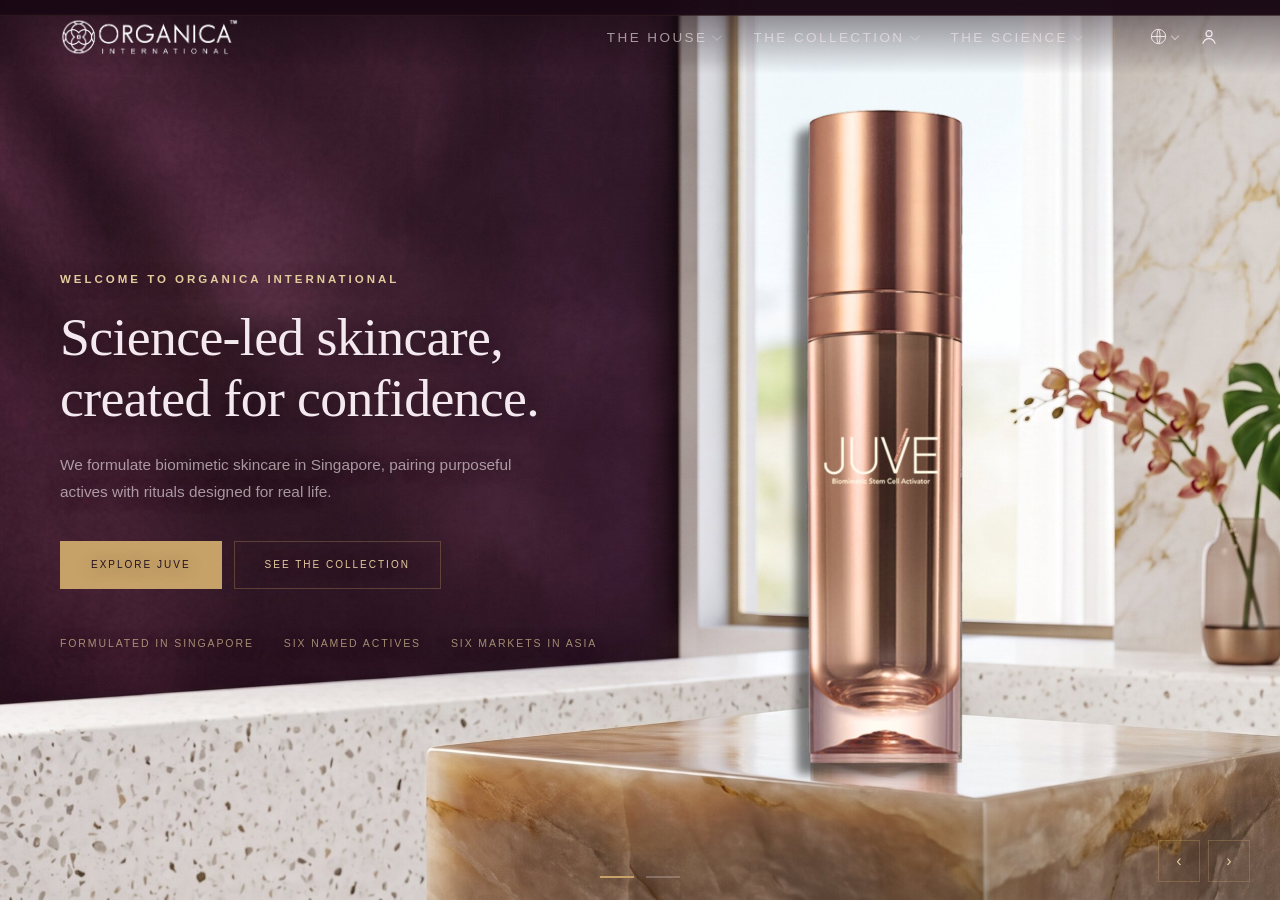
<file: index.html>
<!DOCTYPE html>
<html lang="en">
<head>
<meta charset="utf-8">
<meta name="viewport" content="width=device-width, initial-scale=1">
<title>Home — Organica International</title>
  <link rel="stylesheet" href="assets/css/style.css?v=51">
</head>
<body class="home-page">
<header id="hdr">
  <div class="wrap nav">
    <a class="mark" href="index.html"><img src="assets/images/brand/logo.png" alt="Organica International"></a>
    <div class="navright">
      <div class="navlink">
        <a href="index.html" data-i="nav_house">The House<span class="car"></span></a>
        <div class="navdrop">
          <a href="house.html#story" data-i="d_story">About Us</a>
          <a href="house.html#contact" data-i="d_contact">Contact Us</a>
        </div>
      </div>
      <div class="navlink">
        <a href="shop.html" data-i="nav_collection">The Collection<span class="car"></span></a>
        <div class="navdrop">
          <a href="product-juve.html">JUVE</a>
          <a href="product-mask.html">Bright Mask</a>
          <a href="product-prepe.html">ProBio Prepé</a>
          <a href="product-elixir.html">Elixir Glow</a>
          <a href="product-repair.html">Repair+</a>
        </div>
      </div>
      <div class="navlink">
        <a href="learn.html" data-i="nav_science">The Science<span class="car"></span></a>
        <div class="navdrop">
          <a href="learn.html#blog" data-i="d_blog">Blog Posts</a>
          <a href="learn.html#videos" data-i="d_videos">Videos</a>
        </div>
      </div>
      <span class="navsep"></span>
      <div class="navicons">
        <div class="lang" id="lang">
          <button class="lang-btn" onclick="event.stopPropagation();document.getElementById('lang').classList.toggle('open')" aria-label="Language">
            <svg viewBox="0 0 24 24" width="19" height="19" stroke="currentColor" stroke-width="1.2" fill="none"><circle cx="12" cy="12" r="9"/><path d="M3 12h18M12 3c2.6 2.7 2.6 15.3 0 18M12 3c-2.6 2.7-2.6 15.3 0 18"/></svg>
            <span class="car"></span>
          </button>
          <div class="langmenu">
            <button onclick="setLang('en')" data-l="en">English</button>
            <button onclick="setLang('zh')" data-l="zh">中文</button>
            <button onclick="setLang('th')" data-l="th">ไทย</button>
            <button onclick="setLang('ko')" data-l="ko">한국어</button>
            <button onclick="setLang('ja')" data-l="ja">日本語</button>
          </div>
        </div>
        <button class="icon-btn" onclick="openAcct('signin')" aria-label="Account" data-i-title="nav_account">
          <svg viewBox="0 0 24 24"><circle cx="12" cy="8" r="3.6"/><path d="M4.5 20c1.6-4 5-6 7.5-6s5.9 2 7.5 6"/></svg>
        </button>
        <button class="burger" type="button" onclick="toggleDrawer(event)" aria-label="Open navigation" aria-controls="drawer" aria-expanded="false"><i></i><i></i><i></i></button>
      </div>
    </div>
  </div>
</header>

<nav class="drawer" id="drawer" aria-label="Mobile navigation">
  <div class="drawer-group"><div class="drawer-row"><a href="index.html" data-i="nav_house">The House</a><button class="drawer-toggle" type="button" onclick="toggleDrawerGroup(event,this)" aria-label="Show House links" aria-expanded="false"><i></i></button></div><div class="drawer-panel"><a class="drawer-sub" href="house.html#story" data-i="d_story">About Us</a><a class="drawer-sub" href="house.html#contact" data-i="d_contact">Contact Us</a></div></div>
  <div class="drawer-group"><div class="drawer-row"><a href="shop.html" data-i="nav_collection">The Collection</a><button class="drawer-toggle" type="button" onclick="toggleDrawerGroup(event,this)" aria-label="Show Collection links" aria-expanded="false"><i></i></button></div><div class="drawer-panel"><a class="drawer-sub" href="product-juve.html">JUVE</a><a class="drawer-sub" href="product-mask.html">Bright Mask</a><a class="drawer-sub" href="product-prepe.html">ProBio Prepé</a><a class="drawer-sub" href="product-elixir.html">Elixir Glow</a><a class="drawer-sub" href="product-repair.html">Repair+</a></div></div>
  <div class="drawer-group"><div class="drawer-row"><a href="learn.html" data-i="nav_science">The Science</a><button class="drawer-toggle" type="button" onclick="toggleDrawerGroup(event,this)" aria-label="Show Science links" aria-expanded="false"><i></i></button></div><div class="drawer-panel"><a class="drawer-sub" href="learn.html#blog" data-i="d_blog">Blog Posts</a><a class="drawer-sub" href="learn.html#videos" data-i="d_videos">Videos</a></div></div>
</nav>

<!-- Landing-only scroll viewport. All snap and motion rules are scoped to this wrapper. -->
<div id="landing-page-wrapper">
<main>
<section class="hero" id="top">
  <div class="slides" id="slides">
    <div class="slide hero-art-slide on">
      <picture>
        <source media="(max-width: 700px)" srcset="assets/images/hero/Mobile%20Main%20Banner.jpg">
        <img class="hero-art-bg" src="assets/images/hero/Banner%20main.jpg" alt="" aria-hidden="true">
      </picture>
      <div class="wrap sgrid">
        <div class="scopy">
          <p class="eyebrow" data-i="s1_eyebrow">Welcome to Organica International</p>
          <h1 data-i="s1_h">Science-led skincare, created for confidence.</h1>
          <p class="lede" data-i="s1_p">We formulate biomimetic skincare in Singapore, pairing purposeful actives with rituals designed for real life.</p>
          <div class="scta">
            <a class="btn btn-solid" href="product-juve.html" data-i="s1_cta1">Explore JUVE</a>
            <a class="btn btn-ghost" href="shop.html" data-i="s1_cta2">See the collection</a>
          </div>
          <div class="smeta">
            <span data-i="s1_m1">Formulated in Singapore</span>
            <span data-i="s1_m2">Six named actives</span>
            <span data-i="s1_m3">Six markets in Asia</span>
          </div>
        </div>
        <div class="stage"><img class="hbottle" src="[data-uri]" alt="JUVE facial mist"></div>
      </div>
    </div>
    <div class="slide slide-media slide-banner">
      <picture>
        <source media="(max-width: 700px)" srcset="assets/images/hero/Mobile%20Banner.jpg">
        <img class="simg" src="assets/images/hero/Banner2.jpg" alt="Organica product banners for JUVE, Bright+ and ProBio Prepé">
      </picture>
    </div>
  </div>
  <div class="dots" id="dots"></div>
  <div class="arrows"><button onclick="go(-1)" aria-label="Previous">‹</button><button onclick="go(1)" aria-label="Next">›</button></div>
</section>

<section class="tagline discovery-chapter" id="discover-organica"><div class="wrap discovery-heading">
  <p class="eyebrow" data-i="discover_organica">Discover Organica</p>
  <h2 data-i="tag_h">Formulated close to home. Explained all the way through.</h2>
  <p class="tag-p" data-i="tag_p">Organica International is the skincare arm of a Singapore beauty group with forty years behind it — built for Asian skin and climate rather than adapted from somewhere else, with every active named so nothing has to be taken on faith.</p>
</div>
<div class="wrap discovery-destinations">
  <div class="explore">
    <a class="expcard" href="house.html">
      <div class="ph-bg"><img src="assets/images/landing/The house.jpg" alt="Organica skincare specialist examining a formulation in the laboratory"></div>
      <div class="body">
        <span class="n">01</span>
        <h3 data-i="e1_h">The House</h3>
        <p data-i="e1_p">Discover the heritage, expertise and milestones that shaped Organica’s approach to purposeful skincare.</p>
        <span class="go2"><span></span><em style="font-style:normal" data-i="t_go">Enter</em></span>
      </div>
    </a>
    <a class="expcard" href="shop.html">
      <div class="ph-bg"><img src="assets/images/landing/The Collection.jpg" alt="The Organica skincare collection arranged in a formulation laboratory"></div>
      <div class="body">
        <span class="n">02</span>
        <h3 data-i="e2_h">The Collection</h3>
        <p data-i="e2_p">Explore biomimetic skincare created around purposeful actives, complementary rituals and clearly explained formulations.</p>
        <span class="go2"><span></span><em style="font-style:normal" data-i="t_go">Enter</em></span>
      </div>
    </a>
    <a class="expcard" href="learn.html">
      <div class="ph-bg"><img src="assets/images/landing/The Science.jpg" alt="Skincare formulation science illustrated with molecular structures and serum textures"></div>
      <div class="body">
        <span class="n">03</span>
        <h3 data-i="e3_h">The Science</h3>
        <p data-i="e3_p">Discover the ingredients, formulation technologies and guided rituals behind visible, effective skincare results.</p>
        <span class="go2"><span></span><em style="font-style:normal" data-i="t_go">Enter</em></span>
      </div>
    </a>
  </div>
  <a class="discovery-next" href="#guided-rituals"><span data-i="see_guided_rituals">See Guided Rituals</span><i aria-hidden="true">&#8595;</i></a>
</div></section>

<section class="section home-video" id="guided-rituals"><div class="wrap">
  <div class="shead" style="text-align:center;max-width:none">
    <p class="eyebrow" data-i="home_vid_eyebrow">Guided Rituals</p>
    <h2 data-i="home_vid_h">Discover the Rituals Behind Radiant Skin</h2>
    <p class="ritual-intro" data-i="home_vid_p">A curated video guide to using each Organica ritual with clarity and confidence.</p>
  </div>
  <div class="ritual-carousel" id="ritualCarousel" tabindex="0" aria-label="Organica ritual videos">
    <button class="ritual-arrow ritual-prev" type="button" aria-label="Previous video">‹</button>
    <div class="ritual-viewport">
      <div class="ritual-track">
        <a class="vidcard ritual-slide" href="https://youtu.be/va2E1YOjwcc" target="_blank" rel="noopener">
          <div class="frame"><img src="assets/images/video/video-thumb-juve.jpg" alt="JUVE video"><div class="play"></div></div>
          <div class="b"><h4 data-i="home_vid_juve_h">Rediscover the Beauty of Youthful-Looking Skin | JUVE Biomimetic Stem Cell Activator</h4></div>
        </a>
        <a class="vidcard ritual-slide" href="https://youtu.be/pMdF0AbaLTM" target="_blank" rel="noopener">
          <div class="frame"><img src="assets/images/video/video-thumb-brightmask.jpg" alt="Bright+ video"><div class="play"></div></div>
          <div class="b"><h4 data-i="home_vid_mask_h">90 Days to Brighter, Smoother &amp; Radiant-Looking Skin | Discover Bright+ Fullerene Fibre Silk Mask</h4></div>
        </a>
        <a class="vidcard ritual-slide" href="https://youtu.be/SM0hr0c4k_A?si=zeN3kI72yrWNc-8s" target="_blank" rel="noopener">
          <div class="frame"><img src="assets/images/video/video-thumb-prepe.jpg" alt="ProBio Prepé video"><div class="play"></div></div>
          <div class="b"><h4 data-i="home_vid_prepe_h">Not Your Average Cleanser, ProBio Prepé | 6-in-1 Probiotic Skincare Innovation</h4></div>
        </a>
      </div>
    </div>
    <button class="ritual-arrow ritual-next" type="button" aria-label="Next video">›</button>
    <div class="ritual-dots" aria-label="Choose a video"></div>
  </div>
</div></section>

</main>
<footer>
  <div class="wrap">
    <div class="fgrid">
      <div>
        <a class="mark footer-mark" href="index.html"><img src="assets/images/brand/logo.png" alt="Organica International"></a>
        <p style="margin-top:16px;max-width:34ch" data-i="footer_desc">Biomimetic skincare formulated in Singapore, sold across six markets in Asia.</p>
      </div>
      <div><h4 data-i="f_shop">Discover</h4><ul>
        <li><a href="product-juve.html">JUVE</a></li>
        <li><a href="product-mask.html">Bright Mask</a></li>
        <li><a href="product-prepe.html">ProBio Prepé</a></li>
        <li><a href="product-elixir.html">Elixir Glow</a></li>
        <li><a href="product-repair.html">Repair+</a></li></ul></div>
      <div><h4 data-i="f_company">Company</h4><ul>
        <li><a href="house.html" data-i="nav_house">The House</a></li>
        <li><a href="learn.html" data-i="nav_learn">Learn</a></li>
        <li></li>
        <li><a href="house.html#contact" data-i="f_contact">Contact</a></li></ul></div>
    </div>
    <div class="fbase">
      <span data-i="footer_copyright">© 2026 Organica International</span>
    </div>
  </div>
</footer>
</div>

<div class="scrim" id="scrim" onclick="closeAcct()"></div>
<aside class="acct" id="acct" role="dialog" aria-label="Account">
  <div class="atop">
    <p class="eyebrow" data-i="nav_account">Account</p>
    <button onclick="closeAcct()" aria-label="Close" style="font-size:21px">×</button>
  </div>
  <p class="gate" id="gatemsg"></p>
  <div class="atabs" id="atabs">
    <button class="on" onclick="atab('signin')" data-i="a_signin">Sign in</button>
    <button onclick="atab('create')" data-i="a_create">Create account</button>
  </div>
  <div class="abody">
    <div id="v-signin">
      <div class="field"><label data-i="a_email">Email</label><input type="email" placeholder="you@email.com"></div>
      <div class="field"><label data-i="a_pw">Password</label><input type="password" placeholder="••••••••"></div>
      <button class="btn btn-solid" onclick="atab('member')" data-i="a_signin">Sign in</button>
      <p class="helper"><a href="#" data-i="a_forgot">Reset your password</a></p>
      <div class="divider" data-i="or">or</div>
      <p class="helper" data-i="a_guest">You can also check out as a guest. We will create an account for you on the confirmation page, with your order already in it.</p>
    </div>
    <div id="v-create" class="hidden">
      <div class="field"><label data-i="a_name">Name</label><input placeholder="Full name"></div>
      <div class="field"><label data-i="a_email">Email</label><input type="email" placeholder="you@email.com"></div>
      <div class="field"><label data-i="a_pw">Password</label><input type="password" placeholder="At least 8 characters"></div>
      <button class="btn btn-solid" onclick="atab('member')" data-i="a_create">Create account</button>
      <p class="helper" data-i="a_createnote">An account saves your delivery details, tracks your course, and holds the credit earned on every order.</p>
    </div>
    <div id="v-member" class="hidden">
      <p class="eyebrow" data-i="a_signedin">Signed in</p>
      <h3 style="margin:8px 0 24px;font-size:26px">Fei</h3>
      <div class="bals">
        <div class="bal"><p class="k" data-i="a_credit">Store credit</p><p class="v">&mdash;</p><p class="s" data-i="a_credit_s">Applied at checkout</p></div>
        <div class="bal"><p class="k" data-i="a_referrals">Referrals</p><p class="v">&mdash;</p><p class="s" data-i="a_referrals_s">Credit earned</p></div>
      </div>
      <p class="eyebrow" style="margin-bottom:4px" data-i="a_current">Current course</p>
      <div class="arow"><strong>JUVE</strong><span>&mdash;</span></div>
      <div class="arow"><strong data-i="a_next">Next delivery</strong><span data-i="not_scheduled">Not scheduled</span></div>
      <div class="arow"><strong data-i="a_orders">Order history</strong><span>&mdash;</span></div>
      <div class="arow"><strong data-i="a_addr">Delivery address</strong><span data-i="edit">Edit</span></div>
      <button class="btn btn-ghost" style="margin-top:24px;width:100%" onclick="atab('signin')" data-i="a_signout">Sign out</button>
    </div>
  </div>
</aside>

<script src="assets/js/app.js?v=32"></script>
</body>
</html>
</file>
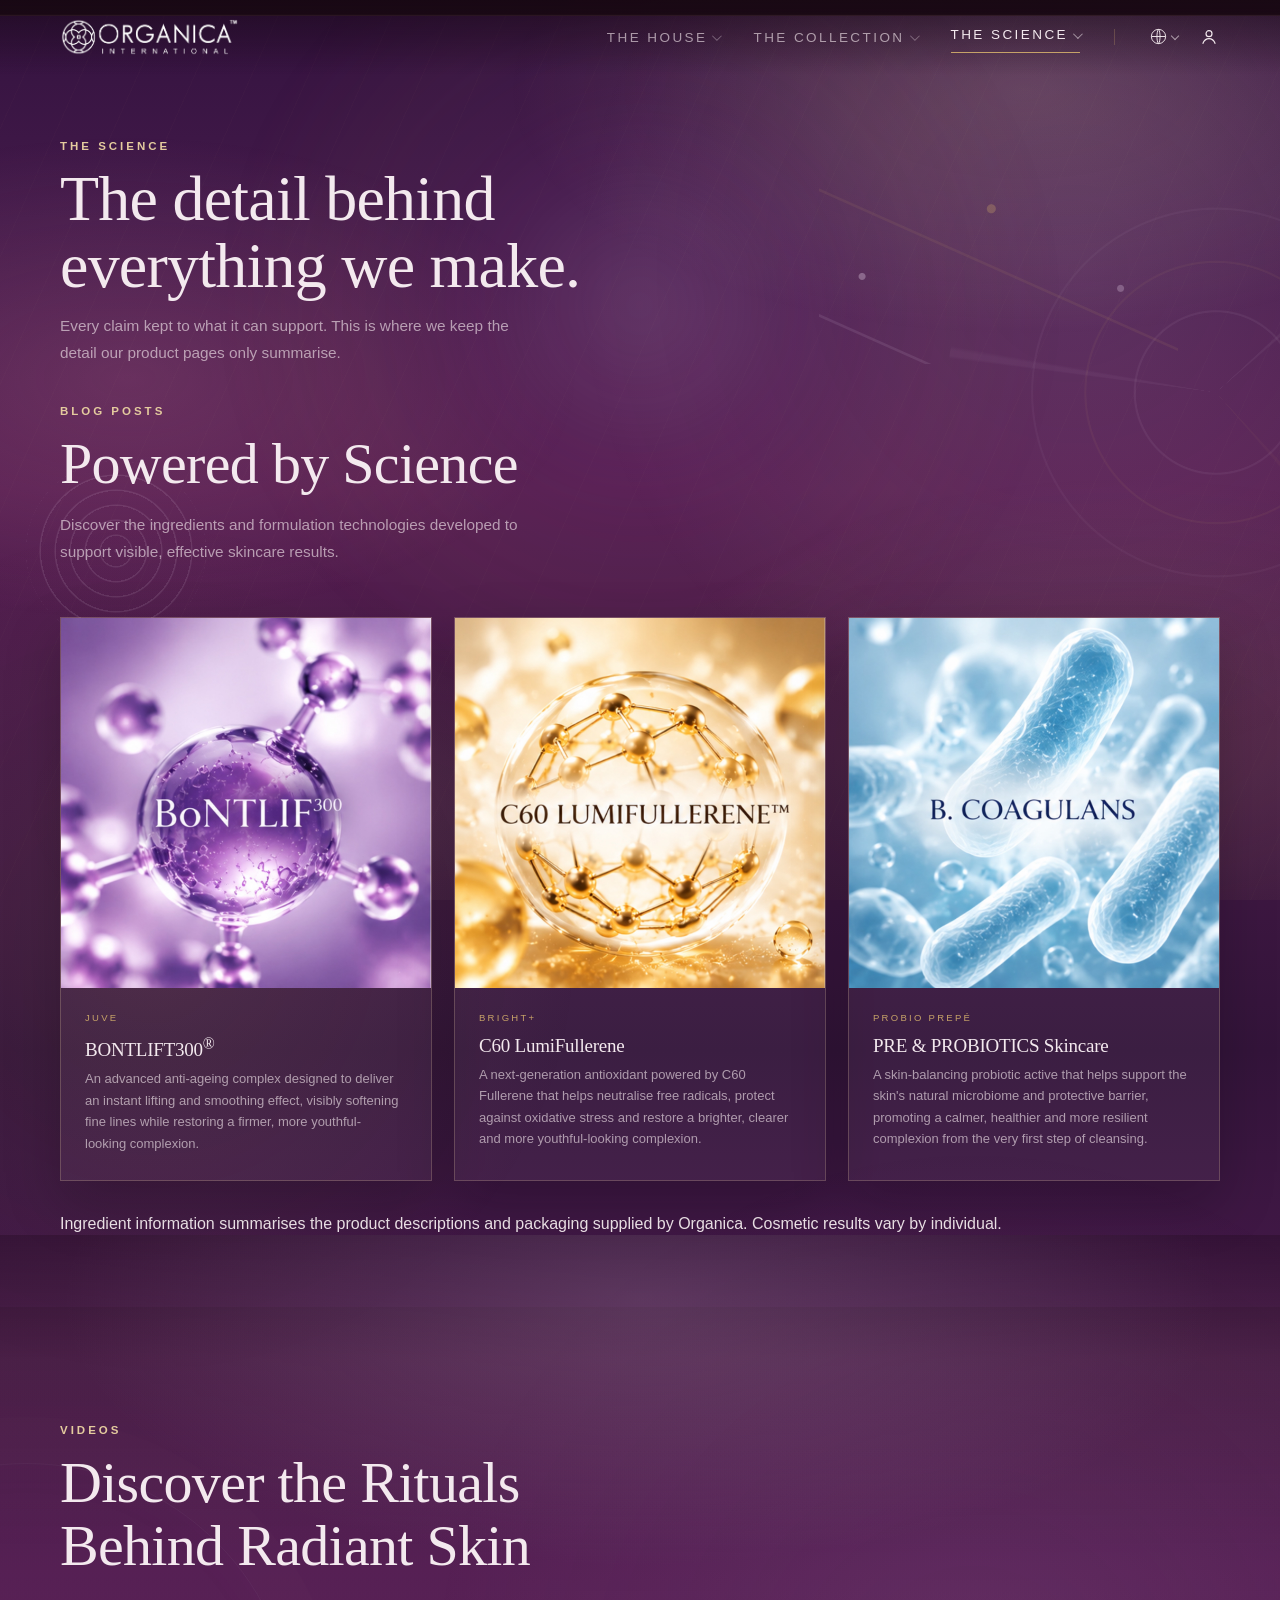
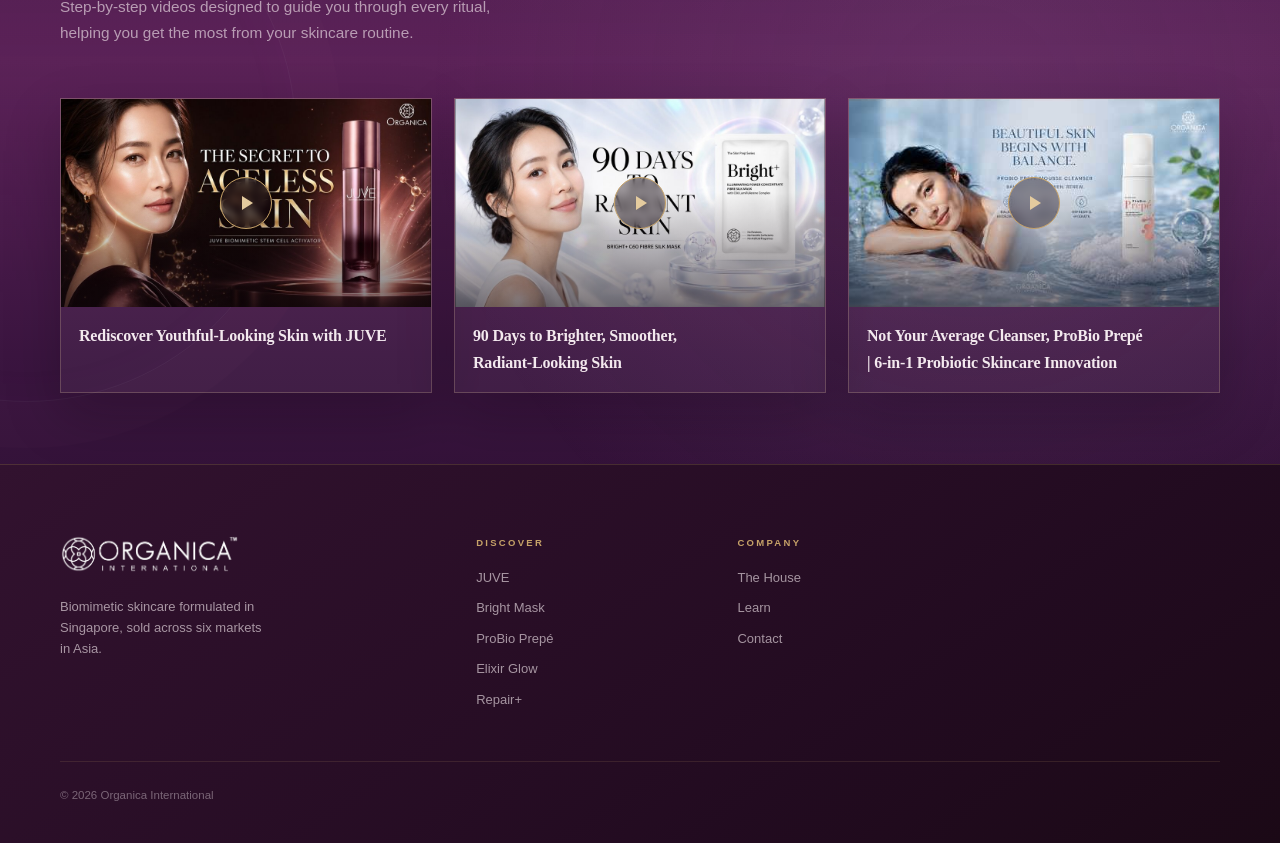
<file: learn.html>
<!DOCTYPE html>
<html lang="en">
<head>
<meta charset="utf-8">
<meta name="viewport" content="width=device-width, initial-scale=1">
<title>The Science — Organica International</title>
<link rel="stylesheet" href="assets/css/style.css?v=51">
</head>
<body class="science-page">
<header id="hdr">
  <div class="wrap nav">
    <a class="mark" href="index.html"><img src="assets/images/brand/logo.png" alt="Organica International"></a>
    <div class="navright">
      <div class="navlink">
        <a href="index.html" data-i="nav_house">The House<span class="car"></span></a>
        <div class="navdrop">
          <a href="house.html#story" data-i="d_story">About Us</a>
          <a href="house.html#contact" data-i="d_contact">Contact Us</a>
        </div>
      </div>
      <div class="navlink">
        <a href="shop.html" data-i="nav_collection">The Collection<span class="car"></span></a>
        <div class="navdrop">
          <a href="product-juve.html">JUVE</a>
          <a href="product-mask.html">Bright Mask</a>
          <a href="product-prepe.html">ProBio Prepé</a>
          <a href="product-elixir.html">Elixir Glow</a>
          <a href="product-repair.html">Repair+</a>
        </div>
      </div>
      <div class="navlink">
        <a href="learn.html" class="active" data-i="nav_science">The Science<span class="car"></span></a>
        <div class="navdrop">
          <a href="learn.html#blog" data-i="d_blog">Blog Posts</a>
          <a href="learn.html#videos" data-i="d_videos">Videos</a>
        </div>
      </div>
      <span class="navsep"></span>
      <div class="navicons">
        <div class="lang" id="lang">
          <button class="lang-btn" onclick="event.stopPropagation();document.getElementById('lang').classList.toggle('open')" aria-label="Language">
            <svg viewBox="0 0 24 24" width="19" height="19" stroke="currentColor" stroke-width="1.2" fill="none"><circle cx="12" cy="12" r="9"/><path d="M3 12h18M12 3c2.6 2.7 2.6 15.3 0 18M12 3c-2.6 2.7-2.6 15.3 0 18"/></svg>
            <span class="car"></span>
          </button>
          <div class="langmenu">
            <button onclick="setLang('en')" data-l="en">English</button>
            <button onclick="setLang('zh')" data-l="zh">中文</button>
            <button onclick="setLang('th')" data-l="th">ไทย</button>
            <button onclick="setLang('ko')" data-l="ko">한국어</button>
            <button onclick="setLang('ja')" data-l="ja">日本語</button>
          </div>
        </div>
        <button class="icon-btn" onclick="openAcct('signin')" aria-label="Account" data-i-title="nav_account">
          <svg viewBox="0 0 24 24"><circle cx="12" cy="8" r="3.6"/><path d="M4.5 20c1.6-4 5-6 7.5-6s5.9 2 7.5 6"/></svg>
        </button>
        <button class="burger" type="button" onclick="toggleDrawer(event)" aria-label="Open navigation" aria-controls="drawer" aria-expanded="false"><i></i><i></i><i></i></button>
      </div>
    </div>
  </div>
</header>

<nav class="drawer" id="drawer" aria-label="Mobile navigation">
  <div class="drawer-group"><div class="drawer-row"><a href="index.html" data-i="nav_house">The House</a><button class="drawer-toggle" type="button" onclick="toggleDrawerGroup(event,this)" aria-label="Show House links" aria-expanded="false"><i></i></button></div><div class="drawer-panel"><a class="drawer-sub" href="house.html#story" data-i="d_story">About Us</a><a class="drawer-sub" href="house.html#contact" data-i="d_contact">Contact Us</a></div></div>
  <div class="drawer-group"><div class="drawer-row"><a href="shop.html" data-i="nav_collection">The Collection</a><button class="drawer-toggle" type="button" onclick="toggleDrawerGroup(event,this)" aria-label="Show Collection links" aria-expanded="false"><i></i></button></div><div class="drawer-panel"><a class="drawer-sub" href="product-juve.html">JUVE</a><a class="drawer-sub" href="product-mask.html">Bright Mask</a><a class="drawer-sub" href="product-prepe.html">ProBio Prepé</a><a class="drawer-sub" href="product-elixir.html">Elixir Glow</a><a class="drawer-sub" href="product-repair.html">Repair+</a></div></div>
  <div class="drawer-group"><div class="drawer-row"><a href="learn.html" data-i="nav_science">The Science</a><button class="drawer-toggle" type="button" onclick="toggleDrawerGroup(event,this)" aria-label="Show Science links" aria-expanded="false"><i></i></button></div><div class="drawer-panel"><a class="drawer-sub" href="learn.html#blog" data-i="d_blog">Blog Posts</a><a class="drawer-sub" href="learn.html#videos" data-i="d_videos">Videos</a></div></div>
</nav>

<main>
<section class="pagehero"><div class="wrap">
  <p class="eyebrow" data-i="sci_eyebrow">The Science</p>
  <h1 data-i="sci_h">The detail behind everything we make.</h1>
  <p class="lede" data-i="sci_p">Every claim kept to what it can support. This is where we keep the detail our product pages only summarise.</p>
</div></section>

<section class="section sci-anchor" id="blog" style="padding-top:16px"><div class="wrap">
  <div class="shead">
    <p class="eyebrow" data-i="blog_eyebrow">Blog Posts</p>
    <h2 data-i="blog_h">Powered by Science</h2>
    <p class="lede" data-i="blog_p">Discover the ingredients and formulation technologies developed to support visible, effective skincare results.</p>
  </div>
  <div class="artgrid">
    <a class="artcard" href="product-juve.html">
      <div class="top"><img src="assets/images/science/science-bontlift300.jpg" alt="BONTLIFT300 registered active technology"></div>
      <div class="b"><p class="kk">JUVE</p><h3>BONTLIFT300<sup>®</sup></h3><p data-i="blog_juve_p">An advanced anti-ageing complex designed to deliver an instant lifting and smoothing effect, visibly softening fine lines while restoring a firmer, more youthful-looking complexion.</p></div>
    </a>
    <a class="artcard" href="product-mask.html">
      <div class="top"><img src="assets/images/science/science-c60-lumifullerene.jpg" alt="C60 LumiFullerene antioxidant technology"></div>
      <div class="b"><p class="kk">Bright+</p><h3>C60 LumiFullerene</h3><p data-i="blog_bright_p">A next-generation antioxidant powered by C60 Fullerene that helps neutralise free radicals, protect against oxidative stress and restore a brighter, clearer and more youthful-looking complexion.</p></div>
    </a>
    <a class="artcard" href="product-prepe.html">
      <div class="top"><img src="assets/images/science/science-probiotics.jpg" alt="Bacillus coagulans probiotic skincare technology"></div>
      <div class="b"><p class="kk">ProBio Prepé</p><h3>PRE &amp; PROBIOTICS Skincare</h3><p data-i="blog_prepe_p">A skin-balancing probiotic active that helps support the skin's natural microbiome and protective barrier, promoting a calmer, healthier and more resilient complexion from the very first step of cleansing.</p></div>
    </a>
  </div>
  <p class="fineprint" style="margin-top:30px" data-i="blog_note">Ingredient information summarises the product descriptions and packaging supplied by Organica. Cosmetic results vary by individual.</p>
</div></section>

<section class="section sci-anchor" id="videos"><div class="wrap">
  <div class="shead">
    <p class="eyebrow" data-i="vid_eyebrow">Videos</p>
    <h2 data-i="vid_h">Discover the Rituals Behind Radiant Skin</h2>
    <p class="lede" data-i="vid_p">Step-by-step videos designed to guide you through every ritual, helping you get the most from your skincare routine.</p>
  </div>
  <div class="vidgrid">
    <a class="vidcard" href="https://youtu.be/va2E1YOjwcc" target="_blank" rel="noopener"><div class="frame"><img src="assets/images/video/video-thumb-juve.jpg" alt="JUVE skincare ritual video"><div class="play"></div></div><div class="b"><h4 data-i="science_vid_juve">Rediscover Youthful-Looking Skin with JUVE</h4></div></a>
    <a class="vidcard" href="https://youtu.be/pMdF0AbaLTM" target="_blank" rel="noopener"><div class="frame"><img src="assets/images/video/video-thumb-brightmask.jpg" alt="Bright+ fibre silk mask video"><div class="play"></div></div><div class="b"><h4 data-i="science_vid_bright">90 Days to Brighter, Smoother, Radiant-Looking Skin</h4></div></a>
    <a class="vidcard" href="https://youtu.be/SM0hr0c4k_A?si=zeN3kI72yrWNc-8s" target="_blank" rel="noopener"><div class="frame"><img src="assets/images/video/video-thumb-prepe.jpg" alt="ProBio Prepé cleanser video"><div class="play"></div></div><div class="b"><h4 data-i="home_vid_prepe_h">Not Your Average Cleanser, ProBio Prepé | 6-in-1 Probiotic Skincare Innovation</h4></div></a>
  </div>
</div></section>

</main>
<footer>
  <div class="wrap">
    <div class="fgrid">
      <div>
        <a class="mark footer-mark" href="index.html"><img src="assets/images/brand/logo.png" alt="Organica International"></a>
        <p style="margin-top:16px;max-width:34ch" data-i="footer_desc">Biomimetic skincare formulated in Singapore, sold across six markets in Asia.</p>
      </div>
      <div><h4 data-i="f_shop">Discover</h4><ul>
        <li><a href="product-juve.html">JUVE</a></li>
        <li><a href="product-mask.html">Bright Mask</a></li>
        <li><a href="product-prepe.html">ProBio Prepé</a></li>
        <li><a href="product-elixir.html">Elixir Glow</a></li>
        <li><a href="product-repair.html">Repair+</a></li></ul></div>
      <div><h4 data-i="f_company">Company</h4><ul>
        <li><a href="house.html" data-i="nav_house">The House</a></li>
        <li><a href="learn.html" data-i="nav_learn">Learn</a></li>
        <li></li>
        <li><a href="house.html#contact" data-i="f_contact">Contact</a></li></ul></div>
    </div>
    <div class="fbase">
      <span data-i="footer_copyright">© 2026 Organica International</span>
    </div>
  </div>
</footer>

<div class="scrim" id="scrim" onclick="closeAcct()"></div>
<aside class="acct" id="acct" role="dialog" aria-label="Account">
  <div class="atop">
    <p class="eyebrow" data-i="nav_account">Account</p>
    <button onclick="closeAcct()" aria-label="Close" style="font-size:21px">×</button>
  </div>
  <p class="gate" id="gatemsg"></p>
  <div class="atabs" id="atabs">
    <button class="on" onclick="atab('signin')" data-i="a_signin">Sign in</button>
    <button onclick="atab('create')" data-i="a_create">Create account</button>
  </div>
  <div class="abody">
    <div id="v-signin">
      <div class="field"><label data-i="a_email">Email</label><input type="email" placeholder="you@email.com"></div>
      <div class="field"><label data-i="a_pw">Password</label><input type="password" placeholder="••••••••"></div>
      <button class="btn btn-solid" onclick="atab('member')" data-i="a_signin">Sign in</button>
      <p class="helper"><a href="#" data-i="a_forgot">Reset your password</a></p>
      <div class="divider" data-i="or">or</div>
      <p class="helper" data-i="a_guest">You can also check out as a guest. We will create an account for you on the confirmation page, with your order already in it.</p>
    </div>
    <div id="v-create" class="hidden">
      <div class="field"><label data-i="a_name">Name</label><input placeholder="Full name"></div>
      <div class="field"><label data-i="a_email">Email</label><input type="email" placeholder="you@email.com"></div>
      <div class="field"><label data-i="a_pw">Password</label><input type="password" placeholder="At least 8 characters"></div>
      <button class="btn btn-solid" onclick="atab('member')" data-i="a_create">Create account</button>
      <p class="helper" data-i="a_createnote">An account saves your delivery details, tracks your course, and holds the credit earned on every order.</p>
    </div>
    <div id="v-member" class="hidden">
      <p class="eyebrow" data-i="a_signedin">Signed in</p>
      <h3 style="margin:8px 0 24px;font-size:26px">Fei</h3>
      <div class="bals">
        <div class="bal"><p class="k" data-i="a_credit">Store credit</p><p class="v">&mdash;</p><p class="s" data-i="a_credit_s">Applied at checkout</p></div>
        <div class="bal"><p class="k" data-i="a_referrals">Referrals</p><p class="v">&mdash;</p><p class="s" data-i="a_referrals_s">Credit earned</p></div>
      </div>
      <p class="eyebrow" style="margin-bottom:4px" data-i="a_current">Current course</p>
      <div class="arow"><strong>JUVE</strong><span>&mdash;</span></div>
      <div class="arow"><strong data-i="a_next">Next delivery</strong><span data-i="not_scheduled">Not scheduled</span></div>
      <div class="arow"><strong data-i="a_orders">Order history</strong><span>&mdash;</span></div>
      <div class="arow"><strong data-i="a_addr">Delivery address</strong><span data-i="edit">Edit</span></div>
      <button class="btn btn-ghost" style="margin-top:24px;width:100%" onclick="atab('signin')" data-i="a_signout">Sign out</button>
    </div>
  </div>
</aside>

<script src="assets/js/app.js?v=32"></script>
</body>
</html>
</file>
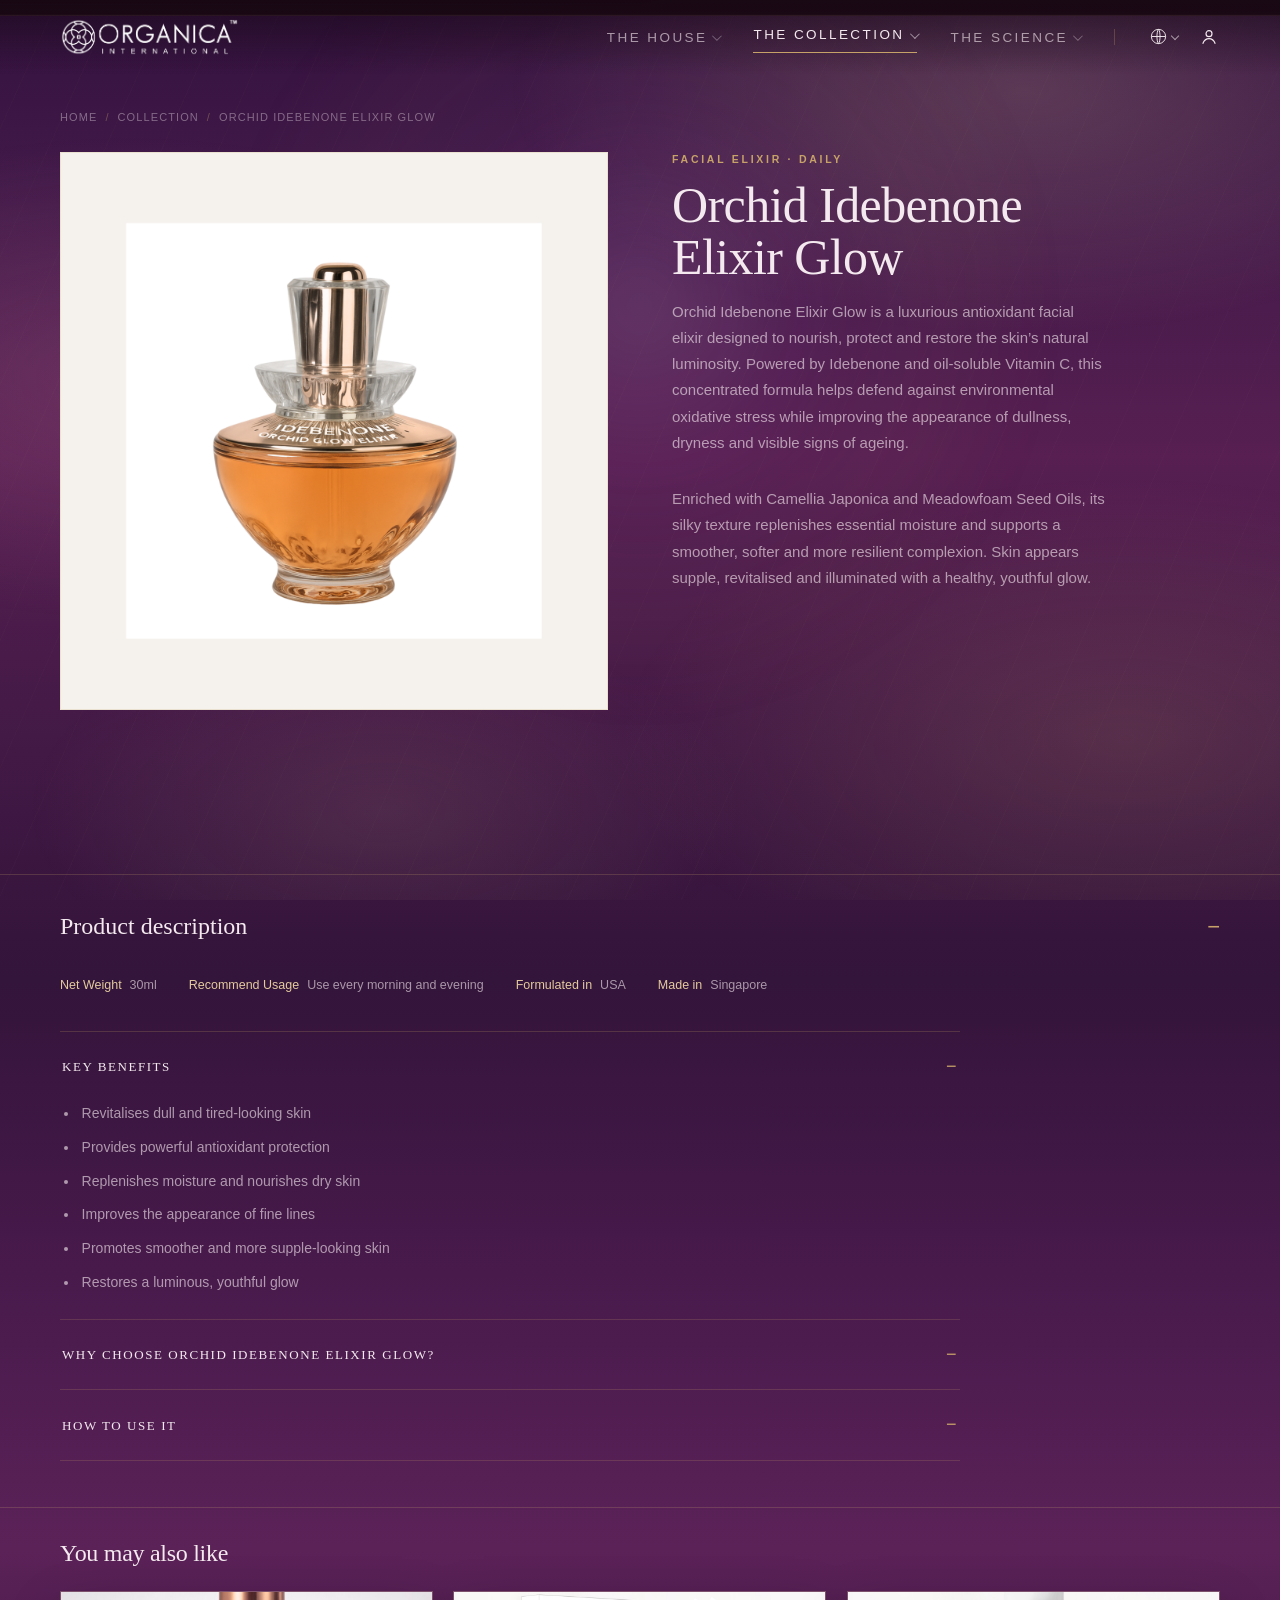
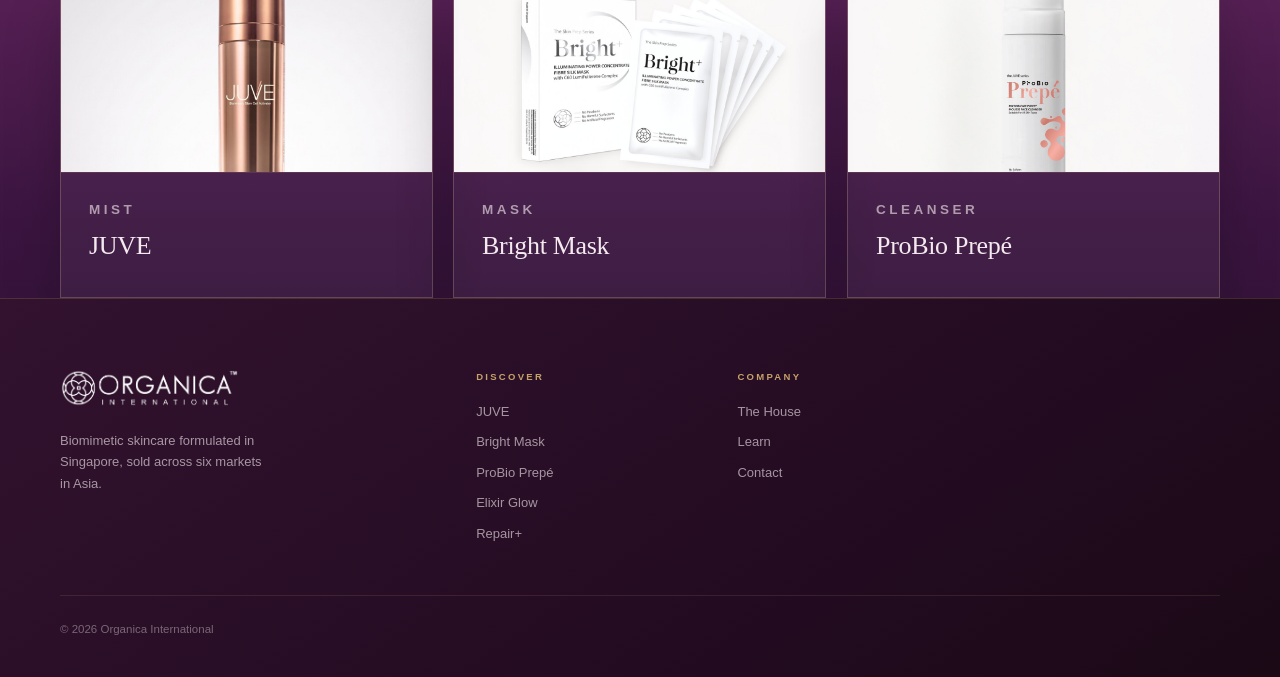
<file: product-elixir.html>
<!DOCTYPE html>
<html lang="en">
<head>
<meta charset="utf-8">
<meta name="viewport" content="width=device-width, initial-scale=1">
<title>Orchid Idebenone Elixir Glow — Organica International</title>
<link rel="stylesheet" href="assets/css/style.css?v=51">
</head>
<body class="elixir-page single-image-pdp">
<header id="hdr">
  <div class="wrap nav">
    <a class="mark" href="index.html"><img src="assets/images/brand/logo.png" alt="Organica International"></a>
    <div class="navright">
      <div class="navlink"><a href="index.html" data-i="nav_house">The House<span class="car"></span></a><div class="navdrop"><a href="house.html#story" data-i="d_story">About Us</a><a href="house.html#contact" data-i="d_contact">Contact Us</a></div></div>
      <div class="navlink"><a href="shop.html" class="active" data-i="nav_collection">The Collection<span class="car"></span></a><div class="navdrop"><a href="product-juve.html">JUVE</a><a href="product-mask.html">Bright Mask</a><a href="product-prepe.html">ProBio Prepé</a><a href="product-elixir.html">Elixir Glow</a><a href="product-repair.html">Repair+</a></div></div>
      <div class="navlink"><a href="learn.html" data-i="nav_science">The Science<span class="car"></span></a><div class="navdrop"><a href="learn.html#blog" data-i="d_blog">Blog Posts</a><a href="learn.html#videos" data-i="d_videos">Videos</a></div></div>
      <span class="navsep"></span>
      <div class="navicons">
        <div class="lang" id="lang"><button class="lang-btn" onclick="event.stopPropagation();document.getElementById('lang').classList.toggle('open')" aria-label="Language"><svg viewBox="0 0 24 24" width="19" height="19" stroke="currentColor" stroke-width="1.2" fill="none"><circle cx="12" cy="12" r="9"/><path d="M3 12h18M12 3c2.6 2.7 2.6 15.3 0 18M12 3c-2.6 2.7-2.6 15.3 0 18"/></svg><span class="car"></span></button><div class="langmenu"><button onclick="setLang('en')" data-l="en">English</button><button onclick="setLang('zh')" data-l="zh">中文</button><button onclick="setLang('th')" data-l="th">ไทย</button><button onclick="setLang('ko')" data-l="ko">한국어</button><button onclick="setLang('ja')" data-l="ja">日本語</button></div></div>
        <button class="icon-btn" onclick="openAcct('signin')" aria-label="Account" data-i-title="nav_account"><svg viewBox="0 0 24 24"><circle cx="12" cy="8" r="3.6"/><path d="M4.5 20c1.6-4 5-6 7.5-6s5.9 2 7.5 6"/></svg></button>
        <button class="burger" type="button" onclick="toggleDrawer(event)" aria-label="Open navigation" aria-controls="drawer" aria-expanded="false"><i></i><i></i><i></i></button>
      </div>
    </div>
  </div>
</header>
<nav class="drawer" id="drawer" aria-label="Mobile navigation">
  <div class="drawer-group"><div class="drawer-row"><a href="index.html" data-i="nav_house">The House</a><button class="drawer-toggle" type="button" onclick="toggleDrawerGroup(event,this)" aria-label="Show House links" aria-expanded="false"><i></i></button></div><div class="drawer-panel"><a class="drawer-sub" href="house.html#story" data-i="d_story">About Us</a><a class="drawer-sub" href="house.html#contact" data-i="d_contact">Contact Us</a></div></div>
  <div class="drawer-group"><div class="drawer-row"><a href="shop.html" data-i="nav_collection">The Collection</a><button class="drawer-toggle" type="button" onclick="toggleDrawerGroup(event,this)" aria-label="Show Collection links" aria-expanded="false"><i></i></button></div><div class="drawer-panel"><a class="drawer-sub" href="product-juve.html">JUVE</a><a class="drawer-sub" href="product-mask.html">Bright Mask</a><a class="drawer-sub" href="product-prepe.html">ProBio Prepé</a><a class="drawer-sub" href="product-elixir.html">Elixir Glow</a><a class="drawer-sub" href="product-repair.html">Repair+</a></div></div>
  <div class="drawer-group"><div class="drawer-row"><a href="learn.html" data-i="nav_science">The Science</a><button class="drawer-toggle" type="button" onclick="toggleDrawerGroup(event,this)" aria-label="Show Science links" aria-expanded="false"><i></i></button></div><div class="drawer-panel"><a class="drawer-sub" href="learn.html#blog" data-i="d_blog">Blog Posts</a><a class="drawer-sub" href="learn.html#videos" data-i="d_videos">Videos</a></div></div>
</nav>
<main>
  <nav class="crumb wrap"><a href="index.html" data-i="crumb_home">Home</a><span>/</span><a href="shop.html" data-i="crumb_collection">Collection</a><span>/</span>Orchid Idebenone Elixir Glow</nav>
  <section class="pdp"><div class="wrap pdp-grid">
    <div class="pdp-gallery"><div class="pdp-main"><img class="pdp-photo" src="assets/images/products/Elixir Glow.png" alt="Orchid Idebenone Elixir Glow"></div></div>
    <div class="pdp-info">
      <p class="pkind">Facial elixir · Daily</p>
      <h1>Orchid Idebenone Elixir Glow</h1>
      <p class="pdp-desc">Orchid Idebenone Elixir Glow is a luxurious antioxidant facial elixir designed to nourish, protect and restore the skin’s natural luminosity. Powered by Idebenone and oil-soluble Vitamin C, this concentrated formula helps defend against environmental oxidative stress while improving the appearance of dullness, dryness and visible signs of ageing.</p>
      <p class="pdp-desc">Enriched with Camellia Japonica and Meadowfoam Seed Oils, its silky texture replenishes essential moisture and supports a smoother, softer and more resilient complexion. Skin appears supple, revitalised and illuminated with a healthy, youthful glow.</p>
    </div>
  </div></section>
  <div class="pdp-description"><div class="wrap">
    <details class="pdp-desc-toggle" open><summary data-i="pdp_desc_h">Product description</summary><div class="pdp-desc-body">
      <div class="pdp-meta"><div><strong data-i="meta_net_weight">Net Weight</strong><span>30ml</span></div><div><strong data-i="meta_recommend_usage">Recommend Usage</strong><span>Use every morning and evening</span></div><div><strong data-i="meta_formulated">Formulated in</strong><span>USA</span></div><div><strong data-i="meta_made">Made in</strong><span data-i="meta_singapore">Singapore</span></div></div>
      <div class="pdp-accordion">
        <details open><summary>Key Benefits</summary><div class="acc-body"><ul class="pdp-copy-list"><li>Revitalises dull and tired-looking skin</li><li>Provides powerful antioxidant protection</li><li>Replenishes moisture and nourishes dry skin</li><li>Improves the appearance of fine lines</li><li>Promotes smoother and more supple-looking skin</li><li>Restores a luminous, youthful glow</li></ul></div></details>
        <details><summary>Why Choose Orchid Idebenone Elixir Glow?</summary><div class="acc-body"><ul class="pdp-copy-list"><li>Powered by Idebenone, an advanced antioxidant</li><li>Enhanced with oil-soluble Vitamin C for radiance</li><li>Nourishing Camellia Japonica and Meadowfoam Seed Oils</li><li>Helps protect the skin from environmental stressors</li><li>Silky, lightweight texture for a radiant finish</li><li>Suitable for skin experiencing dryness, dullness or visible ageing</li></ul></div></details>
        <details><summary data-i="pf_usage_lbl">How to use it</summary><div class="acc-body"><p>Apply 2–3 drops to cleansed skin. Gently massage over the face and neck until fully absorbed. Use every morning and evening. During the day, follow with sunscreen.</p></div></details>
      </div>
    </div></details>
  </div></div>
  <div class="pdp-related"><div class="wrap"><h2 data-i="related_h">You may also like</h2><div class="pdp-related-grid">
    <a class="pcard" href="product-juve.html"><div class="art" style="min-height:180px"><img class="card-photo" src="assets/images/products/juve/juve-product.jpg" alt="JUVE"></div><div class="pbody"><p class="pkind">Mist</p><h3>JUVE</h3></div></a>
    <a class="pcard" href="product-mask.html"><div class="art" style="min-height:180px"><img class="card-photo" src="assets/images/products/bright/bright-mask-product.jpg" alt="Bright Mask"></div><div class="pbody"><p class="pkind">Mask</p><h3>Bright Mask</h3></div></a>
    <a class="pcard" href="product-prepe.html"><div class="art" style="min-height:180px"><img class="card-photo" src="assets/images/products/prepe/prepe-gallery-1.jpg" alt="ProBio Prepé"></div><div class="pbody"><p class="pkind">Cleanser</p><h3>ProBio Prepé</h3></div></a>
  </div></div></div>
</main>
<footer><div class="wrap"><div class="fgrid"><div><a class="mark footer-mark" href="index.html"><img src="assets/images/brand/logo.png" alt="Organica International"></a><p style="margin-top:16px;max-width:34ch" data-i="footer_desc">Biomimetic skincare formulated in Singapore, sold across six markets in Asia.</p></div><div><h4 data-i="f_shop">Discover</h4><ul><li><a href="product-juve.html">JUVE</a></li><li><a href="product-mask.html">Bright Mask</a></li><li><a href="product-prepe.html">ProBio Prepé</a></li><li><a href="product-elixir.html">Elixir Glow</a></li><li><a href="product-repair.html">Repair+</a></li></ul></div><div><h4 data-i="f_company">Company</h4><ul><li><a href="house.html" data-i="nav_house">The House</a></li><li><a href="learn.html" data-i="nav_learn">Learn</a></li><li><a href="house.html#contact" data-i="f_contact">Contact</a></li></ul></div></div><div class="fbase"><span data-i="footer_copyright">© 2026 Organica International</span></div></div></footer>
<script src="assets/js/app.js?v=32"></script>
</body>
</html>
</file>
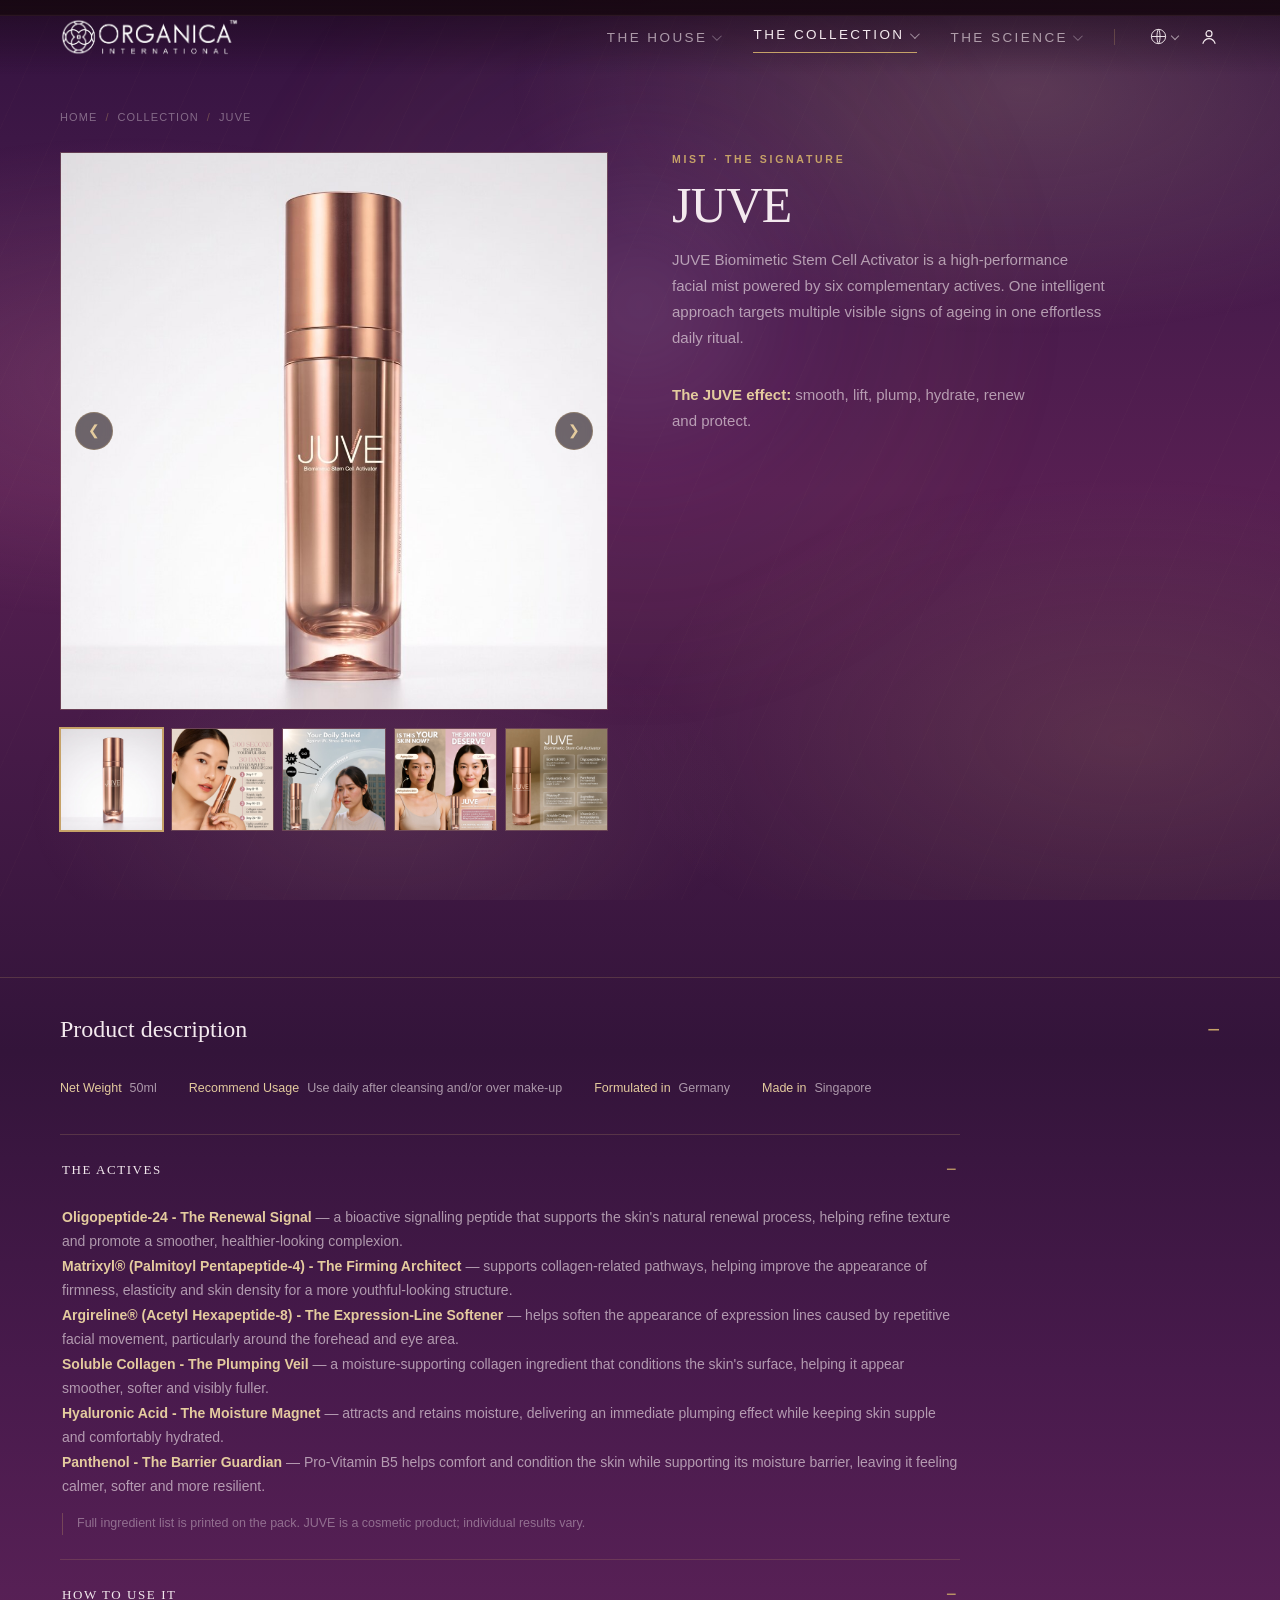
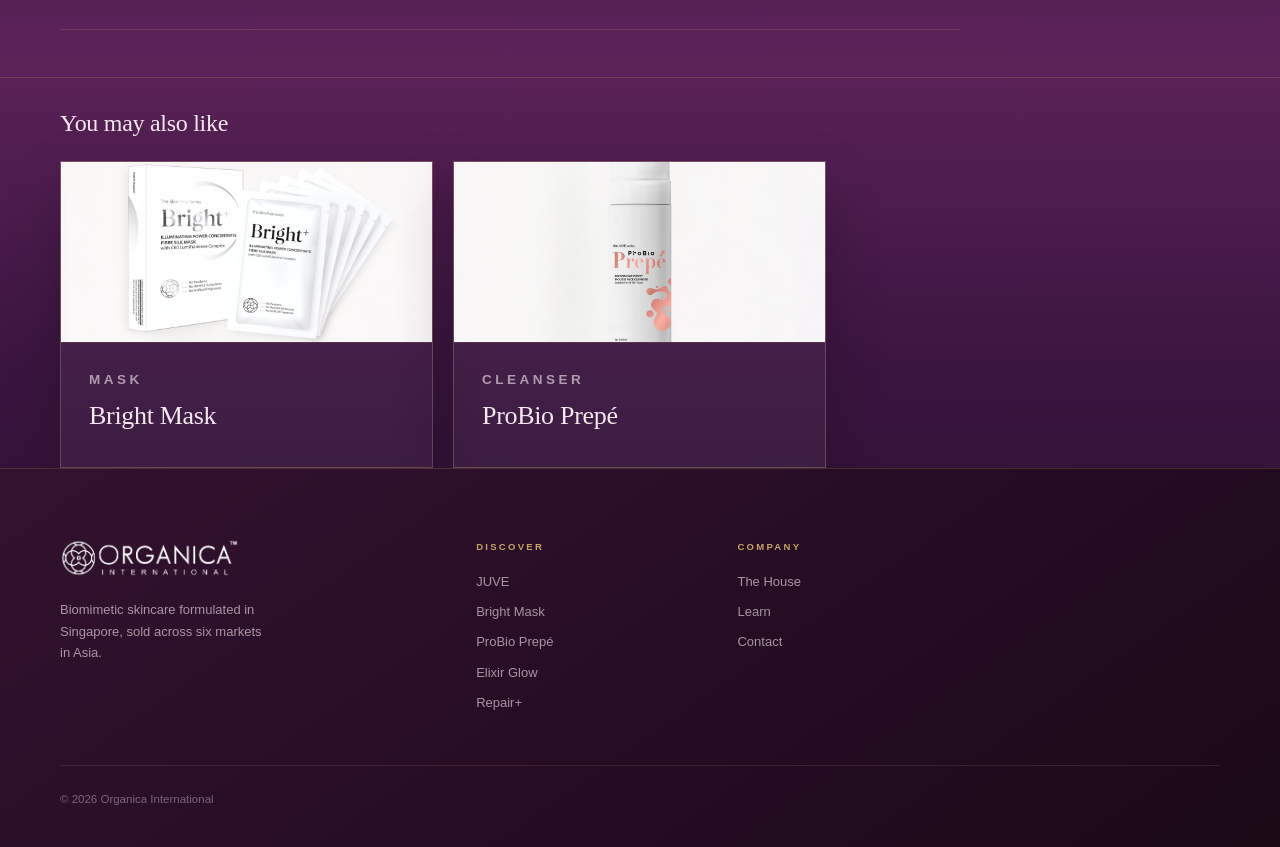
<file: product-juve.html>
<!DOCTYPE html>
<html lang="en">
<head>
<meta charset="utf-8">
<meta name="viewport" content="width=device-width, initial-scale=1">
<title>JUVE — Organica International</title>
<link rel="stylesheet" href="assets/css/style.css?v=51">
</head>
<body class="juve-page">
<header id="hdr">
  <div class="wrap nav">
    <a class="mark" href="index.html"><img src="assets/images/brand/logo.png" alt="Organica International"></a>
    <div class="navright">
      <div class="navlink">
        <a href="index.html" data-i="nav_house">The House<span class="car"></span></a>
        <div class="navdrop">
          <a href="house.html#story" data-i="d_story">About Us</a>
          <a href="house.html#contact" data-i="d_contact">Contact Us</a>
        </div>
      </div>
      <div class="navlink">
        <a href="shop.html" class="active" data-i="nav_collection">The Collection<span class="car"></span></a>
        <div class="navdrop">
          <a href="product-juve.html">JUVE</a>
          <a href="product-mask.html">Bright Mask</a>
          <a href="product-prepe.html">ProBio Prepé</a>
          <a href="product-elixir.html">Elixir Glow</a>
          <a href="product-repair.html">Repair+</a>
        </div>
      </div>
      <div class="navlink">
        <a href="learn.html" data-i="nav_science">The Science<span class="car"></span></a>
        <div class="navdrop">
          <a href="learn.html#blog" data-i="d_blog">Blog Posts</a>
          <a href="learn.html#videos" data-i="d_videos">Videos</a>
        </div>
      </div>
      <span class="navsep"></span>
      <div class="navicons">
        <div class="lang" id="lang">
          <button class="lang-btn" onclick="event.stopPropagation();document.getElementById('lang').classList.toggle('open')" aria-label="Language">
            <svg viewBox="0 0 24 24" width="19" height="19" stroke="currentColor" stroke-width="1.2" fill="none"><circle cx="12" cy="12" r="9"/><path d="M3 12h18M12 3c2.6 2.7 2.6 15.3 0 18M12 3c-2.6 2.7-2.6 15.3 0 18"/></svg>
            <span class="car"></span>
          </button>
          <div class="langmenu">
            <button onclick="setLang('en')" data-l="en">English</button>
            <button onclick="setLang('zh')" data-l="zh">中文</button>
            <button onclick="setLang('th')" data-l="th">ไทย</button>
            <button onclick="setLang('ko')" data-l="ko">한국어</button>
            <button onclick="setLang('ja')" data-l="ja">日本語</button>
          </div>
        </div>
        <button class="icon-btn" onclick="openAcct('signin')" aria-label="Account" data-i-title="nav_account">
          <svg viewBox="0 0 24 24"><circle cx="12" cy="8" r="3.6"/><path d="M4.5 20c1.6-4 5-6 7.5-6s5.9 2 7.5 6"/></svg>
        </button>
        <button class="burger" type="button" onclick="toggleDrawer(event)" aria-label="Open navigation" aria-controls="drawer" aria-expanded="false"><i></i><i></i><i></i></button>
      </div>
    </div>
  </div>
</header>

<nav class="drawer" id="drawer" aria-label="Mobile navigation">
  <div class="drawer-group"><div class="drawer-row"><a href="index.html" data-i="nav_house">The House</a><button class="drawer-toggle" type="button" onclick="toggleDrawerGroup(event,this)" aria-label="Show House links" aria-expanded="false"><i></i></button></div><div class="drawer-panel"><a class="drawer-sub" href="house.html#story" data-i="d_story">About Us</a><a class="drawer-sub" href="house.html#contact" data-i="d_contact">Contact Us</a></div></div>
  <div class="drawer-group"><div class="drawer-row"><a href="shop.html" data-i="nav_collection">The Collection</a><button class="drawer-toggle" type="button" onclick="toggleDrawerGroup(event,this)" aria-label="Show Collection links" aria-expanded="false"><i></i></button></div><div class="drawer-panel"><a class="drawer-sub" href="product-juve.html">JUVE</a><a class="drawer-sub" href="product-mask.html">Bright Mask</a><a class="drawer-sub" href="product-prepe.html">ProBio Prepé</a><a class="drawer-sub" href="product-elixir.html">Elixir Glow</a><a class="drawer-sub" href="product-repair.html">Repair+</a></div></div>
  <div class="drawer-group"><div class="drawer-row"><a href="learn.html" data-i="nav_science">The Science</a><button class="drawer-toggle" type="button" onclick="toggleDrawerGroup(event,this)" aria-label="Show Science links" aria-expanded="false"><i></i></button></div><div class="drawer-panel"><a class="drawer-sub" href="learn.html#blog" data-i="d_blog">Blog Posts</a><a class="drawer-sub" href="learn.html#videos" data-i="d_videos">Videos</a></div></div>
</nav>

<main>
<nav class="crumb wrap"><a href="index.html" data-i="crumb_home">Home</a><span>/</span><a href="shop.html" data-i="crumb_collection">Collection</a><span>/</span>JUVE</nav>

<section class="pdp"><div class="wrap pdp-grid">
  <div class="pdp-gallery">
    <div class="pdp-main">
      <button class="pdp-nav prev" type="button" aria-label="Previous image" onclick="pdpNav(-1)">&#10094;</button>
      <img class="pdp-photo" id="pdpMainImg" src="assets/images/products/juve/juve-product.jpg" alt="JUVE Biomimetic Stem Cell Activator bottle">
      <button class="pdp-nav next" type="button" aria-label="Next image" onclick="pdpNav(1)">&#10095;</button>
    </div>
    <div class="pdp-thumbs" id="pdpThumbs">
      <button class="pdp-thumb sel" type="button" onclick="pdpGo(0)" aria-label="View product bottle"><img src="assets/images/products/juve/juve-product.jpg" alt=""></button>
      <button class="pdp-thumb" type="button" onclick="pdpGo(1)" aria-label="View 30-day results timeline"><img src="assets/images/products/juve/juve-gallery-2-regime.jpg" alt=""></button>
      <button class="pdp-thumb" type="button" onclick="pdpGo(2)" aria-label="View daily antioxidant shield"><img src="assets/images/products/juve/juve-gallery-3-shield.jpg" alt=""></button>
      <button class="pdp-thumb" type="button" onclick="pdpGo(3)" aria-label="View before and after comparison"><img src="assets/images/products/juve/juve-gallery-4-beforeafter.jpg" alt=""></button>
      <button class="pdp-thumb" type="button" onclick="pdpGo(4)" aria-label="View key ingredients"><img src="assets/images/products/juve/juve-gallery-5-ingredients.jpg" alt=""></button>
    </div>
  </div>

  <div class="pdp-info">
    <p class="pkind" data-i="pdp_juve_kind">Mist &middot; The signature</p>
    <h1>JUVE</h1>
    <p class="pdp-desc" data-i="juve_intro">JUVE Biomimetic Stem Cell Activator is a high-performance facial mist powered by six complementary actives. One intelligent approach targets multiple visible signs of ageing in one effortless daily ritual.</p>
    <p class="pdp-desc" data-i="juve_effect"><strong>The JUVE effect:</strong> smooth, lift, plump, hydrate, renew and protect.</p>

  </div>
</div></section>

<div class="pdp-description"><div class="wrap">
  <details class="pdp-desc-toggle" open>
    <summary data-i="pdp_desc_h">Product description</summary>
    <div class="pdp-desc-body">
      <div class="pdp-meta">
        <div><strong data-i="meta_net_weight">Net Weight</strong><span data-i="juve_meta_weight_v">50ml</span></div>
        <div><strong data-i="meta_recommend_usage">Recommend Usage</strong><span data-i="juve_meta_recommend_v">Use daily after cleansing and/or over make-up</span></div>
        <div><strong data-i="meta_formulated">Formulated in</strong><span data-i="meta_germany">Germany</span></div>
        <div><strong data-i="meta_made">Made in</strong><span data-i="meta_singapore">Singapore</span></div>
      </div>

      <div class="pdp-accordion">
        <details open>
          <summary data-i="accordion_actives">The actives</summary>
          <div class="acc-body">
            <p data-i="juve_act1_full"><strong>Oligopeptide-24 - The Renewal Signal</strong> &mdash; a bioactive signalling peptide that supports the skin's natural renewal process, helping refine texture and promote a smoother, healthier-looking complexion.</p>
            <p data-i="juve_act2_full"><strong>Matrixyl® (Palmitoyl Pentapeptide-4) - The Firming Architect</strong> &mdash; supports collagen-related pathways, helping improve the appearance of firmness, elasticity and skin density for a more youthful-looking structure.</p>
            <p data-i="juve_act3_full"><strong>Argireline® (Acetyl Hexapeptide-8) - The Expression-Line Softener</strong> &mdash; helps soften the appearance of expression lines caused by repetitive facial movement, particularly around the forehead and eye area.</p>
            <p data-i="juve_act4_full"><strong>Soluble Collagen - The Plumping Veil</strong> &mdash; a moisture-supporting collagen ingredient that conditions the skin's surface, helping it appear smoother, softer and visibly fuller.</p>
            <p data-i="juve_act5_full"><strong>Hyaluronic Acid - The Moisture Magnet</strong> &mdash; attracts and retains moisture, delivering an immediate plumping effect while keeping skin supple and comfortably hydrated.</p>
            <p data-i="juve_act6_full"><strong>Panthenol - The Barrier Guardian</strong> &mdash; Pro-Vitamin B5 helps comfort and condition the skin while supporting its moisture barrier, leaving it feeling calmer, softer and more resilient.</p>
            <p class="note" data-i="pf_note">Full ingredient list is printed on the pack. JUVE is a cosmetic product; individual results vary.</p>
          </div>
        </details>
        <details>
          <summary data-i="pf_usage_lbl">How to use it</summary>
          <div class="acc-body">
            <p data-i="juve_usage">Apply JUVE Biomimetic Stem Cell Activator after cleansing. Spray evenly onto the face, followed by your forehead, maintaining a distance of approximately 20cm from the skin. Spray under or over makeup for a brighter, lifted finish.</p>
          </div>
        </details>
      </div>
    </div>
  </details>
</div></div>

<div class="pdp-related"><div class="wrap">
    <h2 data-i="related_h">You may also like</h2>
    <div class="pdp-related-grid">
      <a class="pcard" href="product-mask.html">
        <div class="art" style="min-height:180px"><img class="card-photo" src="assets/images/products/bright/bright-mask-product.jpg" alt="Bright Mask"></div>
        <div class="pbody"><p class="pkind" data-i="pdp_mask_kind">Mask</p><h3>Bright Mask</h3></div>
      </a>
      <a class="pcard" href="product-prepe.html">
        <div class="art" style="min-height:180px;background:#fff"><img class="card-photo" src="assets/images/products/prepe/prepe-gallery-1.jpg" alt="ProBio Prepé cleanser bottle on a white background"></div>
        <div class="pbody"><p class="pkind" data-i="prepe_kind">Cleanser</p><h3>ProBio Prepé</h3></div>
      </a>
    </div>
  </div></div>
</main>
<footer>
  <div class="wrap">
    <div class="fgrid">
      <div>
        <a class="mark footer-mark" href="index.html"><img src="assets/images/brand/logo.png" alt="Organica International"></a>
        <p style="margin-top:16px;max-width:34ch" data-i="footer_desc">Biomimetic skincare formulated in Singapore, sold across six markets in Asia.</p>
      </div>
      <div><h4 data-i="f_shop">Discover</h4><ul>
        <li><a href="product-juve.html">JUVE</a></li>
        <li><a href="product-mask.html">Bright Mask</a></li>
        <li><a href="product-prepe.html">ProBio Prepé</a></li>
        <li><a href="product-elixir.html">Elixir Glow</a></li>
        <li><a href="product-repair.html">Repair+</a></li></ul></div>
      <div><h4 data-i="f_company">Company</h4><ul>
        <li><a href="house.html" data-i="nav_house">The House</a></li>
        <li><a href="learn.html" data-i="nav_learn">Learn</a></li>
        <li></li>
        <li><a href="house.html#contact" data-i="f_contact">Contact</a></li></ul></div>
    </div>
    <div class="fbase">
      <span data-i="footer_copyright">© 2026 Organica International</span>
    </div>
  </div>
</footer>

<div class="scrim" id="scrim" onclick="closeAcct()"></div>
<aside class="acct" id="acct" role="dialog" aria-label="Account">
  <div class="atop">
    <p class="eyebrow" data-i="nav_account">Account</p>
    <button onclick="closeAcct()" aria-label="Close" style="font-size:21px">×</button>
  </div>
  <p class="gate" id="gatemsg"></p>
  <div class="atabs" id="atabs">
    <button class="on" onclick="atab('signin')" data-i="a_signin">Sign in</button>
    <button onclick="atab('create')" data-i="a_create">Create account</button>
  </div>
  <div class="abody">
    <div id="v-signin">
      <div class="field"><label data-i="a_email">Email</label><input type="email" placeholder="you@email.com"></div>
      <div class="field"><label data-i="a_pw">Password</label><input type="password" placeholder="••••••••"></div>
      <button class="btn btn-solid" onclick="atab('member')" data-i="a_signin">Sign in</button>
      <p class="helper"><a href="#" data-i="a_forgot">Reset your password</a></p>
      <div class="divider" data-i="or">or</div>
      <p class="helper" data-i="a_guest">You can also check out as a guest. We will create an account for you on the confirmation page, with your order already in it.</p>
    </div>
    <div id="v-create" class="hidden">
      <div class="field"><label data-i="a_name">Name</label><input placeholder="Full name"></div>
      <div class="field"><label data-i="a_email">Email</label><input type="email" placeholder="you@email.com"></div>
      <div class="field"><label data-i="a_pw">Password</label><input type="password" placeholder="At least 8 characters"></div>
      <button class="btn btn-solid" onclick="atab('member')" data-i="a_create">Create account</button>
      <p class="helper" data-i="a_createnote">An account saves your delivery details, tracks your course, and holds the credit earned on every order.</p>
    </div>
    <div id="v-member" class="hidden">
      <p class="eyebrow" data-i="a_signedin">Signed in</p>
      <h3 style="margin:8px 0 24px;font-size:26px">Fei</h3>
      <div class="bals">
        <div class="bal"><p class="k" data-i="a_credit">Store credit</p><p class="v">&mdash;</p><p class="s" data-i="a_credit_s">Applied at checkout</p></div>
        <div class="bal"><p class="k" data-i="a_referrals">Referrals</p><p class="v">&mdash;</p><p class="s" data-i="a_referrals_s">Credit earned</p></div>
      </div>
      <p class="eyebrow" style="margin-bottom:4px" data-i="a_current">Current course</p>
      <div class="arow"><strong>JUVE</strong><span>&mdash;</span></div>
      <div class="arow"><strong data-i="a_next">Next delivery</strong><span data-i="not_scheduled">Not scheduled</span></div>
      <div class="arow"><strong data-i="a_orders">Order history</strong><span>&mdash;</span></div>
      <div class="arow"><strong data-i="a_addr">Delivery address</strong><span data-i="edit">Edit</span></div>
      <button class="btn btn-ghost" style="margin-top:24px;width:100%" onclick="atab('signin')" data-i="a_signout">Sign out</button>
    </div>
  </div>
</aside>

<script src="assets/js/app.js?v=32"></script>
</body>
</html>
</file>
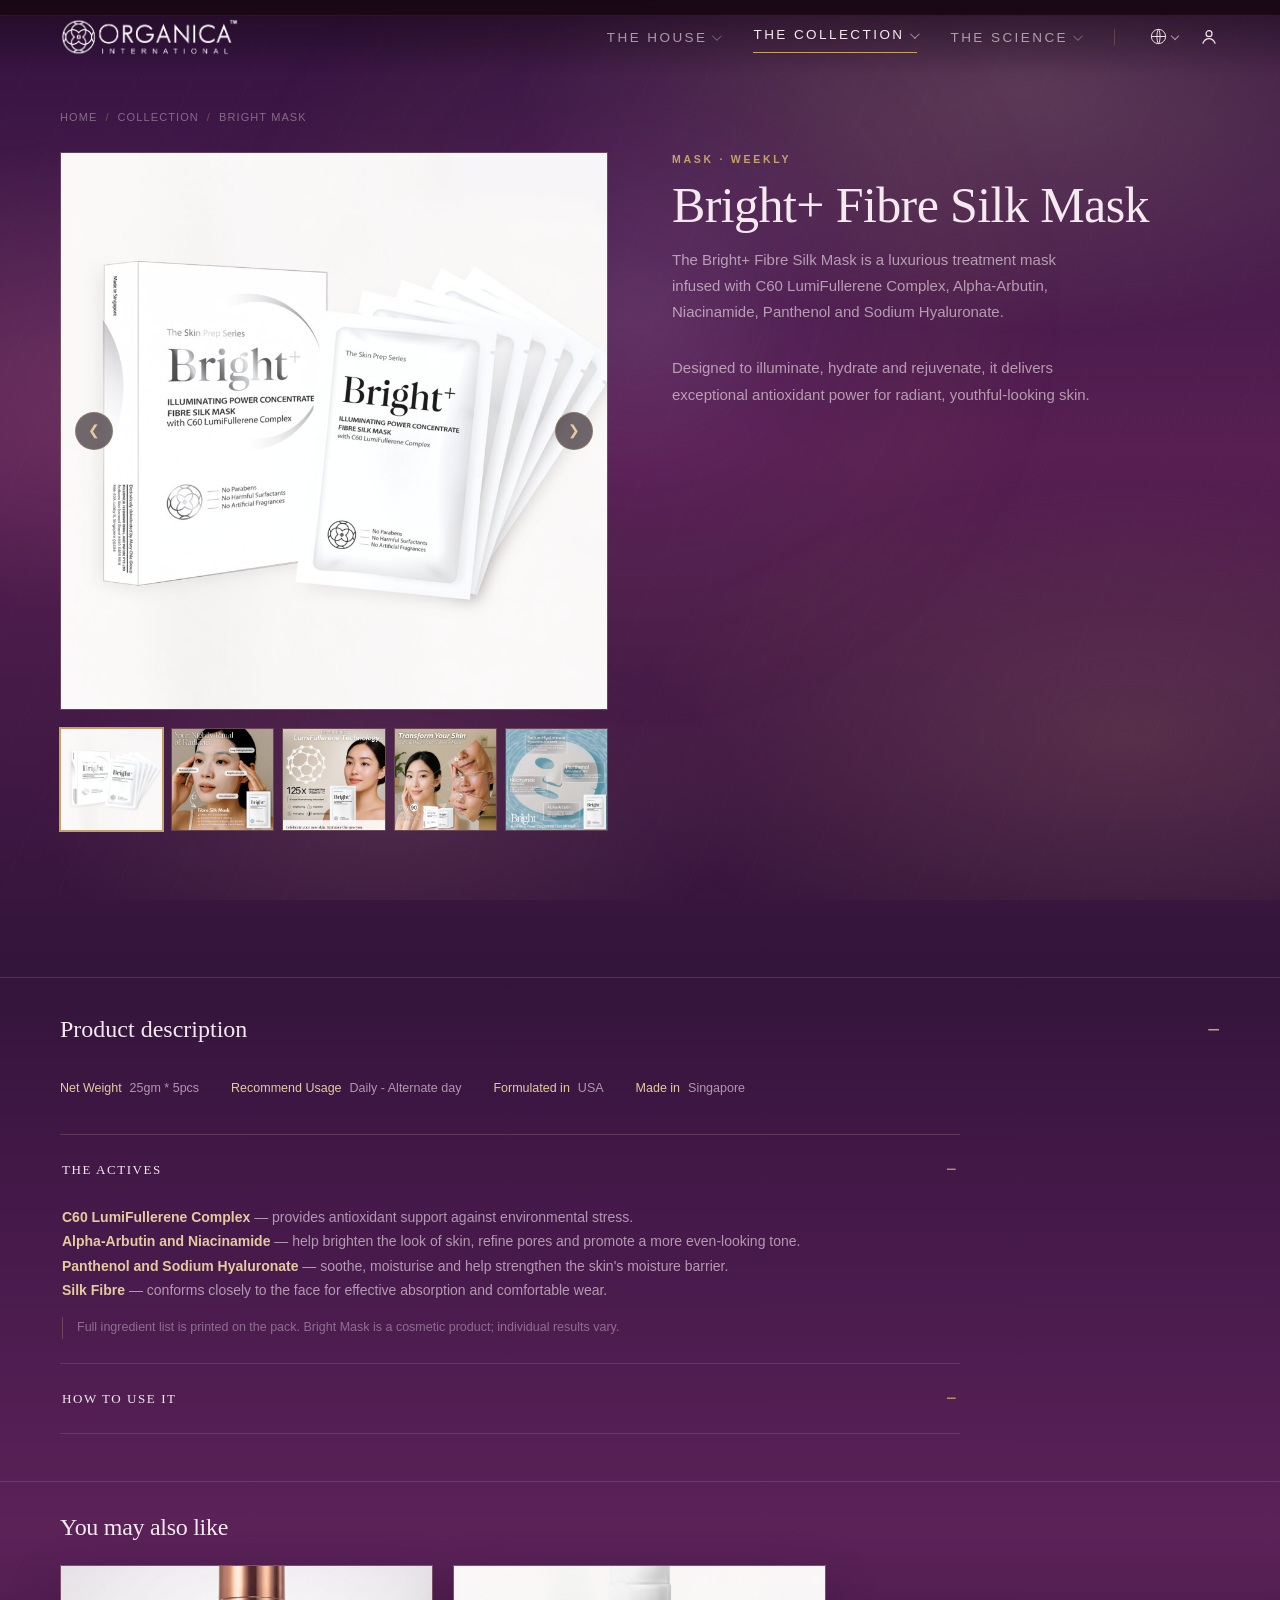
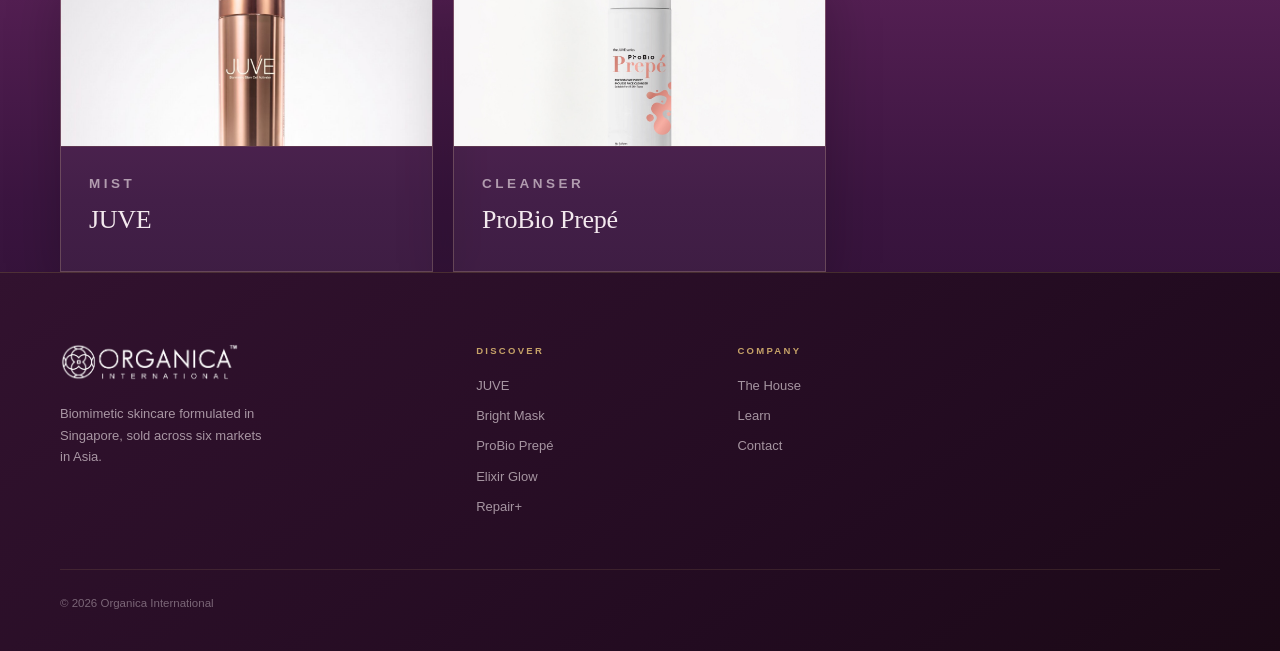
<file: product-mask.html>
<!DOCTYPE html>
<html lang="en">
<head>
<meta charset="utf-8">
<meta name="viewport" content="width=device-width, initial-scale=1">
<title>Bright Mask — Organica International</title>
<link rel="stylesheet" href="assets/css/style.css?v=51">
</head>
<body class="mask-page">
<header id="hdr">
  <div class="wrap nav">
    <a class="mark" href="index.html"><img src="assets/images/brand/logo.png" alt="Organica International"></a>
    <div class="navright">
      <div class="navlink">
        <a href="index.html" data-i="nav_house">The House<span class="car"></span></a>
        <div class="navdrop">
          <a href="house.html#story" data-i="d_story">About Us</a>
          <a href="house.html#contact" data-i="d_contact">Contact Us</a>
        </div>
      </div>
      <div class="navlink">
        <a href="shop.html" class="active" data-i="nav_collection">The Collection<span class="car"></span></a>
        <div class="navdrop">
          <a href="product-juve.html">JUVE</a>
          <a href="product-mask.html">Bright Mask</a>
          <a href="product-prepe.html">ProBio Prepé</a>
          <a href="product-elixir.html">Elixir Glow</a>
          <a href="product-repair.html">Repair+</a>
        </div>
      </div>
      <div class="navlink">
        <a href="learn.html" data-i="nav_science">The Science<span class="car"></span></a>
        <div class="navdrop">
          <a href="learn.html#blog" data-i="d_blog">Blog Posts</a>
          <a href="learn.html#videos" data-i="d_videos">Videos</a>
        </div>
      </div>
      <span class="navsep"></span>
      <div class="navicons">
        <div class="lang" id="lang">
          <button class="lang-btn" onclick="event.stopPropagation();document.getElementById('lang').classList.toggle('open')" aria-label="Language">
            <svg viewBox="0 0 24 24" width="19" height="19" stroke="currentColor" stroke-width="1.2" fill="none"><circle cx="12" cy="12" r="9"/><path d="M3 12h18M12 3c2.6 2.7 2.6 15.3 0 18M12 3c-2.6 2.7-2.6 15.3 0 18"/></svg>
            <span class="car"></span>
          </button>
          <div class="langmenu">
            <button onclick="setLang('en')" data-l="en">English</button>
            <button onclick="setLang('zh')" data-l="zh">中文</button>
            <button onclick="setLang('th')" data-l="th">ไทย</button>
            <button onclick="setLang('ko')" data-l="ko">한국어</button>
            <button onclick="setLang('ja')" data-l="ja">日本語</button>
          </div>
        </div>
        <button class="icon-btn" onclick="openAcct('signin')" aria-label="Account" data-i-title="nav_account">
          <svg viewBox="0 0 24 24"><circle cx="12" cy="8" r="3.6"/><path d="M4.5 20c1.6-4 5-6 7.5-6s5.9 2 7.5 6"/></svg>
        </button>
        <button class="burger" type="button" onclick="toggleDrawer(event)" aria-label="Open navigation" aria-controls="drawer" aria-expanded="false"><i></i><i></i><i></i></button>
      </div>
    </div>
  </div>
</header>

<nav class="drawer" id="drawer" aria-label="Mobile navigation">
  <div class="drawer-group"><div class="drawer-row"><a href="index.html" data-i="nav_house">The House</a><button class="drawer-toggle" type="button" onclick="toggleDrawerGroup(event,this)" aria-label="Show House links" aria-expanded="false"><i></i></button></div><div class="drawer-panel"><a class="drawer-sub" href="house.html#story" data-i="d_story">About Us</a><a class="drawer-sub" href="house.html#contact" data-i="d_contact">Contact Us</a></div></div>
  <div class="drawer-group"><div class="drawer-row"><a href="shop.html" data-i="nav_collection">The Collection</a><button class="drawer-toggle" type="button" onclick="toggleDrawerGroup(event,this)" aria-label="Show Collection links" aria-expanded="false"><i></i></button></div><div class="drawer-panel"><a class="drawer-sub" href="product-juve.html">JUVE</a><a class="drawer-sub" href="product-mask.html">Bright Mask</a><a class="drawer-sub" href="product-prepe.html">ProBio Prepé</a><a class="drawer-sub" href="product-elixir.html">Elixir Glow</a><a class="drawer-sub" href="product-repair.html">Repair+</a></div></div>
  <div class="drawer-group"><div class="drawer-row"><a href="learn.html" data-i="nav_science">The Science</a><button class="drawer-toggle" type="button" onclick="toggleDrawerGroup(event,this)" aria-label="Show Science links" aria-expanded="false"><i></i></button></div><div class="drawer-panel"><a class="drawer-sub" href="learn.html#blog" data-i="d_blog">Blog Posts</a><a class="drawer-sub" href="learn.html#videos" data-i="d_videos">Videos</a></div></div>
</nav>

<main>
<nav class="crumb wrap"><a href="index.html" data-i="crumb_home">Home</a><span>/</span><a href="shop.html" data-i="crumb_collection">Collection</a><span>/</span>Bright Mask</nav>

<section class="pdp"><div class="wrap pdp-grid">
  <div class="pdp-gallery">
    <div class="pdp-main">
      <button class="pdp-nav prev" type="button" aria-label="Previous image" onclick="pdpNav(-1)">&#10094;</button>
      <img class="pdp-photo" id="pdpMainImg" src="assets/images/products/bright/bright-mask-product.jpg" alt="Bright Mask product pack">
      <button class="pdp-nav next" type="button" aria-label="Next image" onclick="pdpNav(1)">&#10095;</button>
    </div>
    <div class="pdp-thumbs" id="pdpThumbs">
      <button class="pdp-thumb sel" type="button" onclick="pdpGo(0)" aria-label="View Bright Mask product pack"><img src="assets/images/products/bright/bright-mask-product.jpg" alt=""></button>
      <button class="pdp-thumb" type="button" onclick="pdpGo(1)" aria-label="View Bright Mask nightly ritual"><img src="assets/images/products/bright/bright-gallery-2.jpg" alt=""></button>
      <button class="pdp-thumb" type="button" onclick="pdpGo(2)" aria-label="View LumiFullerene technology"><img src="assets/images/products/bright/bright-gallery-3.jpg" alt=""></button>
      <button class="pdp-thumb" type="button" onclick="pdpGo(3)" aria-label="View Bright Mask transformation timeline"><img src="assets/images/products/bright/bright-gallery-4.jpg" alt=""></button>
      <button class="pdp-thumb" type="button" onclick="pdpGo(4)" aria-label="View Bright Mask key ingredients"><img src="assets/images/products/bright/bright-gallery-5.jpg" alt=""></button>
    </div>
  </div>

  <div class="pdp-info">
    <p class="pkind" data-i="pdp_mask_kind">Mask &middot; Weekly</p>
    <h1>Bright+ Fibre Silk Mask</h1>
    <p class="pdp-desc" data-i="mask_intro1">The Bright+ Fibre Silk Mask is a luxurious treatment mask infused with C60 LumiFullerene Complex, Alpha-Arbutin, Niacinamide, Panthenol and Sodium Hyaluronate.</p>
    <p class="pdp-desc" data-i="mask_intro2">Designed to illuminate, hydrate and rejuvenate, it delivers exceptional antioxidant power for radiant, youthful-looking skin.</p>

  </div>
</div></section>

<div class="pdp-description"><div class="wrap">
  <details class="pdp-desc-toggle" open>
    <summary data-i="pdp_desc_h">Product description</summary>
    <div class="pdp-desc-body">
    <div class="pdp-meta">
      <div><strong data-i="meta_net_weight">Net Weight</strong><span data-i="mask_meta_weight_v">25gm * 5pcs</span></div>
      <div><strong data-i="meta_recommend_usage">Recommend Usage</strong><span data-i="mask_meta_recommend_v">Daily - Alternate day</span></div>
      <div><strong data-i="meta_formulated">Formulated in</strong><span data-i="meta_usa">USA</span></div>
      <div><strong data-i="meta_made">Made in</strong><span data-i="meta_singapore">Singapore</span></div>
    </div>

    <div class="pdp-accordion">
      <details open>
        <summary data-i="accordion_actives">The actives</summary>
        <div class="acc-body">
          <p data-i="mask_active1"><strong>C60 LumiFullerene Complex</strong> &mdash; provides antioxidant support against environmental stress.</p>
          <p data-i="mask_active2"><strong>Alpha-Arbutin and Niacinamide</strong> &mdash; help brighten the look of skin, refine pores and promote a more even-looking tone.</p>
          <p data-i="mask_active3"><strong>Panthenol and Sodium Hyaluronate</strong> &mdash; soothe, moisturise and help strengthen the skin's moisture barrier.</p>
          <p data-i="mask_active4"><strong>Silk Fibre</strong> &mdash; conforms closely to the face for effective absorption and comfortable wear.</p>
          <p class="note" data-i="mask_note">Full ingredient list is printed on the pack. Bright Mask is a cosmetic product; individual results vary.</p>
        </div>
      </details>
      <details>
        <summary data-i="pf_usage_lbl">How to use it</summary>
        <div class="acc-body">
          <p data-i="mask_usage">Gently remove the fibre silk mask from its packaging and unfold it. Place it onto the face, aligning with the eyes, nose and mouth. Leave on for 15 to 20 minutes, remove, and gently massage any remaining essence into the skin. Follow with your regular skincare routine.</p>
        </div>
      </details>
    </div>
    </div>
  </details>
</div></div>

<div class="pdp-related"><div class="wrap">
    <h2 data-i="related_h">You may also like</h2>
    <div class="pdp-related-grid">
      <a class="pcard" href="product-juve.html">
        <div class="art" style="min-height:180px"><img class="card-photo" src="assets/images/products/juve/juve-product.jpg" alt="JUVE"></div>
        <div class="pbody"><p class="pkind" data-i="pdp_juve_kind_short">Mist</p><h3>JUVE</h3></div>
      </a>
      <a class="pcard" href="product-prepe.html">
        <div class="art" style="min-height:180px;background:#fff"><img class="card-photo" src="assets/images/products/prepe/prepe-gallery-1.jpg" alt="ProBio Prepé cleanser bottle on a white background"></div>
        <div class="pbody"><p class="pkind" data-i="prepe_kind">Cleanser</p><h3>ProBio Prepé</h3></div>
      </a>
    </div>
  </div></div>
</main>
<footer>
  <div class="wrap">
    <div class="fgrid">
      <div>
        <a class="mark footer-mark" href="index.html"><img src="assets/images/brand/logo.png" alt="Organica International"></a>
        <p style="margin-top:16px;max-width:34ch" data-i="footer_desc">Biomimetic skincare formulated in Singapore, sold across six markets in Asia.</p>
      </div>
      <div><h4 data-i="f_shop">Discover</h4><ul>
        <li><a href="product-juve.html">JUVE</a></li>
        <li><a href="product-mask.html">Bright Mask</a></li>
        <li><a href="product-prepe.html">ProBio Prepé</a></li>
        <li><a href="product-elixir.html">Elixir Glow</a></li>
        <li><a href="product-repair.html">Repair+</a></li></ul></div>
      <div><h4 data-i="f_company">Company</h4><ul>
        <li><a href="house.html" data-i="nav_house">The House</a></li>
        <li><a href="learn.html" data-i="nav_learn">Learn</a></li>
        <li></li>
        <li><a href="house.html#contact" data-i="f_contact">Contact</a></li></ul></div>
    </div>
    <div class="fbase">
      <span data-i="footer_copyright">© 2026 Organica International</span>
    </div>
  </div>
</footer>

<div class="scrim" id="scrim" onclick="closeAcct()"></div>
<aside class="acct" id="acct" role="dialog" aria-label="Account">
  <div class="atop">
    <p class="eyebrow" data-i="nav_account">Account</p>
    <button onclick="closeAcct()" aria-label="Close" style="font-size:21px">×</button>
  </div>
  <p class="gate" id="gatemsg"></p>
  <div class="atabs" id="atabs">
    <button class="on" onclick="atab('signin')" data-i="a_signin">Sign in</button>
    <button onclick="atab('create')" data-i="a_create">Create account</button>
  </div>
  <div class="abody">
    <div id="v-signin">
      <div class="field"><label data-i="a_email">Email</label><input type="email" placeholder="you@email.com"></div>
      <div class="field"><label data-i="a_pw">Password</label><input type="password" placeholder="••••••••"></div>
      <button class="btn btn-solid" onclick="atab('member')" data-i="a_signin">Sign in</button>
      <p class="helper"><a href="#" data-i="a_forgot">Reset your password</a></p>
      <div class="divider" data-i="or">or</div>
      <p class="helper" data-i="a_guest">You can also check out as a guest. We will create an account for you on the confirmation page, with your order already in it.</p>
    </div>
    <div id="v-create" class="hidden">
      <div class="field"><label data-i="a_name">Name</label><input placeholder="Full name"></div>
      <div class="field"><label data-i="a_email">Email</label><input type="email" placeholder="you@email.com"></div>
      <div class="field"><label data-i="a_pw">Password</label><input type="password" placeholder="At least 8 characters"></div>
      <button class="btn btn-solid" onclick="atab('member')" data-i="a_create">Create account</button>
      <p class="helper" data-i="a_createnote">An account saves your delivery details, tracks your course, and holds the credit earned on every order.</p>
    </div>
    <div id="v-member" class="hidden">
      <p class="eyebrow" data-i="a_signedin">Signed in</p>
      <h3 style="margin:8px 0 24px;font-size:26px">Fei</h3>
      <div class="bals">
        <div class="bal"><p class="k" data-i="a_credit">Store credit</p><p class="v">&mdash;</p><p class="s" data-i="a_credit_s">Applied at checkout</p></div>
        <div class="bal"><p class="k" data-i="a_referrals">Referrals</p><p class="v">&mdash;</p><p class="s" data-i="a_referrals_s">Credit earned</p></div>
      </div>
      <p class="eyebrow" style="margin-bottom:4px" data-i="a_current">Current course</p>
      <div class="arow"><strong>JUVE</strong><span>&mdash;</span></div>
      <div class="arow"><strong data-i="a_next">Next delivery</strong><span data-i="not_scheduled">Not scheduled</span></div>
      <div class="arow"><strong data-i="a_orders">Order history</strong><span>&mdash;</span></div>
      <div class="arow"><strong data-i="a_addr">Delivery address</strong><span data-i="edit">Edit</span></div>
      <button class="btn btn-ghost" style="margin-top:24px;width:100%" onclick="atab('signin')" data-i="a_signout">Sign out</button>
    </div>
  </div>
</aside>

<script src="assets/js/app.js?v=32"></script>
</body>
</html>
</file>
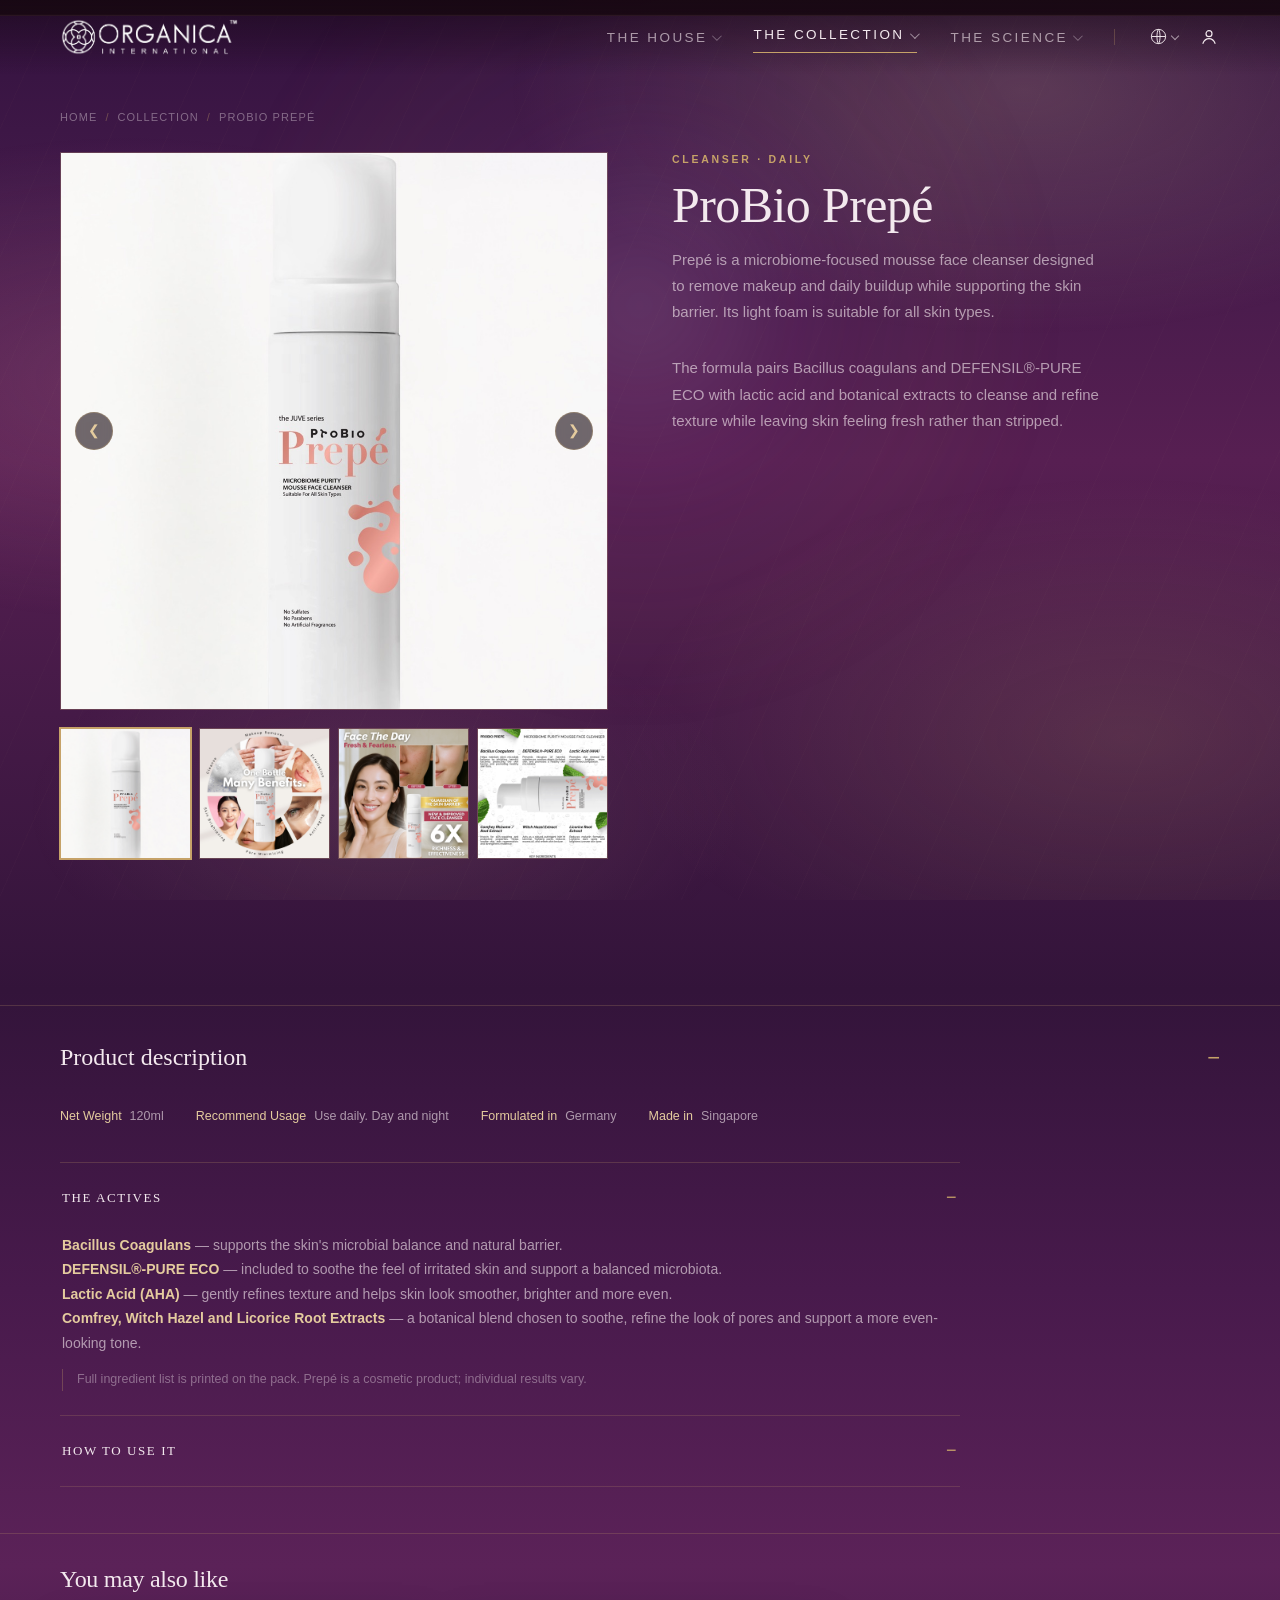
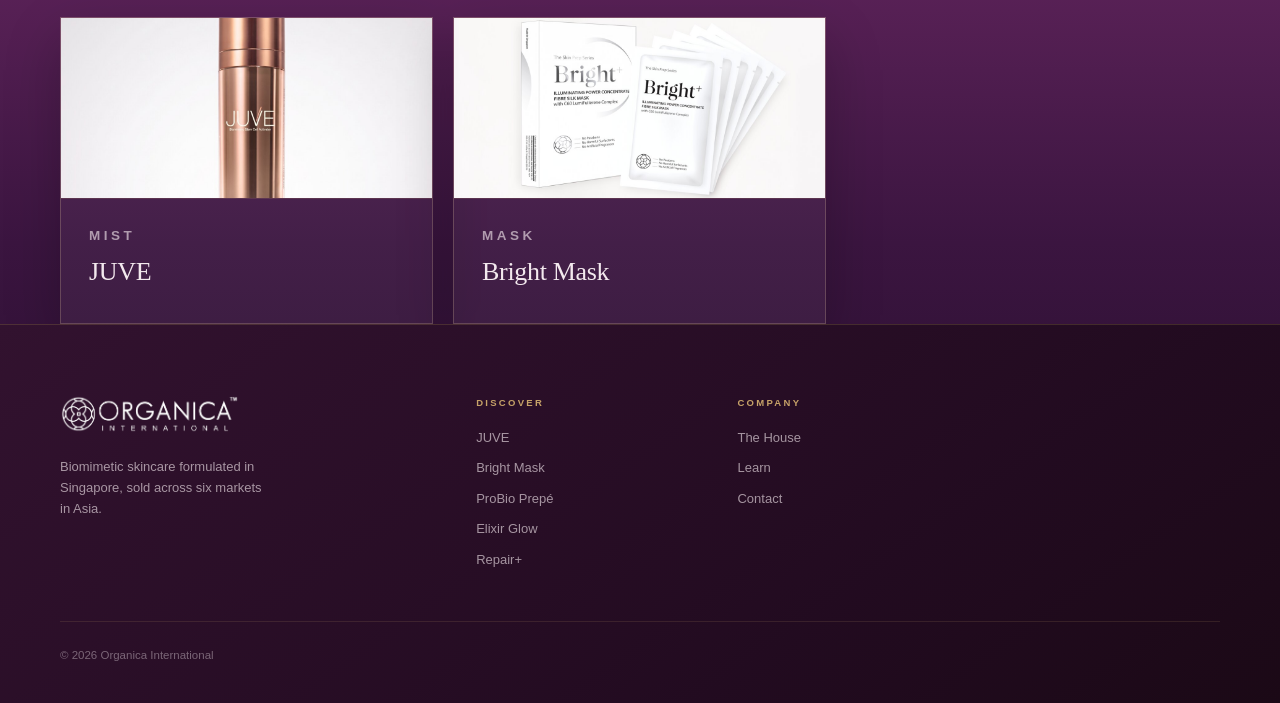
<file: product-prepe.html>
<!DOCTYPE html>
<html lang="en">
<head>
<meta charset="utf-8">
<meta name="viewport" content="width=device-width, initial-scale=1">
<title>ProBio Prepé — Organica International</title>
<link rel="stylesheet" href="assets/css/style.css?v=51">
</head>
<body class="prepe-page">
<header id="hdr">
  <div class="wrap nav">
    <a class="mark" href="index.html"><img src="assets/images/brand/logo.png" alt="Organica International"></a>
    <div class="navright">
      <div class="navlink">
        <a href="index.html" data-i="nav_house">The House<span class="car"></span></a>
        <div class="navdrop">
          <a href="house.html#story" data-i="d_story">About Us</a>
          <a href="house.html#contact" data-i="d_contact">Contact Us</a>
        </div>
      </div>
      <div class="navlink">
        <a href="shop.html" class="active" data-i="nav_collection">The Collection<span class="car"></span></a>
        <div class="navdrop">
          <a href="product-juve.html">JUVE</a>
          <a href="product-mask.html">Bright Mask</a>
          <a href="product-prepe.html">ProBio Prepé</a>
          <a href="product-elixir.html">Elixir Glow</a>
          <a href="product-repair.html">Repair+</a>
        </div>
      </div>
      <div class="navlink">
        <a href="learn.html" data-i="nav_science">The Science<span class="car"></span></a>
        <div class="navdrop">
          <a href="learn.html#blog" data-i="d_blog">Blog Posts</a>
          <a href="learn.html#videos" data-i="d_videos">Videos</a>
        </div>
      </div>
      <span class="navsep"></span>
      <div class="navicons">
        <div class="lang" id="lang">
          <button class="lang-btn" onclick="event.stopPropagation();document.getElementById('lang').classList.toggle('open')" aria-label="Language">
            <svg viewBox="0 0 24 24" width="19" height="19" stroke="currentColor" stroke-width="1.2" fill="none"><circle cx="12" cy="12" r="9"/><path d="M3 12h18M12 3c2.6 2.7 2.6 15.3 0 18M12 3c-2.6 2.7-2.6 15.3 0 18"/></svg>
            <span class="car"></span>
          </button>
          <div class="langmenu">
            <button onclick="setLang('en')" data-l="en">English</button>
            <button onclick="setLang('zh')" data-l="zh">中文</button>
            <button onclick="setLang('th')" data-l="th">ไทย</button>
            <button onclick="setLang('ko')" data-l="ko">한국어</button>
            <button onclick="setLang('ja')" data-l="ja">日本語</button>
          </div>
        </div>
        <button class="icon-btn" onclick="openAcct('signin')" aria-label="Account" data-i-title="nav_account">
          <svg viewBox="0 0 24 24"><circle cx="12" cy="8" r="3.6"/><path d="M4.5 20c1.6-4 5-6 7.5-6s5.9 2 7.5 6"/></svg>
        </button>
        <button class="burger" type="button" onclick="toggleDrawer(event)" aria-label="Open navigation" aria-controls="drawer" aria-expanded="false"><i></i><i></i><i></i></button>
      </div>
    </div>
  </div>
</header>

<nav class="drawer" id="drawer" aria-label="Mobile navigation">
  <div class="drawer-group"><div class="drawer-row"><a href="index.html" data-i="nav_house">The House</a><button class="drawer-toggle" type="button" onclick="toggleDrawerGroup(event,this)" aria-label="Show House links" aria-expanded="false"><i></i></button></div><div class="drawer-panel"><a class="drawer-sub" href="house.html#story" data-i="d_story">About Us</a><a class="drawer-sub" href="house.html#contact" data-i="d_contact">Contact Us</a></div></div>
  <div class="drawer-group"><div class="drawer-row"><a href="shop.html" data-i="nav_collection">The Collection</a><button class="drawer-toggle" type="button" onclick="toggleDrawerGroup(event,this)" aria-label="Show Collection links" aria-expanded="false"><i></i></button></div><div class="drawer-panel"><a class="drawer-sub" href="product-juve.html">JUVE</a><a class="drawer-sub" href="product-mask.html">Bright Mask</a><a class="drawer-sub" href="product-prepe.html">ProBio Prepé</a><a class="drawer-sub" href="product-elixir.html">Elixir Glow</a><a class="drawer-sub" href="product-repair.html">Repair+</a></div></div>
  <div class="drawer-group"><div class="drawer-row"><a href="learn.html" data-i="nav_science">The Science</a><button class="drawer-toggle" type="button" onclick="toggleDrawerGroup(event,this)" aria-label="Show Science links" aria-expanded="false"><i></i></button></div><div class="drawer-panel"><a class="drawer-sub" href="learn.html#blog" data-i="d_blog">Blog Posts</a><a class="drawer-sub" href="learn.html#videos" data-i="d_videos">Videos</a></div></div>
</nav>

<main>
<nav class="crumb wrap"><a href="index.html" data-i="crumb_home">Home</a><span>/</span><a href="shop.html" data-i="crumb_collection">Collection</a><span>/</span>ProBio Prepé</nav>

<section class="pdp"><div class="wrap pdp-grid">
  <div class="pdp-gallery">
    <div class="pdp-main">
      <button class="pdp-nav prev" type="button" aria-label="Previous image" onclick="pdpNav(-1)">&#10094;</button>
      <img class="pdp-photo" id="pdpMainImg" src="assets/images/products/prepe/prepe-gallery-1.jpg" alt="ProBio Prepé cleanser bottle">
      <button class="pdp-nav next" type="button" aria-label="Next image" onclick="pdpNav(1)">&#10095;</button>
    </div>
    <div class="pdp-thumbs" id="pdpThumbs">
      <button class="pdp-thumb sel" type="button" onclick="pdpGo(0)" aria-label="View ProBio Prepé product artwork"><img src="assets/images/products/prepe/prepe-gallery-1.jpg" alt=""></button>
      <button class="pdp-thumb" type="button" onclick="pdpGo(1)" aria-label="View ProBio Prepé benefits"><img src="assets/images/products/prepe/prepe-gallery-2.jpg" alt=""></button>
      <button class="pdp-thumb" type="button" onclick="pdpGo(2)" aria-label="View ProBio Prepé results"><img src="assets/images/products/prepe/prepe-gallery-3.jpg" alt=""></button>
      <button class="pdp-thumb" type="button" onclick="pdpGo(3)" aria-label="View ProBio Prepé key ingredients"><img src="assets/images/products/prepe/prepe-gallery-4.jpg" alt=""></button>
    </div>
  </div>

  <div class="pdp-info">
    <p class="pkind" data-i="prepe_kind">Cleanser &middot; Daily</p>
    <h1>ProBio Prepé</h1>
    <p class="pdp-desc" data-i="prepe_intro1">Prepé is a microbiome-focused mousse face cleanser designed to remove makeup and daily buildup while supporting the skin barrier. Its light foam is suitable for all skin types.</p>
    <p class="pdp-desc" data-i="prepe_intro2">The formula pairs Bacillus coagulans and DEFENSIL®-PURE ECO with lactic acid and botanical extracts to cleanse and refine texture while leaving skin feeling fresh rather than stripped.</p>

  </div>
</div></section>

<div class="pdp-description"><div class="wrap">
  <details class="pdp-desc-toggle" open>
    <summary data-i="pdp_desc_h">Product description</summary>
    <div class="pdp-desc-body">
    <div class="pdp-meta">
      <div><strong data-i="meta_net_weight">Net Weight</strong><span data-i="prepe_meta_weight_v">120ml</span></div>
      <div><strong data-i="meta_recommend_usage">Recommend Usage</strong><span data-i="prepe_meta_recommend_v">Use daily. Day and night</span></div>
      <div><strong data-i="meta_formulated">Formulated in</strong><span data-i="meta_germany">Germany</span></div>
      <div><strong data-i="meta_made">Made in</strong><span data-i="meta_singapore">Singapore</span></div>
    </div>

    <div class="pdp-accordion">
      <details open>
        <summary data-i="accordion_actives">The actives</summary>
        <div class="acc-body">
          <p data-i="prepe_active1"><strong>Bacillus Coagulans</strong> &mdash; supports the skin's microbial balance and natural barrier.</p>
          <p data-i="prepe_active2"><strong>DEFENSIL®-PURE ECO</strong> &mdash; included to soothe the feel of irritated skin and support a balanced microbiota.</p>
          <p data-i="prepe_active3"><strong>Lactic Acid (AHA)</strong> &mdash; gently refines texture and helps skin look smoother, brighter and more even.</p>
          <p data-i="prepe_active4"><strong>Comfrey, Witch Hazel and Licorice Root Extracts</strong> &mdash; a botanical blend chosen to soothe, refine the look of pores and support a more even-looking tone.</p>
          <p class="note" data-i="prepe_note">Full ingredient list is printed on the pack. Prepé is a cosmetic product; individual results vary.</p>
        </div>
      </details>
      <details>
        <summary data-i="pf_usage_lbl">How to use it</summary>
        <div class="acc-body">
          <p data-i="prepe_usage">Dispense onto damp palms and work into a light lather. Massage gently over the face for 30 to 60 seconds, avoiding the eye area, then rinse thoroughly. Use morning and evening.</p>
        </div>
      </details>
    </div>
    </div>
  </details>
</div></div>

<div class="pdp-related"><div class="wrap">
    <h2 data-i="related_h">You may also like</h2>
    <div class="pdp-related-grid">
      <a class="pcard" href="product-juve.html">
        <div class="art" style="min-height:180px"><img class="card-photo" src="assets/images/products/juve/juve-product.jpg" alt="JUVE"></div>
        <div class="pbody"><p class="pkind" data-i="pdp_juve_kind_short">Mist</p><h3>JUVE</h3></div>
      </a>
      <a class="pcard" href="product-mask.html">
        <div class="art" style="min-height:180px"><img class="card-photo" src="assets/images/products/bright/bright-mask-product.jpg" alt="Bright Mask"></div>
        <div class="pbody"><p class="pkind" data-i="pdp_mask_kind">Mask</p><h3>Bright Mask</h3></div>
      </a>
    </div>
  </div></div>
</main>
<footer>
  <div class="wrap">
    <div class="fgrid">
      <div>
        <a class="mark footer-mark" href="index.html"><img src="assets/images/brand/logo.png" alt="Organica International"></a>
        <p style="margin-top:16px;max-width:34ch" data-i="footer_desc">Biomimetic skincare formulated in Singapore, sold across six markets in Asia.</p>
      </div>
      <div><h4 data-i="f_shop">Discover</h4><ul>
        <li><a href="product-juve.html">JUVE</a></li>
        <li><a href="product-mask.html">Bright Mask</a></li>
        <li><a href="product-prepe.html">ProBio Prepé</a></li>
        <li><a href="product-elixir.html">Elixir Glow</a></li>
        <li><a href="product-repair.html">Repair+</a></li></ul></div>
      <div><h4 data-i="f_company">Company</h4><ul>
        <li><a href="house.html" data-i="nav_house">The House</a></li>
        <li><a href="learn.html" data-i="nav_learn">Learn</a></li>
        <li></li>
        <li><a href="house.html#contact" data-i="f_contact">Contact</a></li></ul></div>
    </div>
    <div class="fbase">
      <span data-i="footer_copyright">© 2026 Organica International</span>
    </div>
  </div>
</footer>

<div class="scrim" id="scrim" onclick="closeAcct()"></div>
<aside class="acct" id="acct" role="dialog" aria-label="Account">
  <div class="atop">
    <p class="eyebrow" data-i="nav_account">Account</p>
    <button onclick="closeAcct()" aria-label="Close" style="font-size:21px">×</button>
  </div>
  <p class="gate" id="gatemsg"></p>
  <div class="atabs" id="atabs">
    <button class="on" onclick="atab('signin')" data-i="a_signin">Sign in</button>
    <button onclick="atab('create')" data-i="a_create">Create account</button>
  </div>
  <div class="abody">
    <div id="v-signin">
      <div class="field"><label data-i="a_email">Email</label><input type="email" placeholder="you@email.com"></div>
      <div class="field"><label data-i="a_pw">Password</label><input type="password" placeholder="••••••••"></div>
      <button class="btn btn-solid" onclick="atab('member')" data-i="a_signin">Sign in</button>
      <p class="helper"><a href="#" data-i="a_forgot">Reset your password</a></p>
      <div class="divider" data-i="or">or</div>
      <p class="helper" data-i="a_guest">You can also check out as a guest. We will create an account for you on the confirmation page, with your order already in it.</p>
    </div>
    <div id="v-create" class="hidden">
      <div class="field"><label data-i="a_name">Name</label><input placeholder="Full name"></div>
      <div class="field"><label data-i="a_email">Email</label><input type="email" placeholder="you@email.com"></div>
      <div class="field"><label data-i="a_pw">Password</label><input type="password" placeholder="At least 8 characters"></div>
      <button class="btn btn-solid" onclick="atab('member')" data-i="a_create">Create account</button>
      <p class="helper" data-i="a_createnote">An account saves your delivery details, tracks your course, and holds the credit earned on every order.</p>
    </div>
    <div id="v-member" class="hidden">
      <p class="eyebrow" data-i="a_signedin">Signed in</p>
      <h3 style="margin:8px 0 24px;font-size:26px">Fei</h3>
      <div class="bals">
        <div class="bal"><p class="k" data-i="a_credit">Store credit</p><p class="v">&mdash;</p><p class="s" data-i="a_credit_s">Applied at checkout</p></div>
        <div class="bal"><p class="k" data-i="a_referrals">Referrals</p><p class="v">&mdash;</p><p class="s" data-i="a_referrals_s">Credit earned</p></div>
      </div>
      <p class="eyebrow" style="margin-bottom:4px" data-i="a_current">Current course</p>
      <div class="arow"><strong>JUVE</strong><span>&mdash;</span></div>
      <div class="arow"><strong data-i="a_next">Next delivery</strong><span data-i="not_scheduled">Not scheduled</span></div>
      <div class="arow"><strong data-i="a_orders">Order history</strong><span>&mdash;</span></div>
      <div class="arow"><strong data-i="a_addr">Delivery address</strong><span data-i="edit">Edit</span></div>
      <button class="btn btn-ghost" style="margin-top:24px;width:100%" onclick="atab('signin')" data-i="a_signout">Sign out</button>
    </div>
  </div>
</aside>

<script src="assets/js/app.js?v=32"></script>
<script>
(() => {
  const main = document.getElementById('pdpMainImg');
  const thumbs = [...document.querySelectorAll('#pdpThumbs .pdp-thumb')];
  if (!main || !thumbs.length || typeof window.pdpGo === 'function') return;
  const sources = thumbs.map(thumb => thumb.querySelector('img').getAttribute('src'));
  let current = 0;
  const show = index => {
    current = (index + sources.length) % sources.length;
    main.src = sources[current];
    main.classList.toggle('fit-contain', current !== 0);
    thumbs.forEach((thumb, i) => thumb.classList.toggle('sel', i === current));
  };
  window.pdpGo = show;
  window.pdpNav = direction => show(current + direction);
})();
</script>
</body>
</html>
</file>
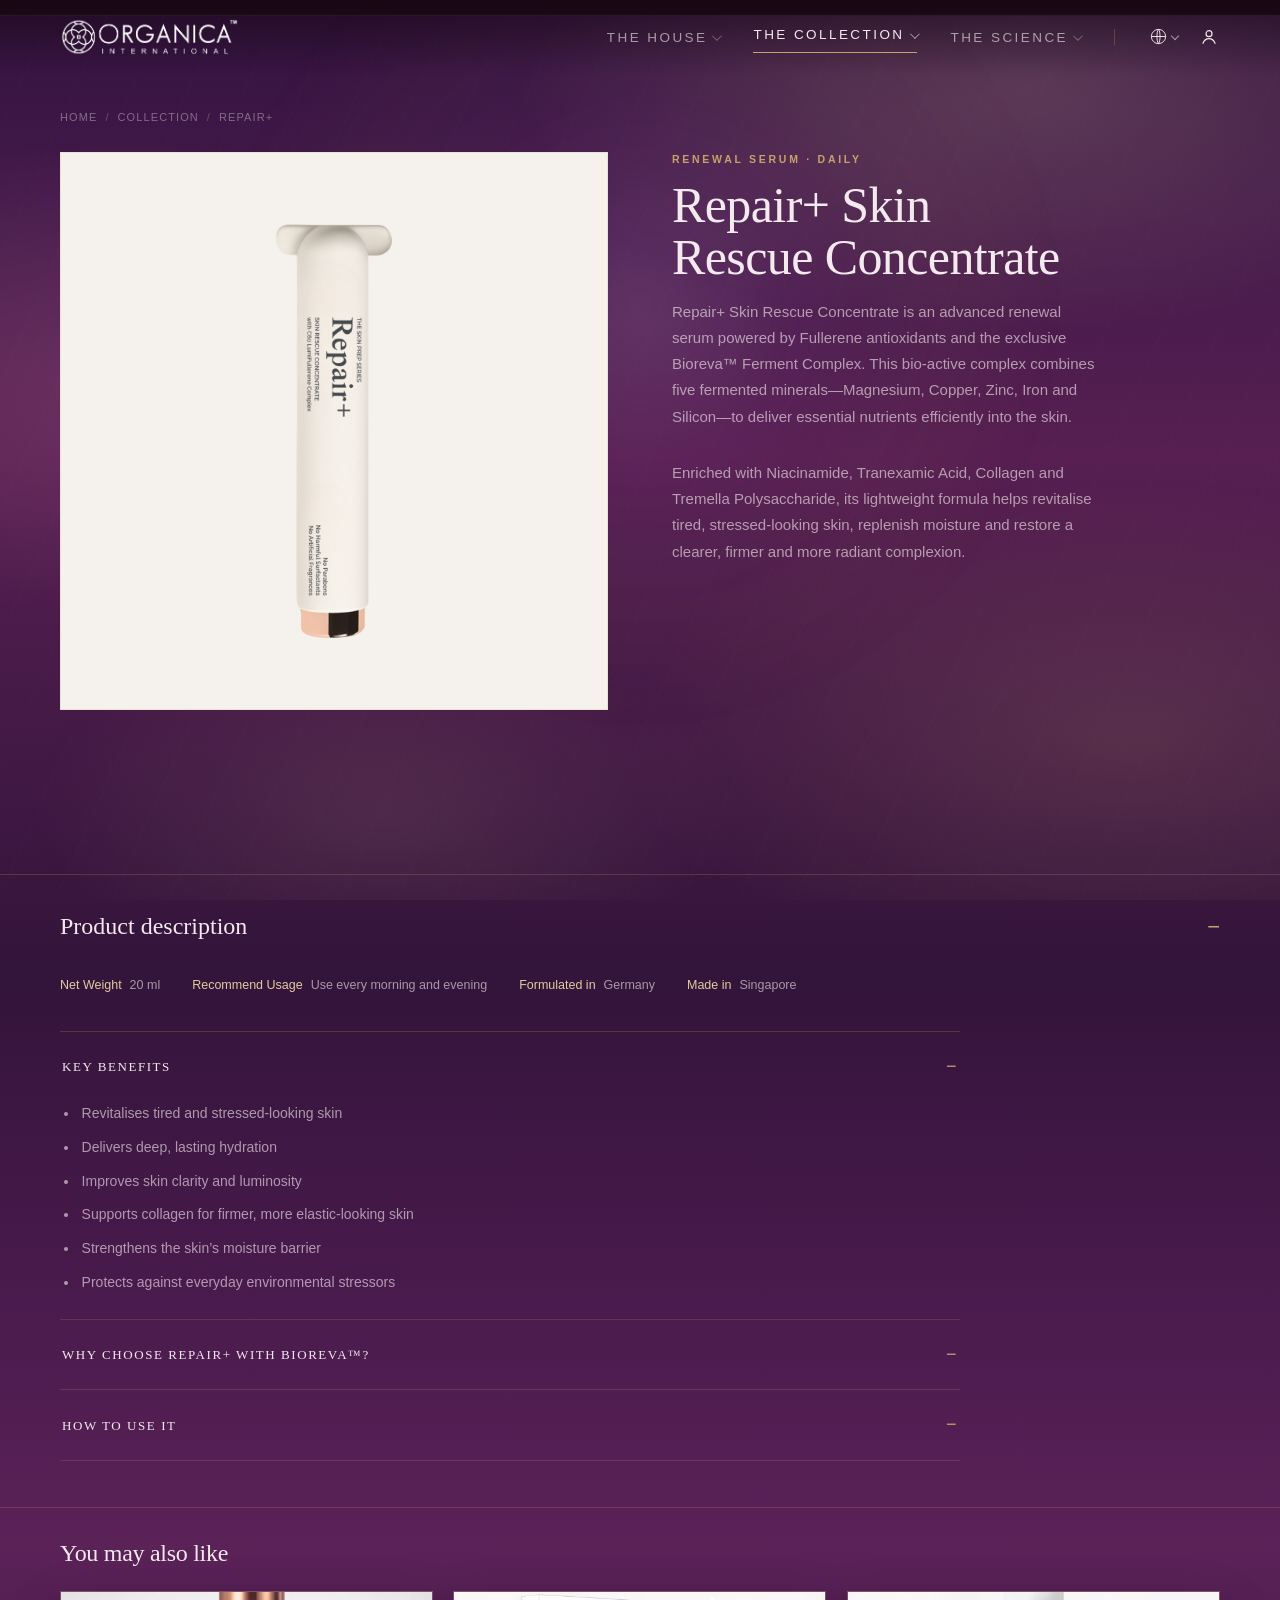
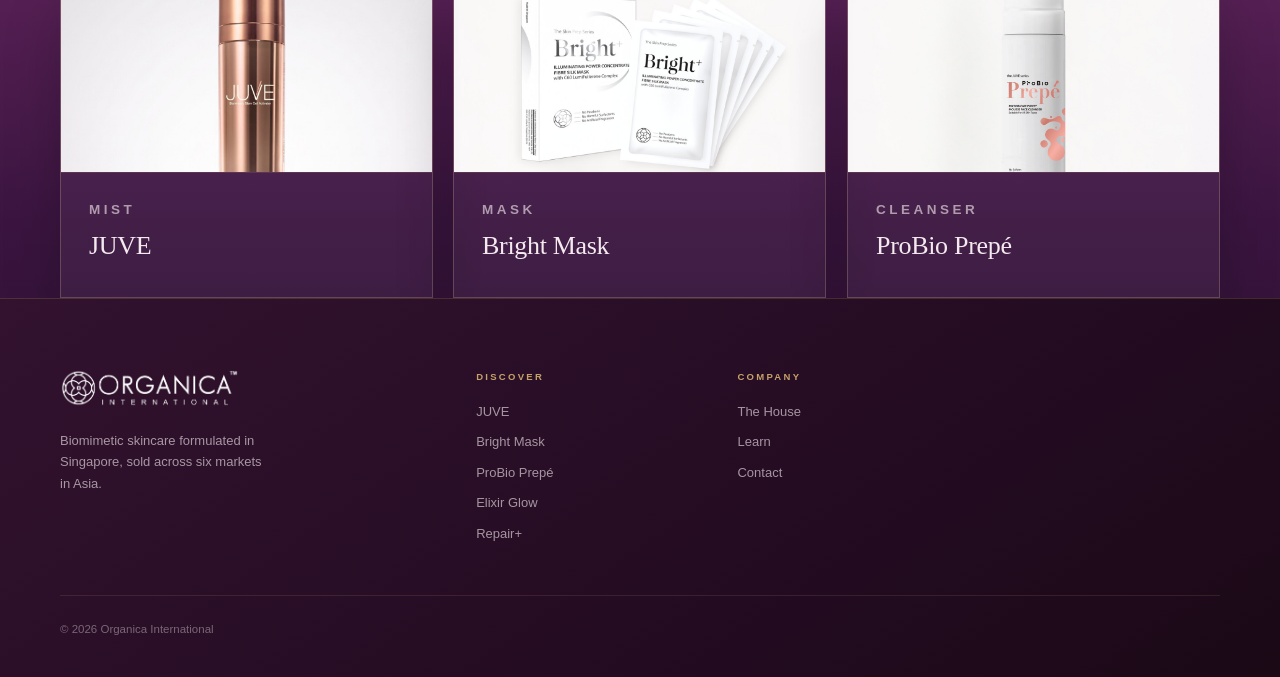
<file: product-repair.html>
<!DOCTYPE html>
<html lang="en">
<head>
<meta charset="utf-8">
<meta name="viewport" content="width=device-width, initial-scale=1">
<title>Repair+ Skin Rescue Concentrate — Organica International</title>
<link rel="stylesheet" href="assets/css/style.css?v=51">
</head>
<body class="repair-page single-image-pdp">
<header id="hdr">
  <div class="wrap nav">
    <a class="mark" href="index.html"><img src="assets/images/brand/logo.png" alt="Organica International"></a>
    <div class="navright">
      <div class="navlink"><a href="index.html" data-i="nav_house">The House<span class="car"></span></a><div class="navdrop"><a href="house.html#story" data-i="d_story">About Us</a><a href="house.html#contact" data-i="d_contact">Contact Us</a></div></div>
      <div class="navlink"><a href="shop.html" class="active" data-i="nav_collection">The Collection<span class="car"></span></a><div class="navdrop"><a href="product-juve.html">JUVE</a><a href="product-mask.html">Bright Mask</a><a href="product-prepe.html">ProBio Prepé</a><a href="product-elixir.html">Elixir Glow</a><a href="product-repair.html">Repair+</a></div></div>
      <div class="navlink"><a href="learn.html" data-i="nav_science">The Science<span class="car"></span></a><div class="navdrop"><a href="learn.html#blog" data-i="d_blog">Blog Posts</a><a href="learn.html#videos" data-i="d_videos">Videos</a></div></div>
      <span class="navsep"></span>
      <div class="navicons">
        <div class="lang" id="lang"><button class="lang-btn" onclick="event.stopPropagation();document.getElementById('lang').classList.toggle('open')" aria-label="Language"><svg viewBox="0 0 24 24" width="19" height="19" stroke="currentColor" stroke-width="1.2" fill="none"><circle cx="12" cy="12" r="9"/><path d="M3 12h18M12 3c2.6 2.7 2.6 15.3 0 18M12 3c-2.6 2.7-2.6 15.3 0 18"/></svg><span class="car"></span></button><div class="langmenu"><button onclick="setLang('en')" data-l="en">English</button><button onclick="setLang('zh')" data-l="zh">中文</button><button onclick="setLang('th')" data-l="th">ไทย</button><button onclick="setLang('ko')" data-l="ko">한국어</button><button onclick="setLang('ja')" data-l="ja">日本語</button></div></div>
        <button class="icon-btn" onclick="openAcct('signin')" aria-label="Account" data-i-title="nav_account"><svg viewBox="0 0 24 24"><circle cx="12" cy="8" r="3.6"/><path d="M4.5 20c1.6-4 5-6 7.5-6s5.9 2 7.5 6"/></svg></button>
        <button class="burger" type="button" onclick="toggleDrawer(event)" aria-label="Open navigation" aria-controls="drawer" aria-expanded="false"><i></i><i></i><i></i></button>
      </div>
    </div>
  </div>
</header>
<nav class="drawer" id="drawer" aria-label="Mobile navigation">
  <div class="drawer-group"><div class="drawer-row"><a href="index.html" data-i="nav_house">The House</a><button class="drawer-toggle" type="button" onclick="toggleDrawerGroup(event,this)" aria-label="Show House links" aria-expanded="false"><i></i></button></div><div class="drawer-panel"><a class="drawer-sub" href="house.html#story" data-i="d_story">About Us</a><a class="drawer-sub" href="house.html#contact" data-i="d_contact">Contact Us</a></div></div>
  <div class="drawer-group"><div class="drawer-row"><a href="shop.html" data-i="nav_collection">The Collection</a><button class="drawer-toggle" type="button" onclick="toggleDrawerGroup(event,this)" aria-label="Show Collection links" aria-expanded="false"><i></i></button></div><div class="drawer-panel"><a class="drawer-sub" href="product-juve.html">JUVE</a><a class="drawer-sub" href="product-mask.html">Bright Mask</a><a class="drawer-sub" href="product-prepe.html">ProBio Prepé</a><a class="drawer-sub" href="product-elixir.html">Elixir Glow</a><a class="drawer-sub" href="product-repair.html">Repair+</a></div></div>
  <div class="drawer-group"><div class="drawer-row"><a href="learn.html" data-i="nav_science">The Science</a><button class="drawer-toggle" type="button" onclick="toggleDrawerGroup(event,this)" aria-label="Show Science links" aria-expanded="false"><i></i></button></div><div class="drawer-panel"><a class="drawer-sub" href="learn.html#blog" data-i="d_blog">Blog Posts</a><a class="drawer-sub" href="learn.html#videos" data-i="d_videos">Videos</a></div></div>
</nav>
<main>
  <nav class="crumb wrap"><a href="index.html" data-i="crumb_home">Home</a><span>/</span><a href="shop.html" data-i="crumb_collection">Collection</a><span>/</span>Repair+</nav>
  <section class="pdp"><div class="wrap pdp-grid">
    <div class="pdp-gallery"><div class="pdp-main"><img class="pdp-photo" src="assets/images/products/Repair+.png" alt="Repair+ Skin Rescue Concentrate"></div></div>
    <div class="pdp-info">
      <p class="pkind">Renewal serum · Daily</p>
      <h1>Repair+ Skin Rescue Concentrate</h1>
      <p class="pdp-desc">Repair+ Skin Rescue Concentrate is an advanced renewal serum powered by Fullerene antioxidants and the exclusive Bioreva™ Ferment Complex. This bio-active complex combines five fermented minerals—Magnesium, Copper, Zinc, Iron and Silicon—to deliver essential nutrients efficiently into the skin.</p>
      <p class="pdp-desc">Enriched with Niacinamide, Tranexamic Acid, Collagen and Tremella Polysaccharide, its lightweight formula helps revitalise tired, stressed-looking skin, replenish moisture and restore a clearer, firmer and more radiant complexion.</p>
    </div>
  </div></section>
  <div class="pdp-description"><div class="wrap">
    <details class="pdp-desc-toggle" open><summary data-i="pdp_desc_h">Product description</summary><div class="pdp-desc-body">
      <div class="pdp-meta"><div><strong data-i="meta_net_weight">Net Weight</strong><span>20 ml</span></div><div><strong data-i="meta_recommend_usage">Recommend Usage</strong><span>Use every morning and evening</span></div><div><strong data-i="meta_formulated">Formulated in</strong><span data-i="meta_germany">Germany</span></div><div><strong data-i="meta_made">Made in</strong><span data-i="meta_singapore">Singapore</span></div></div>
      <div class="pdp-accordion">
        <details open><summary>Key Benefits</summary><div class="acc-body"><ul class="pdp-copy-list"><li>Revitalises tired and stressed-looking skin</li><li>Delivers deep, lasting hydration</li><li>Improves skin clarity and luminosity</li><li>Supports collagen for firmer, more elastic-looking skin</li><li>Strengthens the skin’s moisture barrier</li><li>Protects against everyday environmental stressors</li></ul></div></details>
        <details><summary>Why Choose Repair+ with Bioreva™?</summary><div class="acc-body"><ul class="pdp-copy-list"><li>Powered by five bio-fermented minerals: Magnesium, Copper, Zinc, Iron and Silicon</li><li>Advanced Saccharomyces fermentation enhances skin absorption</li><li>Formulated to support skin renewal and resilience</li><li>Combines the antioxidant benefits of Fullerene with bio-fermented nutrients</li><li>Lightweight, fast-absorbing and suitable for all skin types</li></ul></div></details>
        <details><summary data-i="pf_usage_lbl">How to use it</summary><div class="acc-body"><p>Dispense 2–3 drops onto cleansed skin. Gently apply over the face and neck until fully absorbed. Use every morning and evening.</p></div></details>
      </div>
    </div></details>
  </div></div>
  <div class="pdp-related"><div class="wrap"><h2 data-i="related_h">You may also like</h2><div class="pdp-related-grid">
    <a class="pcard" href="product-juve.html"><div class="art" style="min-height:180px"><img class="card-photo" src="assets/images/products/juve/juve-product.jpg" alt="JUVE"></div><div class="pbody"><p class="pkind">Mist</p><h3>JUVE</h3></div></a>
    <a class="pcard" href="product-mask.html"><div class="art" style="min-height:180px"><img class="card-photo" src="assets/images/products/bright/bright-mask-product.jpg" alt="Bright Mask"></div><div class="pbody"><p class="pkind">Mask</p><h3>Bright Mask</h3></div></a>
    <a class="pcard" href="product-prepe.html"><div class="art" style="min-height:180px"><img class="card-photo" src="assets/images/products/prepe/prepe-gallery-1.jpg" alt="ProBio Prepé"></div><div class="pbody"><p class="pkind">Cleanser</p><h3>ProBio Prepé</h3></div></a>
  </div></div></div>
</main>
<footer><div class="wrap"><div class="fgrid"><div><a class="mark footer-mark" href="index.html"><img src="assets/images/brand/logo.png" alt="Organica International"></a><p style="margin-top:16px;max-width:34ch" data-i="footer_desc">Biomimetic skincare formulated in Singapore, sold across six markets in Asia.</p></div><div><h4 data-i="f_shop">Discover</h4><ul><li><a href="product-juve.html">JUVE</a></li><li><a href="product-mask.html">Bright Mask</a></li><li><a href="product-prepe.html">ProBio Prepé</a></li><li><a href="product-elixir.html">Elixir Glow</a></li><li><a href="product-repair.html">Repair+</a></li></ul></div><div><h4 data-i="f_company">Company</h4><ul><li><a href="house.html" data-i="nav_house">The House</a></li><li><a href="learn.html" data-i="nav_learn">Learn</a></li><li><a href="house.html#contact" data-i="f_contact">Contact</a></li></ul></div></div><div class="fbase"><span data-i="footer_copyright">© 2026 Organica International</span></div></div></footer>
<script src="assets/js/app.js?v=32"></script>
</body>
</html>
</file>
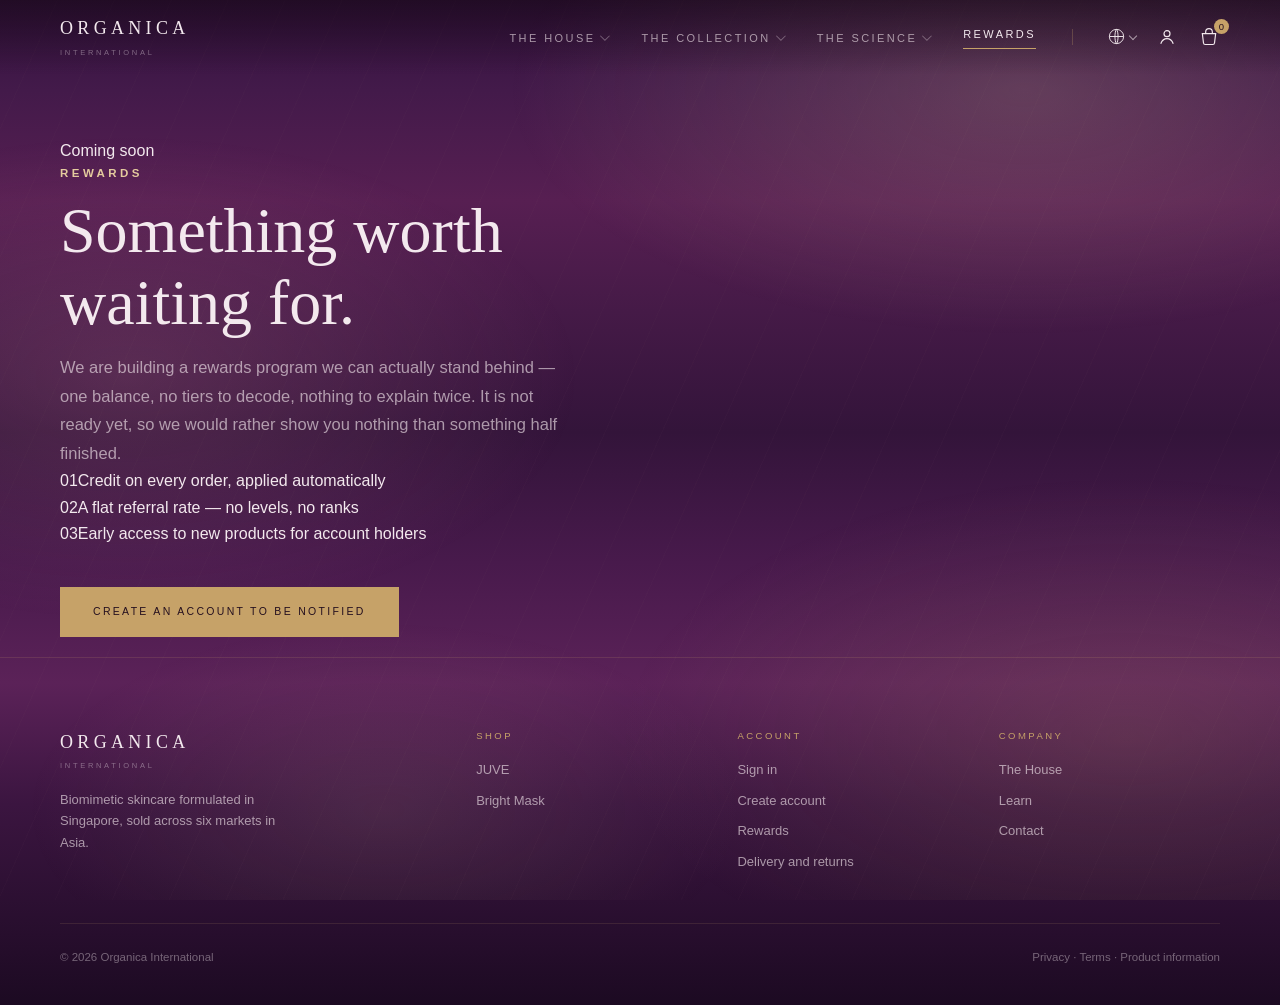
<file: rewards.html>
<!DOCTYPE html>
<html lang="en">
<head>
<meta charset="utf-8">
<meta name="viewport" content="width=device-width, initial-scale=1">
<title>Rewards — Organica International</title>
<link rel="stylesheet" href="style.css">
</head>
<body>
<header id="hdr">
  <div class="wrap nav">
    <a class="mark" href="index.html">ORGANICA<small>INTERNATIONAL</small></a>
    <div class="navright">
      <div class="navlink">
        <a href="index.html" data-i="nav_house">The House<span class="car"></span></a>
        <div class="navdrop">
          <a href="house.html#story" data-i="d_story">Our Story</a>
          <a href="house.html#testimonials" data-i="d_testimonials">Testimonials</a>
          <a href="house.html#contact" data-i="d_contact">Contact</a>
        </div>
      </div>
      <div class="navlink">
        <a href="shop.html" data-i="nav_collection">The Collection<span class="car"></span></a>
        <div class="navdrop">
          <a href="shop.html#juve">JUVE</a>
          <a href="shop.html#mask">Bright Mask</a>
        </div>
      </div>
      <div class="navlink">
        <a href="learn.html" data-i="nav_science">The Science<span class="car"></span></a>
        <div class="navdrop">
          <a href="learn.html#blog" data-i="d_blog">Blog Posts</a>
          <a href="learn.html#faq" data-i="d_faq">FAQ</a>
          <a href="learn.html#videos" data-i="d_videos">Videos</a>
        </div>
      </div>
      <a href="rewards.html" class="active" data-i="nav_rewards" style="margin-right:2px">Rewards</a>
      <span class="navsep"></span>
      <div class="navicons">
        <div class="lang" id="lang">
          <button class="lang-btn" onclick="event.stopPropagation();document.getElementById('lang').classList.toggle('open')" aria-label="Language">
            <svg viewBox="0 0 24 24" width="19" height="19" stroke="currentColor" stroke-width="1.2" fill="none"><circle cx="12" cy="12" r="9"/><path d="M3 12h18M12 3c2.6 2.7 2.6 15.3 0 18M12 3c-2.6 2.7-2.6 15.3 0 18"/></svg>
            <span class="car"></span>
          </button>
          <div class="langmenu">
            <button onclick="setLang('en')" data-l="en">English</button>
            <button onclick="setLang('zh')" data-l="zh">中文</button>
            <button onclick="setLang('th')" data-l="th">ไทย</button>
            <button onclick="setLang('ko')" data-l="ko">한국어</button>
            <button onclick="setLang('ja')" data-l="ja">日本語</button>
          </div>
        </div>
        <button class="icon-btn" onclick="openAcct('signin')" aria-label="Account" data-i-title="nav_account">
          <svg viewBox="0 0 24 24"><circle cx="12" cy="8" r="3.6"/><path d="M4.5 20c1.6-4 5-6 7.5-6s5.9 2 7.5 6"/></svg>
        </button>
        <button class="icon-btn" onclick="gate('cart')" aria-label="Cart">
          <svg viewBox="0 0 24 24"><path d="M4 8h16l-1.4 11.2a2 2 0 0 1-2 1.8H7.4a2 2 0 0 1-2-1.8L4 8Z"/><path d="M8 8V6a4 4 0 0 1 8 0v2"/></svg>
          <span class="badge" id="cartn">0</span>
        </button>
        <button class="burger" onclick="document.getElementById('drawer').classList.toggle('open')" aria-label="Menu"><i></i><i></i><i></i></button>
      </div>
    </div>
  </div>
</header>

<nav class="drawer" id="drawer" onclick="this.classList.remove('open')">
  <a href="index.html" data-i="nav_house">The House</a>
  <a href="shop.html" data-i="nav_collection">The Collection</a>
  <a href="learn.html" data-i="nav_science">The Science</a>
  <a href="rewards.html" data-i="nav_rewards">Rewards</a>
</nav>

<main>
<section class="pagehero soon-wrap"><div class="wrap">
  <p class="soon-badge" data-i="soon_badge">Coming soon</p>
  <p class="eyebrow" data-i="rw_eyebrow">Rewards</p>
  <h1 data-i="rw_h">Something worth waiting for.</h1>
  <p class="lede" data-i="rw_p">We are building a rewards program we can actually stand behind &mdash; one balance, no tiers to decode, nothing to explain twice. It is not ready yet, so we would rather show you nothing than something half finished.</p>

  <div class="soon-list">
    <div><span class="n">01</span><span data-i="soon1">Credit on every order, applied automatically</span></div>
    <div><span class="n">02</span><span data-i="soon2">A flat referral rate &mdash; no levels, no ranks</span></div>
    <div><span class="n">03</span><span data-i="soon3">Early access to new products for account holders</span></div>
  </div>

  <div class="rcta" style="margin-top:40px">
    <button class="btn btn-solid" onclick="openAcct('create')" data-i="rw_cta2">Create an account to be notified</button>
  </div>
</div></section>
</main>
<footer>
  <div class="wrap">
    <div class="fgrid">
      <div>
        <p class="mark" style="margin:0">ORGANICA<small>INTERNATIONAL</small></p>
        <p style="margin-top:16px;max-width:34ch">Biomimetic skincare formulated in Singapore, sold across six markets in Asia.</p>
      </div>
      <div><h4 data-i="f_shop">Shop</h4><ul>
        <li><a href="shop.html#juve">JUVE</a></li>
        <li><a href="shop.html#mask">Bright Mask</a></li></ul></div>
      <div><h4 data-i="nav_account">Account</h4><ul>
        <li><a href="#" onclick="openAcct('signin');return false" data-i="a_signin">Sign in</a></li>
        <li><a href="#" onclick="openAcct('create');return false" data-i="a_create">Create account</a></li>
        <li><a href="rewards.html" data-i="nav_rewards">Rewards</a></li>
        <li><a href="#" data-i="f_delivery">Delivery and returns</a></li></ul></div>
      <div><h4 data-i="f_company">Company</h4><ul>
        <li><a href="house.html" data-i="nav_house">The House</a></li>
        <li><a href="learn.html" data-i="nav_learn">Learn</a></li>
        <li>
</li>
        <li><a href="house.html#contact" data-i="f_contact">Contact</a></li></ul></div>
    </div>
    <div class="fbase">
      <span>© 2026 Organica International</span>
      <span data-i="f_legal">Privacy · Terms · Product information</span>
    </div>
  </div>
</footer>

<div class="scrim" id="scrim" onclick="closeAcct()"></div>
<aside class="acct" id="acct" role="dialog" aria-label="Account">
  <div class="atop">
    <p class="eyebrow" data-i="nav_account">Account</p>
    <button onclick="closeAcct()" aria-label="Close" style="font-size:21px">×</button>
  </div>
  <p class="gate" id="gatemsg"></p>
  <div class="atabs" id="atabs">
    <button class="on" onclick="atab('signin')" data-i="a_signin">Sign in</button>
    <button onclick="atab('create')" data-i="a_create">Create account</button>
  </div>
  <div class="abody">
    <div id="v-signin">
      <div class="field"><label data-i="a_email">Email</label><input type="email" placeholder="you@email.com"></div>
      <div class="field"><label data-i="a_pw">Password</label><input type="password" placeholder="••••••••"></div>
      <button class="btn btn-solid" onclick="atab('member')" data-i="a_signin">Sign in</button>
      <p class="helper"><a href="#" data-i="a_forgot">Reset your password</a></p>
      <div class="divider" data-i="or">or</div>
      <p class="helper" data-i="a_guest">You can also check out as a guest. We will create an account for you on the confirmation page, with your order already in it.</p>
    </div>
    <div id="v-create" class="hidden">
      <div class="field"><label data-i="a_name">Name</label><input placeholder="Full name"></div>
      <div class="field"><label data-i="a_email">Email</label><input type="email" placeholder="you@email.com"></div>
      <div class="field"><label data-i="a_pw">Password</label><input type="password" placeholder="At least 8 characters"></div>
      <button class="btn btn-solid" onclick="atab('member')" data-i="a_create">Create account</button>
      <p class="helper" data-i="a_createnote">An account saves your delivery details, tracks your course, and holds the credit earned on every order.</p>
    </div>
    <div id="v-member" class="hidden">
      <p class="eyebrow" data-i="a_signedin">Signed in</p>
      <h3 style="margin:8px 0 24px;font-size:26px">Fei</h3>
      <div class="bals">
        <div class="bal"><p class="k" data-i="a_credit">Store credit</p><p class="v"><span class="ph">VAL</span></p><p class="s" data-i="a_credit_s">Applied at checkout</p></div>
        <div class="bal"><p class="k" data-i="a_referrals">Referrals</p><p class="v"><span class="ph">VAL</span></p><p class="s" data-i="a_referrals_s">Credit earned</p></div>
      </div>
      <p class="eyebrow" style="margin-bottom:4px" data-i="a_current">Current course</p>
      <div class="arow"><strong>JUVE</strong><span><span class="ph">3 of 7</span></span></div>
      <div class="arow"><strong data-i="a_next">Next delivery</strong><span><span class="ph">DATE</span></span></div>
      <div class="arow"><strong data-i="a_orders">Order history</strong><span><span class="ph">N</span></span></div>
      <div class="arow"><strong data-i="a_addr">Delivery address</strong><span data-i="edit">Edit</span></div>
      <button class="btn btn-ghost" style="margin-top:24px;width:100%" onclick="atab('signin')" data-i="a_signout">Sign out</button>
    </div>
  </div>
</aside>

<script src="app.js"></script>
</body>
</html>
</file>
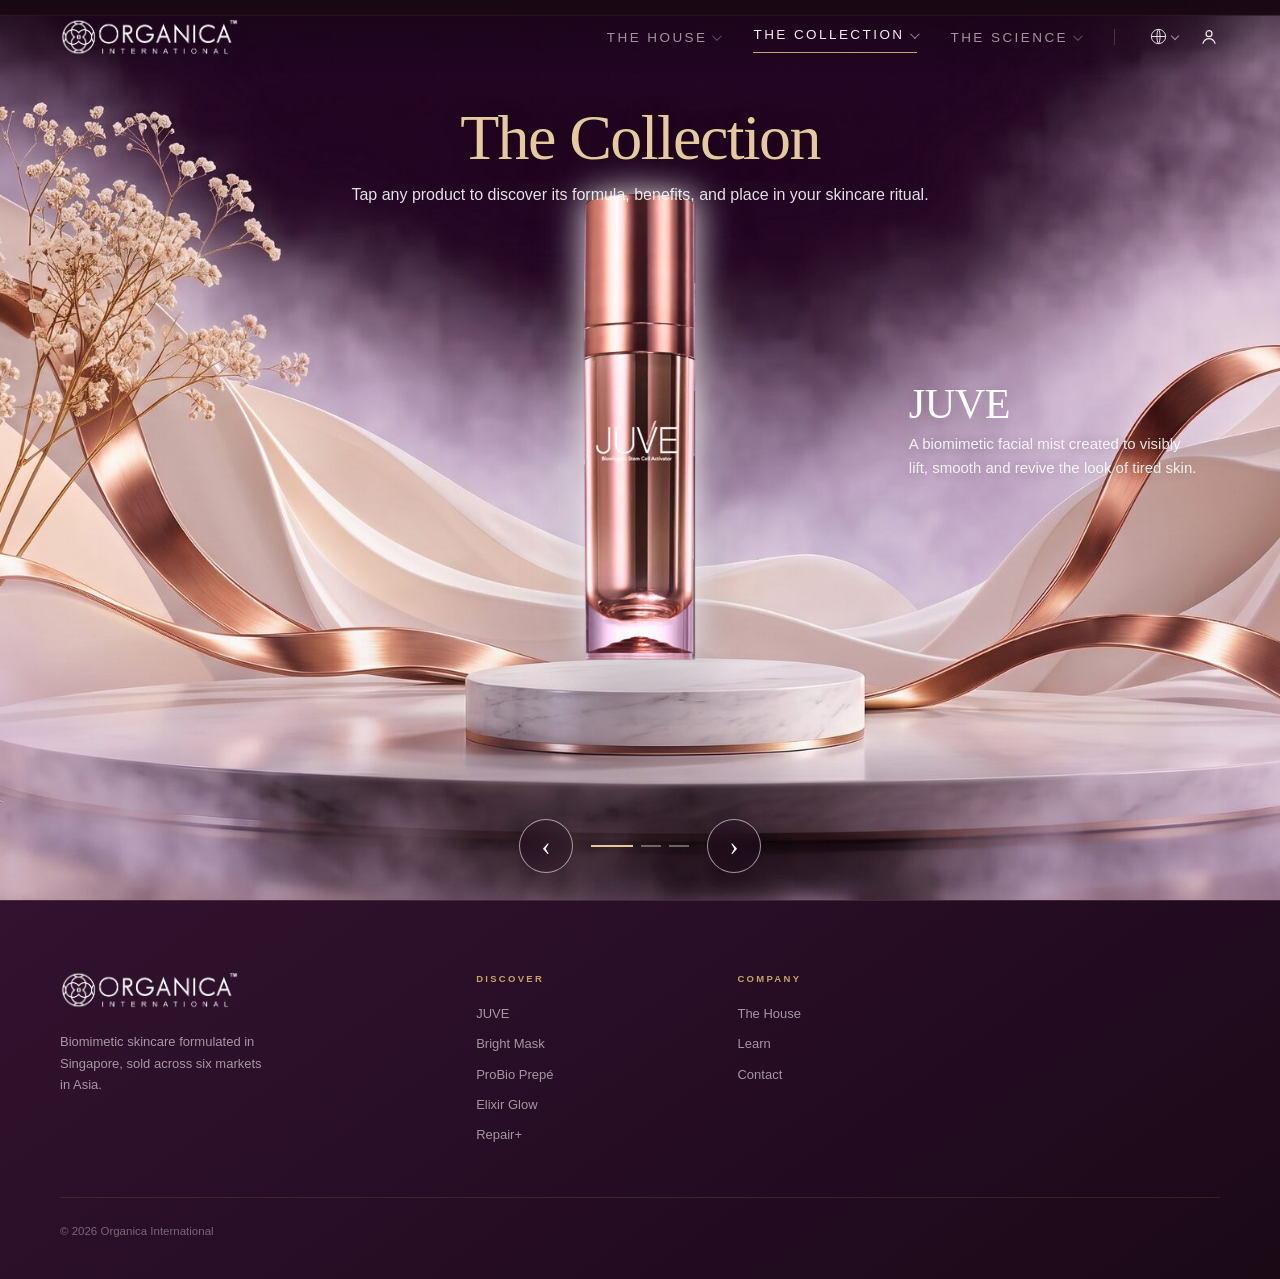
<file: shop.html>
<!DOCTYPE html>
<html lang="en">
<head>
<meta charset="utf-8">
<meta name="viewport" content="width=device-width, initial-scale=1">
<title>The Collection — Organica International</title>
<link rel="stylesheet" href="assets/css/style.css?v=51">
</head>
<body class="collection-page">
<header id="hdr">
  <div class="wrap nav">
    <a class="mark" href="index.html"><img src="assets/images/brand/logo.png" alt="Organica International"></a>
    <div class="navright">
      <div class="navlink">
        <a href="index.html" data-i="nav_house">The House<span class="car"></span></a>
        <div class="navdrop">
          <a href="house.html#story" data-i="d_story">About Us</a>
          <a href="house.html#contact" data-i="d_contact">Contact Us</a>
        </div>
      </div>
      <div class="navlink">
        <a href="shop.html" class="active" data-i="nav_collection">The Collection<span class="car"></span></a>
        <div class="navdrop">
          <a href="product-juve.html">JUVE</a>
          <a href="product-mask.html">Bright Mask</a>
          <a href="product-prepe.html">ProBio Prepé</a>
          <a href="product-elixir.html">Elixir Glow</a>
          <a href="product-repair.html">Repair+</a>
        </div>
      </div>
      <div class="navlink">
        <a href="learn.html" data-i="nav_science">The Science<span class="car"></span></a>
        <div class="navdrop">
          <a href="learn.html#blog" data-i="d_blog">Blog Posts</a>
          <a href="learn.html#videos" data-i="d_videos">Videos</a>
        </div>
      </div>
      <span class="navsep"></span>
      <div class="navicons">
        <div class="lang" id="lang">
          <button class="lang-btn" onclick="event.stopPropagation();document.getElementById('lang').classList.toggle('open')" aria-label="Language">
            <svg viewBox="0 0 24 24" width="19" height="19" stroke="currentColor" stroke-width="1.2" fill="none"><circle cx="12" cy="12" r="9"/><path d="M3 12h18M12 3c2.6 2.7 2.6 15.3 0 18M12 3c-2.6 2.7-2.6 15.3 0 18"/></svg>
            <span class="car"></span>
          </button>
          <div class="langmenu">
            <button onclick="setLang('en')" data-l="en">English</button>
            <button onclick="setLang('zh')" data-l="zh">中文</button>
            <button onclick="setLang('th')" data-l="th">ไทย</button>
            <button onclick="setLang('ko')" data-l="ko">한국어</button>
            <button onclick="setLang('ja')" data-l="ja">日本語</button>
          </div>
        </div>
        <button class="icon-btn" onclick="openAcct('signin')" aria-label="Account" data-i-title="nav_account">
          <svg viewBox="0 0 24 24"><circle cx="12" cy="8" r="3.6"/><path d="M4.5 20c1.6-4 5-6 7.5-6s5.9 2 7.5 6"/></svg>
        </button>
        <button class="burger" type="button" onclick="toggleDrawer(event)" aria-label="Open navigation" aria-controls="drawer" aria-expanded="false"><i></i><i></i><i></i></button>
      </div>
    </div>
  </div>
</header>

<nav class="drawer" id="drawer" aria-label="Mobile navigation">
  <div class="drawer-group"><div class="drawer-row"><a href="index.html" data-i="nav_house">The House</a><button class="drawer-toggle" type="button" onclick="toggleDrawerGroup(event,this)" aria-label="Show House links" aria-expanded="false"><i></i></button></div><div class="drawer-panel"><a class="drawer-sub" href="house.html#story" data-i="d_story">About Us</a><a class="drawer-sub" href="house.html#contact" data-i="d_contact">Contact Us</a></div></div>
  <div class="drawer-group"><div class="drawer-row"><a href="shop.html" data-i="nav_collection">The Collection</a><button class="drawer-toggle" type="button" onclick="toggleDrawerGroup(event,this)" aria-label="Show Collection links" aria-expanded="false"><i></i></button></div><div class="drawer-panel"><a class="drawer-sub" href="product-juve.html">JUVE</a><a class="drawer-sub" href="product-mask.html">Bright Mask</a><a class="drawer-sub" href="product-prepe.html">ProBio Prepé</a><a class="drawer-sub" href="product-elixir.html">Elixir Glow</a><a class="drawer-sub" href="product-repair.html">Repair+</a></div></div>
  <div class="drawer-group"><div class="drawer-row"><a href="learn.html" data-i="nav_science">The Science</a><button class="drawer-toggle" type="button" onclick="toggleDrawerGroup(event,this)" aria-label="Show Science links" aria-expanded="false"><i></i></button></div><div class="drawer-panel"><a class="drawer-sub" href="learn.html#blog" data-i="d_blog">Blog Posts</a><a class="drawer-sub" href="learn.html#videos" data-i="d_videos">Videos</a></div></div>
</nav>

<main>
<section class="collection-showcase" aria-labelledby="collectionTitle">
  <div class="wrap collection-intro">
    <p class="collection-kicker">Organica International</p>
    <h1 id="collectionTitle" data-i="collection_title">The Collection</h1>
    <p data-i="collection_intro">Tap any product to discover its formula, benefits, and place in your skincare ritual.</p>
  </div>

  <div class="collection-runway" id="collectionRunway" tabindex="0" aria-roledescription="carousel" aria-label="Organica product collection">
    <img class="collection-set" src="assets/images/collection/Podium%201.jpg" alt="" aria-hidden="true">

    <article class="collection-product is-active" data-index="0" data-product="juve" data-href="product-juve.html" aria-hidden="false">
      <div class="collection-product-visual visual-juve"><img src="assets/images/products/juve/juve-product-normalized.png" alt="JUVE Biomimetic Stem Cell Activator"></div>
      <div class="collection-product-copy">
        <span class="collection-number">01 / 03</span><span class="collection-type" data-i="collection_mist">Mist</span>
        <h2>JUVE</h2>
        <p data-i="collection_juve_p">A biomimetic facial mist created to visibly lift, smooth and revive the look of tired skin.</p>
        <a href="product-juve.html" class="collection-cta"><span data-i="collection_discover_juve">Discover JUVE</span> <span>↗</span></a>
      </div>
    </article>

    <article class="collection-product" data-index="1" data-product="mask" data-href="product-mask.html" aria-hidden="true">
      <div class="collection-product-visual visual-mask"><img src="assets/images/products/bright/bright-mask-normalized.png" alt="Bright+ C60 Fibre Silk Mask"></div>
      <div class="collection-product-copy">
        <span class="collection-number">02 / 03</span><span class="collection-type" data-i="collection_mask">Mask</span>
        <h2>Bright+</h2>
        <p data-i="collection_mask_p">A luminous fibre-silk treatment powered by C60 technology to refresh dull-looking skin and restore radiance.</p>
        <a href="product-mask.html" class="collection-cta"><span data-i="collection_discover_mask">Discover Bright+</span> <span>↗</span></a>
      </div>
    </article>

    <article class="collection-product" data-index="2" data-product="prepe" data-href="product-prepe.html" aria-hidden="true">
      <div class="collection-product-visual visual-prepe"><img src="assets/images/products/prepe/prepe-product-normalized.png" alt="ProBio Prepé Mousse Cleanser"></div>
      <div class="collection-product-copy">
        <span class="collection-number">03 / 03</span><span class="collection-type" data-i="collection_cleanser">Cleanser</span>
        <h2>ProBio Prepé</h2>
        <p data-i="collection_prepe_p">A microbiome-focused mousse cleanser that refreshes while supporting a balanced, comfortable skin barrier.</p>
        <a href="product-prepe.html" class="collection-cta"><span data-i="collection_discover_prepe">Discover Prepé</span> <span>↗</span></a>
      </div>
    </article>

    <div class="collection-controls" aria-label="Product navigation">
      <button class="collection-arrow collection-prev" type="button" aria-label="Previous product">‹</button>
      <div class="collection-dots" aria-hidden="true"><i class="is-active"></i><i></i><i></i></div>
      <button class="collection-arrow collection-next" type="button" aria-label="Next product">›</button>
    </div>
    <p class="collection-hint" data-i="collection_hint">Scroll or use the arrows to explore</p>
  </div>
</section>

<section class="edit-stage edit-stage-legacy" aria-hidden="true">
  <div class="wrap edit-top">
    <h1 class="edit-title" data-i="ed_title">The Collection</h1>
    <p class="lede" data-i="ed_p">Every product is formulated in-house and tested against one question: would we be comfortable explaining exactly what it does, and why. We would rather curate a handful of things well than fill a catalogue.</p>
  </div>

  <div class="edit-cards" id="editCards">
    <button class="ecard" data-p="juve">
      <div class="ecard-inner">
        <span class="echip">Mist</span>
        <div class="ecard-art"><img src="[data-uri]" alt="JUVE"></div>
        <span class="etitle">JUVE</span>
      </div>
    </button>
    <button class="ecard" data-p="mask">
      <div class="ecard-inner">
        <span class="echip" data-i="k_weekly">Mask</span>
        <div class="ecard-art"><img src="assets/images/products/bright/bright-mask-cutout.png" alt="Bright Mask"></div>
        <span class="etitle">Bright Mask</span>
      </div>
    </button>
    <button class="ecard" data-p="prepe">
      <div class="ecard-inner">
        <span class="echip">Cleanser</span>
        <div class="ecard-art"><img src="assets/images/products/prepe/prepe-product-cutout.png" alt="ProBio Prepé cleanser"></div>
        <span class="etitle">ProBio Prepé</span>
      </div>
    </button>
  </div>

  <div class="edit-nav">
    <button id="editPrev" aria-label="Previous">&lsaquo;</button>
    <button id="editNext" aria-label="Next">&rsaquo;</button>
  </div>
</section>

</main>
<footer>
  <div class="wrap">
    <div class="fgrid">
      <div>
        <a class="mark footer-mark" href="index.html"><img src="assets/images/brand/logo.png" alt="Organica International"></a>
        <p style="margin-top:16px;max-width:34ch" data-i="footer_desc">Biomimetic skincare formulated in Singapore, sold across six markets in Asia.</p>
      </div>
      <div><h4 data-i="f_shop">Discover</h4><ul>
        <li><a href="product-juve.html">JUVE</a></li>
        <li><a href="product-mask.html">Bright Mask</a></li>
        <li><a href="product-prepe.html">ProBio Prepé</a></li>
        <li><a href="product-elixir.html">Elixir Glow</a></li>
        <li><a href="product-repair.html">Repair+</a></li></ul></div>
      <div><h4 data-i="f_company">Company</h4><ul>
        <li><a href="house.html" data-i="nav_house">The House</a></li>
        <li><a href="learn.html" data-i="nav_learn">Learn</a></li>
        <li></li>
        <li><a href="house.html#contact" data-i="f_contact">Contact</a></li></ul></div>
    </div>
    <div class="fbase">
      <span data-i="footer_copyright">© 2026 Organica International</span>
    </div>
  </div>
</footer>

<div class="scrim" id="scrim" onclick="closeAcct()"></div>
<aside class="acct" id="acct" role="dialog" aria-label="Account">
  <div class="atop">
    <p class="eyebrow" data-i="nav_account">Account</p>
    <button onclick="closeAcct()" aria-label="Close" style="font-size:21px">×</button>
  </div>
  <p class="gate" id="gatemsg"></p>
  <div class="atabs" id="atabs">
    <button class="on" onclick="atab('signin')" data-i="a_signin">Sign in</button>
    <button onclick="atab('create')" data-i="a_create">Create account</button>
  </div>
  <div class="abody">
    <div id="v-signin">
      <div class="field"><label data-i="a_email">Email</label><input type="email" placeholder="you@email.com"></div>
      <div class="field"><label data-i="a_pw">Password</label><input type="password" placeholder="••••••••"></div>
      <button class="btn btn-solid" onclick="atab('member')" data-i="a_signin">Sign in</button>
      <p class="helper"><a href="#" data-i="a_forgot">Reset your password</a></p>
      <div class="divider" data-i="or">or</div>
      <p class="helper" data-i="a_guest">You can also check out as a guest. We will create an account for you on the confirmation page, with your order already in it.</p>
    </div>
    <div id="v-create" class="hidden">
      <div class="field"><label data-i="a_name">Name</label><input placeholder="Full name"></div>
      <div class="field"><label data-i="a_email">Email</label><input type="email" placeholder="you@email.com"></div>
      <div class="field"><label data-i="a_pw">Password</label><input type="password" placeholder="At least 8 characters"></div>
      <button class="btn btn-solid" onclick="atab('member')" data-i="a_create">Create account</button>
      <p class="helper" data-i="a_createnote">An account saves your delivery details, tracks your course, and holds the credit earned on every order.</p>
    </div>
    <div id="v-member" class="hidden">
      <p class="eyebrow" data-i="a_signedin">Signed in</p>
      <h3 style="margin:8px 0 24px;font-size:26px">Fei</h3>
      <div class="bals">
        <div class="bal"><p class="k" data-i="a_credit">Store credit</p><p class="v">&mdash;</p><p class="s" data-i="a_credit_s">Applied at checkout</p></div>
        <div class="bal"><p class="k" data-i="a_referrals">Referrals</p><p class="v">&mdash;</p><p class="s" data-i="a_referrals_s">Credit earned</p></div>
      </div>
      <p class="eyebrow" style="margin-bottom:4px" data-i="a_current">Current course</p>
      <div class="arow"><strong>JUVE</strong><span>&mdash;</span></div>
      <div class="arow"><strong data-i="a_next">Next delivery</strong><span data-i="not_scheduled">Not scheduled</span></div>
      <div class="arow"><strong data-i="a_orders">Order history</strong><span>&mdash;</span></div>
      <div class="arow"><strong data-i="a_addr">Delivery address</strong><span data-i="edit">Edit</span></div>
      <button class="btn btn-ghost" style="margin-top:24px;width:100%" onclick="atab('signin')" data-i="a_signout">Sign out</button>
    </div>
  </div>
</aside>

<script src="assets/js/app.js?v=32"></script>
</body>
</html>
</file>
<file: assets/css/style.css>
:root{
  --gold:#C6A268; --gold-lt:#E4CB9E; --gold-dim:rgba(198,162,104,.3);
  --rose:#B4738D; --txt:#F3E9EE; --txt-dim:rgba(243,233,238,.62); --txt-fade:rgba(243,233,238,.4);
  --glass:rgba(255,255,255,.045); --glass-hi:rgba(255,255,255,.08);
  --display:"Didot","Bodoni MT","Playfair Display",Georgia,serif;
  --body:"Helvetica Neue",Helvetica,Arial,sans-serif;
  --sans:var(--body);
  --plum-950:#1B0916;
  --plum-900:#220B20;
  --plum-800:#32122F;
  --line:rgba(198,162,104,.22);
  --ease-luxe:cubic-bezier(.22,1,.36,1);
  --content:1220px;
  --radius-sm:2px;
  --nav:74px;
}
*{box-sizing:border-box;margin:0;padding:0}
html{scroll-behavior:smooth;background:#1B0916}
body{
  font-family:var(--body);font-size:16px;line-height:1.65;color:var(--txt);
  -webkit-font-smoothing:antialiased;overflow-x:hidden;
  background:linear-gradient(180deg,
    #33123F 0%, #431A4A 9%, #571F52 20%, #451A47 31%,
    #33143A 43%, #481A4C 56%, #5B2258 68%, #3B1540 80%,
    #2A0F30 91%, #1C0A22 100%);
  background-attachment:scroll;
}
body::before{content:"";position:fixed;inset:0;z-index:0;pointer-events:none;
  background:
    radial-gradient(65% 44% at 80% 10%,rgba(228,203,158,.2),transparent 62%),
    radial-gradient(55% 42% at 10% 42%,rgba(196,120,150,.22),transparent 64%),
    radial-gradient(60% 44% at 88% 82%,rgba(198,162,104,.16),transparent 66%),
    radial-gradient(40% 30% at 30% 90%,rgba(228,203,158,.1),transparent 70%)}
body::after{content:"";position:fixed;inset:0;z-index:0;pointer-events:none;opacity:.5;
  background:repeating-linear-gradient(114deg,rgba(228,203,158,.035) 0 1px,transparent 1px 52px)}
main,header,footer,.overlay,.acct,.scrim{position:relative;z-index:1}
a{color:inherit;text-decoration:none}
button{font:inherit;cursor:pointer;border:0;background:none;color:inherit}
:focus-visible{outline:2px solid var(--gold);outline-offset:3px}
h1,h2,h3{font-family:var(--display);font-weight:400;line-height:1.12}
h2{font-size:clamp(32px,4.8vw,58px)}
.wrap{max-width:1220px;margin:0 auto;padding:0 30px}
.eyebrow{font-size:11.5px;letter-spacing:.3em;text-transform:uppercase;color:var(--gold-lt);font-weight:600}
.lede{font-size:16.5px;line-height:1.75;color:var(--txt-dim);max-width:56ch}
.section{padding:110px 0;position:relative;z-index:1}
.shead{max-width:900px;margin-bottom:52px}
.shead h2{margin:14px 0 16px}
.ph{border:1px dashed rgba(198,162,104,.7);padding:2px 8px;font-size:11px;color:var(--gold-lt);display:inline-block;background:rgba(198,162,104,.08);letter-spacing:.04em}
.btn{display:inline-block;padding:15px 32px;font-size:10.5px;letter-spacing:.22em;text-transform:uppercase;border:1px solid var(--gold);transition:.3s;text-align:center;white-space:nowrap}
.btn-solid{background:var(--gold);color:#25101F;border-color:var(--gold)}
.btn-solid:hover{background:var(--gold-lt);border-color:var(--gold-lt)}
.btn-ghost{color:var(--gold-lt);border-color:var(--gold-dim)}
.btn-ghost:hover{background:rgba(198,162,104,.12);border-color:var(--gold)}

/* ================== NAV ================== */
header{position:fixed;inset:0 0 auto 0;z-index:70;transition:background .35s,box-shadow .35s,backdrop-filter .35s}
header::before{content:"";position:absolute;inset:0;background:linear-gradient(rgba(20,7,16,.55),transparent);transition:opacity .35s;pointer-events:none}
header.solid{background:rgba(30,11,24,.86);backdrop-filter:blur(18px);box-shadow:0 1px 0 rgba(198,162,104,.18)}
header.solid::before{opacity:0}
.nav{display:flex;align-items:center;height:var(--nav);position:relative;z-index:2}
.mark{font-family:var(--display);font-size:18px;letter-spacing:.24em;color:var(--txt);white-space:nowrap;margin-right:auto}
.mark small{display:block;font-family:var(--body);font-size:7.5px;letter-spacing:.36em;color:var(--txt-fade);margin-top:3px}
.mark img{display:block;height:38px;width:auto}
.navright{display:flex;align-items:center;gap:34px;flex-shrink:0}
.navright>.navlink{flex-shrink:0}
.navright a,.navright>button{font-size:13.5px;letter-spacing:.18em;text-transform:uppercase;color:var(--txt-dim);transition:color .25s;white-space:nowrap;flex-shrink:0}
.navright a:hover,.navright>button:hover{color:var(--txt)}
.navsep{width:1px;height:16px;background:rgba(198,162,104,.28)}
.cart{display:flex;align-items:center;gap:8px}
.cart .n{display:grid;place-items:center;min-width:17px;height:17px;border-radius:9px;background:var(--gold);color:#25101F;font-size:10px;letter-spacing:0;padding:0 5px}
.globe{display:grid;place-items:center;width:20px;height:20px}
.globe svg{width:17px;height:17px;stroke:currentColor;fill:none;stroke-width:1.1}
.lang{position:relative;display:flex;align-items:center}
.langmenu{position:absolute;top:calc(100% + 16px);right:0;background:rgba(38,15,30,.97);backdrop-filter:blur(18px);border:1px solid rgba(198,162,104,.25);min-width:158px;padding:6px 0;opacity:0;visibility:hidden;transform:translateY(-6px);transition:.22s;box-shadow:0 18px 46px rgba(0,0,0,.45)}
.lang.open .langmenu{opacity:1;visibility:visible;transform:none}
.langmenu button{display:block;width:100%;text-align:left;padding:10px 18px;font-size:13px;letter-spacing:.03em;text-transform:none;color:var(--txt-dim)}
.langmenu button:hover{background:rgba(198,162,104,.12);color:var(--txt)}
.langmenu button[aria-current="true"]{color:var(--gold-lt)}
.burger{display:none;flex-direction:column;gap:4px;width:22px}
.burger i{height:1px;background:currentColor}
.drawer{position:fixed;inset:var(--nav) 0 auto 0;background:rgba(30,11,24,.97);backdrop-filter:blur(18px);border-bottom:1px solid rgba(198,162,104,.2);transform:translateY(-130%);transition:transform .4s cubic-bezier(.22,1,.36,1);z-index:65;padding:10px 30px 24px}
.drawer.open{transform:none}
.drawer a{display:block;padding:16px 0;font-size:12px;letter-spacing:.22em;text-transform:uppercase;border-bottom:1px solid rgba(198,162,104,.16);color:var(--txt-dim)}
.drawer a.drawer-sub{padding:10px 0 10px 18px;font-size:10px;letter-spacing:.14em;color:var(--gold-lt);border-bottom-color:rgba(198,162,104,.1)}

/* ================== HERO CAROUSEL ================== */
.hero{position:relative;min-height:92svh;padding-top:var(--nav);overflow:hidden}
.slides{position:relative;min-height:calc(92svh - var(--nav))}
.slide{position:absolute;inset:0;opacity:0;visibility:hidden;transition:opacity .9s ease,visibility .9s;display:flex;align-items:center}
.slide.on{opacity:1;visibility:visible}
.sgrid{display:grid;grid-template-columns:1.02fr .98fr;gap:30px;align-items:center;width:100%}
.scopy{padding:40px 0 90px}
.slide h1{font-size:clamp(32px,4.2vw,54px);margin:20px 0 24px}
.scta{display:flex;gap:12px;flex-wrap:wrap;margin-top:36px}
.smeta{margin-top:46px;display:flex;gap:30px;flex-wrap:wrap;font-size:10.5px;letter-spacing:.18em;text-transform:uppercase;color:rgba(228,203,158,.66)}
.stage{position:relative;display:grid;place-items:center;padding:20px 0}
.stage::before{content:"";position:absolute;width:74%;aspect-ratio:1;border-radius:50%;background:radial-gradient(rgba(228,203,158,.24),transparent 68%)}
.hbottle{position:relative;height:min(80svh,720px);width:auto;filter:drop-shadow(0 40px 70px rgba(12,4,10,.66));animation:float 7s ease-in-out infinite}
@keyframes float{0%,100%{transform:translateY(0)}50%{transform:translateY(-16px)}}
.slot{width:100%;aspect-ratio:4/3;border:1px dashed rgba(198,162,104,.5);display:grid;place-items:center;gap:10px;text-align:center;padding:30px;background:rgba(198,162,104,.05)}
.slide-media{overflow:hidden;align-items:flex-start;padding-top:142px}
.slide-media .simg{width:100%;height:auto;display:block;animation:pulse 6s ease-in-out infinite}
.slide-banner{align-items:stretch;padding-top:0;background:#1a081c}
.slide-banner picture{position:absolute;inset:0;display:block}
.slide-banner .simg{width:100%;height:100%;max-height:none;object-fit:cover;object-position:center;animation:none}
@keyframes pulse{0%,100%{transform:scale(1)}50%{transform:scale(1.03)}}
.dots{position:absolute;bottom:22px;left:50%;transform:translateX(-50%);display:flex;gap:12px;z-index:4}
.dots button{width:34px;height:2px;background:rgba(243,233,238,.24);transition:.3s;position:relative}
.dots button.on{background:var(--gold)}
.arrows{position:absolute;bottom:18px;right:30px;display:flex;gap:8px;z-index:4}
.arrows button{width:42px;height:42px;border:1px solid var(--gold-dim);display:grid;place-items:center;transition:.25s;color:var(--gold-lt)}
.arrows button:hover{background:rgba(198,162,104,.14);border-color:var(--gold)}

/* Landing hero artwork
   The supplied campaign banner is the visual layer. The real site controls remain
   above it so links, translations, keyboard focus and analytics keep working. */
.home-page #hdr{
  background:linear-gradient(180deg,rgba(28,8,26,.96),rgba(38,12,36,.88));
  -webkit-backdrop-filter:blur(12px);
  backdrop-filter:blur(12px)
}
.hero-art-slide{overflow:hidden}
.hero-art-bg{
  position:absolute;
  top:0;
  left:0;
  width:100%;
  height:100%;
  display:block;
  object-fit:cover;
  object-position:center center
}
.hero-art-slide .sgrid{
  position:relative;
  z-index:2;
  width:100%
}
.hero-art-slide .stage{display:none}
.hero-art-slide .scopy{
  position:relative;
  padding:40px 0 90px;
  text-shadow:0 2px 18px rgba(18,4,16,.42)
}

@media(max-width:700px){
  .hero-art-slide .hero-art-bg{
    top:0;
    height:100%;
    object-position:70% center;
    filter:brightness(.72) saturate(.92)
  }
  .hero-art-slide:after{
    content:"";
    position:absolute;
    inset:0;
    z-index:1;
    pointer-events:none;
    background:linear-gradient(180deg,rgba(20,5,18,.04) 0%,rgba(20,5,18,.08) 45%,rgba(20,5,18,.68) 70%,rgba(20,5,18,.94) 100%)
  }
  .hero-art-slide .sgrid{
    height:100%;
    padding:0 16px 74px;
    display:flex;
    align-items:flex-end;
    justify-content:flex-start
  }
  .hero-art-slide .scopy{
    position:relative;
    z-index:2;
    width:min(64vw,250px);
    padding:16px 15px;
    background:linear-gradient(145deg,rgba(29,8,27,.76),rgba(38,17,35,.54));
    border:1px solid rgba(225,199,167,.24);
    -webkit-backdrop-filter:blur(7px);
    backdrop-filter:blur(7px);
    box-shadow:0 20px 50px rgba(12,3,11,.34)
  }
  .hero-art-slide .scopy>:not(.scta){visibility:visible}
  .hero-art-slide .scopy .eyebrow{margin-bottom:8px;font-size:9px;line-height:1.45;letter-spacing:.2em}
  .hero-art-slide .scopy h1{margin:0 0 9px;font-size:clamp(25px,7.1vw,31px);line-height:1.04}
  .hero-art-slide .scopy .lede{margin:0;font-size:11.5px;line-height:1.45;max-width:26em}
  .hero-art-slide .scta{
    position:static;
    display:grid;
    grid-template-columns:1fr;
    gap:8px;
    margin-top:13px
  }
  .hero-art-slide .scta .btn,
  .hero-art-slide .scta .btn:first-child,
  .hero-art-slide .scta .btn:last-child{
    width:100%;
    min-height:42px;
    height:auto;
    padding:9px 10px;
    font-size:8.5px;
    letter-spacing:.14em
  }
  .hero-art-slide .smeta{display:none}

  .slide-banner picture{position:absolute;inset:0;width:100%;height:100%}
  .slide-banner picture .simg{
    position:absolute;
    inset:0;
    width:100%;
    height:100%;
    max-width:none;
    transform:none;
    object-fit:cover;
    object-position:center top
  }
}

/* ================== HOUSE ================== */
.pillars{display:grid;grid-template-columns:repeat(3,1fr);gap:1px;background:rgba(198,162,104,.2);border:1px solid rgba(198,162,104,.2);margin-top:14px}
.pil{background:rgba(30,12,24,.4);backdrop-filter:blur(6px);padding:38px 30px;transition:.35s}
.pil:hover{background:rgba(198,162,104,.09)}
.pil .n{font-family:var(--display);font-size:12px;letter-spacing:.3em;color:var(--gold);display:block;margin-bottom:20px}
.pil h3{font-size:21px;margin-bottom:9px}
.pil p{font-size:14px;color:var(--txt-dim)}

/* ================== COLLECTION ================== */
.cgrid{display:grid;grid-template-columns:1.3fr 1fr 1fr;gap:22px}
.pcard{position:relative;border:1px solid rgba(198,162,104,.22);background:var(--glass);backdrop-filter:blur(8px);overflow:hidden;cursor:pointer;transition:.4s;display:flex;flex-direction:column;text-align:left}
.pcard:hover{border-color:var(--gold);background:var(--glass-hi);transform:translateY(-6px)}
.pcard .art{position:relative;flex:1;min-height:300px;display:grid;place-items:center;overflow:hidden}
.pcard .art::before{content:"";position:absolute;width:60%;aspect-ratio:1;border-radius:50%;background:radial-gradient(rgba(228,203,158,.2),transparent 68%);transition:.5s}
.pcard:hover .art::before{transform:scale(1.2)}
.pcard .art img{position:relative;height:230px;filter:drop-shadow(0 22px 38px rgba(10,3,8,.6));transition:transform .55s cubic-bezier(.22,1,.36,1)}
.pcard:hover .art img{transform:translateY(-10px) scale(1.05)}
.pcard .art .card-photo{position:absolute;inset:0;width:100%;height:100%;object-fit:cover;filter:none;transition:transform .55s cubic-bezier(.22,1,.36,1)}
.pcard:hover .art .card-photo{transform:scale(1.05)}
.pcard .art svg{position:relative;width:150px;height:150px;transition:transform .55s cubic-bezier(.22,1,.36,1)}
.pcard:hover .art svg{transform:translateY(-10px) scale(1.05)}
.pcard.hero-item{grid-row:span 1}
.pcard.hero-item .art img{height:330px}
.pbody{padding:26px 28px 28px;border-top:1px solid rgba(198,162,104,.16)}
.pkind{font-size:9.5px;letter-spacing:.26em;text-transform:uppercase;color:var(--gold);margin-bottom:10px}
.pbody h3{font-size:26px;margin-bottom:8px}
.pbody p{font-size:13.5px;color:var(--txt-dim)}
.popen{margin-top:20px;display:flex;align-items:center;gap:10px;font-size:10px;letter-spacing:.22em;text-transform:uppercase;color:var(--gold-lt)}
.popen span{width:26px;height:1px;background:var(--gold);transition:.35s}
.pcard:hover .popen span{width:44px}

/* ================== PRODUCT OVERLAY ================== */
.overlay{position:fixed;inset:0;z-index:96;background:linear-gradient(160deg,#2A0E22,#170710);
  transform:translateY(100%);transition:transform .55s cubic-bezier(.22,1,.36,1);overflow-y:auto}
.overlay.on{transform:none}
.ovtop{position:sticky;top:0;z-index:5;display:flex;justify-content:space-between;align-items:center;
  padding:20px 30px;background:rgba(23,7,16,.8);backdrop-filter:blur(16px);border-bottom:1px solid rgba(198,162,104,.18)}
.ovtop .eyebrow{color:var(--gold)}
.ovclose{width:40px;height:40px;border:1px solid var(--gold-dim);display:grid;place-items:center;font-size:20px;color:var(--gold-lt);transition:.25s}
.ovclose:hover{background:rgba(198,162,104,.14)}
.ovgrid{display:grid;grid-template-columns:.95fr 1.05fr;gap:56px;align-items:start;padding:52px 0 90px}
.ovstage{position:sticky;top:120px;display:grid;place-items:center;padding:20px 0}
.ovstage::before{content:"";position:absolute;width:62%;aspect-ratio:1;border-radius:50%;background:radial-gradient(rgba(228,203,158,.22),transparent 68%)}
.ovstage img{position:relative;height:min(58svh,520px);filter:drop-shadow(0 34px 56px rgba(8,2,7,.66));animation:float 8s ease-in-out infinite}
.ovstage svg.illo{position:relative;width:min(46svh,360px);height:auto}
.ovhead h2{font-size:clamp(34px,4.6vw,58px);margin-bottom:14px}
.ovhead .sub{color:var(--txt-dim);max-width:50ch;margin-bottom:30px}
.tabs{display:flex;gap:28px;border-bottom:1px solid rgba(198,162,104,.2);margin-bottom:32px;overflow-x:auto}
.tabs button{padding:0 0 14px;font-size:10.5px;letter-spacing:.22em;text-transform:uppercase;color:var(--txt-fade);border-bottom:1px solid transparent;margin-bottom:-1px;white-space:nowrap;transition:.25s}
.tabs button.on{color:var(--gold-lt);border-bottom-color:var(--gold)}
.tp{display:none;animation:fade .45s ease}
.tp.on{display:block}
@keyframes fade{from{opacity:0;transform:translateY(8px)}to{opacity:1;transform:none}}
.tp p{color:var(--txt-dim);max-width:56ch;margin-bottom:16px}
.tp .note{font-size:13px;color:var(--txt-fade);border-left:1px solid var(--gold-dim);padding-left:16px;margin-top:22px}
/* actives */
.hexes{display:flex;flex-wrap:wrap;gap:10px;margin-bottom:28px}
.hexch{display:flex;align-items:center;gap:11px;padding:11px 18px 11px 12px;border:1px solid rgba(198,162,104,.24);background:rgba(255,255,255,.03);transition:.3s;font-size:13px;color:var(--txt-dim)}
.hexch i{width:26px;height:29px;display:grid;place-items:center;background:rgba(198,162,104,.18);clip-path:polygon(50% 0,100% 25%,100% 75%,50% 100%,0 75%,0 25%);transition:.3s}
.hexch i svg{width:14px;height:14px;stroke:var(--gold-lt);fill:none;stroke-width:1.3}
.hexch:hover{border-color:var(--gold);color:var(--txt)}
.hexch.sel{background:rgba(198,162,104,.16);border-color:var(--gold);color:var(--txt)}
.hexch.sel i{background:var(--gold)}
.hexch.sel i svg{stroke:#25101F}
.adet{border:1px solid rgba(198,162,104,.22);background:rgba(255,255,255,.03);padding:28px 30px;min-height:150px}
.adet .k{font-size:9.5px;letter-spacing:.28em;text-transform:uppercase;color:var(--gold);margin-bottom:11px}
.adet h4{font-family:var(--display);font-weight:400;font-size:25px;margin-bottom:9px}
.adet p{margin-bottom:0}
.adet .inci{margin-top:14px;font-size:12px;color:var(--txt-fade);letter-spacing:.05em}
/* ritual steps */
.steps{counter-reset:s;list-style:none}
.steps li{counter-increment:s;position:relative;padding:0 0 26px 56px;border-left:1px solid rgba(198,162,104,.22);margin-left:16px}
.steps li:last-child{border-left-color:transparent;padding-bottom:0}
.steps li::before{content:counter(s,decimal-leading-zero);position:absolute;left:-16px;top:-2px;width:32px;height:32px;
  display:grid;place-items:center;background:rgba(198,162,104,.16);border:1px solid var(--gold-dim);border-radius:50%;
  font-family:var(--display);font-size:12px;color:var(--gold-lt)}
.steps h4{font-family:var(--display);font-weight:400;font-size:20px;margin-bottom:5px}
.steps p{font-size:14px;margin-bottom:0}
/* course */
.courses{display:grid;gap:14px;margin-bottom:26px}
.crs{display:flex;justify-content:space-between;align-items:center;gap:20px;padding:22px 24px;border:1px solid rgba(198,162,104,.24);background:rgba(255,255,255,.03);cursor:pointer;transition:.3s;text-align:left}
.crs:hover{border-color:var(--gold)}
.crs.sel{border-color:var(--gold);background:rgba(198,162,104,.14)}
.crs .nm{font-family:var(--display);font-size:24px;display:block}
.crs .sm{font-size:12px;color:var(--txt-fade);letter-spacing:.14em;text-transform:uppercase;margin-top:4px;display:block}
.crs .pr{font-family:var(--display);font-size:28px;white-space:nowrap}
.ovbuy{display:flex;gap:12px;flex-wrap:wrap;align-items:center;margin-top:6px}
.ovbuy .fine{font-size:12px;color:var(--txt-fade)}

/* ================== MARKETS ================== */
.mrow{display:grid;grid-template-columns:1.25fr .75fr;gap:56px;align-items:center}
.map{width:100%;height:auto;overflow:visible}
.map .mer{stroke:rgba(228,203,158,.12);stroke-width:.7;fill:none}
.map .halo{stroke:rgba(228,203,158,.2);stroke-width:.8;fill:none}
.map .rt{stroke:rgba(228,203,158,.35);stroke-width:1;fill:none}
.map .sig{stroke:var(--gold-lt);stroke-width:1.6;fill:none;stroke-linecap:round;stroke-dasharray:16 460;animation:travel 4.5s linear infinite}
@keyframes travel{from{stroke-dashoffset:476}to{stroke-dashoffset:0}}
.nd{cursor:pointer}
.nd .rg{fill:none;stroke:rgba(228,203,158,.4);stroke-width:1;opacity:0;transform-origin:center}
.nd.hi .rg,.nd:hover .rg{opacity:1;animation:ripple 2.6s ease-out infinite}
@keyframes ripple{0%{transform:scale(.4);opacity:.7}100%{transform:scale(2.4);opacity:0}}
.nd .core{fill:var(--gold-lt);transition:.3s}
.nd .plate{fill:rgba(228,203,158,.1);stroke:rgba(228,203,158,.28);transition:.3s}
.nd text{font-family:var(--body);font-size:12.5px;fill:var(--txt-dim);letter-spacing:.1em;text-transform:uppercase;transition:.3s}
.nd.hi .plate,.nd:hover .plate{fill:rgba(228,203,158,.26)}
.nd.hi text,.nd:hover text{fill:var(--txt)}
.nd.hi .core,.nd:hover .core{fill:#fff}
.stats{display:grid;gap:0}
.st{padding:26px 0;border-bottom:1px solid rgba(198,162,104,.2)}
.st:first-child{border-top:1px solid rgba(198,162,104,.2)}
.st .v{font-family:var(--display);font-size:clamp(42px,5vw,62px);line-height:1;color:var(--gold-lt)}
.st .k{font-size:10.5px;letter-spacing:.24em;text-transform:uppercase;color:var(--txt-fade);margin-top:10px}
.mlist{list-style:none;margin-top:26px;display:flex;flex-wrap:wrap;gap:8px}
.mlist li{padding:8px 15px;border:1px solid rgba(198,162,104,.24);font-size:11.5px;letter-spacing:.16em;text-transform:uppercase;color:var(--txt-dim);cursor:pointer;transition:.28s}
.mlist li:hover,.mlist li.hi{border-color:var(--gold);color:var(--txt);background:rgba(198,162,104,.12)}

/* ================== FOOTER ================== */
footer{padding:70px 0 38px;font-size:13px;color:var(--txt-dim);border-top:1px solid rgba(198,162,104,.16)}
.footer-mark{display:inline-block}
.footer-mark img{height:38px;width:auto;display:block}
.fgrid{display:grid;grid-template-columns:1.7fr repeat(3,1fr);gap:40px;padding-bottom:42px;border-bottom:1px solid rgba(198,162,104,.14)}
footer h4{font-size:9.5px;letter-spacing:.26em;text-transform:uppercase;color:var(--gold);margin-bottom:16px;font-weight:400}
footer li{list-style:none;margin-bottom:9px}
footer li a:hover{color:var(--gold-lt)}
.fbase{display:flex;justify-content:space-between;gap:18px;padding-top:24px;font-size:11.5px;color:var(--txt-fade);flex-wrap:wrap}

/* ================== ACCOUNT ================== */
.scrim{position:fixed;inset:0;background:rgba(15,5,12,.6);backdrop-filter:blur(4px);opacity:0;pointer-events:none;transition:.35s;z-index:98}
.scrim.on{opacity:1;pointer-events:auto}
.acct{position:fixed;top:0;right:0;height:100%;width:min(430px,100%);z-index:99;overflow-y:auto;
  background:linear-gradient(170deg,#33112A,#1B0916);border-left:1px solid rgba(198,162,104,.2);
  transform:translateX(100%);transition:transform .45s cubic-bezier(.22,1,.36,1)}
.acct.on{transform:none}
.atop{padding:24px 30px;border-bottom:1px solid rgba(198,162,104,.18);display:flex;justify-content:space-between;align-items:center}
.gate{margin:0;padding:16px 30px;background:rgba(198,162,104,.12);border-bottom:1px solid rgba(198,162,104,.2);font-size:13.5px;color:var(--gold-lt);display:none}
.gate.on{display:block}
.atabs{display:flex;border-bottom:1px solid rgba(198,162,104,.18)}
.atabs button{flex:1;padding:16px 0;font-size:10.5px;letter-spacing:.2em;text-transform:uppercase;color:var(--txt-fade);border-bottom:1px solid transparent}
.atabs button.on{color:var(--gold-lt);border-bottom-color:var(--gold)}
.abody{padding:32px 30px 46px}
.field{margin-bottom:18px}
.field label{display:block;font-size:9.5px;letter-spacing:.22em;text-transform:uppercase;color:var(--txt-fade);margin-bottom:8px}
.field input{width:100%;padding:13px 14px;border:1px solid rgba(198,162,104,.28);background:rgba(255,255,255,.04);font-size:15px;font-family:var(--body);color:var(--txt)}
.field input::placeholder{color:rgba(243,233,238,.28)}
.field input:focus{outline:none;border-color:var(--gold)}
.abody .btn{width:100%;margin-top:6px}
.helper{font-size:12.5px;color:var(--txt-dim);margin-top:16px;line-height:1.6}
.helper a{color:var(--gold-lt);border-bottom:1px solid var(--gold-dim)}
.divider{display:flex;align-items:center;gap:12px;margin:26px 0;font-size:9.5px;letter-spacing:.24em;text-transform:uppercase;color:var(--txt-fade)}
.divider::before,.divider::after{content:"";flex:1;height:1px;background:rgba(198,162,104,.2)}
.bals{display:grid;grid-template-columns:1fr 1fr;gap:12px;margin-bottom:24px}
.bal{border:1px solid rgba(198,162,104,.24);padding:18px;background:rgba(255,255,255,.03)}
.bal .k{font-size:9.5px;letter-spacing:.22em;text-transform:uppercase;color:var(--gold);margin-bottom:9px}
.bal .v{font-family:var(--display);font-size:26px}
.bal .s{font-size:11.5px;color:var(--txt-fade);margin-top:3px}
.arow{display:flex;justify-content:space-between;padding:14px 0;border-bottom:1px solid rgba(198,162,104,.16);font-size:13.5px}
.arow span{color:var(--txt-fade)}
.hidden{display:none!important}

/* Content-aware nav fallback: JS (fitNav in app.js) adds this class whenever the
   translated nav labels don't actually fit next to the logo, independent of
   viewport width, so longer languages don't get cramped before the 1040px
   breakpoint below would otherwise kick in. */
html.nav-tight .navright a{display:none}
html.nav-tight .navright{gap:20px}
html.nav-tight .burger{display:flex}

/* ================== RESPONSIVE ================== */
@media(max-width:1040px){
  .navright a{display:none}
  .navright{gap:20px}
  .burger{display:flex}
  .sgrid{grid-template-columns:1fr;gap:0}
  .stage{order:-1;padding:26px 0 0}
  .hbottle{height:40svh}
  .scopy{padding:20px 0 100px}
  .pillars{grid-template-columns:1fr}
  .cgrid{grid-template-columns:1fr}
  .pcard .art{min-height:250px}
  .pcard.hero-item .art img{height:270px}
  .ovgrid{grid-template-columns:1fr;gap:32px;padding:34px 0 70px}
  .ovstage{position:static;padding:0}
  .ovstage img{height:34svh}
  .mrow{grid-template-columns:1fr;gap:36px}
  .fgrid{grid-template-columns:1fr 1fr}
}
@media(max-width:560px){
  .arrows{display:none}
  .crs{flex-direction:column;align-items:flex-start;gap:10px}
}
@media(prefers-reduced-motion:reduce){*{animation:none!important;transition:none!important}html{scroll-behavior:auto}}

/* ============ additions for multi-page structure ============ */
.navright a.active{color:var(--txt)}
.navright a.active{border-bottom:1px solid var(--gold);padding-bottom:5px}

/* home teasers */
.teasers{display:grid;grid-template-columns:repeat(4,1fr);gap:20px;margin-top:14px}
.teaser{border:1px solid rgba(198,162,104,.22);background:var(--glass);backdrop-filter:blur(8px);padding:30px 26px;transition:.35s;display:flex;flex-direction:column;text-align:left}
.teaser:hover{border-color:var(--gold);background:var(--glass-hi);transform:translateY(-5px)}
.teaser .n{font-family:var(--display);font-size:12px;letter-spacing:.28em;color:var(--gold);margin-bottom:16px}
.teaser h3{font-size:19px;margin-bottom:9px}
.teaser p{font-size:13px;color:var(--txt-dim);flex:1;margin-bottom:16px}
.teaser .go{font-size:9.5px;letter-spacing:.22em;text-transform:uppercase;color:var(--gold-lt);display:flex;align-items:center;gap:8px}
.teaser .go span{width:20px;height:1px;background:var(--gold);transition:.3s}
.teaser:hover .go span{width:34px}

/* learn page */
.lgrid{display:grid;grid-template-columns:repeat(3,1fr);gap:22px}
.lcard{border:1px solid rgba(198,162,104,.22);background:var(--glass);padding:0;overflow:hidden;transition:.35s}
.lcard:hover{border-color:var(--gold);transform:translateY(-5px)}
.lcard .top{aspect-ratio:16/10;background:linear-gradient(150deg,rgba(198,162,104,.18),rgba(198,162,104,.05));display:grid;place-items:center}
.lcard .top svg{width:56px;height:56px;stroke:var(--gold-lt);fill:none;stroke-width:1}
.lcard .b{padding:22px 24px 26px}
.lcard .kk{font-size:9.5px;letter-spacing:.24em;text-transform:uppercase;color:var(--gold);margin-bottom:9px}
.lcard h3{font-size:19px;margin-bottom:8px}
.lcard p{font-size:13px;color:var(--txt-dim)}
.ilib{display:grid;grid-template-columns:repeat(3,1fr);gap:16px;margin-top:10px}
.ilibcard{border:1px solid rgba(198,162,104,.2);padding:22px 22px 20px;background:rgba(255,255,255,.03)}
.ilibcard .kk{font-size:9px;letter-spacing:.22em;text-transform:uppercase;color:var(--gold);margin-bottom:8px}
.ilibcard h4{font-family:var(--display);font-weight:400;font-size:19px;margin-bottom:7px}
.ilibcard p{font-size:12.5px;color:var(--txt-dim);margin-bottom:8px}
.ilibcard .inci{font-size:11px;color:var(--txt-fade)}

/* page hero (non-home pages) */
.pagehero{padding:calc(var(--nav) + 64px) 0 20px}
.pagehero .eyebrow{margin-bottom:12px}
.pagehero h1{font-size:clamp(36px,5.6vw,64px);margin-bottom:14px;max-width:20ch;text-wrap:balance}

@media(max-width:1040px){
  .teasers{grid-template-columns:1fr 1fr}
  .lgrid{grid-template-columns:1fr}
  .ilib{grid-template-columns:1fr}
}
@media(max-width:640px){ .teasers{grid-template-columns:1fr} }

/* ================= COLLECTION — PRODUCT RUNWAY ================= */
.collection-page{background:#f6f3ef;color:#211820}
.collection-page #hdr{background:linear-gradient(90deg,#230a20,#3c1738);box-shadow:0 8px 26px rgba(29,8,26,.16);color:var(--txt)}
.collection-page main{background:linear-gradient(180deg,#f8f6f2 0%,#f2eee9 100%)}
.collection-page footer{background:linear-gradient(145deg,#3b1435 0%,#220b20 70%,#180817 100%);color:var(--txt-dim);border-top-color:rgba(198,162,104,.2)}
.collection-page footer a{color:var(--txt-dim)}
.collection-page footer .fbase{color:var(--txt-fade)}
.edit-stage-legacy{display:none!important}
.collection-showcase{min-height:calc(100svh - var(--nav));padding:calc(var(--nav) + 30px) 0 64px;overflow:hidden;position:relative}
.collection-showcase::before{content:"";position:absolute;width:520px;height:520px;right:-180px;top:2%;border-radius:50%;background:radial-gradient(circle,rgba(185,117,92,.1),transparent 68%);pointer-events:none}
.collection-intro{display:grid;grid-template-columns:minmax(0,1fr) minmax(340px,.85fr);column-gap:72px;align-items:end;position:relative;z-index:4}
.collection-kicker{grid-column:1/-1;margin-bottom:11px;font-size:9px;letter-spacing:.28em;text-transform:uppercase;color:#9c725e}
.collection-intro h1{font-family:var(--display);font-size:clamp(54px,5vw,76px);font-weight:400;line-height:1;letter-spacing:-.025em;color:#2b2028;white-space:nowrap}
.collection-intro>p:last-child{max-width:55ch;font-size:15px;line-height:1.8;color:#6f646b;padding-bottom:4px}
.collection-runway{height:560px;position:relative;width:min(1180px,calc(100% - 48px));margin:34px auto 0;outline:none;isolation:isolate;overflow:hidden;border:1px solid rgba(76,54,61,.12);background:#fff;box-shadow:0 28px 80px rgba(60,38,45,.1)}
.collection-runway:focus-visible{outline:1px solid rgba(139,91,72,.52);outline-offset:-10px}
.collection-set{position:absolute;z-index:0;inset:0;width:100%;height:100%;object-fit:cover;object-position:center;pointer-events:none;user-select:none;filter:saturate(.78) contrast(.96);opacity:.9}
.collection-product{position:absolute;z-index:2;inset:0;opacity:0;visibility:hidden;pointer-events:none;transition:opacity .65s cubic-bezier(.22,1,.36,1),visibility .65s}
.collection-product.is-active{opacity:1;visibility:visible;pointer-events:auto}
.collection-product-visual{position:absolute;left:62%;bottom:5%;width:390px;height:480px;display:flex;align-items:flex-end;justify-content:center;transform:translateX(-50%) translateY(32px) scale(.9);opacity:.2;filter:blur(8px);transition:transform .9s cubic-bezier(.16,1,.3,1),opacity .6s ease,filter .7s ease}
.collection-product.is-active .collection-product-visual{transform:translateX(-50%) translateY(0) scale(1);opacity:1;filter:none}
.collection-product-visual img{display:block;max-width:100%;max-height:100%;object-fit:contain;filter:drop-shadow(0 30px 24px rgba(68,43,37,.16))}
.visual-juve{width:260px;height:450px;bottom:3%}
.visual-juve img{width:100%;height:100%;object-fit:contain}
.visual-mask{width:510px;height:340px;bottom:7%}
.visual-prepe{width:230px;height:440px;bottom:3%}
.collection-product-copy{position:absolute;z-index:3;left:46px;top:50%;width:340px;padding:28px 30px;transform:translateY(calc(-50% + 22px));opacity:0;background:rgba(255,255,255,.9);border:1px solid rgba(83,57,66,.12);box-shadow:0 18px 50px rgba(69,43,51,.09);backdrop-filter:blur(14px);transition:opacity .6s .12s ease,transform .8s .08s cubic-bezier(.16,1,.3,1)}
.collection-product.is-active .collection-product-copy{opacity:1;transform:translateY(-50%)}
.collection-number,.collection-type{display:inline-block;font-size:9px;letter-spacing:.22em;text-transform:uppercase;color:#9c725e}
.collection-number{padding-right:14px;margin-right:14px;border-right:1px solid rgba(43,32,40,.22)}
.collection-product-copy h2{font-family:var(--display);font-size:46px;font-weight:400;line-height:1;margin:13px 0 12px;color:#2b2028}
.collection-product-copy p{font-size:13.5px;line-height:1.7;color:#746971}
.collection-cta{display:inline-flex;align-items:center;gap:16px;margin-top:24px;padding-bottom:8px;border-bottom:1px solid rgba(43,32,40,.48);font-size:10px;letter-spacing:.18em;text-transform:uppercase;color:#2b2028;transition:gap .3s ease,border-color .3s ease}
.collection-cta:hover{gap:24px;border-color:#a86f58}
.collection-controls{position:absolute;z-index:5;right:30px;bottom:28px;display:flex;align-items:center;gap:16px}
.collection-arrow{width:52px;height:52px;border:1px solid rgba(43,32,40,.25);border-radius:50%;display:grid;place-items:center;font-family:var(--display);font-size:27px;color:#2b2028;background:rgba(255,255,255,.48);backdrop-filter:blur(10px);transition:background .3s ease,transform .3s ease,border-color .3s ease}
.collection-arrow:hover{background:#fff;border-color:rgba(139,91,72,.56);transform:scale(1.06)}
.collection-dots{display:flex;gap:8px;align-items:center}
.collection-dots i{display:block;width:20px;height:2px;background:rgba(43,32,40,.22);transition:width .4s ease,background .4s ease}
.collection-dots i.is-active{width:42px;background:#a86f58}
.collection-hint{display:none}
@media(max-width:800px){
  .collection-showcase{padding:calc(var(--nav) + 24px) 0 36px}
  .collection-intro{display:block;text-align:center;padding-left:24px;padding-right:24px}
  .collection-intro h1{font-size:clamp(48px,14vw,66px);margin-bottom:13px;white-space:normal}
  .collection-intro>p:last-child{font-size:13px;line-height:1.65;margin:auto;max-width:38ch}
  .collection-runway{height:620px;width:calc(100% - 28px);margin-top:26px}
  .collection-set{width:100%;height:100%;object-fit:cover;object-position:center}
  .collection-product-copy{left:18px;right:18px;top:20px;width:auto;padding:20px 18px;text-align:center;transform:translateY(18px)}
  .collection-product.is-active .collection-product-copy{transform:none}
  .collection-product-copy h2{font-size:43px;margin:10px 0 8px}
  .collection-product-copy p{font-size:12.5px;line-height:1.55;max-width:35ch;margin:auto}
  .collection-cta{margin-top:14px}
  .collection-product-visual{left:50%;bottom:8%;height:330px}
  .visual-juve{width:190px;height:330px;bottom:7%}
  .visual-mask{width:355px;height:240px;bottom:10%}
  .visual-prepe{width:170px;height:325px;bottom:7%}
  .collection-controls{left:50%;right:auto;bottom:19px;transform:translateX(-50%)}
  .collection-arrow{width:46px;height:46px}
  .collection-hint{display:none}
}
@media(prefers-reduced-motion:reduce){.collection-product,.collection-product-visual,.collection-product-copy{transition:none}}

/* Full-screen podium composition: background stays fixed; product layer rotates. */
.collection-showcase{height:100svh;min-height:700px;padding:0;background:#32152f}
.collection-showcase::before{display:none}
.collection-intro{position:absolute;z-index:7;top:calc(var(--nav) + 48px);left:max(6vw,calc((100vw - 1240px)/2));display:block;width:min(560px,44vw);padding:0;color:#fff}
.collection-kicker{margin-bottom:10px;color:#e5c995}
.collection-intro h1{font-size:clamp(58px,5.4vw,84px);line-height:.95;color:#fff;text-shadow:0 2px 22px rgba(28,7,25,.24)}
.collection-intro>p:last-child{max-width:48ch;margin-top:17px;padding:0;font-size:14px;line-height:1.65;color:rgba(255,255,255,.78)}
.collection-runway{position:absolute;inset:0;width:100%;height:100%;margin:0;border:0;background:#32152f;box-shadow:none;overflow:hidden}
.collection-set{inset:0;width:100%;height:100%;object-fit:cover;object-position:center;filter:none;opacity:1}
.collection-product-visual{left:50%;bottom:29%;width:360px;height:47%;cursor:pointer;transform:translateX(-50%) translateY(22px) scale(.94);filter:blur(4px);transition:transform .85s cubic-bezier(.16,1,.3,1),opacity .55s ease,filter .65s ease}
.collection-product.is-active .collection-product-visual{transform:translateX(-50%) translateY(0) scale(1);animation:collectionProductFloat 5.5s ease-in-out .9s infinite}
.collection-product-visual:hover{filter:brightness(1.04);transform:translateX(-50%) translateY(-5px) scale(1.018)!important}
.collection-product-visual img{filter:drop-shadow(0 24px 22px rgba(29,10,26,.25))}
.visual-juve{width:260px;height:49%;bottom:29%}
.visual-mask{width:500px;height:35%;bottom:30%}
.visual-prepe{width:220px;height:47%;bottom:29%}
.collection-product-copy{left:auto;right:max(6vw,calc((100vw - 1240px)/2));top:43%;width:310px;padding:0;text-align:right;background:none;border:0;box-shadow:none;backdrop-filter:none;transform:translateY(calc(-50% + 18px))}
.collection-product.is-active .collection-product-copy{transform:translateY(-50%)}
.collection-number,.collection-type,.collection-cta{display:none}
.collection-product-copy h2{font-size:clamp(44px,4vw,64px);margin:0 0 12px;color:#fff;text-shadow:0 2px 20px rgba(24,6,22,.28)}
.collection-product-copy p{font-size:13.5px;line-height:1.65;color:rgba(255,255,255,.8);text-shadow:0 1px 12px rgba(24,6,22,.22)}
.collection-controls{left:50%;right:auto;bottom:5%;transform:translateX(-50%);gap:18px}
.collection-arrow{width:54px;height:54px;border-color:rgba(255,255,255,.56);color:#fff;background:rgba(38,13,35,.3);box-shadow:0 8px 24px rgba(31,8,28,.16)}
.collection-arrow:hover{background:rgba(255,255,255,.22);border-color:#fff}
.collection-dots i{background:rgba(255,255,255,.35)}
.collection-dots i.is-active{background:#e5c995}
@keyframes collectionProductFloat{0%,100%{transform:translateX(-50%) translateY(0) scale(1)}50%{transform:translateX(-50%) translateY(-7px) scale(1.008)}}
@media(max-width:800px){
  .collection-showcase{height:100svh;min-height:700px;padding:0}
  .collection-intro{top:calc(var(--nav) + 26px);left:22px;right:22px;width:auto;text-align:center}
  .collection-kicker{font-size:8px}
  .collection-intro h1{font-size:50px;margin:0}
  .collection-intro>p:last-child{font-size:12px;line-height:1.55;margin:11px auto 0;max-width:36ch}
  .collection-runway{width:100%;height:100%;margin:0}
  .collection-set{object-position:center}
  .collection-product-copy{left:22px;right:22px;top:32%;width:auto;padding:0;text-align:center;background:none;transform:translateY(14px)}
  .collection-product.is-active .collection-product-copy{transform:none}
  .collection-product-copy h2{font-size:40px;margin-bottom:7px}
  .collection-product-copy p{font-size:12px;line-height:1.5;max-width:34ch;margin:auto}
  .collection-product-visual{left:50%;bottom:25%;height:34%}
  .visual-juve{width:180px;height:36%;bottom:25%}
  .visual-mask{width:340px;height:25%;bottom:26%}
  .visual-prepe{width:160px;height:35%;bottom:25%}
  .collection-controls{bottom:5%}
}
@media(prefers-reduced-motion:reduce){.collection-product.is-active .collection-product-visual{animation:none}}

/* Normalized product canvases and centered two-block typography. */
.collection-intro{top:calc(var(--nav) + 34px);left:50%;width:min(720px,82vw);transform:translateX(-50%);text-align:center}
.collection-intro .collection-kicker{display:none}
.collection-intro h1{font-size:clamp(56px,5vw,76px);white-space:normal}
.collection-intro>p:last-child{margin:14px auto 0;max-width:62ch;font-size:14px;line-height:1.6;text-align:center}
.collection-product-visual,.visual-juve,.visual-mask,.visual-prepe{left:50%;bottom:28%;width:min(540px,40vw);height:min(540px,52vh)}
.collection-product-visual img{width:100%;height:100%;max-width:none;max-height:none;object-fit:contain}
.collection-product-copy{left:50%;right:auto;top:auto;bottom:11%;width:min(620px,70vw);padding:0;transform:translateX(-50%) translateY(14px);text-align:center}
.collection-product.is-active .collection-product-copy{transform:translateX(-50%)}
.collection-product-copy h2{font-size:clamp(36px,3.2vw,50px);margin:0 0 7px}
.collection-product-copy p{max-width:58ch;margin:0 auto;font-size:13px;line-height:1.55;text-align:center}
.collection-controls{bottom:3%}
@media(max-width:800px){
  .collection-intro{top:calc(var(--nav) + 22px);left:50%;right:auto;width:calc(100% - 38px);transform:translateX(-50%)}
  .collection-intro h1{font-size:46px}
  .collection-intro>p:last-child{font-size:12px;line-height:1.5}
  .collection-product-visual,.visual-juve,.visual-mask,.visual-prepe{left:50%;bottom:29%;width:min(430px,92vw);height:min(430px,43vh)}
  .collection-product-copy{left:50%;right:auto;top:auto;bottom:12%;width:calc(100% - 40px);transform:translateX(-50%) translateY(12px)}
  .collection-product.is-active .collection-product-copy{transform:translateX(-50%)}
  .collection-product-copy h2{font-size:34px}
  .collection-product-copy p{font-size:11.5px;line-height:1.45}
  .collection-controls{bottom:3%}
}

/* Collection copy hierarchy and product-side annotation. */
.collection-intro h1{color:var(--gold-lt);text-shadow:0 2px 22px rgba(28,7,25,.34)}
.collection-intro>p:last-child{max-width:none;font-size:16px;line-height:1.55;color:rgba(255,255,255,.88);white-space:nowrap}
.collection-product-visual,.visual-juve,.visual-mask,.visual-prepe{left:52%;width:min(620px,46vw);height:min(620px,59vh)}
.collection-product-copy{left:calc(53% + min(245px,18vw));right:auto;top:48%;bottom:auto;width:min(310px,23vw);transform:translateY(calc(-50% + 14px));text-align:left}
.collection-product.is-active .collection-product-copy{transform:translateY(-50%)}
.collection-product-copy h2{font-size:clamp(38px,3.3vw,52px);text-align:left}
.collection-product-copy p{font-size:15px;line-height:1.6;text-align:left;color:rgba(255,255,255,.88)}
@media(max-width:800px){
  .collection-intro>p:last-child{font-size:14px;line-height:1.5;white-space:normal}
  .collection-product-visual,.visual-juve,.visual-mask,.visual-prepe{left:52%;width:min(500px,108vw);height:min(500px,49vh)}
  .collection-product-copy{left:auto;right:18px;top:49%;bottom:auto;width:min(185px,34vw);transform:translateY(calc(-50% + 12px));text-align:left}
  .collection-product.is-active .collection-product-copy{transform:translateY(-50%)}
  .collection-product-copy h2{font-size:31px;text-align:left}
  .collection-product-copy p{font-size:12px;line-height:1.48;text-align:left}
}

/* Podium 1: larger products share the lower platform's exact centre and baseline. */
.collection-set{object-position:50% 50%}
.collection-product-visual,
.visual-juve,
.visual-mask,
.visual-prepe{
  left:50%;
  bottom:17.5%;
  width:min(880px,58vw);
  height:min(880px,74vh);
}
.collection-product-visual img{
  object-position:50% 100%;
  transform-origin:50% 100%;
}
@media(max-width:800px){
  .collection-set{object-position:50% 50%}
  .collection-product-visual,
  .visual-juve,
  .visual-mask,
  .visual-prepe{
    left:50%;
    bottom:17%;
    width:min(560px,116vw);
    height:min(560px,55vh);
  }
}

/* ================= HOUSE — STORYLINE ================= */
.house-page .pagehero{padding-bottom:74px;overflow:hidden}
.house-page .pagehero .wrap{display:grid;grid-template-columns:minmax(0,1fr) 240px;gap:56px;align-items:end;position:relative}
.heritage-hero-copy{max-width:820px}
.house-page .pagehero .lede{max-width:none;font-size:15.5px;line-height:1.8}
.heritage-mark{justify-self:end;width:220px;aspect-ratio:1;border:1px solid rgba(228,203,158,.28);border-radius:50%;display:flex;flex-direction:column;align-items:center;justify-content:center;text-align:center;position:relative;background:radial-gradient(circle,rgba(198,162,104,.12),transparent 68%)}
.heritage-mark::before,.heritage-mark::after{content:"";position:absolute;border:1px solid rgba(228,203,158,.12);border-radius:50%;inset:-18px}
.heritage-mark::after{inset:22px;border-style:dashed;animation:heritageRing 24s linear infinite}
.heritage-mark strong{font-family:var(--display);font-size:64px;font-weight:400;line-height:.9;color:var(--gold-lt)}
.heritage-mark span{font-size:9px;line-height:1.5;letter-spacing:.22em;text-transform:uppercase;color:var(--txt-dim);margin-top:14px}
@keyframes heritageRing{to{transform:rotate(360deg)}}
.storyline{position:relative;padding:0 0 40px}
.heritage-intro{display:grid;grid-template-columns:.82fr 1.18fr;gap:1px;padding:0;margin-bottom:94px;border:1px solid rgba(198,162,104,.22);background:rgba(198,162,104,.18);box-shadow:0 28px 70px rgba(12,3,11,.18)}
.heritage-summary{position:relative;padding:42px 42px 46px;background:linear-gradient(145deg,rgba(255,255,255,.075),rgba(255,255,255,.025));overflow:hidden;transition:background .35s ease,transform .35s ease}
.heritage-summary:hover{background:linear-gradient(145deg,rgba(255,255,255,.105),rgba(255,255,255,.04));transform:translateY(-3px)}
.heritage-summary::after{content:"";position:absolute;width:150px;height:150px;border:1px solid rgba(228,203,158,.12);border-radius:50%;right:-72px;bottom:-82px;transition:transform .5s ease}
.heritage-summary:hover::after{transform:scale(1.16)}
.heritage-summary .eyebrow{margin-bottom:14px}
.heritage-summary p:last-child{color:var(--txt-dim);font-size:15px;line-height:1.75;max-width:58ch}
.heritage-summary-n{position:absolute;right:22px;top:18px;font-family:var(--display);font-size:12px;color:rgba(228,203,158,.52);letter-spacing:.18em}
.heritage-enter{grid-column:1/-1;min-height:112px;padding:22px 28px 22px 42px;background:rgba(18,6,16,.52);display:grid;grid-template-columns:auto minmax(120px,1fr) auto 56px;gap:28px;align-items:center;transition:background .35s ease}
.heritage-enter:hover{background:rgba(29,9,26,.76)}
.heritage-enter-copy{display:flex;flex-direction:column;gap:4px;min-width:180px}
.heritage-enter-copy small{font-size:9px;letter-spacing:.25em;text-transform:uppercase;color:var(--gold)}
.heritage-enter-copy strong{font-family:var(--display);font-size:24px;font-weight:400;color:var(--txt)}
.heritage-enter-track{height:1px;background:rgba(228,203,158,.2);position:relative;overflow:hidden}
.heritage-enter-track i{position:absolute;inset:0 auto 0 0;width:32%;background:linear-gradient(90deg,transparent,var(--gold-lt),transparent);animation:heritageLead 2.8s ease-in-out infinite}
.heritage-enter-year{font-family:var(--display);font-size:26px;color:var(--gold-lt)}
.heritage-enter-arrow{width:48px;height:48px;border:1px solid rgba(228,203,158,.36);border-radius:50%;display:grid;place-items:center;color:var(--gold-lt);font-size:18px;transition:transform .35s ease,background .35s ease}
.heritage-enter:hover .heritage-enter-arrow{transform:translateY(5px);background:rgba(198,162,104,.12)}
@keyframes heritageLead{0%{transform:translateX(-110%)}70%,100%{transform:translateX(420%)}}
.storyline-grid{scroll-margin-top:calc(var(--nav) + 28px)}
.storyline-grid{display:grid;grid-template-columns:170px 1fr 460px;gap:40px;align-items:start}
.storyline-media{position:sticky;top:calc(50vh - 170px);height:340px;align-self:start}
.sl-media-item{position:absolute;inset:0;opacity:0;transition:opacity .3s;
  border:1px dashed rgba(198,162,104,.5);background:rgba(198,162,104,.05);
  display:flex;flex-direction:column;align-items:center;justify-content:center;
  text-align:center;padding:24px;gap:10px}
.sl-media-item.on{opacity:1}
.sl-media-item .yr{font-family:var(--display);font-size:13px;letter-spacing:.2em;color:var(--gold)}
.sl-media-photo{padding:0;border-style:solid;border-color:rgba(198,162,104,.3);overflow:hidden}
.sl-media-photo img{position:absolute;inset:0;width:100%;height:100%;object-fit:cover;object-position:center}
.sl-media-photo .yr{position:absolute;left:16px;bottom:16px;z-index:2;padding:6px 13px;background:rgba(20,7,16,.72);backdrop-filter:blur(6px);border:1px solid rgba(198,162,104,.4)}
.sl-media-photo .mi{opacity:0;transition:opacity .6s ease}
.sl-media-photo .mi.show{opacity:1}
.sl-media-photo .mi:first-of-type{opacity:1}
.sl-media-heritage{border:0;background:transparent;overflow:visible;isolation:isolate;transform:scale(.76);transition:opacity .48s ease,transform .72s cubic-bezier(.22,1,.36,1)}
.sl-media-heritage.on{transform:scale(1.08)}
.sl-media-heritage::before{content:"";position:absolute;inset:10% 8%;z-index:-1;border-radius:50%;background:radial-gradient(circle,rgba(198,162,104,.15),rgba(116,48,104,.08) 48%,transparent 72%);filter:blur(18px);opacity:.8}
.sl-media-heritage .yr{display:none}
.sl-media-heritage img{inset:auto;top:0;left:calc(50% - 170px);width:340px;height:340px;object-fit:contain;clip-path:circle(49.2% at 50% 50%);filter:drop-shadow(0 22px 26px rgba(8,2,7,.32));transform-origin:50% 55%;will-change:transform}
.sl-media-heritage:nth-child(6n+1) img{animation:heritageFloat 7.5s ease-in-out infinite}
.sl-media-heritage:nth-child(6n+2) img{animation:heritageDrift 9s ease-in-out infinite}
.sl-media-heritage:nth-child(6n+3) img{animation:heritageBreathe 8s ease-in-out infinite}
.sl-media-heritage:nth-child(6n+4) img{animation:heritageTilt 10s ease-in-out infinite}
.sl-media-heritage:nth-child(6n+5) img{animation:heritageOrbit 11s ease-in-out infinite}
.sl-media-heritage:nth-child(6n) img{animation:heritageRise 8.5s cubic-bezier(.45,0,.55,1) infinite}
.sl-media-heritage:nth-child(even)::before{animation:heritageGlow 6.5s ease-in-out infinite alternate}
.sl-media-heritage:nth-child(3n)::before{background:radial-gradient(circle,rgba(230,194,150,.17),rgba(86,31,82,.08) 52%,transparent 74%);animation:heritageGlow 8s ease-in-out infinite alternate-reverse}
@keyframes heritageFloat{0%,100%{transform:translateY(0) rotate(0)}50%{transform:translateY(-13px) rotate(.6deg)}}
@keyframes heritageDrift{0%,100%{transform:translateX(-5px) translateY(2px)}50%{transform:translateX(10px) translateY(-7px)}}
@keyframes heritageBreathe{0%,100%{transform:scale(.97)}50%{transform:scale(1.025)}}
@keyframes heritageTilt{0%,100%{transform:rotate(-1.2deg) translateY(3px)}50%{transform:rotate(1.2deg) translateY(-8px)}}
@keyframes heritageOrbit{0%,100%{transform:translate(-5px,4px) rotate(-.5deg)}50%{transform:translate(7px,-8px) rotate(.7deg)}}
@keyframes heritageRise{0%,100%{transform:translateY(7px) scale(.985)}50%{transform:translateY(-10px) scale(1.015)}}
@keyframes heritageGlow{from{opacity:.5;transform:scale(.92)}to{opacity:1;transform:scale(1.08)}}
.sl-media-cutout{border:none;background:none;overflow:visible}
.sl-media-cutout img{position:relative;max-width:118%;max-height:118%;width:auto;height:auto;object-fit:contain;filter:drop-shadow(0 24px 46px rgba(8,2,7,.55));animation:teamFloat 8s ease-in-out infinite}
.sl-media-cutout .yr{position:relative;z-index:1}
.sl-media-circle img{max-width:236%;max-height:236%}
@keyframes teamFloat{0%,100%{transform:translateY(0) scale(1)}50%{transform:translateY(-12px) scale(1.03)}}
.storyline-sticky{position:sticky;top:calc(50vh - 170px);height:340px;align-self:start;display:flex;flex-direction:column;justify-content:center}
.sl-year{font-family:var(--display);font-weight:400;font-size:58px;color:var(--gold-lt);line-height:1;transition:opacity .35s}
.sl-track{width:1px;height:172px;background:rgba(198,162,104,.2);margin:24px 0;position:relative}
.sl-progress{position:absolute;top:0;left:-1px;width:3px;background:var(--gold);height:0;transition:height .4s cubic-bezier(.22,1,.36,1)}
.sl-label{font-size:10.5px;letter-spacing:.2em;text-transform:uppercase;color:var(--txt-dim);transition:opacity .35s;max-width:16ch}

.storyline-feed{display:flex;flex-direction:column;gap:0;padding:14vh 0}
.storyline-feed .sl-item:last-child{margin-bottom:0}
.sl-item{max-width:58ch;min-height:72vh;display:flex;flex-direction:column;justify-content:center;opacity:.2;transform:translateY(22px) scale(.985);transition:opacity .42s ease,transform .5s cubic-bezier(.22,1,.36,1)}
.sl-item.on{opacity:1;transform:none}
.storyline .storyline-sticky,
.storyline .storyline-media{transition:opacity .7s cubic-bezier(.22,1,.36,1),transform .85s cubic-bezier(.22,1,.36,1),filter .7s cubic-bezier(.22,1,.36,1)}
@media (min-width:801px){
  .storyline::after{content:"";position:absolute;z-index:6;left:0;right:0;bottom:-1px;height:min(30vh,280px);pointer-events:none;background:linear-gradient(180deg,rgba(55,20,58,0),rgba(55,20,58,.76) 62%,rgba(55,20,58,.98));opacity:0;transition:opacity .7s cubic-bezier(.22,1,.36,1)}
  .storyline.timeline-exiting::after{opacity:1}
  .storyline.timeline-exiting .storyline-sticky,
  .storyline.timeline-exiting .storyline-media{opacity:0;transform:translateY(-24px) scale(.96);filter:blur(7px);pointer-events:none}
  .storyline.timeline-exiting .sl-item:last-child{opacity:.1;transform:translateY(-16px) scale(.985)}
}
.sl-item.past{opacity:.34;transform:none}
.sl-item .sl-y-mobile{display:none}
.sl-item h3{font-size:clamp(22px,2.4vw,30px);margin-bottom:14px}
.sl-item p{color:var(--txt-dim);font-size:14px;line-height:1.75}

@media(max-width:1040px){
  .house-page .pagehero .wrap{grid-template-columns:minmax(0,1fr) 160px;gap:32px}
  .heritage-mark{width:150px}.heritage-mark strong{font-size:46px}
  .heritage-intro{grid-template-columns:1fr;margin-bottom:62px}
  .heritage-enter{grid-template-columns:auto minmax(80px,1fr) auto 50px}
  .storyline-grid{grid-template-columns:1fr}
  .storyline-sticky{display:none}
  .storyline-media{display:none}
  .storyline-feed{gap:60px;padding:0}
  .sl-item{min-height:0;display:block;opacity:1;transform:none}
  .sl-item .sl-y-mobile{display:block;font-family:var(--display);font-size:13px;letter-spacing:.28em;color:var(--gold);margin-bottom:10px}
}
@media(max-width:700px){
  .house-page .pagehero{padding-bottom:34px!important}
  .house-page .pagehero .wrap{display:block}
  .house-page .pagehero .lede{max-width:none;font-size:14.5px;line-height:1.72}
  .heritage-mark{width:116px;margin:42px 16px 0 auto}
  .heritage-mark strong{font-size:38px}.heritage-mark span{font-size:7px}
  .heritage-intro{margin-left:18px;margin-right:18px}
  .heritage-summary{padding:30px 24px 34px}
  .heritage-summary p:last-child{font-size:14px}
  .heritage-enter{padding:24px;grid-template-columns:1fr auto;gap:18px}
  .heritage-enter-track,.heritage-enter-year{display:none}
  .heritage-enter-copy strong{font-size:21px}
}

/* lighter, flat triptych — no filled boxes, just a top rule */
.triptych{display:grid;grid-template-columns:repeat(3,1fr);gap:44px;border-top:1px solid rgba(198,162,104,.22);padding-top:36px}
.triptych .t{padding:0}
.triptych .n{font-family:var(--display);font-size:12px;letter-spacing:.3em;color:var(--gold);display:block;margin-bottom:14px}
.triptych h3{font-size:19px;margin-bottom:9px}
.triptych p{font-size:13.5px;color:var(--txt-dim)}
@media(max-width:1040px){.triptych{grid-template-columns:1fr;gap:30px}}

.mvgrid{display:grid;grid-template-columns:repeat(2,1fr);gap:28px}
.mvgrid .mv{border:1px solid rgba(198,162,104,.24);background:rgba(255,255,255,.045);padding:40px 36px}
.mvgrid h3{font-family:var(--display);font-size:23px;color:var(--gold-lt);margin-bottom:16px}
.mvgrid p{font-size:15px;color:rgba(243,233,238,.84);line-height:1.85}
@media(max-width:1040px){.mvgrid{grid-template-columns:1fr;gap:22px}}

/* Heritage opening is one complete viewport; timeline begins on the next. */
.heritage-opening{min-height:100svh;display:grid;grid-template-rows:minmax(0,1fr) auto;position:relative;overflow:hidden;padding-bottom:34px}
.house-page .heritage-opening .pagehero{min-height:0;padding:calc(var(--nav) + 44px) 0 34px;display:flex;align-items:center}
.heritage-intro-section{position:relative;z-index:3}
.heritage-intro{margin-bottom:0;grid-template-columns:1fr 1fr;gap:14px;border:0;background:transparent;box-shadow:none}
.heritage-summary{padding:30px 34px 32px;background:linear-gradient(145deg,rgba(31,9,28,.92),rgba(53,19,48,.82));border:1px solid rgba(228,203,158,.24);box-shadow:0 18px 46px rgba(10,2,9,.18);backdrop-filter:none}
.heritage-summary:hover{background:linear-gradient(145deg,rgba(39,12,35,.96),rgba(62,23,56,.88));transform:translateY(-2px);border-color:rgba(228,203,158,.4)}
.heritage-summary::after{border-color:rgba(228,203,158,.1)}
.heritage-summary .eyebrow{margin-bottom:11px;color:var(--gold-lt)}
.heritage-summary p:last-child{font-size:14px;line-height:1.65;color:rgba(243,233,238,.76)}
.heritage-summary-n{color:rgba(228,203,158,.42)}
.heritage-enter{min-height:86px;margin-top:0;border:1px solid rgba(228,203,158,.24);background:linear-gradient(90deg,rgba(16,4,14,.9),rgba(39,11,35,.88));box-shadow:0 18px 48px rgba(9,2,8,.2)}
.heritage-enter:hover{background:linear-gradient(90deg,rgba(24,7,21,.96),rgba(50,16,45,.94))}
.storyline{padding-top:0}
.storyline-grid{min-height:100svh;padding-top:12vh}
@media(max-width:800px){
  .heritage-opening{min-height:100svh;height:auto;display:block;padding-bottom:24px;overflow:visible}
  .house-page .heritage-opening .pagehero{padding:calc(var(--nav) + 30px) 0 28px}
  .heritage-intro{grid-template-columns:1fr;gap:10px;margin-left:18px;margin-right:18px}
  .heritage-summary{padding:23px 22px 25px}
  .heritage-summary p:last-child{font-size:13px;line-height:1.6}
  .heritage-enter{min-height:82px;margin-top:0;padding:17px 18px;grid-template-columns:1fr auto 44px;gap:12px}
  .heritage-enter-track{display:none}
  .storyline-grid{min-height:0;padding-top:64px}
}

/* House: a single, quiet invitation connects the opening to the timeline. */
.heritage-opening{padding-bottom:42px}
.house-page .heritage-opening .pagehero{padding-bottom:22px}
.heritage-hero-copy .lede{max-width:78ch}

/* About Us photographic opening: preserve the image while protecting copy contrast. */
.house-page .heritage-opening{
  background-image:
    linear-gradient(90deg,rgba(24,6,22,.82) 0%,rgba(35,8,31,.67) 34%,rgba(37,9,34,.32) 64%,rgba(20,5,19,.42) 100%),
    linear-gradient(180deg,rgba(18,4,16,.22) 0%,rgba(24,6,22,.08) 44%,rgba(34,9,33,.94) 100%),
    url("../images/Our heritage image /About Us.jpg");
  background-size:cover;
  background-position:center;
  background-repeat:no-repeat;
}
.house-page .heritage-opening::before{
  content:"";
  position:absolute;
  inset:0;
  z-index:0;
  pointer-events:none;
  background:radial-gradient(ellipse at 34% 50%,rgba(68,23,61,.18),transparent 52%);
}
.house-page .heritage-opening .pagehero,
.house-page .heritage-intro-section{position:relative;z-index:1;background:transparent}
.house-page .heritage-hero-copy{padding:28px 32px 30px;border-left:1px solid rgba(228,203,158,.48);background:transparent;text-shadow:0 2px 16px rgba(8,1,7,.72)}
.house-page .heritage-hero-copy .lede{color:rgba(255,247,250,.9)}
.house-page .heritage-mark{background:rgba(24,6,22,.24);box-shadow:0 0 54px rgba(18,4,16,.3);backdrop-filter:blur(2px)}
@media(max-width:800px){
  .house-page .heritage-opening{background-position:58% center}
  .house-page .heritage-hero-copy{padding:24px 22px 26px;background:transparent;border-left-color:rgba(228,203,158,.4);backdrop-filter:none}
}
.heritage-intro{display:flex;justify-content:center;align-items:center;margin:0 auto}
.heritage-portal{
  display:grid;grid-template-columns:auto 36px;align-items:center;column-gap:18px;
  color:var(--txt);padding:12px 0;border:0;border-radius:0;background:transparent;box-shadow:none;
  transition:color .35s ease,transform .45s cubic-bezier(.22,1,.36,1)
}
.heritage-portal::after{content:"";grid-column:1/-1;height:1px;margin-top:9px;background:linear-gradient(90deg,transparent,rgba(228,203,158,.68),transparent);transform:scaleX(.74);transition:transform .45s cubic-bezier(.22,1,.36,1)}
.heritage-portal:hover{transform:translateY(3px);color:var(--gold-lt)}
.heritage-portal:hover::after{transform:scaleX(1)}
.heritage-portal-copy{display:flex;align-items:baseline;gap:14px;text-align:left}
.heritage-portal-copy small{font-size:8px;letter-spacing:.2em;text-transform:uppercase;color:rgba(228,203,158,.68);order:2}
.heritage-portal-copy strong{font-family:var(--sans);font-size:12px;font-weight:500;letter-spacing:.2em;text-transform:uppercase;white-space:nowrap}
.heritage-portal-ring{width:36px;height:36px;display:grid;place-items:center;border-radius:50%;position:relative;border:1px solid rgba(228,203,158,.34);color:var(--gold-lt);overflow:hidden;transition:border-color .35s ease,background .35s ease}
.heritage-portal-ring b{font-size:14px;font-weight:400;transition:transform .4s cubic-bezier(.22,1,.36,1)}
.heritage-portal:hover .heritage-portal-ring{border-color:rgba(228,203,158,.7);background:rgba(198,162,104,.08)}
.heritage-portal:hover .heritage-portal-ring b{transform:translateY(4px)}

/* Blend the photographic opening into the first timeline chapter. */
.house-page .storyline{
  position:relative;isolation:isolate;background:#220921;
}
.timeline-atmosphere{
  position:sticky;z-index:0;top:0;height:100svh;margin-bottom:-100svh;overflow:hidden;pointer-events:none;
  background:linear-gradient(180deg,#220921 0%,#491948 32%,#351337 76%,#21091f 100%);
}
.timeline-atmosphere::before{
  content:"";position:absolute;inset:0;opacity:.3;
  background:
    repeating-linear-gradient(116deg,transparent 0 86px,rgba(232,207,166,.055) 87px,transparent 88px),
    linear-gradient(90deg,transparent,rgba(255,255,255,.025),transparent);
  mask-image:linear-gradient(180deg,transparent,#000 16%,#000 84%,transparent);
}
.timeline-atmosphere::after{
  content:"";position:absolute;width:min(72vw,940px);aspect-ratio:1;left:50%;top:50%;transform:translate(-50%,-50%) rotate(calc(var(--timeline-step,0) * 3deg));
  border:1px solid rgba(228,203,158,.08);border-radius:50%;
  box-shadow:0 0 0 70px rgba(228,203,158,.018),0 0 0 150px rgba(228,203,158,.012);
  transition:transform 1.1s cubic-bezier(.22,1,.36,1),opacity .8s ease;opacity:.72;
}
.timeline-era{position:absolute;inset:-8%;opacity:0;transform:scale(1.08);transition:opacity 1.15s cubic-bezier(.22,1,.36,1),transform 1.45s cubic-bezier(.22,1,.36,1);will-change:opacity,transform}
.timeline-era-origin{background:radial-gradient(circle at 18% 55%,rgba(209,164,119,.22),transparent 28%),radial-gradient(circle at 78% 25%,rgba(130,62,124,.28),transparent 36%)}
.timeline-era-growth{background:radial-gradient(ellipse at 68% 48%,rgba(174,105,164,.3),transparent 34%),radial-gradient(circle at 22% 20%,rgba(213,175,124,.12),transparent 25%)}
.timeline-era-legacy{background:radial-gradient(circle at 28% 64%,rgba(221,186,132,.2),transparent 28%),radial-gradient(ellipse at 78% 38%,rgba(105,53,119,.34),transparent 38%)}
.timeline-era-future{background:radial-gradient(circle at 50% 42%,rgba(152,75,145,.3),transparent 35%),radial-gradient(ellipse at 82% 72%,rgba(214,172,114,.13),transparent 28%)}
.storyline[data-era="origin"] .timeline-era-origin,
.storyline[data-era="growth"] .timeline-era-growth,
.storyline[data-era="legacy"] .timeline-era-legacy,
.storyline[data-era="future"] .timeline-era-future{opacity:1;transform:scale(1)}
.timeline-thread{
  position:absolute;left:8%;right:8%;top:52%;height:1px;opacity:.38;
  background:linear-gradient(90deg,transparent,rgba(228,203,158,.42) 28%,rgba(228,203,158,.12) 70%,transparent);
  transform:translateY(calc((var(--timeline-step,0) - 5) * 7px)) rotate(-5deg);
  box-shadow:0 88px 0 rgba(228,203,158,.055),0 -88px 0 rgba(228,203,158,.045);
  transition:transform 1.1s cubic-bezier(.22,1,.36,1);
}
.house-page .storyline-grid{position:relative;z-index:1}
.house-page .storyline::before{
  content:"";position:absolute;z-index:2;left:0;right:0;top:0;height:220px;pointer-events:none;
  background:linear-gradient(180deg,#220921 0%,rgba(34,9,33,.78) 30%,rgba(34,9,33,0) 100%);
}
@media (min-width:801px){
  .house-page .storyline::after{
    background:linear-gradient(180deg,rgba(33,9,31,0),rgba(33,9,31,.78) 60%,#21091f 100%);
  }
}
@media(prefers-reduced-motion:reduce){
  .timeline-era,.timeline-thread,.timeline-atmosphere::after{transition:none}
}

/* The last chapter hands off promptly; all timeline content and interaction stay intact. */
.storyline{padding-bottom:0}
.storyline-feed{padding-bottom:0}
.storyline-feed .sl-item:last-child{min-height:52vh}
@media (min-width:801px){
  .storyline::after{height:min(18vh,170px)}
}

/* Vision and mission become an editorial bridge instead of two static boxes. */
.vm-section{min-height:100svh;display:flex;align-items:center;position:relative;overflow:hidden;padding:calc(var(--nav) + 70px) 0 82px;background:radial-gradient(circle at 50% 45%,rgba(137,68,126,.18),transparent 48%)}
.vm-section::before{content:"";position:absolute;width:min(58vw,760px);aspect-ratio:1;border:1px solid rgba(228,203,158,.1);border-radius:50%;left:50%;top:50%;transform:translate(-50%,-48%);box-shadow:0 0 0 70px rgba(228,203,158,.025),0 0 0 140px rgba(228,203,158,.018);pointer-events:none}
.vm-shell{position:relative;z-index:1}
.vm-heading{text-align:center;margin:0 auto 50px;max-width:720px}
.vm-heading .lede{margin:15px auto 0;max-width:58ch}
.mvgrid{position:relative;display:grid;grid-template-columns:1fr 1fr;gap:clamp(38px,7vw,112px);max-width:1120px;margin:0 auto}
.mvgrid::before{content:"";position:absolute;left:50%;top:18px;bottom:18px;width:1px;background:linear-gradient(transparent,rgba(228,203,158,.5),transparent)}
.mvgrid .mv{position:relative;border:0;background:linear-gradient(145deg,rgba(255,255,255,.07),rgba(255,255,255,.018));padding:42px 42px 44px;box-shadow:inset 0 0 0 1px rgba(228,203,158,.18),0 28px 80px rgba(9,2,8,.18);backdrop-filter:blur(8px);transition:transform .55s cubic-bezier(.22,1,.36,1),box-shadow .55s ease}
.mvgrid .mv:first-child{transform:translateY(-18px)}
.mvgrid .mv:last-child{transform:translateY(18px)}
.mvgrid .mv:hover{transform:translateY(-6px);box-shadow:inset 0 0 0 1px rgba(228,203,158,.42),0 34px 90px rgba(9,2,8,.3)}
.vm-index{display:block;font-family:var(--display);font-size:12px;letter-spacing:.22em;color:var(--gold);margin-bottom:28px}
.mvgrid h3{font-size:clamp(28px,3vw,40px);margin-bottom:18px}
.mvgrid p{font-size:14px;line-height:1.82}
.vm-next{width:max-content;margin:58px auto 0;display:flex;align-items:center;gap:18px;font-size:10px;letter-spacing:.22em;text-transform:uppercase;color:var(--gold-lt)}
.vm-next i{width:42px;height:42px;border:1px solid rgba(228,203,158,.35);border-radius:50%;display:grid;place-items:center;font-style:normal;transition:transform .35s ease,background .35s ease}
.vm-next:hover i{transform:translateY(5px);background:rgba(198,162,104,.12)}

/* Vision / Mission — directional editorial composition inspired by the supplied reference. */
.house-page .vm-section{
  min-height:100svh;
  padding:0;
  display:block;
  background:
    radial-gradient(ellipse at 50% 62%,rgba(136,72,129,.28),transparent 42%),
    linear-gradient(180deg,#21091f 0%,#3c1538 46%,#1d081c 100%);
}
.house-page .vm-section::before{
  width:min(82vw,1060px);
  height:min(56vw,690px);
  aspect-ratio:auto;
  left:50%;top:58%;
  border:1px solid rgba(228,203,158,.14);
  border-radius:50% 50% 12% 12% / 72% 72% 18% 18%;
  transform:translate(-50%,-50%);
  box-shadow:inset 0 45px 100px rgba(228,203,158,.035),0 -28px 90px rgba(155,91,149,.16),0 0 0 80px rgba(228,203,158,.012);
  background:
    repeating-radial-gradient(ellipse at 50% 36%,transparent 0 52px,rgba(228,203,158,.045) 53px 54px),
    linear-gradient(180deg,rgba(255,255,255,.025),rgba(5,1,5,.28));
  opacity:.82;
}
.house-page .vm-section::after{
  content:"";position:absolute;z-index:0;left:50%;top:59%;width:min(62vw,800px);height:1px;transform:translateX(-50%);
  background:linear-gradient(90deg,transparent,rgba(228,203,158,.38),transparent);
  box-shadow:0 70px 0 rgba(228,203,158,.06),0 -70px 0 rgba(228,203,158,.06);
}
.house-page .vm-shell{height:100svh;min-height:720px;position:relative;z-index:1;padding:calc(var(--nav) + 30px) 0 38px}
.house-page .vm-heading{margin:0 auto;text-align:center;max-width:760px}
.house-page .vm-heading .eyebrow{margin-bottom:8px}
.house-page .vm-heading h2{font-size:clamp(38px,4.5vw,62px)}
.house-page .vm-heading .lede{font-size:13px;margin-top:8px}
.house-page .mvgrid{position:absolute;inset:0;display:block;max-width:none;margin:0}
.house-page .mvgrid::before{display:none}
.house-page .mvgrid .mv{
  position:absolute;width:min(500px,40vw);padding:0;border:0;background:none;box-shadow:none;backdrop-filter:none;transform:none!important;text-align:left;
}
.house-page .mvgrid .mv.premium-depth{
  border:0!important;background:transparent!important;box-shadow:none!important;backdrop-filter:none!important;-webkit-backdrop-filter:none!important;
}
.house-page .mvgrid .mv:first-child{left:4%;top:26%}
.house-page .mvgrid .mv:last-child{right:4%;bottom:13%;text-align:left}
.house-page .mvgrid .mv::before,
.house-page .mvgrid .mv::after{display:none}
.house-page .vm-index{display:none}
.house-page .mvgrid h3{
  display:flex;align-items:center;gap:14px;
  font-family:var(--sans);font-size:19px;font-weight:600;letter-spacing:.1em;text-transform:uppercase;
  margin:0 0 17px;color:#fff;white-space:nowrap;
}
.house-page .mvgrid h3::after{
  content:"";display:block;flex:1;min-width:90px;height:9px;
  background:
    radial-gradient(circle at 4px 50%,var(--gold-lt) 0 4px,transparent 4.5px),
    linear-gradient(90deg,rgba(228,203,158,.8),rgba(228,203,158,.08)) 8px 50% / calc(100% - 8px) 1px no-repeat;
  filter:drop-shadow(0 0 8px rgba(228,203,158,.3));
}
.house-page .mvgrid .mv:last-child h3{padding-right:0}
.house-page .mvgrid p{max-width:50ch;font-size:15px;line-height:1.7;color:rgba(247,238,242,.82)}
.house-page .mvgrid .mv:last-child p{margin-left:0}
.house-page .mvgrid .mv:hover{transform:none;box-shadow:none}
.house-page .vm-next{position:absolute;z-index:3;left:50%;bottom:30px;transform:translateX(-50%);margin:0}
@media(max-width:800px){
  .house-page .vm-section{min-height:auto;padding:0}
  .house-page .vm-section::before{width:130vw;height:78vw;top:52%;opacity:.55}
  .house-page .vm-shell{height:auto;min-height:0;padding:calc(var(--nav) + 44px) 20px 92px}
  .house-page .vm-heading{text-align:left;margin-bottom:48px}
  .house-page .vm-heading h2{font-size:42px}
  .house-page .mvgrid{position:relative;inset:auto;display:grid;gap:58px}
  .house-page .mvgrid .mv{position:relative!important;inset:auto!important;width:auto;text-align:left!important}
  .house-page .mvgrid .mv:last-child h3{padding-right:0}
  .house-page .mvgrid h3{font-size:17px}
  .house-page .mvgrid p{max-width:none;font-size:14px}
  .house-page .mvgrid .mv:last-child p{margin-left:0}
  .house-page .vm-next{bottom:28px}
}

/* Regional presence is a complete destination when it enters the viewport. */
.where-section{min-height:100svh;display:flex;align-items:center;position:relative;padding:calc(var(--nav) + 42px) 0 54px;background:linear-gradient(180deg,rgba(30,8,27,.08),rgba(89,34,81,.15))}
.where-section::before{content:"";position:absolute;inset:0;pointer-events:none;background:radial-gradient(circle at 28% 58%,rgba(198,162,104,.1),transparent 34%)}
.where-shell{position:relative;z-index:1;width:100%}
.where-section .shead{display:grid;grid-template-columns:minmax(0,1.35fr) minmax(280px,.65fr);gap:clamp(44px,7vw,100px);align-items:end;margin-bottom:24px;max-width:none;width:100%}
.where-section .shead .eyebrow{grid-column:1/-1}
.where-section .shead h2{margin-bottom:0;max-width:none;white-space:nowrap;font-size:clamp(38px,4vw,58px)}
.where-section .shead .lede{margin:0;justify-self:stretch;align-self:end;text-align:left;width:100%}
.where-section .mrow{grid-template-columns:minmax(0,1.35fr) minmax(280px,.65fr);gap:clamp(44px,7vw,100px);align-items:center}
.where-section .map{max-height:60vh}
.where-section .stats{border-top:1px solid rgba(198,162,104,.2)}
.where-section .st:first-child{border-top:0}

@media(max-width:1040px){
  .mvgrid{grid-template-columns:1fr;gap:18px;max-width:720px}
  .mvgrid::before{display:none}
  .mvgrid .mv:first-child,.mvgrid .mv:last-child{transform:none}
  .where-section{height:auto;min-height:100svh}
  .where-section .shead{display:block}
  .where-section .shead h2{white-space:normal}
  .where-section .shead .lede{margin-top:12px}
  .where-section .mrow{grid-template-columns:1fr;gap:28px}
  .where-section .map{max-height:48vh}
  .where-section .stats{grid-template-columns:repeat(3,1fr)}
  .where-section .st{padding:20px 14px;border-bottom:1px solid rgba(198,162,104,.2);border-right:1px solid rgba(198,162,104,.2)}
  .where-section .st:last-child{border-right:0}
}
@media(max-width:700px){
  .heritage-opening{padding-bottom:28px}
  .heritage-intro{margin:0 18px}
  .heritage-portal{padding-left:18px;gap:14px}
  .heritage-portal-copy strong{font-size:20px}
  .heritage-portal-ring{width:50px;height:50px}
  .vm-section{min-height:0;padding:calc(var(--nav) + 50px) 0 64px}
  .vm-heading{text-align:left;margin-bottom:30px}
  .mvgrid .mv{padding:30px 24px}
  .mvgrid p{font-size:13.5px;line-height:1.72}
  .vm-next{margin-top:36px}
  .where-section{padding:calc(var(--nav) + 34px) 0 46px}
  .where-section .stats{grid-template-columns:1fr}
  .where-section .st{border-right:0;padding:16px 0}
  .where-section .map{max-height:none}
}

/* ================= PRODUCT PAGE (PDP) ================= */
.crumb{display:flex;gap:8px;align-items:center;font-size:11px;letter-spacing:.1em;text-transform:uppercase;color:var(--txt-fade);padding:calc(var(--nav) + 34px) 0 0}
.crumb a{color:var(--txt-fade);transition:.2s}
.crumb a:hover{color:var(--gold-lt)}
.crumb span{color:rgba(198,162,104,.4)}

.pdp{padding:26px 0 100px}
.pdp-grid{display:grid;grid-template-columns:1fr 1fr;gap:64px;align-items:start}
.pdp-grid>*{min-width:0}

.pdp-gallery{align-self:start}
.pdp-main{height:min(62vh,560px);border:1px solid rgba(198,162,104,.22);background:var(--glass);
  display:flex;align-items:center;justify-content:center;position:relative;overflow:hidden;margin-bottom:18px}
.pdp-main::before{content:"";position:absolute;width:60%;aspect-ratio:1;border-radius:50%;
  background:radial-gradient(rgba(228,203,158,.2),transparent 68%)}
.pdp-main img{position:relative;height:78%;max-width:80%;object-fit:contain;filter:drop-shadow(0 30px 50px rgba(8,2,7,.6))}
.pdp-main .pdp-photo{height:100%;width:100%;max-width:100%;object-fit:cover;object-position:center;filter:none;transition:opacity .2s}
.pdp-main .pdp-photo.fit-contain{height:100%;width:100%;object-fit:cover}
.pdp-main svg.illo{position:relative;width:56%;height:auto}
.pdp-more{display:flex;flex-wrap:wrap;gap:8px}
.pdp-more span{border:1px dashed rgba(198,162,104,.5);background:rgba(198,162,104,.05);
  padding:8px 14px;font-size:11px;color:var(--gold-lt)}

.pdp-nav{position:absolute;top:50%;transform:translateY(-50%);width:38px;height:38px;border-radius:50%;
  background:rgba(20,7,16,.6);backdrop-filter:blur(6px);border:1px solid rgba(198,162,104,.32);
  display:grid;place-items:center;color:var(--gold-lt);font-size:14px;cursor:pointer;z-index:3;transition:.25s}
.pdp-nav:hover{background:rgba(198,162,104,.18);border-color:var(--gold);color:var(--txt)}
.pdp-nav.prev{left:14px}
.pdp-nav.next{right:14px}
.pdp-thumbs{display:grid;grid-template-columns:repeat(5,1fr);gap:8px}
.pdp-thumb{position:relative;aspect-ratio:1;padding:0;border:1px solid rgba(198,162,104,.22);
  background:var(--glass);overflow:hidden;cursor:pointer;transition:border-color .25s}
.pdp-thumb img{width:100%;height:100%;object-fit:cover;display:block}
.prepe-page .pdp-thumbs{grid-template-columns:repeat(4,1fr)}
.prepe-page .pdp-main .pdp-photo:not(.fit-contain){transform:scale(1.38)}
.prepe-page .pdp-main .pdp-photo.fit-contain{transform:scale(1.08)}
.prepe-page .pdp-thumb img{transform:scale(1.08)}
.prepe-page .pdp-thumb:first-child img{transform:scale(1.34)}
.juve-page .pdp-main .pdp-photo:not(.fit-contain){transform:scale(1.18)}
.mask-page .pdp-main .pdp-photo:not(.fit-contain){transform:scale(1.3)}
.juve-page .pdp-main .pdp-photo.fit-contain,
.mask-page .pdp-main .pdp-photo.fit-contain{transform:scale(1.08)}
.juve-page .pdp-thumb img,
.mask-page .pdp-thumb img{transform:scale(1.08)}
.juve-page .pdp-thumb:first-child img{transform:scale(1.14)}
.mask-page .pdp-thumb:first-child img{transform:scale(1.24)}
.pdp-thumb:hover{border-color:rgba(198,162,104,.55)}
.pdp-thumb.sel{border-color:var(--gold);box-shadow:0 0 0 1px var(--gold)}
@media(max-width:560px){.pdp-thumbs{grid-template-columns:repeat(5,1fr);gap:6px}.prepe-page .pdp-thumbs{grid-template-columns:repeat(4,1fr)}.pdp-nav{width:32px;height:32px;font-size:12px}}

.pdp-info .pkind{font-size:10.5px;letter-spacing:.26em;text-transform:uppercase;color:var(--gold);margin-bottom:12px}
.pdp-info h1{font-size:clamp(32px,4vw,48px);margin-bottom:16px}
.pdp-price{font-family:var(--display);font-size:28px;color:var(--gold-lt);margin-bottom:22px}
.pdp-desc{color:var(--txt-dim);font-size:15px;line-height:1.75;max-width:52ch;margin-bottom:30px}

.pdp-size-label{font-size:10.5px;letter-spacing:.22em;text-transform:uppercase;color:var(--txt-dim);margin-bottom:12px}
.pdp-size-label .qty-tier-name{color:var(--gold-lt)}
.pdp-sizes{display:flex;flex-wrap:wrap;gap:10px;margin-bottom:28px}
.pdp-size{padding:16px 18px;border:1px solid rgba(198,162,104,.26);background:rgba(255,255,255,.02);
  cursor:pointer;transition:.25s;text-align:left;min-width:172px;flex:1}
.pdp-size:hover{border-color:var(--gold)}
.pdp-size.sel{border-color:var(--gold);background:rgba(198,162,104,.14)}
.pdp-badge-slot{display:block;min-height:22px;margin-bottom:8px}
.pdp-badge{display:inline-block;padding:3px 10px;font-size:9px;letter-spacing:.14em;
  text-transform:uppercase;border:1px solid rgba(198,162,104,.45);background:rgba(198,162,104,.1);color:var(--gold-lt)}
.pdp-size .nm{font-size:13.5px;color:var(--txt);display:block;margin-bottom:8px}
.pdp-size .pr-row{display:block;margin-bottom:4px}
.pdp-size .pr-now{font-family:var(--display);font-size:18px;color:var(--gold-lt)}
.pdp-size .pr-ref{font-size:12px;color:var(--txt-fade);text-decoration:line-through;margin-right:6px;font-family:var(--body)}
.pdp-size .pr-ref:empty{display:none;margin:0}
.pdp-size .pr-save{display:block;min-height:16px;font-size:11.5px;color:var(--rose);margin-bottom:3px}
.pdp-size .pr-unit{display:block;min-height:14px;font-size:10.5px;color:var(--txt-fade)}

.pdp-qty{display:flex;align-items:center;gap:0;border:1px solid rgba(198,162,104,.26);width:fit-content;margin-bottom:22px}
.pdp-qty button{width:38px;height:42px;font-size:16px;color:var(--gold-lt)}
.pdp-qty button:hover{background:rgba(198,162,104,.1)}
.pdp-qty span{width:42px;text-align:center;font-size:14px}

.pdp-order-summary{padding-top:16px;margin-bottom:22px;border-top:1px solid rgba(198,162,104,.18)}
.pdp-order-summary .pdp-size-label{margin-bottom:6px}
.pdp-order-detail{font-size:13px;color:var(--txt-dim);font-family:var(--body)}

.pdp-cta{display:flex;gap:12px;flex-wrap:wrap;margin-bottom:34px}
.pdp-cta .btn{flex:1;min-width:160px}

.pdp-description{margin-top:46px;padding-top:32px;border-top:1px solid rgba(198,162,104,.18)}
.pdp-desc-toggle summary{font-family:var(--display);font-size:24px;color:var(--txt);cursor:pointer;
  list-style:none;display:flex;justify-content:space-between;align-items:center}
.pdp-desc-toggle summary::-webkit-details-marker{display:none}
.pdp-desc-toggle summary::after{content:"+";font-size:22px;color:var(--gold);transition:.3s;font-family:var(--body)}
.pdp-desc-toggle[open] summary::after{content:"\2212"}
.pdp-desc-body{padding-top:28px;max-width:900px}

.pdp-meta{display:flex;flex-wrap:wrap;gap:32px;margin-bottom:36px}
.pdp-meta div{display:flex;gap:8px;font-size:12.5px;color:var(--txt-dim)}
.pdp-meta strong{color:var(--gold-lt);font-weight:400}

.pdp-accordion{border-top:1px solid rgba(198,162,104,.2)}
.pdp-accordion details{border-bottom:1px solid rgba(198,162,104,.2)}
.pdp-accordion summary{padding:20px 2px;font-size:13px;letter-spacing:.12em;text-transform:uppercase;color:var(--txt);
  cursor:pointer;display:flex;justify-content:space-between;align-items:center;list-style:none}
.pdp-accordion summary::-webkit-details-marker{display:none}
.pdp-accordion summary::after{content:"+";font-size:18px;color:var(--gold);transition:.3s;font-family:var(--body)}
.pdp-accordion details[open] summary::after{content:"\2212"}
.pdp-accordion .acc-body{padding:0 2px 24px;color:var(--txt-dim);font-size:14px;line-height:1.75}
.pdp-accordion .acc-body .note{margin-top:14px;font-size:12.5px;color:var(--txt-fade);border-left:1px solid var(--gold-dim);padding-left:14px}
.pdp-accordion .hexes{display:flex;flex-wrap:wrap;gap:8px;margin-bottom:18px}

.pdp-reviews{margin-top:70px;padding-top:44px;border-top:1px solid rgba(198,162,104,.18)}
.pdp-reviews h2{font-size:24px;margin-bottom:16px}

.pdp-related{margin-top:46px;padding-top:32px;border-top:1px solid rgba(198,162,104,.18)}
.pdp-related h2{font-size:24px;margin-bottom:24px}
.pdp-related-grid{display:grid;grid-template-columns:repeat(3,1fr);gap:20px}

/* Standalone product launches: keep single supplied packshots fully visible. */
.single-image-pdp .pdp-main{background:#f5f2ee}
.single-image-pdp .pdp-main::before{display:none}
.single-image-pdp .pdp-main .pdp-photo{
  width:100%;height:100%;max-width:100%;object-fit:contain;object-position:center;
  padding:clamp(18px,3vw,42px);filter:none;transform:none
}
.single-image-pdp .pdp-copy-list{margin:0;padding-left:1.2em;display:grid;gap:10px}
.single-image-pdp .pdp-copy-list li{padding-left:.2em;color:var(--muted);line-height:1.7}

@media(max-width:1040px){
  .pdp-grid{grid-template-columns:1fr;gap:36px}
  .pdp-gallery{position:static}
  .pdp-related-grid{grid-template-columns:1fr}
}


strong,b{color:var(--gold-lt);font-weight:600}

/* ================= NAV v2 — dropdowns + icons ================= */
.navlink{position:relative}
.navlink>a{display:inline-flex;align-items:center;gap:5px}
.navlink>a .car{width:7px;height:7px;border-right:1px solid currentColor;border-bottom:1px solid currentColor;
  transform:rotate(45deg) translateY(-2px);opacity:.55;transition:.25s}
.navlink:hover>a .car,.navlink:focus-within>a .car{transform:rotate(225deg) translateY(2px);opacity:.9}

.navdrop{position:absolute;top:calc(100% + 16px);left:50%;transform:translateX(-50%) translateY(-8px);
  min-width:220px;background:rgba(38,15,30,.97);backdrop-filter:blur(18px);
  border:1px solid rgba(198,162,104,.24);padding:10px 0;opacity:0;visibility:hidden;transition:.22s;
  box-shadow:0 20px 50px rgba(0,0,0,.5);z-index:50}
.navlink:hover .navdrop,.navlink:focus-within .navdrop{opacity:1;visibility:visible;transform:translateX(-50%) translateY(0)}
.navdrop a{display:block;padding:11px 22px;font-size:12.5px;letter-spacing:.06em;text-transform:none;
  color:var(--txt-dim);border-bottom:none!important;white-space:nowrap}
.navdrop a:hover{background:rgba(198,162,104,.12);color:var(--txt)}
.navdrop .soon{display:block;padding:11px 22px;font-size:12px;color:var(--txt-fade);font-style:italic}

.navicons{display:flex;align-items:center;gap:20px;margin-left:auto}
.icon-btn{position:relative;width:22px;height:22px;display:grid;place-items:center;color:inherit}
.icon-btn svg{width:20px;height:20px;stroke:currentColor;fill:none;stroke-width:1.4}
.icon-btn .badge{position:absolute;top:-7px;right:-9px;min-width:15px;height:15px;border-radius:8px;
  background:var(--gold);color:#25101F;font-size:9.5px;font-family:var(--body);display:grid;place-items:center;padding:0 3px}
.lang-btn{display:flex;align-items:center;gap:4px}
.lang-btn .car{width:6px;height:6px;border-right:1px solid currentColor;border-bottom:1px solid currentColor;
  transform:rotate(45deg);opacity:.6;margin-top:-2px}

@media(max-width:1040px){
  .navdrop{display:none}
  .navicons{gap:16px}
}

/* ================= SCIENCE PAGE ================= */
.sci-anchor{scroll-margin-top:calc(var(--nav) + 20px)}
.artgrid{display:grid;grid-template-columns:repeat(3,1fr);gap:22px}
.artcard{border:1px solid rgba(198,162,104,.22);background:var(--glass);overflow:hidden;transition:.35s}
.artcard:hover{border-color:var(--gold);transform:translateY(-4px)}
.artcard .top{aspect-ratio:16/10;background:linear-gradient(150deg,rgba(198,162,104,.16),rgba(228,203,158,.05));
  display:grid;place-items:center;padding:16px;text-align:center}
.artcard .top img{width:100%;height:100%;object-fit:cover;display:block}
.artcard .top:has(img){padding:0}
.artcard .b{padding:22px 24px 26px}
.artcard .kk{font-size:9.5px;letter-spacing:.24em;text-transform:uppercase;color:var(--gold);margin-bottom:9px}
.artcard h3{font-size:19px;margin-bottom:8px}
.artcard p{font-size:13px;color:var(--txt-dim)}

.vidgrid{display:grid;grid-template-columns:repeat(3,1fr);gap:22px}
.vidgrid-2{grid-template-columns:repeat(2,1fr);max-width:820px;margin:0 auto}
.vidcard{display:block;border:1px solid rgba(198,162,104,.22);background:rgba(255,255,255,.03);overflow:hidden;transition:border-color .25s}
.vidcard:hover{border-color:var(--gold)}
.vidcard .frame{aspect-ratio:16/9;display:grid;place-items:center;position:relative;background:rgba(198,162,104,.06);overflow:hidden}
.vidcard .frame img{position:absolute;inset:0;width:100%;height:100%;object-fit:cover;transition:transform .5s cubic-bezier(.22,1,.36,1)}
.vidcard:hover .frame img{transform:scale(1.05)}
.vidcard .frame::after{content:"";position:absolute;inset:0;background:linear-gradient(0deg,rgba(15,5,12,.55),transparent 55%)}
.vidcard .play{position:relative;z-index:1;width:52px;height:52px;border-radius:50%;border:1px solid var(--gold);
  background:rgba(20,7,16,.4);backdrop-filter:blur(4px);display:grid;place-items:center;transition:.25s}
.vidcard:hover .play{background:var(--gold);border-color:var(--gold)}
.vidcard .play::after{content:"";border-left:11px solid var(--gold-lt);border-top:7px solid transparent;
  border-bottom:7px solid transparent;margin-left:3px;transition:.25s}
.vidcard:hover .play::after{border-left-color:#25101F}
.vidcard .b{padding:16px 18px}
.vidcard h4{font-family:var(--display);font-weight:700;font-size:16px}

.tag-p{max-width:72ch;margin:18px auto 0;color:var(--txt-dim);font-size:15px;line-height:1.75}

.faqlist{border-top:1px solid rgba(198,162,104,.2);max-width:820px}
.faqlist details{border-bottom:1px solid rgba(198,162,104,.2)}
.faqlist summary{padding:22px 2px;font-size:15px;cursor:pointer;display:flex;justify-content:space-between;
  align-items:center;list-style:none;color:var(--txt)}
.faqlist summary::-webkit-details-marker{display:none}
.faqlist summary::after{content:"+";font-size:20px;color:var(--gold);font-family:var(--body)}
.faqlist details[open] summary::after{content:"\2212"}
.faqlist .a{padding:0 2px 22px;color:var(--txt-dim);font-size:14px;line-height:1.75;max-width:70ch}

/* ================= CONTACT ================= */
.contact-grid{display:grid;grid-template-columns:1fr 1fr;gap:60px;align-items:start}
.contact-list{display:flex;flex-direction:column;gap:22px}
.contact-list div{border-bottom:1px solid rgba(198,162,104,.18);padding-bottom:18px}
.contact-list .k{font-size:10px;letter-spacing:.22em;text-transform:uppercase;color:var(--gold);margin-bottom:8px}
.contact-list .v{font-size:15px;color:var(--txt)}
.cform{display:flex;flex-direction:column;gap:16px}
.cform input,.cform textarea{width:100%;padding:14px 16px;border:1px solid rgba(198,162,104,.28);
  background:rgba(255,255,255,.03);color:var(--txt);font-family:var(--body);font-size:14px}
.cform textarea{min-height:120px;resize:vertical}
.cform input::placeholder,.cform textarea::placeholder{color:rgba(243,233,238,.32)}
.cform input:focus,.cform textarea:focus{outline:none;border-color:var(--gold)}

@media(max-width:1040px){.contact-grid{grid-template-columns:1fr;gap:30px}}

/* ================= LANDING v2 ================= */
.tagline{padding:100px 0 60px;text-align:center}
.tagline h2{font-size:clamp(30px,4.6vw,52px);max-width:26ch;margin:0 auto;line-height:1.25}
.tagline .accent{color:var(--gold-lt);font-style:italic}

.explore{display:grid;grid-template-columns:repeat(3,1fr);gap:2px;background:rgba(198,162,104,.2)}
.expcard{position:relative;aspect-ratio:3/4;overflow:hidden;display:flex;align-items:flex-end;
  background:linear-gradient(160deg,rgba(198,162,104,.14),rgba(20,7,16,.6))}
.expcard::before{content:"";position:absolute;inset:0;background:linear-gradient(0deg,rgba(15,5,12,.97) 4%,rgba(15,5,12,.78) 31%,rgba(15,5,12,.24) 67%,transparent 100%);
  transition:.4s}
.expcard:hover::before{background:linear-gradient(0deg,rgba(15,5,12,.98) 8%,rgba(15,5,12,.84) 36%,rgba(15,5,12,.3) 70%,transparent 100%)}
.expcard .ph-bg{position:absolute;inset:0;display:grid;place-items:center;color:rgba(228,203,158,.5);font-size:11px;
  text-align:center;padding:20px}
.expcard .body{position:relative;width:calc(100% - 28px);margin:14px;padding:22px 20px 20px;
  background:linear-gradient(145deg,rgba(41,12,37,.82),rgba(20,6,18,.68));
  border:1px solid rgba(255,255,255,.14);border-radius:3px;
  -webkit-backdrop-filter:blur(12px) saturate(.82);backdrop-filter:blur(12px) saturate(.82);
  box-shadow:0 14px 34px rgba(10,2,9,.32);transform:translateY(6px);transition:.4s;
  text-shadow:0 2px 12px rgba(8,2,7,.95)}
.expcard:hover .body{transform:translateY(0)}
.expcard .n{font-family:var(--display);font-size:12px;letter-spacing:.3em;color:var(--gold-lt);display:block;margin-bottom:12px}
.expcard h3{font-size:26px;color:#fff;margin-bottom:10px}
.expcard p{font-size:13.5px;color:rgba(255,255,255,.94);max-width:29ch;margin-bottom:18px;line-height:1.65}
.expcard .go2{font-size:10px;letter-spacing:.22em;text-transform:uppercase;color:var(--gold-lt);
  display:flex;align-items:center;gap:8px;opacity:0;transform:translateY(6px);transition:.4s}
.expcard:hover .go2{opacity:1;transform:none}
.expcard .go2 span{width:24px;height:1px;background:var(--gold-lt)}

.home-video{background:linear-gradient(155deg,#4A1B47,#1E0B1F);overflow:hidden}
.home-video .shead{margin-bottom:32px}
.ritual-intro{max-width:590px;margin:14px auto 0;color:var(--txt-dim);font-size:14px;line-height:1.7}
.ritual-carousel{
  width:min(100%,1040px);
  margin:0 auto;
  display:grid;
  grid-template-columns:54px minmax(0,1fr) 54px;
  grid-template-areas:"prev viewport next" ". dots .";
  align-items:center;
  gap:18px;
  outline:none
}
.ritual-viewport{
  grid-area:viewport;
  overflow:hidden;
  border:1px solid rgba(198,162,104,.28);
  background:rgba(20,7,18,.38);
  box-shadow:0 28px 70px rgba(12,3,11,.28)
}
.ritual-track{display:flex;transition:transform .72s cubic-bezier(.22,1,.36,1);will-change:transform}
.ritual-slide{flex:0 0 100%;border:0;background:transparent}
.ritual-slide .frame{aspect-ratio:16/9}
.ritual-slide .b{min-height:74px;display:flex;align-items:center;padding:18px 22px}
.ritual-slide h4{font-size:18px;line-height:1.45}
.ritual-arrow{
  width:52px;
  height:52px;
  border:1px solid rgba(198,162,104,.5);
  border-radius:50%;
  display:grid;
  place-items:center;
  color:var(--gold-lt);
  background:rgba(30,9,27,.48);
  -webkit-backdrop-filter:blur(8px);
  backdrop-filter:blur(8px);
  font-family:Georgia,serif;
  font-size:28px;
  line-height:1;
  transition:transform .3s cubic-bezier(.22,1,.36,1),background .3s,border-color .3s
}
.ritual-arrow:hover,.ritual-arrow:focus-visible{transform:scale(1.08);background:rgba(198,162,104,.18);border-color:var(--gold)}
.ritual-prev{grid-area:prev}.ritual-next{grid-area:next}
.ritual-dots{grid-area:dots;display:flex;justify-content:center;gap:9px;margin-top:4px}
.ritual-dots button{width:30px;height:3px;background:rgba(243,233,238,.24);transition:width .35s,background .35s}
.ritual-dots button.on{width:46px;background:var(--gold)}
.ritual-carousel:focus-visible .ritual-viewport{outline:1px solid var(--gold);outline-offset:4px}

/* factual trust section — a launch-safe alternative to unverified reviews */
.trust-section{position:relative;overflow:hidden}
.trust-section::before{content:"";position:absolute;width:520px;height:520px;border:1px solid rgba(198,162,104,.1);border-radius:50%;right:-260px;top:-300px;pointer-events:none}
.trust-head{max-width:720px;margin-bottom:42px}
.trust-head>p:last-child{max-width:58ch;color:var(--txt-dim);font-size:15px;line-height:1.75}
.trust-grid{display:grid;grid-template-columns:repeat(3,1fr);gap:20px}
.trust-card{min-height:250px;padding:34px 30px;border:1px solid rgba(198,162,104,.28);background:linear-gradient(145deg,rgba(255,255,255,.055),rgba(255,255,255,.018));position:relative;transition:transform .3s,border-color .3s,background .3s}
.trust-card:hover{transform:translateY(-4px);border-color:rgba(228,203,158,.58);background:linear-gradient(145deg,rgba(198,162,104,.1),rgba(255,255,255,.02))}
.trust-no{display:block;font-family:var(--display);font-size:12px;letter-spacing:.28em;color:var(--gold);margin-bottom:38px}
.trust-card h3{font-size:23px;margin-bottom:14px;color:var(--txt)}
.trust-card p{font-size:14px;line-height:1.75;color:var(--txt-dim);max-width:34ch}
.trust-cta{display:flex;justify-content:center;margin-top:38px}
.trust-cta .btn{min-width:220px}
@media(max-width:860px){.trust-grid{grid-template-columns:1fr}.trust-card{min-height:0}.trust-no{margin-bottom:22px}}

.tstrip-grid{display:grid;grid-template-columns:1.1fr 1fr 1fr;gap:26px;align-items:stretch}
.tstrip-lead h2{font-size:clamp(26px,3.4vw,40px);margin-bottom:16px}
.tstrip-lead p{color:var(--txt-dim);margin-bottom:22px;max-width:36ch}

@media(max-width:1040px){
  .explore{grid-template-columns:1fr}
  .expcard{aspect-ratio:16/10}
  .spot-grid{grid-template-columns:1fr;gap:30px}
  .tstrip-grid{grid-template-columns:1fr;gap:18px}
}
.expcard .ph-bg img{width:100%;height:100%;object-fit:cover;display:block}

/* ================= CONTACT v2 — multi-office ================= */
.office-grid{display:grid;grid-template-columns:1fr 1fr;gap:32px}
.office{border:1px solid rgba(198,162,104,.22);background:var(--glass)}
.office .map{width:100%;height:220px;border:0;display:block;filter:grayscale(.15) sepia(.08)}
.office .body{padding:26px 28px 30px}
.office h3{font-size:19px;line-height:1.35;margin-bottom:4px}
.office .reg{font-size:11.5px;color:var(--txt-fade);margin-bottom:14px}
.office .addr{font-size:14px;color:var(--txt-dim);margin-bottom:18px;line-height:1.6}
.office .rows{display:flex;flex-direction:column;gap:9px;margin-bottom:18px}
.office .rows div{display:flex;gap:10px;align-items:baseline;font-size:13.5px;color:var(--txt-dim)}
.office .rows .k{color:var(--gold);min-width:38px;font-size:10.5px;letter-spacing:.1em;text-transform:uppercase}
.office .rows a{color:var(--txt-dim)}
.office .rows a:hover{color:var(--gold-lt)}
.office .dir{font-size:10px;letter-spacing:.2em;text-transform:uppercase;color:var(--gold-lt);
  display:inline-flex;align-items:center;gap:8px;white-space:nowrap}
.office .dir .dl{width:22px;height:1px;background:var(--gold-lt);flex:none}

.ct-divider{display:flex;align-items:center;gap:22px;margin:64px 0 40px}
.ct-divider .ln{flex:1;height:1px;background:rgba(198,162,104,.25)}
.ct-divider .word{font-family:var(--display);font-size:14px;letter-spacing:.28em;text-transform:uppercase;color:var(--gold-lt);white-space:nowrap}

@media(max-width:1040px){.office-grid{grid-template-columns:1fr}}

/* ================= COLLECTION — THE EDIT ================= */
.edit-stage{min-height:82vh;padding:calc(var(--nav) + 30px) 0 40px;display:flex;flex-direction:column;
  justify-content:space-between;position:relative}
.edit-top{width:100%;margin-bottom:30px}
.edit-title{font-family:var(--display);font-style:italic;font-weight:400;
  font-size:clamp(36px,5.6vw,64px);line-height:1.1;letter-spacing:-.01em;margin-bottom:16px;
  background:linear-gradient(100deg,#fff 0%,var(--gold-lt) 55%,var(--gold) 100%);
  -webkit-background-clip:text;background-clip:text;color:transparent}
.edit-top .lede{max-width:56ch}

.edit-cards{position:relative;height:min(58vh,520px);display:flex;align-items:center;justify-content:center}
.ecard{position:absolute;width:min(34vw,350px);max-width:82vw;aspect-ratio:3/4.3;border-radius:16px;overflow:hidden;
  cursor:pointer;border:0;padding:0;transition:transform .65s cubic-bezier(.22,1,.36,1),opacity .5s,filter .5s;
  background:transparent;box-shadow:none;overflow:visible}
.ecard.focus{transform:translateX(-28%) rotate(-2deg) scale(1.1);z-index:3;opacity:1;filter:none}
.ecard.side{z-index:2;opacity:.62;filter:saturate(.78) brightness(.82)}
.ecard.side-next{transform:translateX(62%) rotate(5deg) scale(.9)}
.ecard.side-far{transform:translateX(122%) rotate(8deg) scale(.72);z-index:1;opacity:.38}
.ecard.side:hover{opacity:.85}
.ecard-inner{position:relative;width:100%;height:100%;animation:cardfloat 6.5s ease-in-out infinite}
.ecard:nth-child(2) .ecard-inner{animation-delay:-3.2s}
.ecard:nth-child(3) .ecard-inner{animation-delay:-1.6s}
@keyframes cardfloat{0%,100%{transform:translateY(0)}50%{transform:translateY(-14px)}}
.ecard-art{position:absolute;inset:0;display:flex;align-items:center;justify-content:center;
  background:transparent}
.ecard-art::before{content:"";position:absolute;width:78%;aspect-ratio:1;border-radius:50%;
  background:radial-gradient(circle,rgba(255,235,202,.34) 0%,rgba(198,162,104,.18) 38%,transparent 72%);
  filter:blur(14px);transform:translateY(3%);transition:filter .45s,opacity .45s}
.ecard.focus .ecard-art::before{filter:blur(18px);opacity:1}
.ecard-art img{position:relative;width:100%;height:90%;object-fit:contain;transform:scale(1.08);filter:brightness(1.16) drop-shadow(0 20px 34px rgba(228,203,158,.38))}
.ecard-art .ph{font-size:11px;text-align:center;padding:20px;color:rgba(228,203,158,.55)}
.ecard::after{content:none}
.echip{position:absolute;top:16px;left:16px;z-index:2;background:rgba(20,7,16,.72);backdrop-filter:blur(6px);
  padding:6px 14px;font-size:9.5px;letter-spacing:.18em;text-transform:uppercase;color:var(--gold-lt);border-radius:30px}
.etitle{position:absolute;bottom:10px;left:8px;right:8px;z-index:2;font-family:var(--display);font-size:24px;
  color:#fff;text-align:center;text-shadow:0 2px 5px #160713,0 0 18px rgba(228,203,158,.78)}

.edit-nav{display:flex;justify-content:center;gap:10px;margin-top:26px}
.edit-nav button{width:42px;height:42px;border:1px solid var(--gold-dim);border-radius:50%;display:grid;place-items:center;
  color:var(--gold-lt);font-size:18px;transition:.25s}
.edit-nav button:hover{background:rgba(198,162,104,.14);border-color:var(--gold)}

.edit-detail{display:none;padding:calc(var(--nav) + 46px) 0 100px}
.edit-detail.on{display:block;animation:fadeup .5s ease}
@keyframes fadeup{from{opacity:0;transform:translateY(14px)}to{opacity:1;transform:none}}
.edit-back{display:inline-flex;align-items:center;gap:9px;font-size:11px;letter-spacing:.2em;text-transform:uppercase;
  color:var(--gold-lt);margin-bottom:44px;padding:8px 0}
.edit-back .ar{width:16px;height:1px;background:var(--gold-lt);position:relative}
.edit-back .ar::before{content:"";position:absolute;left:0;top:-3px;width:6px;height:6px;
  border-left:1px solid var(--gold-lt);border-bottom:1px solid var(--gold-lt);transform:rotate(45deg)}

.ep-hero{display:grid;grid-template-columns:1fr 1.1fr;gap:56px;align-items:center;margin-bottom:20px}
.ep-hero-art{display:grid;place-items:center;position:relative;min-height:340px}
.ep-hero-art::before{content:"";position:absolute;width:60%;aspect-ratio:1;border-radius:50%;
  background:radial-gradient(rgba(228,203,158,.2),transparent 68%)}
.ep-hero-art img{position:relative;height:min(48vh,420px);filter:drop-shadow(0 30px 50px rgba(8,2,7,.6))}
.ep-hero-art .ph{position:relative;font-size:13px;text-align:center;padding:30px}
.ep-hero-copy .pkind{font-size:10.5px;letter-spacing:.26em;text-transform:uppercase;color:var(--gold);margin-bottom:12px}
.ep-hero-copy h2{font-size:clamp(32px,4vw,48px);margin-bottom:16px}
.ep-hero-copy p{color:var(--txt-dim);font-size:15.5px;max-width:48ch}

.ep-buybar{max-width:640px;margin-top:70px;padding-top:40px;border-top:1px solid rgba(198,162,104,.2)}

@media(max-width:1040px){
  .ecard{width:56vw}
  .ecard.focus{transform:translateX(-6%) rotate(-2deg) scale(1)}
  .ecard.side{transform:translateX(38%) rotate(5deg) scale(.72)}
  .ep-hero{grid-template-columns:1fr;gap:26px;text-align:center}
  .ep-hero-art{min-height:260px}
}

/* ================= PRODUCT FEATURE — magazine layout ================= */
.pf-head{margin-bottom:44px}
.pf-head .eyebrow{display:inline-block;padding-bottom:10px;border-bottom:1px solid var(--gold);margin-bottom:18px}
.pf-head h2{font-size:clamp(48px,7vw,96px);line-height:.95}
.pf-grid{display:grid;grid-template-columns:1.05fr .95fr;gap:64px;align-items:start}
.pf-copy p{color:var(--txt-dim);font-size:15px;line-height:1.85;margin-bottom:20px;max-width:52ch}
.pf-media{position:relative}
.pf-media-frame{aspect-ratio:4/3.4;border-radius:4px;overflow:hidden;position:relative;
  background:radial-gradient(120% 100% at 70% 20%,rgba(228,203,158,.28),rgba(20,7,16,.9) 70%);
  display:flex;align-items:center;justify-content:center}
.pf-media-frame img{height:70%;filter:drop-shadow(0 24px 40px rgba(6,2,5,.55))}
.pf-media-frame .ph{font-size:12px;text-align:center;padding:24px;color:rgba(228,203,158,.55)}
.pf-blurb{margin-top:18px;font-size:13.5px;color:var(--txt-dim);line-height:1.7}

.pf-features{margin-top:64px}
.pf-features .lbl{display:inline-block;font-size:10.5px;letter-spacing:.24em;text-transform:uppercase;color:var(--gold);
  padding-bottom:10px;border-bottom:1px solid var(--gold);margin-bottom:26px}
.pf-featgrid{display:grid;grid-template-columns:1fr 1fr;gap:22px 44px}
.pf-feat b{display:block;color:var(--gold-lt);font-size:13.5px;font-weight:600;margin-bottom:3px}
.pf-feat span{font-size:13px;color:var(--txt-dim);line-height:1.55}

.pf-usage{margin-top:56px;max-width:640px}
.pf-usage .lbl{display:inline-block;font-size:10.5px;letter-spacing:.24em;text-transform:uppercase;color:var(--gold);
  padding-bottom:10px;border-bottom:1px solid var(--gold);margin-bottom:22px}
.pf-usage p{color:var(--txt-dim);font-size:14.5px;line-height:1.8}

@media(max-width:1040px){
  .pf-grid{grid-template-columns:1fr;gap:34px}
  .pf-featgrid{grid-template-columns:1fr}
}

/* ================= PRODUCT DETAIL — brighter, interactive redesign ================= */
/* Full-bleed lift behind the whole product page, same palette, more luminous */
.edit-detail{
  background:
    radial-gradient(46% 50% at 12% 0%, rgba(228,203,158,.30), transparent 70%),
    radial-gradient(40% 46% at 90% 6%, rgba(196,120,150,.34), transparent 70%),
    radial-gradient(60% 55% at 50% 26%, rgba(255,241,220,.14), transparent 72%);
  background-repeat:no-repeat;
}
.edit-back{transition:transform .25s,color .25s}
.edit-back:hover{color:#fff;transform:translateX(-3px)}
.edit-back:hover .ar{background:#fff}
.edit-back:hover .ar::before{border-color:#fff}

/* brighter media frame */
.pf-media-frame{
  background:
    radial-gradient(120% 100% at 72% 16%, rgba(228,203,158,.44), transparent 60%),
    radial-gradient(90% 90% at 16% 100%, rgba(196,120,150,.3), transparent 60%),
    linear-gradient(155deg, rgba(255,255,255,.06), rgba(20,7,16,.82) 74%);
  border:1px solid rgba(228,203,158,.3);
  box-shadow:0 30px 70px rgba(10,3,8,.5), inset 0 0 0 1px rgba(255,255,255,.03);
}
/* ---- Ingredients (replaces the old plain "Features" list) ---- */
.pf-ingredients{margin-top:64px}
.pf-ingredients .lbl{display:inline-block;font-size:10.5px;letter-spacing:.24em;text-transform:uppercase;color:var(--gold);
  padding-bottom:10px;border-bottom:1px solid var(--gold);margin-bottom:12px}
.pf-ingredients .sub{font-weight:400;font-size:clamp(22px,2.8vw,30px);margin-bottom:28px;color:var(--txt)}
.ing-grid{display:grid;grid-template-columns:repeat(3,1fr);gap:16px}
.ing-card{
  border:1px solid rgba(228,203,158,.24);background:rgba(255,255,255,.06);backdrop-filter:blur(10px);
  border-radius:3px;transition:border-color .3s,background .3s,transform .3s;
}
.ing-card:hover{border-color:var(--gold);background:rgba(255,255,255,.1);transform:translateY(-3px)}
.ing-card[open]{border-color:var(--gold);background:rgba(255,255,255,.1)}
.ing-card summary{list-style:none;cursor:pointer;padding:22px 22px 20px;display:flex;flex-direction:column;gap:12px}
.ing-card summary::-webkit-details-marker{display:none}
.ing-card summary::marker{content:""}
.ing-top{display:flex;align-items:flex-start;justify-content:space-between;gap:10px}
.ing-ic{width:46px;height:46px;border-radius:50%;display:grid;place-items:center;background:rgba(198,162,104,.18);
  border:1px solid rgba(228,203,158,.4);flex:none;animation:bob 5.5s ease-in-out infinite}
.ing-card:nth-child(2) .ing-ic{animation-delay:-1.3s}
.ing-card:nth-child(3) .ing-ic{animation-delay:-2.6s}
.ing-card:nth-child(4) .ing-ic{animation-delay:-.8s}
.ing-card:nth-child(5) .ing-ic{animation-delay:-3.4s}
.ing-card:nth-child(6) .ing-ic{animation-delay:-2s}
.ing-ic svg{width:22px;height:22px}
@keyframes bob{0%,100%{transform:translateY(0)}50%{transform:translateY(-5px)}}
.ing-chev{width:20px;height:20px;border:1px solid rgba(228,203,158,.45);border-radius:50%;display:grid;place-items:center;
  color:var(--gold-lt);font-size:13px;line-height:1;transition:.3s;flex:none}
.ing-card[open] .ing-chev{transform:rotate(45deg);background:rgba(198,162,104,.2)}
.ing-kk{font-size:9px;letter-spacing:.22em;text-transform:uppercase;color:var(--gold)}
.ing-card h4{font-family:var(--display);font-weight:400;font-size:19px;margin:1px 0 0;color:var(--txt)}
.ing-body{padding:0 22px 22px}
.ing-body p{font-size:13px;color:var(--txt-dim);margin-bottom:10px}
.ing-inci{font-size:11px;color:var(--txt-fade);letter-spacing:.04em;padding-top:10px;border-top:1px solid rgba(228,203,158,.18);margin-bottom:0!important}

/* progressive-enhancement scroll reveal (safe without JS — content is fully visible by default) */
.js-reveal .ing-card,.js-reveal .ustep{opacity:0;transform:translateY(16px);transition:opacity .6s ease,transform .6s ease}
.js-reveal .ing-card.in,.js-reveal .ustep.in{opacity:1;transform:none}

/* ---- How to use, step by step with icons ---- */
.pf-usage2{margin-top:60px;max-width:900px}
.pf-usage2 .lbl{display:inline-block;font-size:10.5px;letter-spacing:.24em;text-transform:uppercase;color:var(--gold);
  padding-bottom:10px;border-bottom:1px solid var(--gold);margin-bottom:28px}
.usage-grid{display:grid;grid-template-columns:repeat(5,1fr);gap:14px}
.ustep{border:1px solid rgba(228,203,158,.22);background:rgba(255,255,255,.06);padding:22px 16px 18px;text-align:center;
  transition:border-color .3s,background .3s,transform .3s;position:relative}
.ustep:hover{border-color:var(--gold);background:rgba(255,255,255,.1);transform:translateY(-4px)}
.ustep .u-ic{width:48px;height:48px;margin:0 auto 14px;border-radius:50%;display:grid;place-items:center;
  background:rgba(198,162,104,.18);border:1px solid rgba(228,203,158,.4);animation:bob 5.5s ease-in-out infinite}
.ustep:nth-child(2) .u-ic{animation-delay:-1.1s}
.ustep:nth-child(3) .u-ic{animation-delay:-2.2s}
.ustep:nth-child(4) .u-ic{animation-delay:-3.3s}
.ustep:nth-child(5) .u-ic{animation-delay:-.6s}
.ustep .u-ic svg{width:22px;height:22px}
.ustep .u-n{position:absolute;top:10px;right:12px;font-family:var(--display);font-size:11px;color:var(--gold-dim)}
.ustep h4{font-family:var(--display);font-weight:400;font-size:16px;margin-bottom:6px;color:var(--txt)}
.ustep p{font-size:12px;color:var(--txt-dim);line-height:1.5;margin-bottom:0}

/* icon strokes, shared */
.ing-ic svg,.u-ic svg{stroke:var(--gold-lt);fill:none;stroke-width:1.3}

/* ---- buy panel lift ---- */
.pf-buy-card{border:1px solid rgba(228,203,158,.26);background:rgba(255,255,255,.06);backdrop-filter:blur(10px);
  padding:34px 32px 30px}

@media(max-width:1040px){
  .ing-grid{grid-template-columns:1fr 1fr}
  .usage-grid{grid-template-columns:repeat(3,1fr)}
}
@media(max-width:640px){
  .ing-grid{grid-template-columns:1fr}
  .usage-grid{grid-template-columns:1fr 1fr}
  .pf-buy-card{padding:26px 20px 22px}
}

/* ================= MOBILE COMPOSITION =================
   A deliberate phone layout: preserve the desktop art direction while
   changing hierarchy, density and interaction for touch screens. */
@media(max-width:700px){
  :root{--nav:62px}
  html{scroll-padding-top:var(--nav)}
  body{font-size:15px;line-height:1.6}
  .wrap{padding-left:18px;padding-right:18px}
  h2{font-size:clamp(30px,10vw,42px)}
  .section{padding:68px 0}
  .shead{margin-bottom:32px}
  .shead h2{margin:10px 0 13px}
  .eyebrow{font-size:9.5px;letter-spacing:.24em}
  .lede{font-size:14.5px;line-height:1.7}
  .btn{min-height:48px;padding:14px 20px;display:inline-flex;align-items:center;justify-content:center}

  /* navigation */
  .nav{height:var(--nav)}
  .mark img{height:30px;max-width:148px}
  .navright{gap:13px;margin-left:12px}
  .navright>.navlink{display:none}
  .navicons{gap:12px}
  .navsep{display:none}
  .icon-btn{width:30px;height:36px}
  .icon-btn svg{width:18px;height:18px}
  .langmenu{position:fixed;top:var(--nav);left:12px;right:12px;min-width:0;padding:8px;border-radius:3px}
  .langmenu button{padding:12px 14px;min-height:44px}
  .drawer{padding:6px 18px 20px;max-height:calc(100svh - var(--nav));overflow-y:auto}
  .drawer a{padding:13px 0;font-size:10.5px}
  .drawer a.drawer-sub{padding:9px 0 9px 16px}

  /* landing carousel */
  .hero{min-height:760px;padding-top:var(--nav)}
  .slides{min-height:698px}
  .slide{align-items:flex-start}
  .sgrid{display:flex;flex-direction:column;width:100%;padding-top:10px}
  .stage{order:0;width:100%;height:285px;padding:8px 0 0}
  .stage::before{width:230px}
  .hbottle{height:275px;max-width:70vw;object-fit:contain}
  .scopy{order:1;padding:8px 0 76px;text-align:left}
  .slide h1{font-size:clamp(34px,10.5vw,45px);line-height:1.05;margin:12px 0 18px}
  .scta{display:grid;grid-template-columns:1fr;gap:10px;margin-top:24px}
  .scta .btn{width:100%}
  .smeta{display:grid;grid-template-columns:1fr 1fr;gap:8px 14px;margin-top:25px;font-size:9px;letter-spacing:.12em;line-height:1.5}
  .slide-media,.slide-banner{padding-top:0;align-items:center;justify-content:center;background:#1a081c}
  /* Mobile uses the dedicated portrait campaign artwork supplied for this slide. */
  .slide-banner picture .simg{
    position:absolute;inset:0;width:100%;height:100%;max-width:none;max-height:none;
    transform:none;object-fit:cover;object-position:center top
  }
  .dots{bottom:17px;gap:8px}
  .dots button{width:28px;height:3px}
  .arrows{display:none}

  /* landing sections */
  .tagline{padding:62px 0 38px;text-align:left}
  .tagline h2{margin:0;font-size:clamp(31px,9vw,40px);line-height:1.18}
  .tagline .tag-p{font-size:14px!important;line-height:1.7!important;margin-top:20px!important;max-width:none!important}
  .explore{gap:12px;background:transparent}
  .expcard{aspect-ratio:4/5;border:1px solid rgba(198,162,104,.22)}
  .expcard .body{width:calc(100% - 20px);margin:10px;padding:18px 16px 16px;transform:none}
  .expcard h3{font-size:23px}
  .expcard p{font-size:13px;margin-bottom:14px}
  .expcard .go2{opacity:1;transform:none}
  .home-video .shead{text-align:left!important}
  .home-video .shead{margin-bottom:24px}
  .ritual-intro{margin:10px 0 0;font-size:13px}
  .ritual-carousel{
    grid-template-columns:42px minmax(0,1fr) 42px;
    gap:8px
  }
  .ritual-arrow{width:40px;height:40px;font-size:24px}
  .ritual-slide .b{min-height:72px;padding:14px 16px}
  .ritual-slide h4{font-size:15px}
  .vidgrid,.vidgrid-2,.artgrid{grid-template-columns:1fr;gap:16px;max-width:none}
  .vidcard .play{width:46px;height:46px}
  .artcard .b{padding:19px 18px 22px}
  .trust-grid{gap:12px}
  .trust-card{padding:25px 21px;min-height:0}
  .trust-no{margin-bottom:18px}
  .trust-card h3{font-size:21px;margin-bottom:9px}
  .trust-cta{justify-content:stretch;margin-top:24px}
  .trust-cta .btn{width:100%}

  /* page heroes and long-form pages */
  .pagehero{padding-top:calc(var(--nav) + 45px)!important;padding-bottom:54px!important}
  .pagehero h1{font-size:clamp(38px,11vw,50px)!important;line-height:1.05}
  .crumb{padding:calc(var(--nav) + 20px) 18px 0;overflow-x:auto;white-space:nowrap;scrollbar-width:none;font-size:9px}
  .crumb::-webkit-scrollbar{display:none}
  .pillars,.teasers,.triptych,.mvgrid,.office-grid{grid-template-columns:1fr!important}
  .pil{padding:27px 22px}
  .storyline{padding:48px 0 20px}
  .storyline-feed{gap:44px}
  .sl-item{max-width:none}
  .sl-item h3{font-size:25px}
  .ct-divider{margin:46px 0 30px;gap:12px}
  .office .body{padding:22px 20px 25px}
  .office .map{height:190px}
  .faqlist summary{padding:18px 2px;font-size:13px;line-height:1.45;gap:16px}
  .faqlist .a{padding:0 2px 20px;font-size:13.5px;line-height:1.7}

  /* collection deck */
  .edit-stage{min-height:calc(100svh - var(--nav));padding:calc(var(--nav) + 20px) 0 26px}
  .edit-top{margin-bottom:10px}
  .edit-title{font-size:clamp(38px,11vw,50px);margin-bottom:10px}
  .edit-cards{height:410px;overflow:hidden;margin-left:0;margin-right:0;width:100%}
  .ecard{width:68vw;max-width:280px}
  .ecard.focus{transform:translateX(-10%) rotate(-2deg) scale(.98)}
  .ecard.side-next{transform:translateX(42%) rotate(4deg) scale(.74)}
  .ecard.side-far{transform:translateX(78%) rotate(7deg) scale(.58);opacity:.26}
  .echip{top:10px;left:10px;padding:5px 10px;font-size:8px}
  .etitle{font-size:20px;bottom:4px}
  .edit-nav{margin-top:10px}
  .edit-nav button{width:46px;height:46px}

  /* PDP: gallery first, buying second, detail last */
  .pdp{padding:18px 0 62px}
  .pdp-grid{gap:30px}
  .pdp-main{height:auto;aspect-ratio:1/1.04;margin-bottom:10px}
  .pdp-main .pdp-photo,.pdp-main .pdp-photo.fit-contain{height:100%;width:100%;object-fit:cover}
  .pdp-nav{width:40px;height:40px}
  .pdp-nav.prev{left:8px}.pdp-nav.next{right:8px}
  .pdp-thumbs{display:flex;gap:7px;overflow-x:auto;padding:1px 1px 6px;scroll-snap-type:x mandatory;scrollbar-width:none}
  .pdp-thumbs::-webkit-scrollbar{display:none}
  .pdp-thumb{width:66px;min-width:66px;scroll-snap-align:start}
  .pdp-info h1{font-size:38px;margin-bottom:10px}
  .pdp-price{margin-bottom:16px}
  .pdp-desc{font-size:14px;line-height:1.7;margin-bottom:18px;max-width:none}
  .pdp-sizes{display:grid;grid-template-columns:1fr;gap:8px;margin-bottom:22px}
  .pdp-size{width:100%;min-width:0;padding:14px 15px}
  .pdp-badge-slot{min-height:0;margin-bottom:6px}
  .pdp-qty button{width:44px;height:44px}
  .pdp-cta{display:grid;grid-template-columns:1fr;gap:9px;margin-bottom:24px}
  .pdp-cta .btn{width:100%;min-width:0}
  .pdp-description,.pdp-related{margin-top:48px;padding-top:30px}
  .pdp-desc-toggle summary{font-size:22px}
  .pdp-desc-body{padding-top:22px}
  .pdp-meta{display:grid;grid-template-columns:1fr;gap:10px;margin-bottom:26px}
  .pdp-meta div{justify-content:space-between;padding-bottom:10px;border-bottom:1px solid rgba(198,162,104,.14)}
  .pdp-accordion summary{padding:18px 2px;line-height:1.45}
  .pdp-accordion .acc-body{font-size:13.5px;line-height:1.72}
  .pdp-related-grid .pcard .art{min-height:210px}

  /* footer */
  footer{padding:52px 0 28px}
  .fgrid{grid-template-columns:1fr;gap:0;padding-bottom:28px}
  .fgrid>div{padding:20px 0;border-bottom:1px solid rgba(198,162,104,.12)}
  .fgrid>div:first-child{padding-top:0}
  .fgrid>div:last-child{border-bottom:0}
  footer h4{margin-bottom:12px}
  footer li{margin-bottom:7px}
  .fbase{padding-top:20px;font-size:10.5px}
  .footer-mark img{height:34px;max-width:170px}

  /* dormant account panel remains usable if re-enabled */
  .atop{padding:18px}
  .abody{padding:25px 18px 38px}
  .gate{padding:14px 18px}
  .bals{grid-template-columns:1fr}
}

@media(max-width:380px){
  .wrap{padding-left:15px;padding-right:15px}
  .mark img{height:27px;max-width:130px}
  .navright,.navicons{gap:9px}
  .hero{min-height:735px}
  .slides{min-height:673px}
  .stage{height:260px}
  .hbottle{height:250px}
  .slide h1{font-size:33px}
  .smeta{grid-template-columns:1fr}
  .edit-cards{height:375px}
  .ecard{width:72vw}
  .usage-grid{grid-template-columns:1fr}
}

/* ---- product gallery: swappable main image + thumbnail strip ---- */
.pf-gallery{position:relative}
.pf-media-frame--card{
  background:
    radial-gradient(120% 100% at 50% 0%, rgba(255,255,255,.1), transparent 60%),
    linear-gradient(160deg, #f3ece8, #e9dcd6 55%, #ddcdc7);
  border-color: rgba(228,203,158,.4);
}
.pf-media-frame--card .pf-main-img{height:auto;width:88%;filter:drop-shadow(0 18px 34px rgba(20,7,16,.32));border-radius:2px}
.pf-thumbs{display:flex;gap:10px;margin-top:14px}
.pf-thumb{width:64px;height:64px;border-radius:3px;overflow:hidden;border:1px solid rgba(228,203,158,.28);
  padding:0;background:rgba(255,255,255,.06);transition:border-color .25s,transform .25s;flex:none;cursor:pointer}
.pf-thumb img{width:100%;height:100%;object-fit:cover;display:block}
.pf-thumb:hover{border-color:var(--gold);transform:translateY(-2px)}
.pf-thumb.sel{border-color:var(--gold);box-shadow:0 0 0 1px var(--gold)}

/* =====================================================
   PREMIUM ATMOSPHERE + MICRO-INTERACTIONS
   Shared, lightweight enhancement layer for every page.
   ===================================================== */

/* Cursor-following plum/amethyst light. The element is injected by app.js. */
.premium-ambient{
  --glow-x:50vw;--glow-y:34vh;
  position:fixed;left:0;top:0;z-index:0;pointer-events:none;
  width:min(68vw,900px);aspect-ratio:1;border-radius:50%;
  transform:translate3d(calc(var(--glow-x) - 50%),calc(var(--glow-y) - 50%),0);
  background:
    radial-gradient(circle at 50% 50%,rgba(194,143,208,.14) 0,rgba(112,48,120,.09) 28%,rgba(198,162,104,.045) 48%,transparent 70%);
  filter:blur(34px);opacity:.9;will-change:transform;
  transition:transform 1.1s cubic-bezier(.22,1,.36,1)
}
.premium-ambient::after{
  content:"";position:absolute;inset:18%;border-radius:50%;
  background:radial-gradient(circle,rgba(247,233,240,.07),rgba(142,76,152,.04) 45%,transparent 72%);
  animation:premiumAmbientBreathe 11s ease-in-out infinite alternate
}
@keyframes premiumAmbientBreathe{from{transform:scale(.82);opacity:.45}to{transform:scale(1.18);opacity:.9}}

/* Glass depth is added only to compatible cards by JavaScript. */
.premium-depth{
  position:relative;transform-style:preserve-3d;
  border-color:rgba(228,203,158,.24)!important;
  background-color:rgba(255,255,255,.045)!important;
  backdrop-filter:blur(13px);-webkit-backdrop-filter:blur(13px);
  box-shadow:0 22px 52px rgba(10,2,9,.22),inset 0 1px 0 rgba(255,255,255,.045);
  transition:transform .5s cubic-bezier(.22,1,.36,1),border-color .35s ease,box-shadow .5s ease,background-color .35s ease!important;
  will-change:transform
}
.premium-depth:hover{
  border-color:rgba(228,203,158,.62)!important;
  box-shadow:0 30px 68px rgba(10,2,9,.34),0 0 28px rgba(198,162,104,.055),inset 0 1px 0 rgba(255,255,255,.075)
}

/* Section entrances: active only after JS adds these classes. */
.premium-reveal{
  opacity:0;transform:translate3d(0,28px,0);
  transition:opacity .9s cubic-bezier(.22,1,.36,1),transform .95s cubic-bezier(.22,1,.36,1);
  transition-delay:var(--reveal-delay,0ms);will-change:opacity,transform
}
.premium-reveal.premium-in{opacity:1;transform:translate3d(0,0,0)}

/* CTA light streak and restrained breathing glow. */
.btn{position:relative;isolation:isolate;overflow:hidden}
.btn::after{
  content:"";position:absolute;z-index:-1;top:-45%;bottom:-45%;left:-45%;width:28%;
  background:linear-gradient(90deg,transparent,rgba(255,255,255,.48),transparent);
  transform:translateX(-180%) skewX(-20deg);opacity:0;pointer-events:none
}
.btn:hover::after{animation:premiumButtonSweep .85s cubic-bezier(.22,1,.36,1)}
.btn-solid:hover{box-shadow:0 0 0 1px rgba(228,203,158,.2),0 0 26px rgba(198,162,104,.24)}
@keyframes premiumButtonSweep{0%{transform:translateX(-180%) skewX(-20deg);opacity:0}20%{opacity:.7}100%{transform:translateX(650%) skewX(-20deg);opacity:0}}

@media(hover:none),(pointer:coarse){.premium-depth{will-change:auto}.premium-ambient{opacity:.55}}
@media(prefers-reduced-motion:reduce){
  .premium-ambient{display:none}
  .premium-reveal{opacity:1!important;transform:none!important}
  .premium-depth{transform:none!important;will-change:auto}
}

/* =====================================================
   LANDING PAGE — CONNECTED SNAP-SCROLL EXPERIENCE
   Strictly scoped to #landing-page-wrapper so every other page keeps its
   original document scrolling and section behavior.
   ===================================================== */
.home-page{overflow:hidden}

#landing-page-wrapper{
  position:relative;
  z-index:1;
  height:100svh;
  overflow-x:hidden;
  overflow-y:auto;
  scroll-behavior:smooth;
  scroll-snap-type:y mandatory;
  overscroll-behavior-y:contain;
  scrollbar-width:thin;
  scrollbar-color:rgba(198,162,104,.38) transparent
}

/* Every direct landing chapter and the footer becomes a deliberate stop. */
#landing-page-wrapper main>section,
#landing-page-wrapper>footer{
  position:relative;
  isolation:isolate;
  scroll-snap-align:start;
  scroll-snap-stop:always;
  scroll-margin-top:var(--nav)
}

/* A soft plum veil bridges adjacent chapters and removes visible hard seams. */
#landing-page-wrapper main>section:not(:first-child)::before,
#landing-page-wrapper>footer::before{
  content:"";
  position:absolute;
  z-index:-1;
  top:-76px;
  left:0;
  width:100%;
  height:154px;
  pointer-events:none;
  background:linear-gradient(180deg,transparent,rgba(55,18,55,.5) 48%,transparent)
}

/* JS adds this class only to landing-page chapters. The inactive state is
   intentionally subtle so nearby content remains legible during a gesture. */
#landing-page-wrapper .landing-snap-section{
  --snap-progress:0;
  opacity:.84;
  transform:translate3d(0,18px,0) scale(.996);
  transition:
    opacity .82s cubic-bezier(.22,1,.36,1),
    transform .92s cubic-bezier(.22,1,.36,1),
    filter .82s cubic-bezier(.22,1,.36,1);
  filter:saturate(.94)
}

#landing-page-wrapper .landing-snap-section.is-snap-active{
  opacity:1;
  transform:translate3d(0,0,0) scale(1);
  filter:saturate(1)
}

/* Parallax is applied to content wrappers—not the section itself—so it never
   changes layout measurements or interferes with the snap positions. */
#landing-page-wrapper .landing-snap-section:not(.hero)>.wrap,
#landing-page-wrapper>footer.landing-snap-section>.wrap{
  transform:translate3d(0,calc(var(--snap-progress) * -12px),0);
  transition:transform .18s linear;
  will-change:transform
}

/* Keep the fixed navigation visibly above the dedicated scroll viewport. */
.home-page #hdr{z-index:80}

@media(max-width:700px){
  /* Mobile gestures need a little more forgiveness while retaining clean stops. */
  #landing-page-wrapper{scroll-padding-top:var(--nav)}
  #landing-page-wrapper .landing-snap-section{
    transform:translate3d(0,12px,0) scale(.998)
  }
#landing-page-wrapper .landing-snap-section.is-snap-active{transform:none}
  #landing-page-wrapper .landing-snap-section:not(.hero)>.wrap,
  #landing-page-wrapper>footer.landing-snap-section>.wrap{
    transform:translate3d(0,calc(var(--snap-progress) * -7px),0)
  }
}

/* Landing discovery chapter — a continuous editorial bridge from hero to rituals. */
.home-page .discovery-chapter{
  position:relative;
  min-height:100svh;
  padding:clamp(76px,9vh,112px) 0 42px;
  overflow:hidden;
  text-align:left;
  background:
    radial-gradient(circle at 78% 10%,rgba(191,126,178,.16),transparent 34%),
    linear-gradient(180deg,#32102f 0%,#4b1b48 42%,#2b0e2a 100%);
}
.home-page .discovery-chapter::before{
  content:"";
  position:absolute;
  inset:-1px 0 auto;
  height:150px;
  pointer-events:none;
  background:linear-gradient(180deg,rgba(22,6,20,.82),transparent);
}
.home-page .discovery-chapter::after{
  content:"";
  position:absolute;
  left:0;right:0;bottom:-1px;height:150px;
  pointer-events:none;
  background:linear-gradient(180deg,transparent,#1e0b1f 92%);
}
.home-page .discovery-heading{
  position:relative;
  z-index:2;
  display:grid;
  grid-template-columns:minmax(0,.9fr) minmax(380px,1.1fr);
  grid-template-areas:"eyebrow copy" "title copy";
  column-gap:clamp(48px,8vw,120px);
  align-items:end;
  margin-bottom:34px;
}
.home-page .discovery-heading .eyebrow{grid-area:eyebrow;margin-bottom:11px}
.home-page .discovery-heading h2{grid-area:title;margin:0;max-width:14ch;font-size:clamp(36px,4.2vw,58px);line-height:1.08;text-wrap:balance}
.home-page .discovery-heading .tag-p{grid-area:copy;max-width:64ch;margin:0;font-size:15px;line-height:1.78;color:rgba(243,233,238,.72)}
.home-page .discovery-destinations{position:relative;z-index:3}
.home-page .explore{display:grid;grid-template-columns:repeat(3,1fr);gap:14px;background:transparent}
.home-page .expcard{
  min-height:390px;
  aspect-ratio:auto;
  display:grid;
  grid-template-rows:minmax(0,1.25fr) minmax(158px,.75fr);
  align-items:stretch;
  overflow:hidden;
  border:1px solid rgba(228,203,158,.2);
  background:rgba(18,5,16,.55);
  box-shadow:0 26px 62px rgba(8,2,7,.18);
  transition:transform .55s cubic-bezier(.22,1,.36,1),border-color .4s ease,box-shadow .5s ease;
}
.home-page .expcard::before{display:none}
.home-page .expcard:hover{transform:translateY(-7px);border-color:rgba(228,203,158,.52);box-shadow:0 34px 78px rgba(8,2,7,.34)}
.home-page .expcard .ph-bg{position:relative;inset:auto;padding:0;overflow:hidden;background:#f7f4f0}
.home-page .expcard .ph-bg::after{content:"";position:absolute;inset:auto 0 0;height:30%;background:linear-gradient(transparent,rgba(26,7,23,.25));pointer-events:none}
.home-page .expcard .ph-bg img{width:100%;height:100%;display:block;object-fit:cover;transform:scale(1.015);transition:transform .8s cubic-bezier(.22,1,.36,1),filter .6s ease}
.home-page .expcard:nth-child(1) .ph-bg img{object-position:50% 52%}
.home-page .expcard:nth-child(2) .ph-bg img{object-position:50% 48%}
.home-page .expcard:nth-child(3) .ph-bg img{object-position:50% 50%}
.home-page .expcard:hover .ph-bg img{transform:scale(1.065);filter:brightness(1.03)}
.home-page .expcard .body{
  position:relative;
  width:auto;
  margin:0;
  padding:22px 24px 24px;
  transform:none;
  display:grid;
  grid-template-columns:auto 1fr;
  grid-template-areas:"number title" ". text" ". action";
  column-gap:18px;
  align-content:start;
  background:linear-gradient(145deg,rgba(43,13,39,.98),rgba(22,6,20,.98));
  border:0;
  border-radius:0;
  box-shadow:none;
  backdrop-filter:none;
  text-shadow:none;
}
.home-page .expcard .n{grid-area:number;margin:4px 0 0;font-size:10px}
.home-page .expcard h3{grid-area:title;margin:0 0 7px;font-size:25px}
.home-page .expcard p{grid-area:text;max-width:none;margin:0;font-size:12.5px;line-height:1.55;color:rgba(243,233,238,.75)}
.home-page .expcard .go2{grid-area:action;margin-top:14px;opacity:1;transform:none}
.home-page .discovery-next{width:max-content;margin:26px auto 0;display:flex;align-items:center;gap:15px;font-size:9px;letter-spacing:.24em;text-transform:uppercase;color:var(--gold-lt);position:relative;z-index:4}
.home-page .discovery-next i{width:38px;height:38px;border:1px solid rgba(228,203,158,.34);border-radius:50%;display:grid;place-items:center;font-style:normal;transition:transform .35s ease,background .35s ease}
.home-page .discovery-next:hover i{transform:translateY(4px);background:rgba(198,162,104,.12)}
.home-page .home-video{position:relative;background:linear-gradient(180deg,#1e0b1f 0%,#42163f 42%,#1e0b1f 100%)}
.home-page .home-video::before{content:"";position:absolute;inset:0 0 auto;height:160px;background:radial-gradient(ellipse at 50% 0,rgba(198,162,104,.12),transparent 68%);pointer-events:none}

@media(max-width:900px){
  .home-page .discovery-chapter{padding:72px 0 46px}
  .home-page .discovery-heading{display:block;text-align:center;margin-bottom:28px}
  .home-page .discovery-heading h2{max-width:20ch;margin:0 auto}
  .home-page .discovery-heading .tag-p{max-width:62ch;margin:18px auto 0}
  .home-page .explore{grid-template-columns:1fr;max-width:720px;margin:auto}
  .home-page .expcard{min-height:0;grid-template-columns:minmax(230px,.9fr) minmax(0,1.1fr);grid-template-rows:260px}
  .home-page .expcard .body{padding:26px 24px;align-content:center}
}
@media(max-width:600px){
  .home-page .discovery-chapter{padding:56px 0 40px}
  .home-page .discovery-heading{text-align:left;padding:0 20px}
  .home-page .discovery-heading h2{margin:0;font-size:36px;max-width:15ch}
  .home-page .discovery-heading .tag-p{margin:17px 0 0;font-size:13.5px;line-height:1.68}
  .home-page .discovery-destinations{padding:0 18px}
  .home-page .explore{gap:12px}
  .home-page .expcard{display:grid;grid-template-columns:1fr;grid-template-rows:190px auto;border-radius:0;aspect-ratio:auto}
  .home-page .expcard .body{width:auto;margin:0;padding:20px;transform:none}
  .home-page .expcard h3{font-size:23px}
  .home-page .expcard p{font-size:12.5px}
  .home-page .discovery-next{margin-top:24px}
}

/* Discovery introduction: one balanced editorial hierarchy above the cards. */
.home-page .discovery-chapter{padding-top:clamp(64px,7vh,88px)}
.home-page .discovery-heading{
  display:flex;
  flex-direction:column;
  align-items:center;
  margin-bottom:32px;
  text-align:center;
}
.home-page .discovery-heading .eyebrow{margin:0 0 12px}
.home-page .discovery-heading h2{
  max-width:34ch;
  margin:0 auto;
  font-size:clamp(40px,4vw,56px);
  line-height:1.08;
  text-wrap:balance;
}
.home-page .discovery-heading .tag-p{
  max-width:100ch;
  margin:18px auto 0;
  font-size:14.5px;
  line-height:1.7;
  text-align:center;
}
@media(max-width:600px){
  .home-page .discovery-heading{align-items:flex-start;padding:0 20px;text-align:left}
  .home-page .discovery-heading h2{max-width:18ch;margin:0;font-size:36px;text-align:left}
  .home-page .discovery-heading .tag-p{max-width:none;margin:16px 0 0;text-align:left}
}

@media(prefers-reduced-motion:reduce){
  #landing-page-wrapper{
    scroll-behavior:auto;
    scroll-snap-type:y proximity
  }
  #landing-page-wrapper .landing-snap-section,
  #landing-page-wrapper .landing-snap-section:not(.hero)>.wrap,
  #landing-page-wrapper>footer.landing-snap-section>.wrap{
    opacity:1;
    filter:none;
    transform:none;
    transition:none
  }
}
/* Landing hero: compact mobile copy panel below the JUVE label */
@media (max-width: 700px) {
  .home-page .hero {
    min-height: 100svh;
  }

  .home-page .hero-art-slide .hero-art-bg {
    filter: brightness(.84) saturate(.94);
  }

  .home-page .hero-art-slide::after {
    background: linear-gradient(
      180deg,
      rgba(20, 5, 18, .02) 0%,
      rgba(20, 5, 18, .05) 48%,
      rgba(20, 5, 18, .30) 72%,
      rgba(20, 5, 18, .58) 100%
    );
  }

  .home-page .hero-art-slide .sgrid {
    position: absolute;
    inset: 0;
    width: 100%;
    height: auto;
    padding: 0 16px 74px;
    display: flex;
    flex-direction: row;
    align-items: flex-end;
    justify-content: center;
  }

  .home-page .hero-art-slide .scopy {
    position: relative;
    width: min(100%, 430px);
    margin: 0;
    padding: 15px 16px 14px;
    color: #2a1026;
    text-align: left;
    text-shadow: none;
    background: linear-gradient(
      135deg,
      rgba(250, 239, 233, .90),
      rgba(224, 203, 204, .84)
    );
    border: 1px solid rgba(255, 246, 235, .72);
    box-shadow: 0 16px 44px rgba(17, 4, 15, .26);
    -webkit-backdrop-filter: blur(10px) saturate(1.08);
    backdrop-filter: blur(10px) saturate(1.08);
  }

  .home-page .hero-art-slide .scopy .eyebrow {
    margin: 0 0 6px;
    color: #76552e;
    font-size: 8px;
    line-height: 1.35;
    letter-spacing: .18em;
  }

  .home-page .hero-art-slide .scopy h1 {
    max-width: 12ch;
    margin: 0 0 7px;
    color: #30142c;
    font-size: clamp(23px, 6.4vw, 29px);
    line-height: 1.02;
  }

  .home-page .hero-art-slide .scopy .lede {
    max-width: 34em;
    margin: 0;
    color: rgba(42, 16, 38, .76);
    font-size: 10.5px;
    line-height: 1.42;
  }

  .home-page .hero-art-slide .scta {
    display: grid;
    grid-template-columns: repeat(2, minmax(0, 1fr));
    gap: 8px;
    margin-top: 11px;
  }

  .home-page .hero-art-slide .scta .btn,
  .home-page .hero-art-slide .scta .btn:first-child,
  .home-page .hero-art-slide .scta .btn:last-child {
    min-width: 0;
    min-height: 40px;
    width: 100%;
    padding: 9px 7px;
    font-size: 8px;
    line-height: 1.25;
    letter-spacing: .12em;
    white-space: normal;
  }

  .home-page .hero-art-slide .scta .btn-ghost {
    color: #3a1b34;
    border-color: rgba(58, 27, 52, .40);
    background: rgba(255, 250, 245, .22);
  }
}

@media (max-width: 380px) {
  .home-page .hero-art-slide .sgrid {
    padding-inline: 12px;
  }

  .home-page .hero-art-slide .scopy {
    padding: 13px 14px 12px;
  }

  .home-page .hero-art-slide .scopy h1 {
    font-size: 22px;
  }
}

/* Science page: quiet molecular lightwork over the existing plum canvas */
.science-page main {
  position: relative;
  isolation: isolate;
  overflow: hidden;
  background:
    radial-gradient(circle at 84% 13%, rgba(226, 198, 231, .13), transparent 24%),
    radial-gradient(circle at 12% 46%, rgba(198, 162, 104, .10), transparent 27%),
    radial-gradient(circle at 76% 82%, rgba(199, 160, 215, .11), transparent 28%);
}

.science-page main::before,
.science-page main::after {
  content: "";
  position: absolute;
  z-index: -1;
  width: clamp(360px, 42vw, 690px);
  aspect-ratio: 1;
  border-radius: 50%;
  pointer-events: none;
}

.science-page main::before {
  top: 6%;
  right: -16%;
  opacity: .42;
  background:
    radial-gradient(circle at center, transparent 0 21%, rgba(235, 215, 235, .15) 21.2% 21.5%, transparent 21.8% 34%, rgba(198, 162, 104, .16) 34.2% 34.5%, transparent 34.8% 48%, rgba(235, 215, 235, .10) 48.2% 48.5%, transparent 48.8%),
    conic-gradient(from 18deg, transparent 0 8%, rgba(226, 205, 229, .14) 8.2% 8.5%, transparent 8.8% 33%, rgba(198, 162, 104, .12) 33.2% 33.5%, transparent 33.8% 72%, rgba(226, 205, 229, .12) 72.2% 72.5%, transparent 72.8%);
  filter: blur(.2px);
  animation: scienceOrbit 38s linear infinite;
}

.science-page main::after {
  left: -19%;
  bottom: 3%;
  opacity: .32;
  border: 1px solid rgba(228, 207, 231, .18);
  box-shadow:
    0 0 0 46px rgba(198, 162, 104, .035),
    0 0 0 92px rgba(228, 207, 231, .025),
    inset 0 0 70px rgba(207, 169, 219, .07);
  animation: scienceDrift 16s ease-in-out infinite alternate;
}

.science-page .pagehero,
.science-page .sci-anchor {
  position: relative;
  isolation: isolate;
}

.science-page .pagehero::after {
  content: "";
  position: absolute;
  right: 8%;
  bottom: 6%;
  z-index: -1;
  width: min(28vw, 390px);
  aspect-ratio: 1.8;
  opacity: .50;
  pointer-events: none;
  background:
    radial-gradient(circle at 12% 56%, rgba(236, 217, 239, .65) 0 3px, transparent 4px),
    radial-gradient(circle at 48% 22%, rgba(198, 162, 104, .65) 0 4px, transparent 5px),
    radial-gradient(circle at 84% 62%, rgba(236, 217, 239, .55) 0 3px, transparent 4px),
    linear-gradient(24deg, transparent 13%, rgba(231, 211, 234, .22) 13.3% 13.8%, transparent 14.1% 48%, rgba(198, 162, 104, .20) 48.3% 48.8%, transparent 49.1%);
}

.science-page #blog::before {
  content: "";
  position: absolute;
  inset: 8% auto auto 2%;
  z-index: -1;
  width: 180px;
  aspect-ratio: 1;
  opacity: .18;
  border-radius: 50%;
  background: repeating-radial-gradient(circle, rgba(235, 216, 237, .62) 0 1px, transparent 2px 15px);
  pointer-events: none;
}

.science-page #videos::before {
  content: "";
  position: absolute;
  inset: -72px 0 auto;
  z-index: -1;
  height: 360px;
  pointer-events: none;
  background:
    radial-gradient(ellipse at 50% 18%, rgba(218, 187, 224, .18), transparent 64%),
    linear-gradient(180deg, rgba(34, 11, 32, .36) 0%, rgba(198, 162, 104, .06) 35%, transparent 88%);
}

.science-page #videos {
  padding-top: clamp(92px, 9vw, 132px);
  background:
    linear-gradient(180deg, rgba(42, 14, 40, .24) 0%, rgba(92, 38, 84, .12) 34%, transparent 78%);
}

@keyframes scienceOrbit {
  to { transform: rotate(360deg); }
}

@keyframes scienceDrift {
  from { transform: translate3d(0, -12px, 0) scale(.98); }
  to { transform: translate3d(28px, 24px, 0) scale(1.04); }
}

@media (max-width: 700px) {
  .science-page main::before {
    top: 2%;
    right: -58%;
    opacity: .32;
  }

  .science-page main::after {
    left: -70%;
    bottom: 8%;
    opacity: .24;
  }

  .science-page .pagehero::after {
    right: -12%;
    bottom: 0;
    width: 58vw;
    opacity: .34;
  }

  .science-page #blog::before {
    left: -70px;
    opacity: .13;
  }
}

@media (prefers-reduced-motion: reduce) {
  .science-page main::before,
  .science-page main::after {
    animation: none;
  }
}

/* ========================================================================== */
/* PLATFORM CONSISTENCY LAYER                                                  */
/* Shared typography, colour, spacing and controls. Page-specific compositions */
/* remain intact; these rules only standardise their common visual language.   */
/* ========================================================================== */

html{color-scheme:dark;font-size:16px;text-size-adjust:100%;-webkit-text-size-adjust:100%}
body{font-family:var(--body);font-size:1rem;line-height:1.65;font-weight:400;letter-spacing:0}
body,button,input,textarea,select{font-family:var(--body)}
h1,h2,h3,h4,.display-type{font-family:var(--display);font-weight:400;letter-spacing:-.012em;text-wrap:balance}
p{text-wrap:pretty}

.wrap{width:min(100%,var(--content));padding-inline:clamp(20px,3vw,30px)}
.section{padding-block:clamp(48px,5.5vw,76px)}
.shead{margin-bottom:clamp(34px,4vw,52px)}
.shead h2{font-size:clamp(34px,4.8vw,58px);line-height:1.08}
.pagehero h1{font-size:clamp(40px,5.6vw,64px);line-height:1.04}
.lede{font-size:clamp(14px,1.2vw,16.5px);line-height:1.75}
.eyebrow,.pkind,.collection-kicker{font-family:var(--body);font-weight:600;line-height:1.4;letter-spacing:.26em}

.btn{min-height:48px;display:inline-flex;align-items:center;justify-content:center;padding:13px 30px;border-color:var(--gold-dim);color:var(--gold-lt);font-family:var(--body);font-size:10px;font-weight:500;line-height:1.2;letter-spacing:.2em;transition:transform .35s var(--ease-luxe),background-color .35s ease,border-color .35s ease,color .35s ease,box-shadow .35s ease}
.btn:hover{transform:translateY(-2px)}
.btn-solid{color:#25101f;border-color:var(--gold);background:var(--gold)}
.btn-solid:hover{color:#25101f;box-shadow:0 12px 30px rgba(198,162,104,.18)}
.btn-ghost:hover{background:rgba(198,162,104,.1)}

.navright a,.navright>button,.drawer a{font-family:var(--body);font-weight:500}
.navdrop,.langmenu{border-color:var(--line)}
.navdrop a,.langmenu button{font-family:var(--body);font-size:12px;line-height:1.45}

.pcard,.lcard,.teaser,.expcard,.ilibcard,.pdp-related .pcard{border-color:var(--line);transition:transform .4s var(--ease-luxe),border-color .35s ease,background-color .35s ease,box-shadow .4s ease}
.pbody h3,.lcard h3,.teaser h3,.expcard h3{line-height:1.15}
.pbody p,.lcard p,.teaser p,.expcard p{line-height:1.65}

.pdp-info h1{font-size:clamp(38px,4vw,50px);line-height:1.04}
.pdp-desc{font-size:15px;line-height:1.75}
.pdp-meta,.pdp-accordion,.pdp-description,.pdp-related,.pdp-reviews{border-color:var(--line)}
.pdp-nav,.collection-arrow,.arrows button{transition:transform .3s var(--ease-luxe),background-color .3s ease,border-color .3s ease,color .3s ease}

footer{background:linear-gradient(145deg,var(--plum-800) 0%,var(--plum-900) 68%,var(--plum-950) 100%);border-top-color:var(--line)}
.collection-page footer{background:linear-gradient(145deg,var(--plum-800) 0%,var(--plum-900) 68%,var(--plum-950) 100%)}
footer h4{font-family:var(--body);font-weight:600;letter-spacing:.24em}
footer p,footer a{line-height:1.65}

@media(max-width:700px){
  :root{--nav:82px}
  body{font-size:15px}
  .wrap{padding-inline:20px}
  .section{padding-block:64px}
  .pagehero h1{font-size:clamp(38px,11vw,52px)}
  .shead h2{font-size:clamp(34px,10vw,46px)}
  .btn{min-height:46px;padding:12px 22px;font-size:9px;letter-spacing:.17em}
  .eyebrow,.pkind,.collection-kicker{letter-spacing:.22em}
}

@media(prefers-reduced-motion:reduce){
  .btn,.pcard,.lcard,.teaser,.expcard,.ilibcard,.pdp-nav,.collection-arrow,.arrows button{transition:none}
  .btn:hover{transform:none}
}

/* ========================================================================== */
/* RESPONSIVE PLATFORM SYSTEM                                                  */
/* One navigation, type, spacing and media model from desktop through mobile. */
/* ========================================================================== */
img,video,iframe{max-width:100%}
.drawer-row{display:flex;align-items:stretch;border-bottom:1px solid rgba(198,162,104,.16)}
.drawer-row>a{flex:1;border-bottom:0}
.drawer-toggle{width:52px;min-height:52px;display:grid;place-items:center;color:var(--gold-lt)}
.drawer-toggle i{width:9px;height:9px;border-right:1px solid currentColor;border-bottom:1px solid currentColor;transform:rotate(45deg) translate(-2px,-2px);transition:transform .35s var(--ease-luxe)}
.drawer-group.open .drawer-toggle i{transform:rotate(225deg) translate(-1px,-1px)}
.drawer-panel{display:block;max-height:0;overflow:hidden;transition:max-height .4s var(--ease-luxe);background:rgba(255,255,255,.025)}
.drawer-group.open .drawer-panel{max-height:190px}
.drawer-panel::before{content:"";display:none}
.burger{min-width:44px;width:44px;height:44px;align-items:center;justify-content:center;gap:5px;border:1px solid transparent;border-radius:50%;transition:border-color .25s ease,background-color .25s ease}
.burger i{width:23px;transition:transform .3s var(--ease-luxe),opacity .2s ease}
.burger[aria-expanded="true"]{border-color:var(--line);background:rgba(255,255,255,.05)}
.burger[aria-expanded="true"] i:nth-child(1){transform:translateY(6px) rotate(45deg)}
.burger[aria-expanded="true"] i:nth-child(2){opacity:0}
.burger[aria-expanded="true"] i:nth-child(3){transform:translateY(-6px) rotate(-45deg)}

@media (min-width:701px) and (max-width:1040px){
  .wrap{padding-inline:clamp(24px,4vw,40px)}
  .section{padding-block:clamp(56px,7vw,76px)}
  .explore,.lgrid,.artgrid,.vidgrid,.pdp-related-grid{grid-template-columns:repeat(2,minmax(0,1fr))}
  .explore>*:last-child,.lgrid>*:last-child{grid-column:1/-1;max-width:calc(50% - 10px);width:100%;justify-self:center}
  .pdp-grid{grid-template-columns:minmax(0,1fr);gap:46px}
  .pdp-gallery,.pdp-info{width:min(100%,760px);margin-inline:auto}
  .fgrid{grid-template-columns:1.4fr repeat(2,1fr)}
}

@media(max-width:1040px){
  .navright>.navlink{display:none}
  .navright{gap:12px}
  .navicons{gap:6px}
  .icon-btn,.lang-btn{min-width:44px;min-height:44px;display:grid;place-items:center}
  .lang-btn{grid-template-columns:auto auto;gap:5px}
  .drawer{display:block;top:var(--nav);bottom:0;inset-inline:0;padding:14px clamp(20px,5vw,42px) 32px;overflow:auto;overscroll-behavior:contain;transform:translateY(-110%);box-shadow:0 24px 60px rgba(10,3,9,.45)}
  .drawer.open{transform:translateY(0)}
  .drawer a{min-height:52px;display:flex;align-items:center;padding-block:14px}
  .drawer a.drawer-sub{min-height:46px;padding:12px 18px}
  body.nav-open{overflow:hidden}
}

@media(max-width:700px){
  :root{--nav:76px}
  body{font-size:15px;line-height:1.65}
  .wrap{padding-inline:max(18px,env(safe-area-inset-left));padding-right:max(18px,env(safe-area-inset-right))}
  .nav{padding-inline:max(16px,env(safe-area-inset-left));padding-right:max(12px,env(safe-area-inset-right))}
  .mark img{height:clamp(28px,8vw,34px);max-width:min(44vw,174px)}
  .navright{margin-left:8px;gap:2px}
  .navicons{gap:1px}
  .navicons .icon-btn,.lang-btn{width:42px;min-width:42px;height:44px}
  .burger{display:flex;margin-left:2px}
  .drawer{padding-top:10px;padding-bottom:max(26px,env(safe-area-inset-bottom));background:rgba(27,9,22,.985)}
  .drawer-row>a{font-size:12px;letter-spacing:.18em;color:var(--txt)}
  .drawer a.drawer-sub{font-size:10px;letter-spacing:.12em;color:var(--gold-lt)}
  .drawer-toggle{width:50px;min-width:50px}

  h1,h2,h3,h4{text-wrap:balance}
  p{overflow-wrap:anywhere}
  .section{padding-block:clamp(58px,15vw,76px)}
  .pagehero{min-height:auto}
  .pagehero .lede{max-width:38rem}
  .eyebrow{font-size:9px;line-height:1.5}
  .lede{font-size:14px;line-height:1.72}
  .btn{width:100%;min-height:48px;white-space:normal;text-align:center}

  .explore,.lgrid,.artgrid,.vidgrid,.vidgrid-2,.pdp-related-grid,.ing-grid,.usage-grid{grid-template-columns:minmax(0,1fr)!important}
  .expcard,.lcard,.artcard,.vidcard,.pcard{width:100%;min-width:0}
  .expcard .ph-bg img,.lcard .top img,.artcard img,.vidcard img,.pcard .art img{width:100%;height:100%;object-fit:cover}
  .expcard{aspect-ratio:4/5.25}
  .expcard .body{inset:auto 10px 10px;width:calc(100% - 20px)}
  .shead{text-align:left!important;max-width:100%!important}

  .pdp-grid{grid-template-columns:minmax(0,1fr);gap:30px}
  .pdp-gallery,.pdp-info{min-width:0;width:100%}
  .pdp-info h1{font-size:clamp(36px,10vw,46px)}
  .pdp-main{max-height:none}
  .pdp-thumbs{padding-bottom:10px;-webkit-overflow-scrolling:touch}
  .pdp-related-grid{gap:18px}
  .pdp-related .pcard .art{aspect-ratio:4/3;min-height:0}

  .fgrid{grid-template-columns:1fr!important}
  footer{padding-bottom:max(28px,env(safe-area-inset-bottom))}
}

@media(max-width:430px){
  .mark img{max-width:42vw}
  .navicons .icon-btn,.lang-btn{width:39px;min-width:39px}
  .burger{width:42px;min-width:42px}
  .lang-btn .car{display:none}
  .slide h1{font-size:clamp(32px,9.5vw,41px)}
  .pagehero h1{font-size:clamp(36px,10.5vw,46px)!important}
}

/* Landing discovery artwork: keep each supplied subject legible at phone crops. */
@media(max-width:700px){
  .home-page .expcard:nth-child(1) .ph-bg img{object-position:52% 46%}
  .home-page .expcard:nth-child(2) .ph-bg img{object-position:50% 50%}
  .home-page .expcard:nth-child(3) .ph-bg img{object-position:54% 50%}
}

/* Landing discovery cards: the shared mobile card rules below are designed
   for overlay cards. These destination cards use a stacked media/content
   layout, so keep their artwork locked to a real, edge-to-edge media row. */
@media(max-width:600px){
  .home-page .explore .expcard{
    aspect-ratio:auto;
    min-height:0;
    display:grid;
    grid-template-columns:minmax(0,1fr);
    grid-template-rows:clamp(190px,58vw,230px) auto;
    align-items:stretch;
  }
  .home-page .explore .expcard .ph-bg{
    position:relative;
    inset:auto;
    width:100%;
    height:100%;
    min-height:0;
    padding:0;
    overflow:hidden;
    background:transparent;
  }
  .home-page .explore .expcard .ph-bg img{
    position:absolute;
    inset:0;
    width:100%;
    height:100%;
    max-width:none;
    display:block;
    object-fit:cover;
  }
  .home-page .explore .expcard .body{
    position:relative;
    inset:auto;
    width:auto;
    margin:0;
  }
}

@media(max-width:360px){
  :root{--nav:70px}
  .mark img{height:26px;max-width:40vw}
  .navicons .icon-btn,.lang-btn{width:36px;min-width:36px}
  .burger{width:38px;min-width:38px}
  .wrap{padding-inline:15px}
}

/* Mobile landing hero: a compact two-line headline panel that leaves the
   JUVE bottle visible. Kept last so broad responsive typography cannot
   override this composition. */
@media(max-width:700px){
  .home-page .hero-art-slide .sgrid{
    padding-inline:clamp(22px,6vw,30px);
    padding-bottom:64px;
  }
  .home-page .hero-art-slide .scopy{
    width:min(100%,370px);
    padding:12px 14px;
  }
  .home-page .hero-art-slide .scopy .eyebrow{
    margin-bottom:5px;
    font-size:7.5px;
  }
  .home-page .hero-art-slide .scopy h1{
    max-width:none;
    margin-bottom:6px;
    font-size:clamp(24px,7vw,28px)!important;
    line-height:1.04;
    text-wrap:balance;
  }
  .home-page .hero-art-slide .scopy .lede{
    font-size:10px;
    line-height:1.38;
  }
  .home-page .hero-art-slide .scta{margin-top:9px}
  .home-page .hero-art-slide .scta .btn{min-height:44px}
}

@media(max-width:360px){
  .home-page .hero-art-slide .sgrid{padding-inline:18px}
  .home-page .hero-art-slide .scopy h1{
    font-size:clamp(22px,6.8vw,25px)!important;
  }
}

/* Collection carousel: on phones, let the product imagery remain the focus. */
@media(max-width:700px){
  .collection-page .collection-product-copy h2,
  .collection-page .collection-product-copy p{
    display:none;
  }
}
/* Full-bleed page heroes: keep the fixed navigation visually inside the image. */
.home-page .hero{
  height:100svh;
  min-height:700px;
  padding-top:0;
}

.home-page .slides,
.home-page .slide,
.home-page .slide-banner picture{
  height:100%;
  min-height:100%;
}

.home-page .slide-banner picture{
  display:block;
  overflow:hidden;
}

.home-page .hero-art-bg,
.home-page .slide-banner .simg{
  position:absolute;
  inset:0;
  width:100%;
  height:100%;
  max-width:none;
  max-height:none;
  object-fit:cover;
  object-position:center center;
}

.home-page #hdr:not(.solid),
.collection-page #hdr:not(.solid){
  background:transparent;
  box-shadow:none;
  -webkit-backdrop-filter:none;
  backdrop-filter:none;
}

.collection-page .collection-showcase,
.collection-page .collection-runway,
.collection-page .collection-set{
  margin-top:0;
  height:100svh;
}

.collection-page .collection-set{
  object-fit:cover;
  object-position:center center;
}

@supports (height:100dvh){
  .home-page .hero,
  .collection-page .collection-showcase,
  .collection-page .collection-runway,
  .collection-page .collection-set{
    height:100dvh;
  }
}

@media (min-width:701px){
  .home-page .hero-art-slide .sgrid{
    padding-top:var(--nav);
  }
}

@media (max-width:700px){
  .home-page .hero{
    height:100svh;
    min-height:100svh;
  }

  .home-page .slides{
    min-height:100%;
  }
}
</file>
<file: style.css>
:root{
  --gold:#C6A268; --gold-lt:#E4CB9E; --gold-dim:rgba(198,162,104,.3);
  --rose:#B4738D; --txt:#F3E9EE; --txt-dim:rgba(243,233,238,.62); --txt-fade:rgba(243,233,238,.4);
  --glass:rgba(255,255,255,.045); --glass-hi:rgba(255,255,255,.08);
  --display:"Didot","Bodoni MT","Playfair Display",Georgia,serif;
  --body:"Helvetica Neue",Helvetica,Arial,sans-serif;
  --nav:74px;
}
*{box-sizing:border-box;margin:0;padding:0}
html{scroll-behavior:smooth;background:#1B0916}
body{
  font-family:var(--body);font-size:16px;line-height:1.65;color:var(--txt);
  -webkit-font-smoothing:antialiased;overflow-x:hidden;
  background:linear-gradient(180deg,
    #33123F 0%, #431A4A 9%, #571F52 20%, #451A47 31%,
    #33143A 43%, #481A4C 56%, #5B2258 68%, #3B1540 80%,
    #2A0F30 91%, #1C0A22 100%);
  background-attachment:scroll;
}
body::before{content:"";position:fixed;inset:0;z-index:0;pointer-events:none;
  background:
    radial-gradient(65% 44% at 80% 10%,rgba(228,203,158,.2),transparent 62%),
    radial-gradient(55% 42% at 10% 42%,rgba(196,120,150,.22),transparent 64%),
    radial-gradient(60% 44% at 88% 82%,rgba(198,162,104,.16),transparent 66%),
    radial-gradient(40% 30% at 30% 90%,rgba(228,203,158,.1),transparent 70%)}
body::after{content:"";position:fixed;inset:0;z-index:0;pointer-events:none;opacity:.5;
  background:repeating-linear-gradient(114deg,rgba(228,203,158,.035) 0 1px,transparent 1px 52px)}
main,header,footer,.overlay,.acct,.scrim{position:relative;z-index:1}
a{color:inherit;text-decoration:none}
button{font:inherit;cursor:pointer;border:0;background:none;color:inherit}
:focus-visible{outline:2px solid var(--gold);outline-offset:3px}
h1,h2,h3{font-family:var(--display);font-weight:400;line-height:1.12}
h2{font-size:clamp(32px,4.8vw,58px)}
.wrap{max-width:1220px;margin:0 auto;padding:0 30px}
.eyebrow{font-size:11.5px;letter-spacing:.3em;text-transform:uppercase;color:var(--gold-lt);font-weight:600}
.lede{font-size:16.5px;line-height:1.75;color:var(--txt-dim);max-width:56ch}
.section{padding:110px 0;position:relative;z-index:1}
.shead{max-width:900px;margin-bottom:52px}
.shead h2{margin:14px 0 16px}
.ph{border:1px dashed rgba(198,162,104,.7);padding:2px 8px;font-size:11px;color:var(--gold-lt);display:inline-block;background:rgba(198,162,104,.08);letter-spacing:.04em}
.btn{display:inline-block;padding:15px 32px;font-size:10.5px;letter-spacing:.22em;text-transform:uppercase;border:1px solid var(--gold);transition:.3s;text-align:center;white-space:nowrap}
.btn-solid{background:var(--gold);color:#25101F;border-color:var(--gold)}
.btn-solid:hover{background:var(--gold-lt);border-color:var(--gold-lt)}
.btn-ghost{color:var(--gold-lt);border-color:var(--gold-dim)}
.btn-ghost:hover{background:rgba(198,162,104,.12);border-color:var(--gold)}

/* ================== NAV ================== */
header{position:fixed;inset:0 0 auto 0;z-index:70;transition:background .35s,box-shadow .35s,backdrop-filter .35s}
header::before{content:"";position:absolute;inset:0;background:linear-gradient(rgba(20,7,16,.55),transparent);transition:opacity .35s;pointer-events:none}
header.solid{background:rgba(30,11,24,.86);backdrop-filter:blur(18px);box-shadow:0 1px 0 rgba(198,162,104,.18)}
header.solid::before{opacity:0}
.nav{display:flex;align-items:center;height:var(--nav);position:relative;z-index:2}
.mark{font-family:var(--display);font-size:18px;letter-spacing:.24em;color:var(--txt);white-space:nowrap;margin-right:auto}
.mark small{display:block;font-family:var(--body);font-size:7.5px;letter-spacing:.36em;color:var(--txt-fade);margin-top:3px}
.mark img{display:block;height:38px;width:auto}
.navright{display:flex;align-items:center;gap:34px}
.navright a,.navright>button{font-size:11px;letter-spacing:.22em;text-transform:uppercase;color:var(--txt-dim);transition:color .25s;white-space:nowrap}
.navright a:hover,.navright>button:hover{color:var(--txt)}
.navsep{width:1px;height:16px;background:rgba(198,162,104,.28)}
.cart{display:flex;align-items:center;gap:8px}
.cart .n{display:grid;place-items:center;min-width:17px;height:17px;border-radius:9px;background:var(--gold);color:#25101F;font-size:10px;letter-spacing:0;padding:0 5px}
.globe{display:grid;place-items:center;width:20px;height:20px}
.globe svg{width:17px;height:17px;stroke:currentColor;fill:none;stroke-width:1.1}
.lang{position:relative;display:flex;align-items:center}
.langmenu{position:absolute;top:calc(100% + 16px);right:0;background:rgba(38,15,30,.97);backdrop-filter:blur(18px);border:1px solid rgba(198,162,104,.25);min-width:158px;padding:6px 0;opacity:0;visibility:hidden;transform:translateY(-6px);transition:.22s;box-shadow:0 18px 46px rgba(0,0,0,.45)}
.lang.open .langmenu{opacity:1;visibility:visible;transform:none}
.langmenu button{display:block;width:100%;text-align:left;padding:10px 18px;font-size:13px;letter-spacing:.03em;text-transform:none;color:var(--txt-dim)}
.langmenu button:hover{background:rgba(198,162,104,.12);color:var(--txt)}
.langmenu button[aria-current="true"]{color:var(--gold-lt)}
.burger{display:none;flex-direction:column;gap:4px;width:22px}
.burger i{height:1px;background:currentColor}
.drawer{position:fixed;inset:var(--nav) 0 auto 0;background:rgba(30,11,24,.97);backdrop-filter:blur(18px);border-bottom:1px solid rgba(198,162,104,.2);transform:translateY(-130%);transition:transform .4s cubic-bezier(.22,1,.36,1);z-index:65;padding:10px 30px 24px}
.drawer.open{transform:none}
.drawer a{display:block;padding:16px 0;font-size:12px;letter-spacing:.22em;text-transform:uppercase;border-bottom:1px solid rgba(198,162,104,.16);color:var(--txt-dim)}
.drawer a.drawer-sub{padding:10px 0 10px 18px;font-size:10px;letter-spacing:.14em;color:var(--gold-lt);border-bottom-color:rgba(198,162,104,.1)}

/* ================== HERO CAROUSEL ================== */
.hero{position:relative;min-height:92svh;padding-top:var(--nav);overflow:hidden}
.slides{position:relative;min-height:calc(92svh - var(--nav))}
.slide{position:absolute;inset:0;opacity:0;visibility:hidden;transition:opacity .9s ease,visibility .9s;display:flex;align-items:center}
.slide.on{opacity:1;visibility:visible}
.sgrid{display:grid;grid-template-columns:1.02fr .98fr;gap:30px;align-items:center;width:100%}
.scopy{padding:40px 0 90px}
.slide h1{font-size:clamp(32px,4.2vw,54px);margin:20px 0 24px}
.scta{display:flex;gap:12px;flex-wrap:wrap;margin-top:36px}
.smeta{margin-top:46px;display:flex;gap:30px;flex-wrap:wrap;font-size:10.5px;letter-spacing:.18em;text-transform:uppercase;color:rgba(228,203,158,.66)}
.stage{position:relative;display:grid;place-items:center;padding:20px 0}
.stage::before{content:"";position:absolute;width:74%;aspect-ratio:1;border-radius:50%;background:radial-gradient(rgba(228,203,158,.24),transparent 68%)}
.hbottle{position:relative;height:min(80svh,720px);width:auto;filter:drop-shadow(0 40px 70px rgba(12,4,10,.66));animation:float 7s ease-in-out infinite}
@keyframes float{0%,100%{transform:translateY(0)}50%{transform:translateY(-16px)}}
.slot{width:100%;aspect-ratio:4/3;border:1px dashed rgba(198,162,104,.5);display:grid;place-items:center;gap:10px;text-align:center;padding:30px;background:rgba(198,162,104,.05)}
.slide-media{overflow:hidden;align-items:flex-start;padding-top:142px}
.slide-media .simg{width:100%;height:auto;display:block;animation:pulse 6s ease-in-out infinite}
@keyframes pulse{0%,100%{transform:scale(1)}50%{transform:scale(1.03)}}
.dots{position:absolute;bottom:22px;left:50%;transform:translateX(-50%);display:flex;gap:12px;z-index:4}
.dots button{width:34px;height:2px;background:rgba(243,233,238,.24);transition:.3s;position:relative}
.dots button.on{background:var(--gold)}
.arrows{position:absolute;bottom:18px;right:30px;display:flex;gap:8px;z-index:4}
.arrows button{width:42px;height:42px;border:1px solid var(--gold-dim);display:grid;place-items:center;transition:.25s;color:var(--gold-lt)}
.arrows button:hover{background:rgba(198,162,104,.14);border-color:var(--gold)}

/* ================== HOUSE ================== */
.pillars{display:grid;grid-template-columns:repeat(3,1fr);gap:1px;background:rgba(198,162,104,.2);border:1px solid rgba(198,162,104,.2);margin-top:14px}
.pil{background:rgba(30,12,24,.4);backdrop-filter:blur(6px);padding:38px 30px;transition:.35s}
.pil:hover{background:rgba(198,162,104,.09)}
.pil .n{font-family:var(--display);font-size:12px;letter-spacing:.3em;color:var(--gold);display:block;margin-bottom:20px}
.pil h3{font-size:21px;margin-bottom:9px}
.pil p{font-size:14px;color:var(--txt-dim)}

/* ================== COLLECTION ================== */
.cgrid{display:grid;grid-template-columns:1.3fr 1fr 1fr;gap:22px}
.pcard{position:relative;border:1px solid rgba(198,162,104,.22);background:var(--glass);backdrop-filter:blur(8px);overflow:hidden;cursor:pointer;transition:.4s;display:flex;flex-direction:column;text-align:left}
.pcard:hover{border-color:var(--gold);background:var(--glass-hi);transform:translateY(-6px)}
.pcard .art{position:relative;flex:1;min-height:300px;display:grid;place-items:center;overflow:hidden}
.pcard .art::before{content:"";position:absolute;width:60%;aspect-ratio:1;border-radius:50%;background:radial-gradient(rgba(228,203,158,.2),transparent 68%);transition:.5s}
.pcard:hover .art::before{transform:scale(1.2)}
.pcard .art img{position:relative;height:230px;filter:drop-shadow(0 22px 38px rgba(10,3,8,.6));transition:transform .55s cubic-bezier(.22,1,.36,1)}
.pcard:hover .art img{transform:translateY(-10px) scale(1.05)}
.pcard .art .card-photo{position:absolute;inset:0;width:100%;height:100%;object-fit:cover;filter:none;transition:transform .55s cubic-bezier(.22,1,.36,1)}
.pcard:hover .art .card-photo{transform:scale(1.05)}
.pcard .art svg{position:relative;width:150px;height:150px;transition:transform .55s cubic-bezier(.22,1,.36,1)}
.pcard:hover .art svg{transform:translateY(-10px) scale(1.05)}
.pcard.hero-item{grid-row:span 1}
.pcard.hero-item .art img{height:330px}
.pbody{padding:26px 28px 28px;border-top:1px solid rgba(198,162,104,.16)}
.pkind{font-size:9.5px;letter-spacing:.26em;text-transform:uppercase;color:var(--gold);margin-bottom:10px}
.pbody h3{font-size:26px;margin-bottom:8px}
.pbody p{font-size:13.5px;color:var(--txt-dim)}
.popen{margin-top:20px;display:flex;align-items:center;gap:10px;font-size:10px;letter-spacing:.22em;text-transform:uppercase;color:var(--gold-lt)}
.popen span{width:26px;height:1px;background:var(--gold);transition:.35s}
.pcard:hover .popen span{width:44px}

/* ================== PRODUCT OVERLAY ================== */
.overlay{position:fixed;inset:0;z-index:96;background:linear-gradient(160deg,#2A0E22,#170710);
  transform:translateY(100%);transition:transform .55s cubic-bezier(.22,1,.36,1);overflow-y:auto}
.overlay.on{transform:none}
.ovtop{position:sticky;top:0;z-index:5;display:flex;justify-content:space-between;align-items:center;
  padding:20px 30px;background:rgba(23,7,16,.8);backdrop-filter:blur(16px);border-bottom:1px solid rgba(198,162,104,.18)}
.ovtop .eyebrow{color:var(--gold)}
.ovclose{width:40px;height:40px;border:1px solid var(--gold-dim);display:grid;place-items:center;font-size:20px;color:var(--gold-lt);transition:.25s}
.ovclose:hover{background:rgba(198,162,104,.14)}
.ovgrid{display:grid;grid-template-columns:.95fr 1.05fr;gap:56px;align-items:start;padding:52px 0 90px}
.ovstage{position:sticky;top:120px;display:grid;place-items:center;padding:20px 0}
.ovstage::before{content:"";position:absolute;width:62%;aspect-ratio:1;border-radius:50%;background:radial-gradient(rgba(228,203,158,.22),transparent 68%)}
.ovstage img{position:relative;height:min(58svh,520px);filter:drop-shadow(0 34px 56px rgba(8,2,7,.66));animation:float 8s ease-in-out infinite}
.ovstage svg.illo{position:relative;width:min(46svh,360px);height:auto}
.ovhead h2{font-size:clamp(34px,4.6vw,58px);margin-bottom:14px}
.ovhead .sub{color:var(--txt-dim);max-width:50ch;margin-bottom:30px}
.tabs{display:flex;gap:28px;border-bottom:1px solid rgba(198,162,104,.2);margin-bottom:32px;overflow-x:auto}
.tabs button{padding:0 0 14px;font-size:10.5px;letter-spacing:.22em;text-transform:uppercase;color:var(--txt-fade);border-bottom:1px solid transparent;margin-bottom:-1px;white-space:nowrap;transition:.25s}
.tabs button.on{color:var(--gold-lt);border-bottom-color:var(--gold)}
.tp{display:none;animation:fade .45s ease}
.tp.on{display:block}
@keyframes fade{from{opacity:0;transform:translateY(8px)}to{opacity:1;transform:none}}
.tp p{color:var(--txt-dim);max-width:56ch;margin-bottom:16px}
.tp .note{font-size:13px;color:var(--txt-fade);border-left:1px solid var(--gold-dim);padding-left:16px;margin-top:22px}
/* actives */
.hexes{display:flex;flex-wrap:wrap;gap:10px;margin-bottom:28px}
.hexch{display:flex;align-items:center;gap:11px;padding:11px 18px 11px 12px;border:1px solid rgba(198,162,104,.24);background:rgba(255,255,255,.03);transition:.3s;font-size:13px;color:var(--txt-dim)}
.hexch i{width:26px;height:29px;display:grid;place-items:center;background:rgba(198,162,104,.18);clip-path:polygon(50% 0,100% 25%,100% 75%,50% 100%,0 75%,0 25%);transition:.3s}
.hexch i svg{width:14px;height:14px;stroke:var(--gold-lt);fill:none;stroke-width:1.3}
.hexch:hover{border-color:var(--gold);color:var(--txt)}
.hexch.sel{background:rgba(198,162,104,.16);border-color:var(--gold);color:var(--txt)}
.hexch.sel i{background:var(--gold)}
.hexch.sel i svg{stroke:#25101F}
.adet{border:1px solid rgba(198,162,104,.22);background:rgba(255,255,255,.03);padding:28px 30px;min-height:150px}
.adet .k{font-size:9.5px;letter-spacing:.28em;text-transform:uppercase;color:var(--gold);margin-bottom:11px}
.adet h4{font-family:var(--display);font-weight:400;font-size:25px;margin-bottom:9px}
.adet p{margin-bottom:0}
.adet .inci{margin-top:14px;font-size:12px;color:var(--txt-fade);letter-spacing:.05em}
/* ritual steps */
.steps{counter-reset:s;list-style:none}
.steps li{counter-increment:s;position:relative;padding:0 0 26px 56px;border-left:1px solid rgba(198,162,104,.22);margin-left:16px}
.steps li:last-child{border-left-color:transparent;padding-bottom:0}
.steps li::before{content:counter(s,decimal-leading-zero);position:absolute;left:-16px;top:-2px;width:32px;height:32px;
  display:grid;place-items:center;background:rgba(198,162,104,.16);border:1px solid var(--gold-dim);border-radius:50%;
  font-family:var(--display);font-size:12px;color:var(--gold-lt)}
.steps h4{font-family:var(--display);font-weight:400;font-size:20px;margin-bottom:5px}
.steps p{font-size:14px;margin-bottom:0}
/* course */
.courses{display:grid;gap:14px;margin-bottom:26px}
.crs{display:flex;justify-content:space-between;align-items:center;gap:20px;padding:22px 24px;border:1px solid rgba(198,162,104,.24);background:rgba(255,255,255,.03);cursor:pointer;transition:.3s;text-align:left}
.crs:hover{border-color:var(--gold)}
.crs.sel{border-color:var(--gold);background:rgba(198,162,104,.14)}
.crs .nm{font-family:var(--display);font-size:24px;display:block}
.crs .sm{font-size:12px;color:var(--txt-fade);letter-spacing:.14em;text-transform:uppercase;margin-top:4px;display:block}
.crs .pr{font-family:var(--display);font-size:28px;white-space:nowrap}
.ovbuy{display:flex;gap:12px;flex-wrap:wrap;align-items:center;margin-top:6px}
.ovbuy .fine{font-size:12px;color:var(--txt-fade)}

/* ================== MARKETS ================== */
.mrow{display:grid;grid-template-columns:1.25fr .75fr;gap:56px;align-items:center}
.map{width:100%;height:auto;overflow:visible}
.map .mer{stroke:rgba(228,203,158,.12);stroke-width:.7;fill:none}
.map .halo{stroke:rgba(228,203,158,.2);stroke-width:.8;fill:none}
.map .rt{stroke:rgba(228,203,158,.35);stroke-width:1;fill:none}
.map .sig{stroke:var(--gold-lt);stroke-width:1.6;fill:none;stroke-linecap:round;stroke-dasharray:16 460;animation:travel 4.5s linear infinite}
@keyframes travel{from{stroke-dashoffset:476}to{stroke-dashoffset:0}}
.nd{cursor:pointer}
.nd .rg{fill:none;stroke:rgba(228,203,158,.4);stroke-width:1;opacity:0;transform-origin:center}
.nd.hi .rg,.nd:hover .rg{opacity:1;animation:ripple 2.6s ease-out infinite}
@keyframes ripple{0%{transform:scale(.4);opacity:.7}100%{transform:scale(2.4);opacity:0}}
.nd .core{fill:var(--gold-lt);transition:.3s}
.nd .plate{fill:rgba(228,203,158,.1);stroke:rgba(228,203,158,.28);transition:.3s}
.nd text{font-family:var(--body);font-size:12.5px;fill:var(--txt-dim);letter-spacing:.1em;text-transform:uppercase;transition:.3s}
.nd.hi .plate,.nd:hover .plate{fill:rgba(228,203,158,.26)}
.nd.hi text,.nd:hover text{fill:var(--txt)}
.nd.hi .core,.nd:hover .core{fill:#fff}
.stats{display:grid;gap:0}
.st{padding:26px 0;border-bottom:1px solid rgba(198,162,104,.2)}
.st:first-child{border-top:1px solid rgba(198,162,104,.2)}
.st .v{font-family:var(--display);font-size:clamp(42px,5vw,62px);line-height:1;color:var(--gold-lt)}
.st .k{font-size:10.5px;letter-spacing:.24em;text-transform:uppercase;color:var(--txt-fade);margin-top:10px}
.mlist{list-style:none;margin-top:26px;display:flex;flex-wrap:wrap;gap:8px}
.mlist li{padding:8px 15px;border:1px solid rgba(198,162,104,.24);font-size:11.5px;letter-spacing:.16em;text-transform:uppercase;color:var(--txt-dim);cursor:pointer;transition:.28s}
.mlist li:hover,.mlist li.hi{border-color:var(--gold);color:var(--txt);background:rgba(198,162,104,.12)}

/* ================== FOOTER ================== */
footer{padding:70px 0 38px;font-size:13px;color:var(--txt-dim);border-top:1px solid rgba(198,162,104,.16)}
.fgrid{display:grid;grid-template-columns:1.7fr repeat(3,1fr);gap:40px;padding-bottom:42px;border-bottom:1px solid rgba(198,162,104,.14)}
footer h4{font-size:9.5px;letter-spacing:.26em;text-transform:uppercase;color:var(--gold);margin-bottom:16px;font-weight:400}
footer li{list-style:none;margin-bottom:9px}
footer li a:hover{color:var(--gold-lt)}
.fbase{display:flex;justify-content:space-between;gap:18px;padding-top:24px;font-size:11.5px;color:var(--txt-fade);flex-wrap:wrap}

/* ================== ACCOUNT ================== */
.scrim{position:fixed;inset:0;background:rgba(15,5,12,.6);backdrop-filter:blur(4px);opacity:0;pointer-events:none;transition:.35s;z-index:98}
.scrim.on{opacity:1;pointer-events:auto}
.acct{position:fixed;top:0;right:0;height:100%;width:min(430px,100%);z-index:99;overflow-y:auto;
  background:linear-gradient(170deg,#33112A,#1B0916);border-left:1px solid rgba(198,162,104,.2);
  transform:translateX(100%);transition:transform .45s cubic-bezier(.22,1,.36,1)}
.acct.on{transform:none}
.atop{padding:24px 30px;border-bottom:1px solid rgba(198,162,104,.18);display:flex;justify-content:space-between;align-items:center}
.gate{margin:0;padding:16px 30px;background:rgba(198,162,104,.12);border-bottom:1px solid rgba(198,162,104,.2);font-size:13.5px;color:var(--gold-lt);display:none}
.gate.on{display:block}
.atabs{display:flex;border-bottom:1px solid rgba(198,162,104,.18)}
.atabs button{flex:1;padding:16px 0;font-size:10.5px;letter-spacing:.2em;text-transform:uppercase;color:var(--txt-fade);border-bottom:1px solid transparent}
.atabs button.on{color:var(--gold-lt);border-bottom-color:var(--gold)}
.abody{padding:32px 30px 46px}
.field{margin-bottom:18px}
.field label{display:block;font-size:9.5px;letter-spacing:.22em;text-transform:uppercase;color:var(--txt-fade);margin-bottom:8px}
.field input{width:100%;padding:13px 14px;border:1px solid rgba(198,162,104,.28);background:rgba(255,255,255,.04);font-size:15px;font-family:var(--body);color:var(--txt)}
.field input::placeholder{color:rgba(243,233,238,.28)}
.field input:focus{outline:none;border-color:var(--gold)}
.abody .btn{width:100%;margin-top:6px}
.helper{font-size:12.5px;color:var(--txt-dim);margin-top:16px;line-height:1.6}
.helper a{color:var(--gold-lt);border-bottom:1px solid var(--gold-dim)}
.divider{display:flex;align-items:center;gap:12px;margin:26px 0;font-size:9.5px;letter-spacing:.24em;text-transform:uppercase;color:var(--txt-fade)}
.divider::before,.divider::after{content:"";flex:1;height:1px;background:rgba(198,162,104,.2)}
.bals{display:grid;grid-template-columns:1fr 1fr;gap:12px;margin-bottom:24px}
.bal{border:1px solid rgba(198,162,104,.24);padding:18px;background:rgba(255,255,255,.03)}
.bal .k{font-size:9.5px;letter-spacing:.22em;text-transform:uppercase;color:var(--gold);margin-bottom:9px}
.bal .v{font-family:var(--display);font-size:26px}
.bal .s{font-size:11.5px;color:var(--txt-fade);margin-top:3px}
.arow{display:flex;justify-content:space-between;padding:14px 0;border-bottom:1px solid rgba(198,162,104,.16);font-size:13.5px}
.arow span{color:var(--txt-fade)}
.hidden{display:none!important}

/* ================== RESPONSIVE ================== */
@media(max-width:1040px){
  .navright a{display:none}
  .navright{gap:20px}
  .burger{display:flex}
  .sgrid{grid-template-columns:1fr;gap:0}
  .stage{order:-1;padding:26px 0 0}
  .hbottle{height:40svh}
  .scopy{padding:20px 0 100px}
  .pillars{grid-template-columns:1fr}
  .cgrid{grid-template-columns:1fr}
  .pcard .art{min-height:250px}
  .pcard.hero-item .art img{height:270px}
  .ovgrid{grid-template-columns:1fr;gap:32px;padding:34px 0 70px}
  .ovstage{position:static;padding:0}
  .ovstage img{height:34svh}
  .mrow{grid-template-columns:1fr;gap:36px}
  .fgrid{grid-template-columns:1fr 1fr}
}
@media(max-width:560px){
  .arrows{display:none}
  .crs{flex-direction:column;align-items:flex-start;gap:10px}
}
@media(prefers-reduced-motion:reduce){*{animation:none!important;transition:none!important}html{scroll-behavior:auto}}

/* ============ additions for multi-page structure ============ */
.navright a.active{color:var(--txt)}
.navright a.active{border-bottom:1px solid var(--gold);padding-bottom:5px}

/* home teasers */
.teasers{display:grid;grid-template-columns:repeat(4,1fr);gap:20px;margin-top:14px}
.teaser{border:1px solid rgba(198,162,104,.22);background:var(--glass);backdrop-filter:blur(8px);padding:30px 26px;transition:.35s;display:flex;flex-direction:column;text-align:left}
.teaser:hover{border-color:var(--gold);background:var(--glass-hi);transform:translateY(-5px)}
.teaser .n{font-family:var(--display);font-size:12px;letter-spacing:.28em;color:var(--gold);margin-bottom:16px}
.teaser h3{font-size:19px;margin-bottom:9px}
.teaser p{font-size:13px;color:var(--txt-dim);flex:1;margin-bottom:16px}
.teaser .go{font-size:9.5px;letter-spacing:.22em;text-transform:uppercase;color:var(--gold-lt);display:flex;align-items:center;gap:8px}
.teaser .go span{width:20px;height:1px;background:var(--gold);transition:.3s}
.teaser:hover .go span{width:34px}

/* learn page */
.lgrid{display:grid;grid-template-columns:repeat(3,1fr);gap:22px}
.lcard{border:1px solid rgba(198,162,104,.22);background:var(--glass);padding:0;overflow:hidden;transition:.35s}
.lcard:hover{border-color:var(--gold);transform:translateY(-5px)}
.lcard .top{aspect-ratio:16/10;background:linear-gradient(150deg,rgba(198,162,104,.18),rgba(198,162,104,.05));display:grid;place-items:center}
.lcard .top svg{width:56px;height:56px;stroke:var(--gold-lt);fill:none;stroke-width:1}
.lcard .b{padding:22px 24px 26px}
.lcard .kk{font-size:9.5px;letter-spacing:.24em;text-transform:uppercase;color:var(--gold);margin-bottom:9px}
.lcard h3{font-size:19px;margin-bottom:8px}
.lcard p{font-size:13px;color:var(--txt-dim)}
.ilib{display:grid;grid-template-columns:repeat(3,1fr);gap:16px;margin-top:10px}
.ilibcard{border:1px solid rgba(198,162,104,.2);padding:22px 22px 20px;background:rgba(255,255,255,.03)}
.ilibcard .kk{font-size:9px;letter-spacing:.22em;text-transform:uppercase;color:var(--gold);margin-bottom:8px}
.ilibcard h4{font-family:var(--display);font-weight:400;font-size:19px;margin-bottom:7px}
.ilibcard p{font-size:12.5px;color:var(--txt-dim);margin-bottom:8px}
.ilibcard .inci{font-size:11px;color:var(--txt-fade)}

/* page hero (non-home pages) */
.pagehero{padding:calc(var(--nav) + 64px) 0 20px}
.pagehero .eyebrow{margin-bottom:12px}
.pagehero h1{font-size:clamp(36px,5.6vw,64px);margin-bottom:14px;max-width:20ch;text-wrap:balance}

@media(max-width:1040px){
  .teasers{grid-template-columns:1fr 1fr}
  .lgrid{grid-template-columns:1fr}
  .ilib{grid-template-columns:1fr}
}
@media(max-width:640px){ .teasers{grid-template-columns:1fr} }

/* ================= HOUSE — STORYLINE ================= */
.storyline{padding:70px 0 40px}
.storyline-grid{display:grid;grid-template-columns:170px 1fr 460px;gap:40px;align-items:start}
.storyline-media{position:sticky;top:130px;height:300px}
.sl-media-item{position:absolute;inset:0;opacity:0;transition:opacity .3s;
  border:1px dashed rgba(198,162,104,.5);background:rgba(198,162,104,.05);
  display:flex;flex-direction:column;align-items:center;justify-content:center;
  text-align:center;padding:24px;gap:10px}
.sl-media-item.on{opacity:1}
.sl-media-item .yr{font-family:var(--display);font-size:13px;letter-spacing:.2em;color:var(--gold)}
.sl-media-photo{padding:0;border-style:solid;border-color:rgba(198,162,104,.3);overflow:hidden}
.sl-media-photo img{position:absolute;inset:0;width:100%;height:100%;object-fit:cover;object-position:center}
.sl-media-photo .yr{position:absolute;left:16px;bottom:16px;z-index:2;padding:6px 13px;background:rgba(20,7,16,.72);backdrop-filter:blur(6px);border:1px solid rgba(198,162,104,.4)}
.sl-media-photo .mi{opacity:0;transition:opacity .6s ease}
.sl-media-photo .mi.show{opacity:1}
.sl-media-photo .mi:first-of-type{opacity:1}
.sl-media-cutout{border:none;background:none;overflow:visible}
.sl-media-cutout img{position:relative;max-width:118%;max-height:118%;width:auto;height:auto;object-fit:contain;filter:drop-shadow(0 24px 46px rgba(8,2,7,.55));animation:teamFloat 8s ease-in-out infinite}
.sl-media-cutout .yr{position:relative;z-index:1}
.sl-media-circle img{max-width:236%;max-height:236%}
@keyframes teamFloat{0%,100%{transform:translateY(0) scale(1)}50%{transform:translateY(-12px) scale(1.03)}}
.storyline-sticky{position:sticky;top:130px;align-self:start}
.sl-year{font-family:var(--display);font-weight:400;font-size:58px;color:var(--gold-lt);line-height:1;transition:opacity .35s}
.sl-track{width:1px;height:240px;background:rgba(198,162,104,.2);margin:26px 0;position:relative}
.sl-progress{position:absolute;top:0;left:-1px;width:3px;background:var(--gold);height:0;transition:height .4s cubic-bezier(.22,1,.36,1)}
.sl-label{font-size:10.5px;letter-spacing:.2em;text-transform:uppercase;color:var(--txt-dim);transition:opacity .35s;max-width:16ch}

.storyline-feed{display:flex;flex-direction:column;gap:16vh}
.storyline-feed .sl-item:last-child{margin-bottom:4vh}
.sl-item{max-width:48ch;opacity:.25;transform:translateY(18px);transition:opacity .3s,transform .3s}
.sl-item.on{opacity:1;transform:none}
.sl-item.past{opacity:.45;transform:none}
.sl-item .sl-y-mobile{display:none}
.sl-item h3{font-size:clamp(22px,2.4vw,30px);margin-bottom:14px}
.sl-item p{color:var(--txt-dim);font-size:14px;line-height:1.75}

@media(max-width:1040px){
  .storyline-grid{grid-template-columns:1fr}
  .storyline-sticky{display:none}
  .storyline-media{display:none}
  .storyline-feed{gap:60px}
  .sl-item{opacity:1;transform:none}
  .sl-item .sl-y-mobile{display:block;font-family:var(--display);font-size:13px;letter-spacing:.28em;color:var(--gold);margin-bottom:10px}
}

/* lighter, flat triptych — no filled boxes, just a top rule */
.triptych{display:grid;grid-template-columns:repeat(3,1fr);gap:44px;border-top:1px solid rgba(198,162,104,.22);padding-top:36px}
.triptych .t{padding:0}
.triptych .n{font-family:var(--display);font-size:12px;letter-spacing:.3em;color:var(--gold);display:block;margin-bottom:14px}
.triptych h3{font-size:19px;margin-bottom:9px}
.triptych p{font-size:13.5px;color:var(--txt-dim)}
@media(max-width:1040px){.triptych{grid-template-columns:1fr;gap:30px}}

.mvgrid{display:grid;grid-template-columns:repeat(2,1fr);gap:28px}
.mvgrid .mv{border:1px solid rgba(198,162,104,.24);background:rgba(255,255,255,.045);padding:40px 36px}
.mvgrid h3{font-family:var(--display);font-size:23px;color:var(--gold-lt);margin-bottom:16px}
.mvgrid p{font-size:15px;color:rgba(243,233,238,.84);line-height:1.85}
@media(max-width:1040px){.mvgrid{grid-template-columns:1fr;gap:22px}}

/* ================= PRODUCT PAGE (PDP) ================= */
.crumb{display:flex;gap:8px;align-items:center;font-size:11px;letter-spacing:.1em;text-transform:uppercase;color:var(--txt-fade);padding:calc(var(--nav) + 34px) 0 0}
.crumb a{color:var(--txt-fade);transition:.2s}
.crumb a:hover{color:var(--gold-lt)}
.crumb span{color:rgba(198,162,104,.4)}

.pdp{padding:26px 0 100px}
.pdp-grid{display:grid;grid-template-columns:1fr 1fr;gap:64px;align-items:start}

.pdp-gallery{align-self:start}
.pdp-main{height:min(62vh,560px);border:1px solid rgba(198,162,104,.22);background:var(--glass);
  display:flex;align-items:center;justify-content:center;position:relative;overflow:hidden;margin-bottom:18px}
.pdp-main::before{content:"";position:absolute;width:60%;aspect-ratio:1;border-radius:50%;
  background:radial-gradient(rgba(228,203,158,.2),transparent 68%)}
.pdp-main img{position:relative;height:78%;max-width:80%;object-fit:contain;filter:drop-shadow(0 30px 50px rgba(8,2,7,.6))}
.pdp-main .pdp-photo{height:100%;width:100%;max-width:100%;object-fit:cover;object-position:center;filter:none;transition:opacity .2s}
.pdp-main .pdp-photo.fit-contain{height:100%;width:100%;object-fit:cover}
.pdp-main svg.illo{position:relative;width:56%;height:auto}
.pdp-more{display:flex;flex-wrap:wrap;gap:8px}
.pdp-more span{border:1px dashed rgba(198,162,104,.5);background:rgba(198,162,104,.05);
  padding:8px 14px;font-size:11px;color:var(--gold-lt)}

.pdp-nav{position:absolute;top:50%;transform:translateY(-50%);width:38px;height:38px;border-radius:50%;
  background:rgba(20,7,16,.6);backdrop-filter:blur(6px);border:1px solid rgba(198,162,104,.32);
  display:grid;place-items:center;color:var(--gold-lt);font-size:14px;cursor:pointer;z-index:3;transition:.25s}
.pdp-nav:hover{background:rgba(198,162,104,.18);border-color:var(--gold);color:var(--txt)}
.pdp-nav.prev{left:14px}
.pdp-nav.next{right:14px}
.pdp-thumbs{display:grid;grid-template-columns:repeat(5,1fr);gap:8px}
.pdp-thumb{position:relative;aspect-ratio:1;padding:0;border:1px solid rgba(198,162,104,.22);
  background:var(--glass);overflow:hidden;cursor:pointer;transition:border-color .25s}
.pdp-thumb img{width:100%;height:100%;object-fit:cover;display:block}
.prepe-page .pdp-thumbs{grid-template-columns:repeat(4,1fr)}
.prepe-page .pdp-main .pdp-photo:not(.fit-contain){transform:scale(1.38)}
.prepe-page .pdp-main .pdp-photo.fit-contain{transform:scale(1.08)}
.prepe-page .pdp-thumb img{transform:scale(1.08)}
.prepe-page .pdp-thumb:first-child img{transform:scale(1.34)}
.juve-page .pdp-main .pdp-photo:not(.fit-contain){transform:scale(1.18)}
.mask-page .pdp-main .pdp-photo:not(.fit-contain){transform:scale(1.3)}
.juve-page .pdp-main .pdp-photo.fit-contain,
.mask-page .pdp-main .pdp-photo.fit-contain{transform:scale(1.08)}
.juve-page .pdp-thumb img,
.mask-page .pdp-thumb img{transform:scale(1.08)}
.juve-page .pdp-thumb:first-child img{transform:scale(1.14)}
.mask-page .pdp-thumb:first-child img{transform:scale(1.24)}
.pdp-thumb:hover{border-color:rgba(198,162,104,.55)}
.pdp-thumb.sel{border-color:var(--gold);box-shadow:0 0 0 1px var(--gold)}
@media(max-width:560px){.pdp-thumbs{grid-template-columns:repeat(5,1fr);gap:6px}.prepe-page .pdp-thumbs{grid-template-columns:repeat(4,1fr)}.pdp-nav{width:32px;height:32px;font-size:12px}}

.pdp-info .pkind{font-size:10.5px;letter-spacing:.26em;text-transform:uppercase;color:var(--gold);margin-bottom:12px}
.pdp-info h1{font-size:clamp(32px,4vw,48px);margin-bottom:16px}
.pdp-price{font-family:var(--display);font-size:28px;color:var(--gold-lt);margin-bottom:22px}
.pdp-desc{color:var(--txt-dim);font-size:15px;line-height:1.75;max-width:52ch;margin-bottom:30px}

.pdp-size-label{font-size:10.5px;letter-spacing:.22em;text-transform:uppercase;color:var(--txt-dim);margin-bottom:12px}
.pdp-size-label .qty-tier-name{color:var(--gold-lt)}
.pdp-sizes{display:flex;flex-wrap:wrap;gap:10px;margin-bottom:28px}
.pdp-size{padding:16px 18px;border:1px solid rgba(198,162,104,.26);background:rgba(255,255,255,.02);
  cursor:pointer;transition:.25s;text-align:left;min-width:172px;flex:1}
.pdp-size:hover{border-color:var(--gold)}
.pdp-size.sel{border-color:var(--gold);background:rgba(198,162,104,.14)}
.pdp-badge-slot{display:block;min-height:22px;margin-bottom:8px}
.pdp-badge{display:inline-block;padding:3px 10px;font-size:9px;letter-spacing:.14em;
  text-transform:uppercase;border:1px solid rgba(198,162,104,.45);background:rgba(198,162,104,.1);color:var(--gold-lt)}
.pdp-size .nm{font-size:13.5px;color:var(--txt);display:block;margin-bottom:8px}
.pdp-size .pr-row{display:block;margin-bottom:4px}
.pdp-size .pr-now{font-family:var(--display);font-size:18px;color:var(--gold-lt)}
.pdp-size .pr-ref{font-size:12px;color:var(--txt-fade);text-decoration:line-through;margin-right:6px;font-family:var(--body)}
.pdp-size .pr-ref:empty{display:none;margin:0}
.pdp-size .pr-save{display:block;min-height:16px;font-size:11.5px;color:var(--rose);margin-bottom:3px}
.pdp-size .pr-unit{display:block;min-height:14px;font-size:10.5px;color:var(--txt-fade)}

.pdp-qty{display:flex;align-items:center;gap:0;border:1px solid rgba(198,162,104,.26);width:fit-content;margin-bottom:22px}
.pdp-qty button{width:38px;height:42px;font-size:16px;color:var(--gold-lt)}
.pdp-qty button:hover{background:rgba(198,162,104,.1)}
.pdp-qty span{width:42px;text-align:center;font-size:14px}

.pdp-order-summary{padding-top:16px;margin-bottom:22px;border-top:1px solid rgba(198,162,104,.18)}
.pdp-order-summary .pdp-size-label{margin-bottom:6px}
.pdp-order-detail{font-size:13px;color:var(--txt-dim);font-family:var(--body)}

.pdp-cta{display:flex;gap:12px;flex-wrap:wrap;margin-bottom:34px}
.pdp-cta .btn{flex:1;min-width:160px}

.pdp-description{margin-top:70px;padding-top:44px;border-top:1px solid rgba(198,162,104,.18)}
.pdp-desc-toggle summary{font-family:var(--display);font-size:24px;color:var(--txt);cursor:pointer;
  list-style:none;display:flex;justify-content:space-between;align-items:center}
.pdp-desc-toggle summary::-webkit-details-marker{display:none}
.pdp-desc-toggle summary::after{content:"+";font-size:22px;color:var(--gold);transition:.3s;font-family:var(--body)}
.pdp-desc-toggle[open] summary::after{content:"\2212"}
.pdp-desc-body{padding-top:28px;max-width:900px}

.pdp-meta{display:flex;flex-wrap:wrap;gap:32px;margin-bottom:36px}
.pdp-meta div{display:flex;gap:8px;font-size:12.5px;color:var(--txt-dim)}
.pdp-meta strong{color:var(--gold-lt);font-weight:400}

.pdp-accordion{border-top:1px solid rgba(198,162,104,.2)}
.pdp-accordion details{border-bottom:1px solid rgba(198,162,104,.2)}
.pdp-accordion summary{padding:20px 2px;font-size:13px;letter-spacing:.12em;text-transform:uppercase;color:var(--txt);
  cursor:pointer;display:flex;justify-content:space-between;align-items:center;list-style:none}
.pdp-accordion summary::-webkit-details-marker{display:none}
.pdp-accordion summary::after{content:"+";font-size:18px;color:var(--gold);transition:.3s;font-family:var(--body)}
.pdp-accordion details[open] summary::after{content:"\2212"}
.pdp-accordion .acc-body{padding:0 2px 24px;color:var(--txt-dim);font-size:14px;line-height:1.75}
.pdp-accordion .acc-body .note{margin-top:14px;font-size:12.5px;color:var(--txt-fade);border-left:1px solid var(--gold-dim);padding-left:14px}
.pdp-accordion .hexes{display:flex;flex-wrap:wrap;gap:8px;margin-bottom:18px}

.pdp-reviews{margin-top:70px;padding-top:44px;border-top:1px solid rgba(198,162,104,.18)}
.pdp-reviews h2{font-size:24px;margin-bottom:16px}

.pdp-related{margin-top:70px;padding-top:44px;border-top:1px solid rgba(198,162,104,.18)}
.pdp-related h2{font-size:24px;margin-bottom:24px}
.pdp-related-grid{display:grid;grid-template-columns:repeat(3,1fr);gap:20px}

@media(max-width:1040px){
  .pdp-grid{grid-template-columns:1fr;gap:36px}
  .pdp-gallery{position:static}
  .pdp-related-grid{grid-template-columns:1fr}
}


strong,b{color:var(--gold-lt);font-weight:600}

/* ================= NAV v2 — dropdowns + icons ================= */
.navlink{position:relative}
.navlink>a{display:inline-flex;align-items:center;gap:5px}
.navlink>a .car{width:7px;height:7px;border-right:1px solid currentColor;border-bottom:1px solid currentColor;
  transform:rotate(45deg) translateY(-2px);opacity:.55;transition:.25s}
.navlink:hover>a .car,.navlink:focus-within>a .car{transform:rotate(225deg) translateY(2px);opacity:.9}

.navdrop{position:absolute;top:calc(100% + 16px);left:50%;transform:translateX(-50%) translateY(-8px);
  min-width:220px;background:rgba(38,15,30,.97);backdrop-filter:blur(18px);
  border:1px solid rgba(198,162,104,.24);padding:10px 0;opacity:0;visibility:hidden;transition:.22s;
  box-shadow:0 20px 50px rgba(0,0,0,.5);z-index:50}
.navlink:hover .navdrop,.navlink:focus-within .navdrop{opacity:1;visibility:visible;transform:translateX(-50%) translateY(0)}
.navdrop a{display:block;padding:11px 22px;font-size:12.5px;letter-spacing:.06em;text-transform:none;
  color:var(--txt-dim);border-bottom:none!important;white-space:nowrap}
.navdrop a:hover{background:rgba(198,162,104,.12);color:var(--txt)}
.navdrop .soon{display:block;padding:11px 22px;font-size:12px;color:var(--txt-fade);font-style:italic}

.navicons{display:flex;align-items:center;gap:20px;margin-left:auto}
.icon-btn{position:relative;width:22px;height:22px;display:grid;place-items:center;color:inherit}
.icon-btn svg{width:20px;height:20px;stroke:currentColor;fill:none;stroke-width:1.4}
.icon-btn .badge{position:absolute;top:-7px;right:-9px;min-width:15px;height:15px;border-radius:8px;
  background:var(--gold);color:#25101F;font-size:9.5px;font-family:var(--body);display:grid;place-items:center;padding:0 3px}
.lang-btn{display:flex;align-items:center;gap:4px}
.lang-btn .car{width:6px;height:6px;border-right:1px solid currentColor;border-bottom:1px solid currentColor;
  transform:rotate(45deg);opacity:.6;margin-top:-2px}

@media(max-width:1040px){
  .navdrop{display:none}
  .navicons{gap:16px}
}

/* ================= SCIENCE PAGE ================= */
.sci-anchor{scroll-margin-top:calc(var(--nav) + 20px)}
.artgrid{display:grid;grid-template-columns:repeat(3,1fr);gap:22px}
.artcard{border:1px solid rgba(198,162,104,.22);background:var(--glass);overflow:hidden;transition:.35s}
.artcard:hover{border-color:var(--gold);transform:translateY(-4px)}
.artcard .top{aspect-ratio:16/10;background:linear-gradient(150deg,rgba(198,162,104,.16),rgba(228,203,158,.05));
  display:grid;place-items:center;padding:16px;text-align:center}
.artcard .top img{width:100%;height:100%;object-fit:cover;display:block}
.artcard .top:has(img){padding:0}
.artcard .b{padding:22px 24px 26px}
.artcard .kk{font-size:9.5px;letter-spacing:.24em;text-transform:uppercase;color:var(--gold);margin-bottom:9px}
.artcard h3{font-size:19px;margin-bottom:8px}
.artcard p{font-size:13px;color:var(--txt-dim)}

.vidgrid{display:grid;grid-template-columns:repeat(3,1fr);gap:22px}
.vidgrid-2{grid-template-columns:repeat(2,1fr);max-width:820px;margin:0 auto}
.vidcard{display:block;border:1px solid rgba(198,162,104,.22);background:rgba(255,255,255,.03);overflow:hidden;transition:border-color .25s}
.vidcard:hover{border-color:var(--gold)}
.vidcard .frame{aspect-ratio:16/9;display:grid;place-items:center;position:relative;background:rgba(198,162,104,.06);overflow:hidden}
.vidcard .frame img{position:absolute;inset:0;width:100%;height:100%;object-fit:cover;transition:transform .5s cubic-bezier(.22,1,.36,1)}
.vidcard:hover .frame img{transform:scale(1.05)}
.vidcard .frame::after{content:"";position:absolute;inset:0;background:linear-gradient(0deg,rgba(15,5,12,.55),transparent 55%)}
.vidcard .play{position:relative;z-index:1;width:52px;height:52px;border-radius:50%;border:1px solid var(--gold);
  background:rgba(20,7,16,.4);backdrop-filter:blur(4px);display:grid;place-items:center;transition:.25s}
.vidcard:hover .play{background:var(--gold);border-color:var(--gold)}
.vidcard .play::after{content:"";border-left:11px solid var(--gold-lt);border-top:7px solid transparent;
  border-bottom:7px solid transparent;margin-left:3px;transition:.25s}
.vidcard:hover .play::after{border-left-color:#25101F}
.vidcard .b{padding:16px 18px}
.vidcard h4{font-family:var(--display);font-weight:700;font-size:16px}

.tag-p{max-width:72ch;margin:18px auto 0;color:var(--txt-dim);font-size:15px;line-height:1.75}

.faqlist{border-top:1px solid rgba(198,162,104,.2);max-width:820px}
.faqlist details{border-bottom:1px solid rgba(198,162,104,.2)}
.faqlist summary{padding:22px 2px;font-size:15px;cursor:pointer;display:flex;justify-content:space-between;
  align-items:center;list-style:none;color:var(--txt)}
.faqlist summary::-webkit-details-marker{display:none}
.faqlist summary::after{content:"+";font-size:20px;color:var(--gold);font-family:var(--body)}
.faqlist details[open] summary::after{content:"\2212"}
.faqlist .a{padding:0 2px 22px;color:var(--txt-dim);font-size:14px;line-height:1.75;max-width:70ch}

/* ================= CONTACT ================= */
.contact-grid{display:grid;grid-template-columns:1fr 1fr;gap:60px;align-items:start}
.contact-list{display:flex;flex-direction:column;gap:22px}
.contact-list div{border-bottom:1px solid rgba(198,162,104,.18);padding-bottom:18px}
.contact-list .k{font-size:10px;letter-spacing:.22em;text-transform:uppercase;color:var(--gold);margin-bottom:8px}
.contact-list .v{font-size:15px;color:var(--txt)}
.cform{display:flex;flex-direction:column;gap:16px}
.cform input,.cform textarea{width:100%;padding:14px 16px;border:1px solid rgba(198,162,104,.28);
  background:rgba(255,255,255,.03);color:var(--txt);font-family:var(--body);font-size:14px}
.cform textarea{min-height:120px;resize:vertical}
.cform input::placeholder,.cform textarea::placeholder{color:rgba(243,233,238,.32)}
.cform input:focus,.cform textarea:focus{outline:none;border-color:var(--gold)}

@media(max-width:1040px){.contact-grid{grid-template-columns:1fr;gap:30px}}

/* ================= LANDING v2 ================= */
.tagline{padding:100px 0 60px;text-align:center}
.tagline h2{font-size:clamp(30px,4.6vw,52px);max-width:26ch;margin:0 auto;line-height:1.25}
.tagline .accent{color:var(--gold-lt);font-style:italic}

.explore{display:grid;grid-template-columns:repeat(3,1fr);gap:2px;background:rgba(198,162,104,.2)}
.expcard{position:relative;aspect-ratio:3/4;overflow:hidden;display:flex;align-items:flex-end;
  background:linear-gradient(160deg,rgba(198,162,104,.14),rgba(20,7,16,.6))}
.expcard::before{content:"";position:absolute;inset:0;background:linear-gradient(0deg,rgba(15,5,12,.97) 4%,rgba(15,5,12,.78) 31%,rgba(15,5,12,.24) 67%,transparent 100%);
  transition:.4s}
.expcard:hover::before{background:linear-gradient(0deg,rgba(15,5,12,.98) 8%,rgba(15,5,12,.84) 36%,rgba(15,5,12,.3) 70%,transparent 100%)}
.expcard .ph-bg{position:absolute;inset:0;display:grid;place-items:center;color:rgba(228,203,158,.5);font-size:11px;
  text-align:center;padding:20px}
.expcard .body{position:relative;width:calc(100% - 28px);margin:14px;padding:22px 20px 20px;
  background:linear-gradient(145deg,rgba(41,12,37,.82),rgba(20,6,18,.68));
  border:1px solid rgba(255,255,255,.14);border-radius:3px;
  -webkit-backdrop-filter:blur(12px) saturate(.82);backdrop-filter:blur(12px) saturate(.82);
  box-shadow:0 14px 34px rgba(10,2,9,.32);transform:translateY(6px);transition:.4s;
  text-shadow:0 2px 12px rgba(8,2,7,.95)}
.expcard:hover .body{transform:translateY(0)}
.expcard .n{font-family:var(--display);font-size:12px;letter-spacing:.3em;color:var(--gold-lt);display:block;margin-bottom:12px}
.expcard h3{font-size:26px;color:#fff;margin-bottom:10px}
.expcard p{font-size:13.5px;color:rgba(255,255,255,.94);max-width:29ch;margin-bottom:18px;line-height:1.65}
.expcard .go2{font-size:10px;letter-spacing:.22em;text-transform:uppercase;color:var(--gold-lt);
  display:flex;align-items:center;gap:8px;opacity:0;transform:translateY(6px);transition:.4s}
.expcard:hover .go2{opacity:1;transform:none}
.expcard .go2 span{width:24px;height:1px;background:var(--gold-lt)}

.home-video{background:linear-gradient(155deg,#4A1B47,#1E0B1F);overflow:hidden}

/* factual trust section — a launch-safe alternative to unverified reviews */
.trust-section{position:relative;overflow:hidden}
.trust-section::before{content:"";position:absolute;width:520px;height:520px;border:1px solid rgba(198,162,104,.1);border-radius:50%;right:-260px;top:-300px;pointer-events:none}
.trust-head{max-width:720px;margin-bottom:42px}
.trust-head>p:last-child{max-width:58ch;color:var(--txt-dim);font-size:15px;line-height:1.75}
.trust-grid{display:grid;grid-template-columns:repeat(3,1fr);gap:20px}
.trust-card{min-height:250px;padding:34px 30px;border:1px solid rgba(198,162,104,.28);background:linear-gradient(145deg,rgba(255,255,255,.055),rgba(255,255,255,.018));position:relative;transition:transform .3s,border-color .3s,background .3s}
.trust-card:hover{transform:translateY(-4px);border-color:rgba(228,203,158,.58);background:linear-gradient(145deg,rgba(198,162,104,.1),rgba(255,255,255,.02))}
.trust-no{display:block;font-family:var(--display);font-size:12px;letter-spacing:.28em;color:var(--gold);margin-bottom:38px}
.trust-card h3{font-size:23px;margin-bottom:14px;color:var(--txt)}
.trust-card p{font-size:14px;line-height:1.75;color:var(--txt-dim);max-width:34ch}
.trust-cta{display:flex;justify-content:center;margin-top:38px}
.trust-cta .btn{min-width:220px}
@media(max-width:860px){.trust-grid{grid-template-columns:1fr}.trust-card{min-height:0}.trust-no{margin-bottom:22px}}

.tstrip-grid{display:grid;grid-template-columns:1.1fr 1fr 1fr;gap:26px;align-items:stretch}
.tstrip-lead h2{font-size:clamp(26px,3.4vw,40px);margin-bottom:16px}
.tstrip-lead p{color:var(--txt-dim);margin-bottom:22px;max-width:36ch}

@media(max-width:1040px){
  .explore{grid-template-columns:1fr}
  .expcard{aspect-ratio:16/10}
  .spot-grid{grid-template-columns:1fr;gap:30px}
  .tstrip-grid{grid-template-columns:1fr;gap:18px}
}
.expcard .ph-bg img{width:100%;height:100%;object-fit:cover;display:block}

/* ================= CONTACT v2 — multi-office ================= */
.office-grid{display:grid;grid-template-columns:1fr 1fr;gap:32px}
.office{border:1px solid rgba(198,162,104,.22);background:var(--glass)}
.office .map{width:100%;height:220px;border:0;display:block;filter:grayscale(.15) sepia(.08)}
.office .body{padding:26px 28px 30px}
.office h3{font-size:19px;line-height:1.35;margin-bottom:4px}
.office .reg{font-size:11.5px;color:var(--txt-fade);margin-bottom:14px}
.office .addr{font-size:14px;color:var(--txt-dim);margin-bottom:18px;line-height:1.6}
.office .rows{display:flex;flex-direction:column;gap:9px;margin-bottom:18px}
.office .rows div{display:flex;gap:10px;align-items:baseline;font-size:13.5px;color:var(--txt-dim)}
.office .rows .k{color:var(--gold);min-width:38px;font-size:10.5px;letter-spacing:.1em;text-transform:uppercase}
.office .rows a{color:var(--txt-dim)}
.office .rows a:hover{color:var(--gold-lt)}
.office .dir{font-size:10px;letter-spacing:.2em;text-transform:uppercase;color:var(--gold-lt);
  display:inline-flex;align-items:center;gap:8px;white-space:nowrap}
.office .dir .dl{width:22px;height:1px;background:var(--gold-lt);flex:none}

.ct-divider{display:flex;align-items:center;gap:22px;margin:64px 0 40px}
.ct-divider .ln{flex:1;height:1px;background:rgba(198,162,104,.25)}
.ct-divider .word{font-family:var(--display);font-size:14px;letter-spacing:.28em;text-transform:uppercase;color:var(--gold-lt);white-space:nowrap}

@media(max-width:1040px){.office-grid{grid-template-columns:1fr}}

/* ================= COLLECTION — THE EDIT ================= */
.edit-stage{min-height:82vh;padding:calc(var(--nav) + 30px) 0 40px;display:flex;flex-direction:column;
  justify-content:space-between;position:relative}
.edit-top{width:100%;margin-bottom:30px}
.edit-title{font-family:var(--display);font-style:italic;font-weight:400;
  font-size:clamp(36px,5.6vw,64px);line-height:1.1;letter-spacing:-.01em;margin-bottom:16px;
  background:linear-gradient(100deg,#fff 0%,var(--gold-lt) 55%,var(--gold) 100%);
  -webkit-background-clip:text;background-clip:text;color:transparent}
.edit-top .lede{max-width:56ch}

.edit-cards{position:relative;height:min(58vh,520px);display:flex;align-items:center;justify-content:center}
.ecard{position:absolute;width:min(34vw,350px);max-width:82vw;aspect-ratio:3/4.3;border-radius:16px;overflow:hidden;
  cursor:pointer;border:0;padding:0;transition:transform .65s cubic-bezier(.22,1,.36,1),opacity .5s,filter .5s;
  background:transparent;box-shadow:none;overflow:visible}
.ecard.focus{transform:translateX(-28%) rotate(-2deg) scale(1.1);z-index:3;opacity:1;filter:none}
.ecard.side{z-index:2;opacity:.62;filter:saturate(.78) brightness(.82)}
.ecard.side-next{transform:translateX(62%) rotate(5deg) scale(.9)}
.ecard.side-far{transform:translateX(122%) rotate(8deg) scale(.72);z-index:1;opacity:.38}
.ecard.side:hover{opacity:.85}
.ecard-inner{position:relative;width:100%;height:100%;animation:cardfloat 6.5s ease-in-out infinite}
.ecard:nth-child(2) .ecard-inner{animation-delay:-3.2s}
.ecard:nth-child(3) .ecard-inner{animation-delay:-1.6s}
@keyframes cardfloat{0%,100%{transform:translateY(0)}50%{transform:translateY(-14px)}}
.ecard-art{position:absolute;inset:0;display:flex;align-items:center;justify-content:center;
  background:transparent}
.ecard-art::before{content:"";position:absolute;width:78%;aspect-ratio:1;border-radius:50%;
  background:radial-gradient(circle,rgba(255,235,202,.34) 0%,rgba(198,162,104,.18) 38%,transparent 72%);
  filter:blur(14px);transform:translateY(3%);transition:filter .45s,opacity .45s}
.ecard.focus .ecard-art::before{filter:blur(18px);opacity:1}
.ecard-art img{position:relative;width:100%;height:90%;object-fit:contain;transform:scale(1.08);filter:brightness(1.16) drop-shadow(0 20px 34px rgba(228,203,158,.38))}
.ecard-art .ph{font-size:11px;text-align:center;padding:20px;color:rgba(228,203,158,.55)}
.ecard::after{content:none}
.echip{position:absolute;top:16px;left:16px;z-index:2;background:rgba(20,7,16,.72);backdrop-filter:blur(6px);
  padding:6px 14px;font-size:9.5px;letter-spacing:.18em;text-transform:uppercase;color:var(--gold-lt);border-radius:30px}
.etitle{position:absolute;bottom:10px;left:8px;right:8px;z-index:2;font-family:var(--display);font-size:24px;
  color:#fff;text-align:center;text-shadow:0 2px 5px #160713,0 0 18px rgba(228,203,158,.78)}

.edit-nav{display:flex;justify-content:center;gap:10px;margin-top:26px}
.edit-nav button{width:42px;height:42px;border:1px solid var(--gold-dim);border-radius:50%;display:grid;place-items:center;
  color:var(--gold-lt);font-size:18px;transition:.25s}
.edit-nav button:hover{background:rgba(198,162,104,.14);border-color:var(--gold)}

.edit-detail{display:none;padding:calc(var(--nav) + 46px) 0 100px}
.edit-detail.on{display:block;animation:fadeup .5s ease}
@keyframes fadeup{from{opacity:0;transform:translateY(14px)}to{opacity:1;transform:none}}
.edit-back{display:inline-flex;align-items:center;gap:9px;font-size:11px;letter-spacing:.2em;text-transform:uppercase;
  color:var(--gold-lt);margin-bottom:44px;padding:8px 0}
.edit-back .ar{width:16px;height:1px;background:var(--gold-lt);position:relative}
.edit-back .ar::before{content:"";position:absolute;left:0;top:-3px;width:6px;height:6px;
  border-left:1px solid var(--gold-lt);border-bottom:1px solid var(--gold-lt);transform:rotate(45deg)}

.ep-hero{display:grid;grid-template-columns:1fr 1.1fr;gap:56px;align-items:center;margin-bottom:20px}
.ep-hero-art{display:grid;place-items:center;position:relative;min-height:340px}
.ep-hero-art::before{content:"";position:absolute;width:60%;aspect-ratio:1;border-radius:50%;
  background:radial-gradient(rgba(228,203,158,.2),transparent 68%)}
.ep-hero-art img{position:relative;height:min(48vh,420px);filter:drop-shadow(0 30px 50px rgba(8,2,7,.6))}
.ep-hero-art .ph{position:relative;font-size:13px;text-align:center;padding:30px}
.ep-hero-copy .pkind{font-size:10.5px;letter-spacing:.26em;text-transform:uppercase;color:var(--gold);margin-bottom:12px}
.ep-hero-copy h2{font-size:clamp(32px,4vw,48px);margin-bottom:16px}
.ep-hero-copy p{color:var(--txt-dim);font-size:15.5px;max-width:48ch}

.ep-buybar{max-width:640px;margin-top:70px;padding-top:40px;border-top:1px solid rgba(198,162,104,.2)}

@media(max-width:1040px){
  .ecard{width:56vw}
  .ecard.focus{transform:translateX(-6%) rotate(-2deg) scale(1)}
  .ecard.side{transform:translateX(38%) rotate(5deg) scale(.72)}
  .ep-hero{grid-template-columns:1fr;gap:26px;text-align:center}
  .ep-hero-art{min-height:260px}
}

/* ================= PRODUCT FEATURE — magazine layout ================= */
.pf-head{margin-bottom:44px}
.pf-head .eyebrow{display:inline-block;padding-bottom:10px;border-bottom:1px solid var(--gold);margin-bottom:18px}
.pf-head h2{font-size:clamp(48px,7vw,96px);line-height:.95}
.pf-grid{display:grid;grid-template-columns:1.05fr .95fr;gap:64px;align-items:start}
.pf-copy p{color:var(--txt-dim);font-size:15px;line-height:1.85;margin-bottom:20px;max-width:52ch}
.pf-media{position:relative}
.pf-media-frame{aspect-ratio:4/3.4;border-radius:4px;overflow:hidden;position:relative;
  background:radial-gradient(120% 100% at 70% 20%,rgba(228,203,158,.28),rgba(20,7,16,.9) 70%);
  display:flex;align-items:center;justify-content:center}
.pf-media-frame img{height:70%;filter:drop-shadow(0 24px 40px rgba(6,2,5,.55))}
.pf-media-frame .ph{font-size:12px;text-align:center;padding:24px;color:rgba(228,203,158,.55)}
.pf-blurb{margin-top:18px;font-size:13.5px;color:var(--txt-dim);line-height:1.7}

.pf-features{margin-top:64px}
.pf-features .lbl{display:inline-block;font-size:10.5px;letter-spacing:.24em;text-transform:uppercase;color:var(--gold);
  padding-bottom:10px;border-bottom:1px solid var(--gold);margin-bottom:26px}
.pf-featgrid{display:grid;grid-template-columns:1fr 1fr;gap:22px 44px}
.pf-feat b{display:block;color:var(--gold-lt);font-size:13.5px;font-weight:600;margin-bottom:3px}
.pf-feat span{font-size:13px;color:var(--txt-dim);line-height:1.55}

.pf-usage{margin-top:56px;max-width:640px}
.pf-usage .lbl{display:inline-block;font-size:10.5px;letter-spacing:.24em;text-transform:uppercase;color:var(--gold);
  padding-bottom:10px;border-bottom:1px solid var(--gold);margin-bottom:22px}
.pf-usage p{color:var(--txt-dim);font-size:14.5px;line-height:1.8}

@media(max-width:1040px){
  .pf-grid{grid-template-columns:1fr;gap:34px}
  .pf-featgrid{grid-template-columns:1fr}
}

/* ================= PRODUCT DETAIL — brighter, interactive redesign ================= */
/* Full-bleed lift behind the whole product page, same palette, more luminous */
.edit-detail{
  background:
    radial-gradient(46% 50% at 12% 0%, rgba(228,203,158,.30), transparent 70%),
    radial-gradient(40% 46% at 90% 6%, rgba(196,120,150,.34), transparent 70%),
    radial-gradient(60% 55% at 50% 26%, rgba(255,241,220,.14), transparent 72%);
  background-repeat:no-repeat;
}
.edit-back{transition:transform .25s,color .25s}
.edit-back:hover{color:#fff;transform:translateX(-3px)}
.edit-back:hover .ar{background:#fff}
.edit-back:hover .ar::before{border-color:#fff}

/* brighter media frame */
.pf-media-frame{
  background:
    radial-gradient(120% 100% at 72% 16%, rgba(228,203,158,.44), transparent 60%),
    radial-gradient(90% 90% at 16% 100%, rgba(196,120,150,.3), transparent 60%),
    linear-gradient(155deg, rgba(255,255,255,.06), rgba(20,7,16,.82) 74%);
  border:1px solid rgba(228,203,158,.3);
  box-shadow:0 30px 70px rgba(10,3,8,.5), inset 0 0 0 1px rgba(255,255,255,.03);
}
/* ---- Ingredients (replaces the old plain "Features" list) ---- */
.pf-ingredients{margin-top:64px}
.pf-ingredients .lbl{display:inline-block;font-size:10.5px;letter-spacing:.24em;text-transform:uppercase;color:var(--gold);
  padding-bottom:10px;border-bottom:1px solid var(--gold);margin-bottom:12px}
.pf-ingredients .sub{font-weight:400;font-size:clamp(22px,2.8vw,30px);margin-bottom:28px;color:var(--txt)}
.ing-grid{display:grid;grid-template-columns:repeat(3,1fr);gap:16px}
.ing-card{
  border:1px solid rgba(228,203,158,.24);background:rgba(255,255,255,.06);backdrop-filter:blur(10px);
  border-radius:3px;transition:border-color .3s,background .3s,transform .3s;
}
.ing-card:hover{border-color:var(--gold);background:rgba(255,255,255,.1);transform:translateY(-3px)}
.ing-card[open]{border-color:var(--gold);background:rgba(255,255,255,.1)}
.ing-card summary{list-style:none;cursor:pointer;padding:22px 22px 20px;display:flex;flex-direction:column;gap:12px}
.ing-card summary::-webkit-details-marker{display:none}
.ing-card summary::marker{content:""}
.ing-top{display:flex;align-items:flex-start;justify-content:space-between;gap:10px}
.ing-ic{width:46px;height:46px;border-radius:50%;display:grid;place-items:center;background:rgba(198,162,104,.18);
  border:1px solid rgba(228,203,158,.4);flex:none;animation:bob 5.5s ease-in-out infinite}
.ing-card:nth-child(2) .ing-ic{animation-delay:-1.3s}
.ing-card:nth-child(3) .ing-ic{animation-delay:-2.6s}
.ing-card:nth-child(4) .ing-ic{animation-delay:-.8s}
.ing-card:nth-child(5) .ing-ic{animation-delay:-3.4s}
.ing-card:nth-child(6) .ing-ic{animation-delay:-2s}
.ing-ic svg{width:22px;height:22px}
@keyframes bob{0%,100%{transform:translateY(0)}50%{transform:translateY(-5px)}}
.ing-chev{width:20px;height:20px;border:1px solid rgba(228,203,158,.45);border-radius:50%;display:grid;place-items:center;
  color:var(--gold-lt);font-size:13px;line-height:1;transition:.3s;flex:none}
.ing-card[open] .ing-chev{transform:rotate(45deg);background:rgba(198,162,104,.2)}
.ing-kk{font-size:9px;letter-spacing:.22em;text-transform:uppercase;color:var(--gold)}
.ing-card h4{font-family:var(--display);font-weight:400;font-size:19px;margin:1px 0 0;color:var(--txt)}
.ing-body{padding:0 22px 22px}
.ing-body p{font-size:13px;color:var(--txt-dim);margin-bottom:10px}
.ing-inci{font-size:11px;color:var(--txt-fade);letter-spacing:.04em;padding-top:10px;border-top:1px solid rgba(228,203,158,.18);margin-bottom:0!important}

/* progressive-enhancement scroll reveal (safe without JS — content is fully visible by default) */
.js-reveal .ing-card,.js-reveal .ustep{opacity:0;transform:translateY(16px);transition:opacity .6s ease,transform .6s ease}
.js-reveal .ing-card.in,.js-reveal .ustep.in{opacity:1;transform:none}

/* ---- How to use, step by step with icons ---- */
.pf-usage2{margin-top:60px;max-width:900px}
.pf-usage2 .lbl{display:inline-block;font-size:10.5px;letter-spacing:.24em;text-transform:uppercase;color:var(--gold);
  padding-bottom:10px;border-bottom:1px solid var(--gold);margin-bottom:28px}
.usage-grid{display:grid;grid-template-columns:repeat(5,1fr);gap:14px}
.ustep{border:1px solid rgba(228,203,158,.22);background:rgba(255,255,255,.06);padding:22px 16px 18px;text-align:center;
  transition:border-color .3s,background .3s,transform .3s;position:relative}
.ustep:hover{border-color:var(--gold);background:rgba(255,255,255,.1);transform:translateY(-4px)}
.ustep .u-ic{width:48px;height:48px;margin:0 auto 14px;border-radius:50%;display:grid;place-items:center;
  background:rgba(198,162,104,.18);border:1px solid rgba(228,203,158,.4);animation:bob 5.5s ease-in-out infinite}
.ustep:nth-child(2) .u-ic{animation-delay:-1.1s}
.ustep:nth-child(3) .u-ic{animation-delay:-2.2s}
.ustep:nth-child(4) .u-ic{animation-delay:-3.3s}
.ustep:nth-child(5) .u-ic{animation-delay:-.6s}
.ustep .u-ic svg{width:22px;height:22px}
.ustep .u-n{position:absolute;top:10px;right:12px;font-family:var(--display);font-size:11px;color:var(--gold-dim)}
.ustep h4{font-family:var(--display);font-weight:400;font-size:16px;margin-bottom:6px;color:var(--txt)}
.ustep p{font-size:12px;color:var(--txt-dim);line-height:1.5;margin-bottom:0}

/* icon strokes, shared */
.ing-ic svg,.u-ic svg{stroke:var(--gold-lt);fill:none;stroke-width:1.3}

/* ---- buy panel lift ---- */
.pf-buy-card{border:1px solid rgba(228,203,158,.26);background:rgba(255,255,255,.06);backdrop-filter:blur(10px);
  padding:34px 32px 30px}

@media(max-width:1040px){
  .ing-grid{grid-template-columns:1fr 1fr}
  .usage-grid{grid-template-columns:repeat(3,1fr)}
}
@media(max-width:640px){
  .ing-grid{grid-template-columns:1fr}
  .usage-grid{grid-template-columns:1fr 1fr}
  .pf-buy-card{padding:26px 20px 22px}
}

/* ---- product gallery: swappable main image + thumbnail strip ---- */
.pf-gallery{position:relative}
.pf-media-frame--card{
  background:
    radial-gradient(120% 100% at 50% 0%, rgba(255,255,255,.1), transparent 60%),
    linear-gradient(160deg, #f3ece8, #e9dcd6 55%, #ddcdc7);
  border-color: rgba(228,203,158,.4);
}
.pf-media-frame--card .pf-main-img{height:auto;width:88%;filter:drop-shadow(0 18px 34px rgba(20,7,16,.32));border-radius:2px}
.pf-thumbs{display:flex;gap:10px;margin-top:14px}
.pf-thumb{width:64px;height:64px;border-radius:3px;overflow:hidden;border:1px solid rgba(228,203,158,.28);
  padding:0;background:rgba(255,255,255,.06);transition:border-color .25s,transform .25s;flex:none;cursor:pointer}
.pf-thumb img{width:100%;height:100%;object-fit:cover;display:block}
.pf-thumb:hover{border-color:var(--gold);transform:translateY(-2px)}
.pf-thumb.sel{border-color:var(--gold);box-shadow:0 0 0 1px var(--gold)}
</file>
